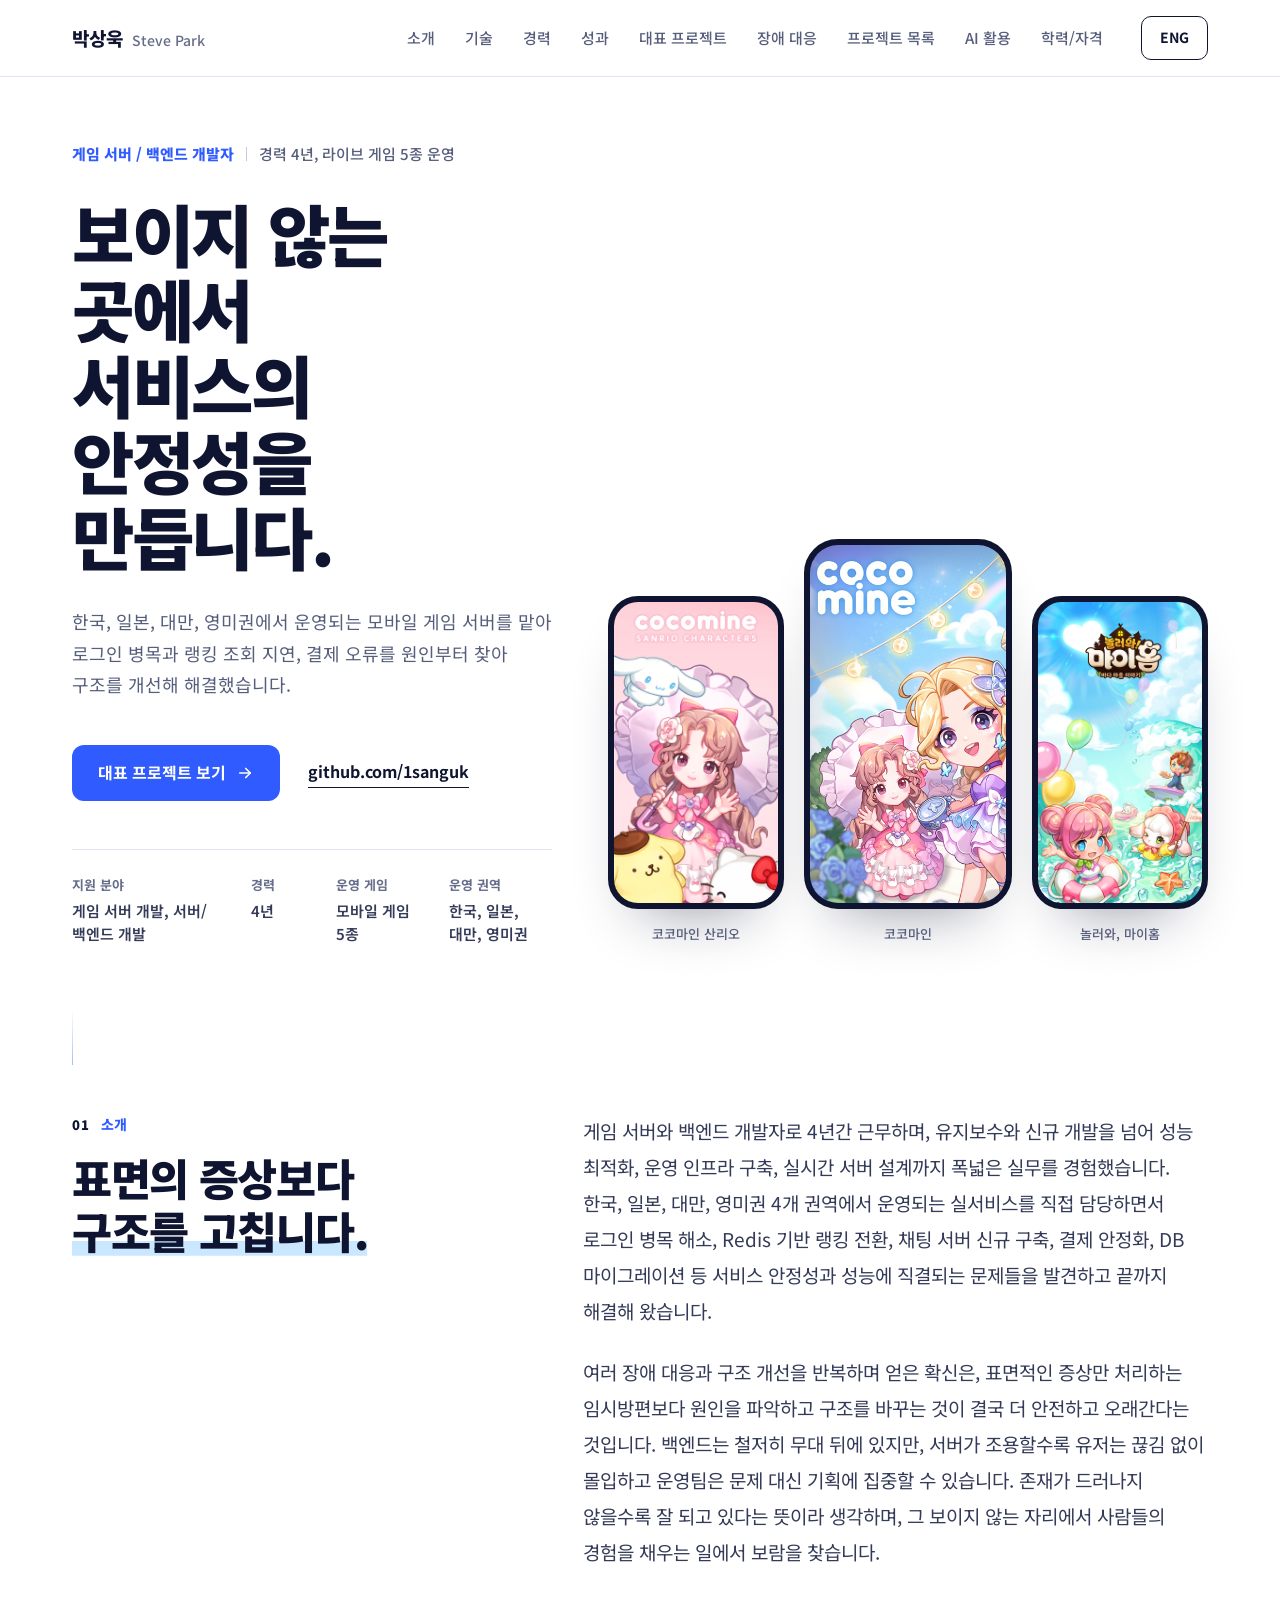
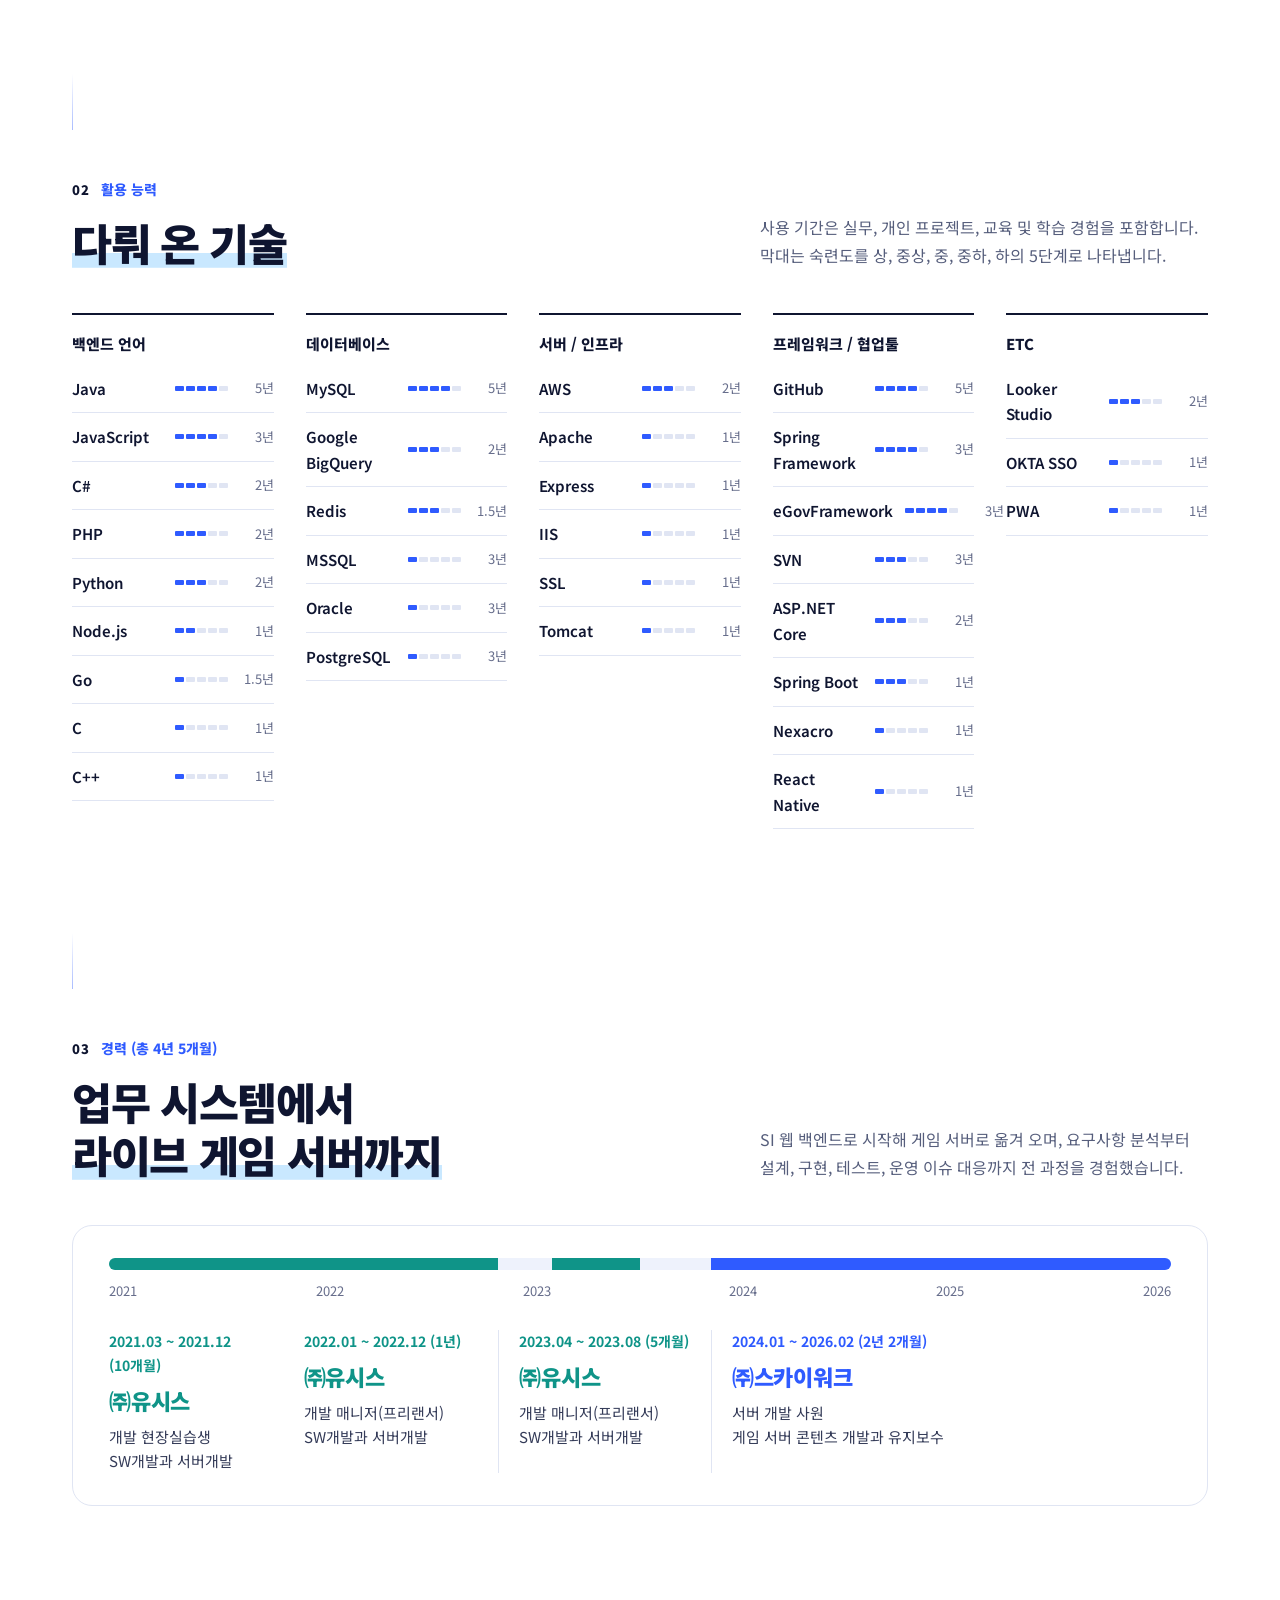
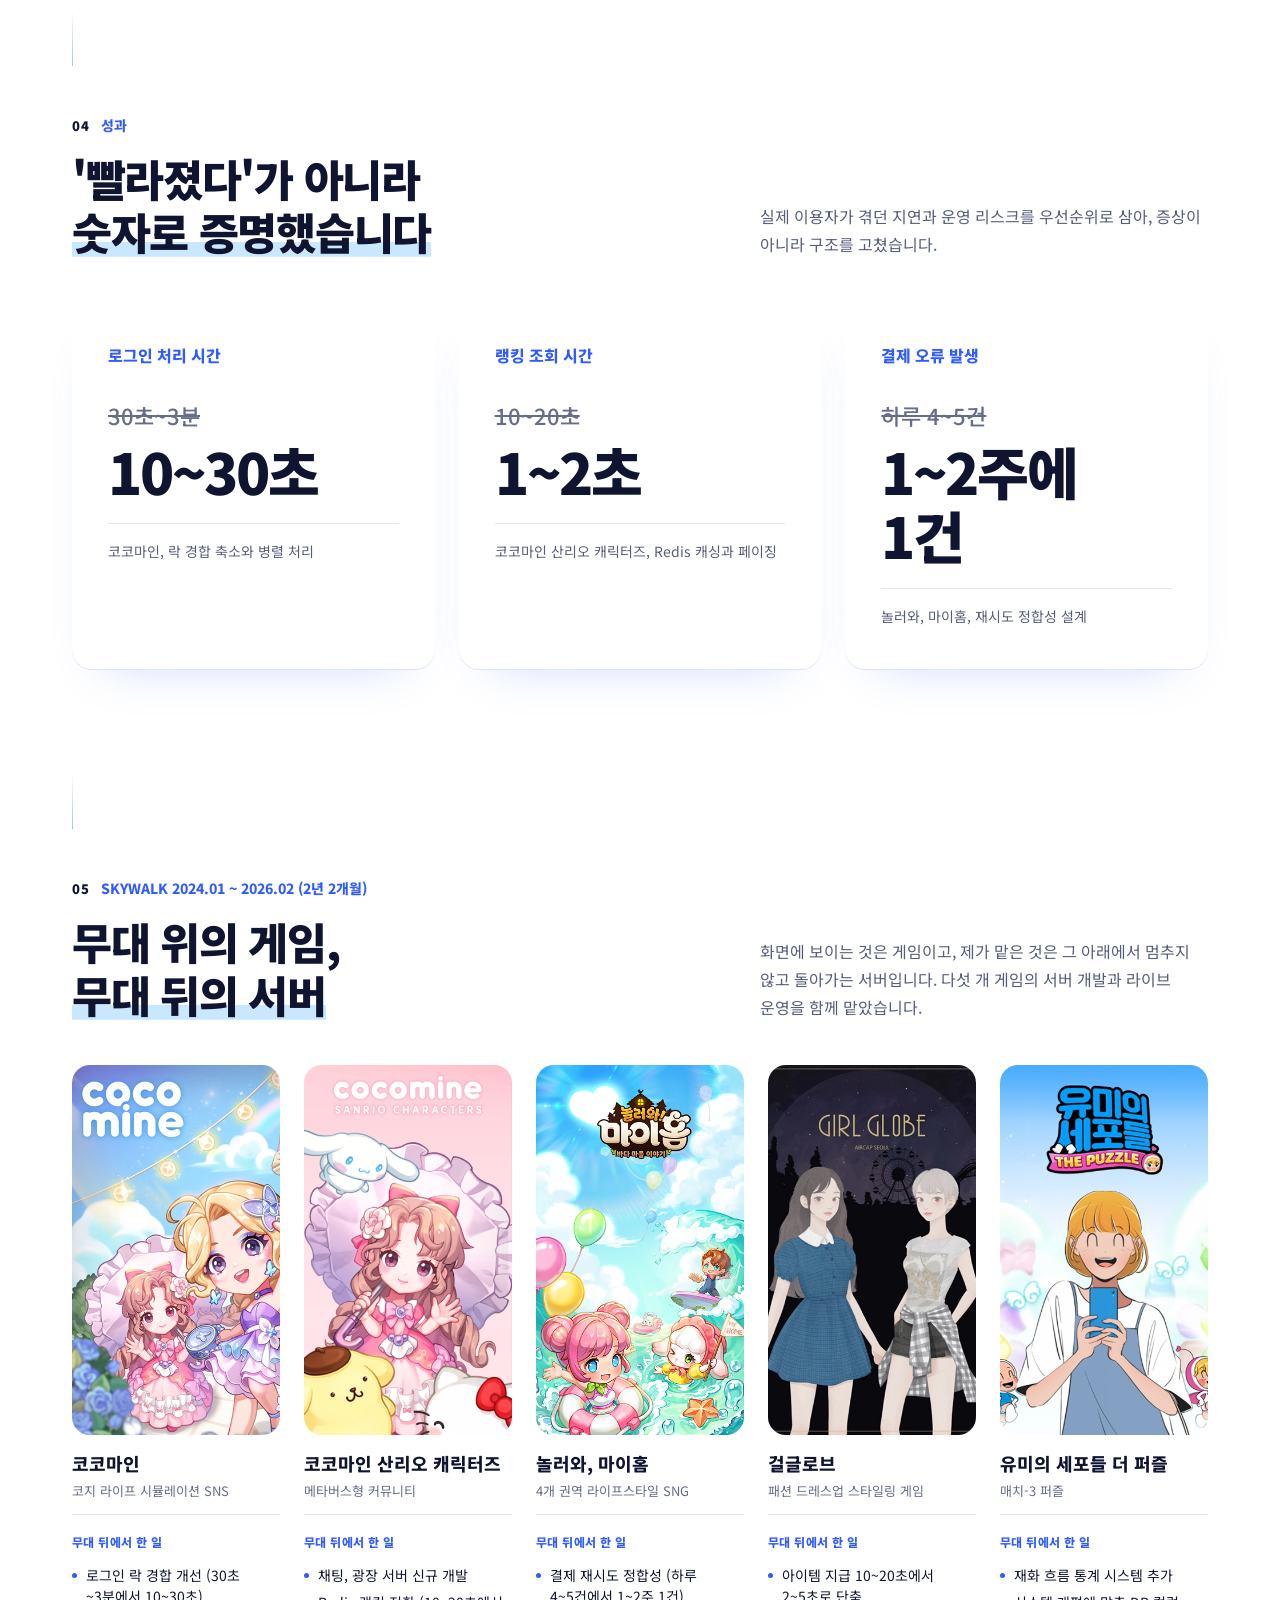
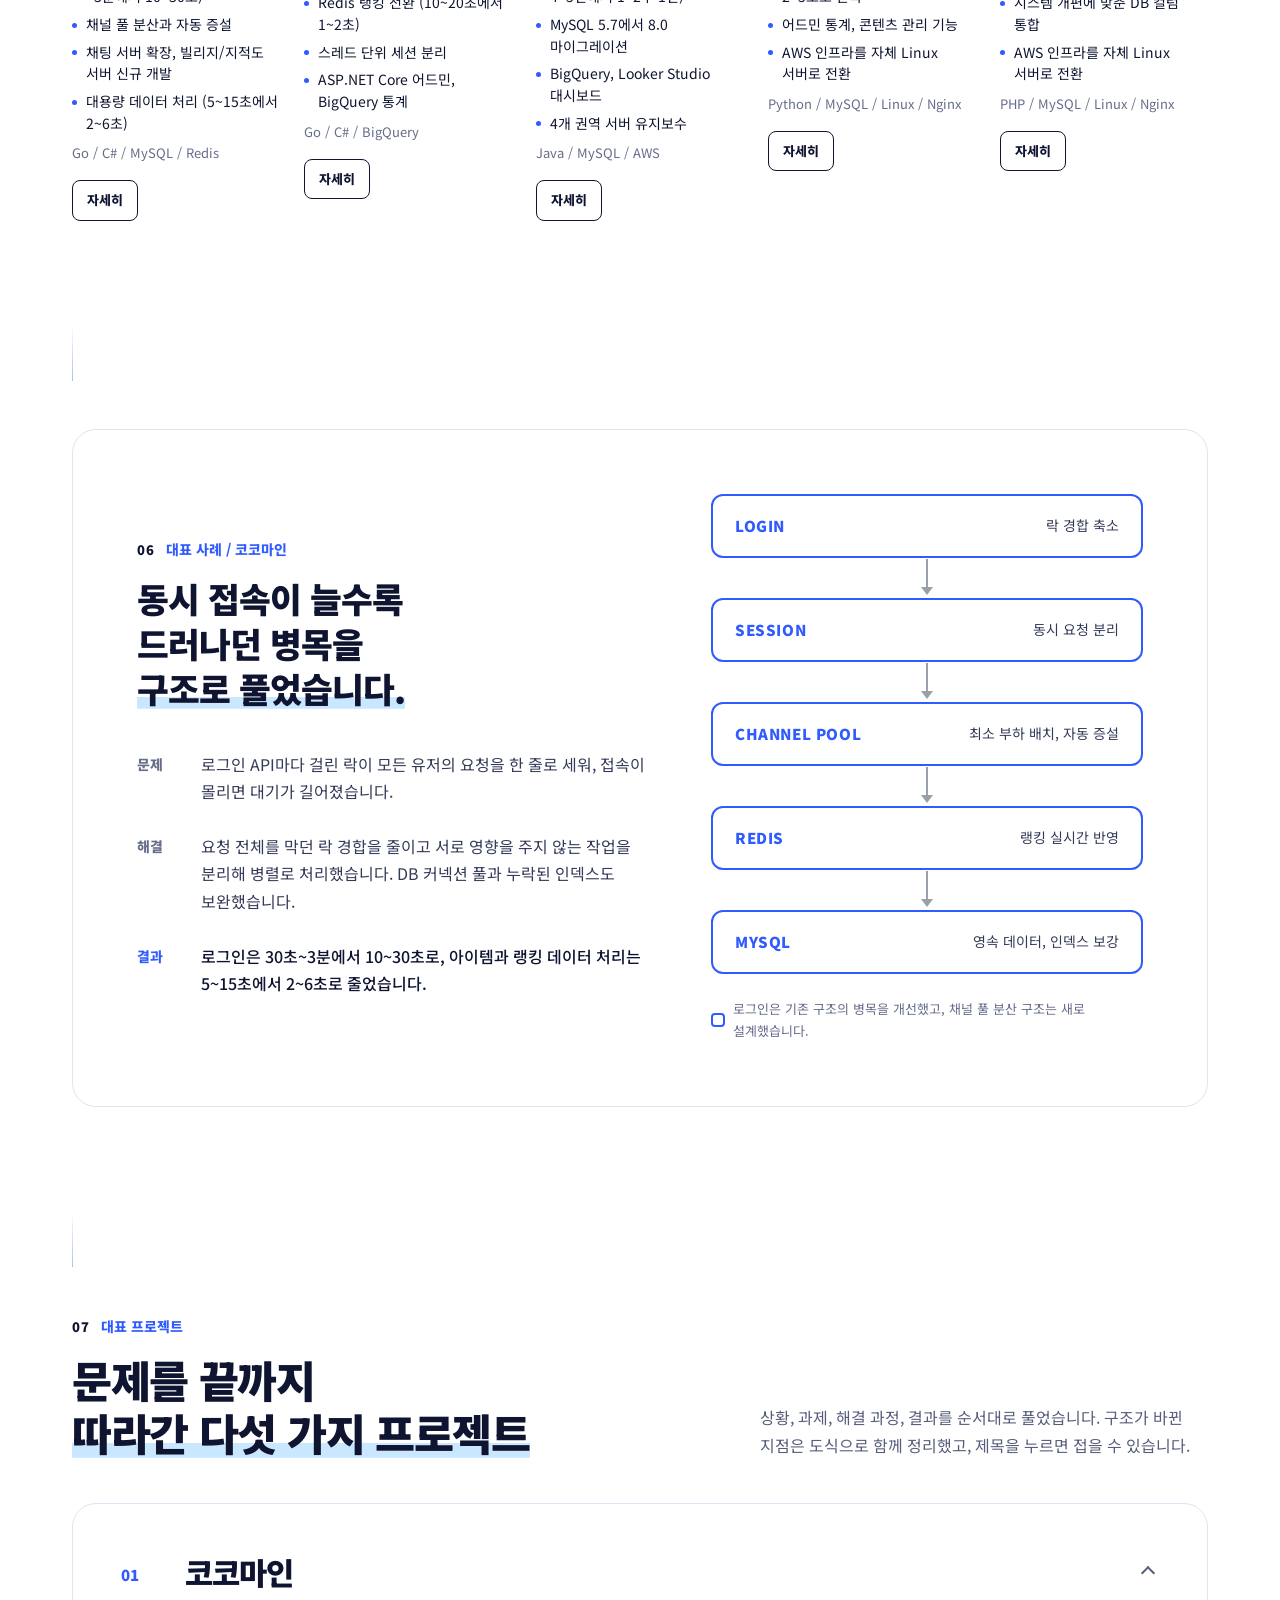
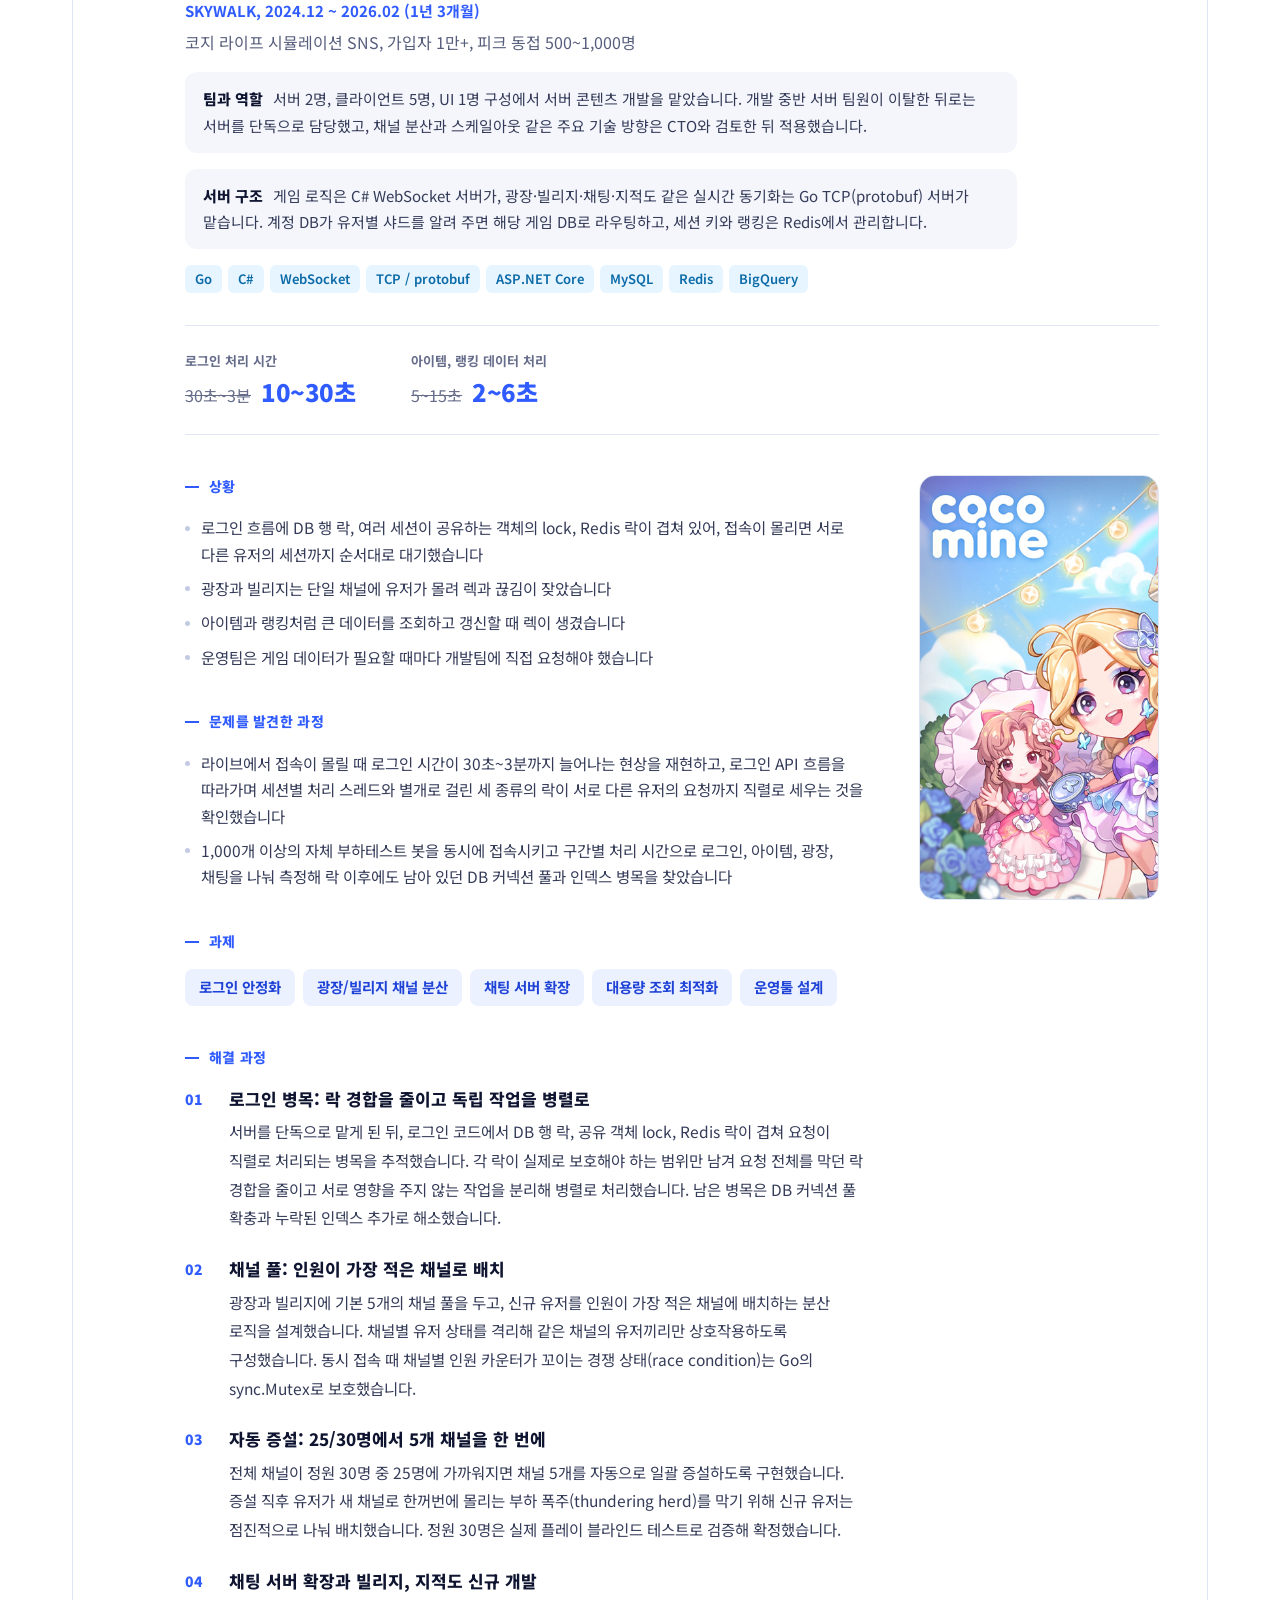
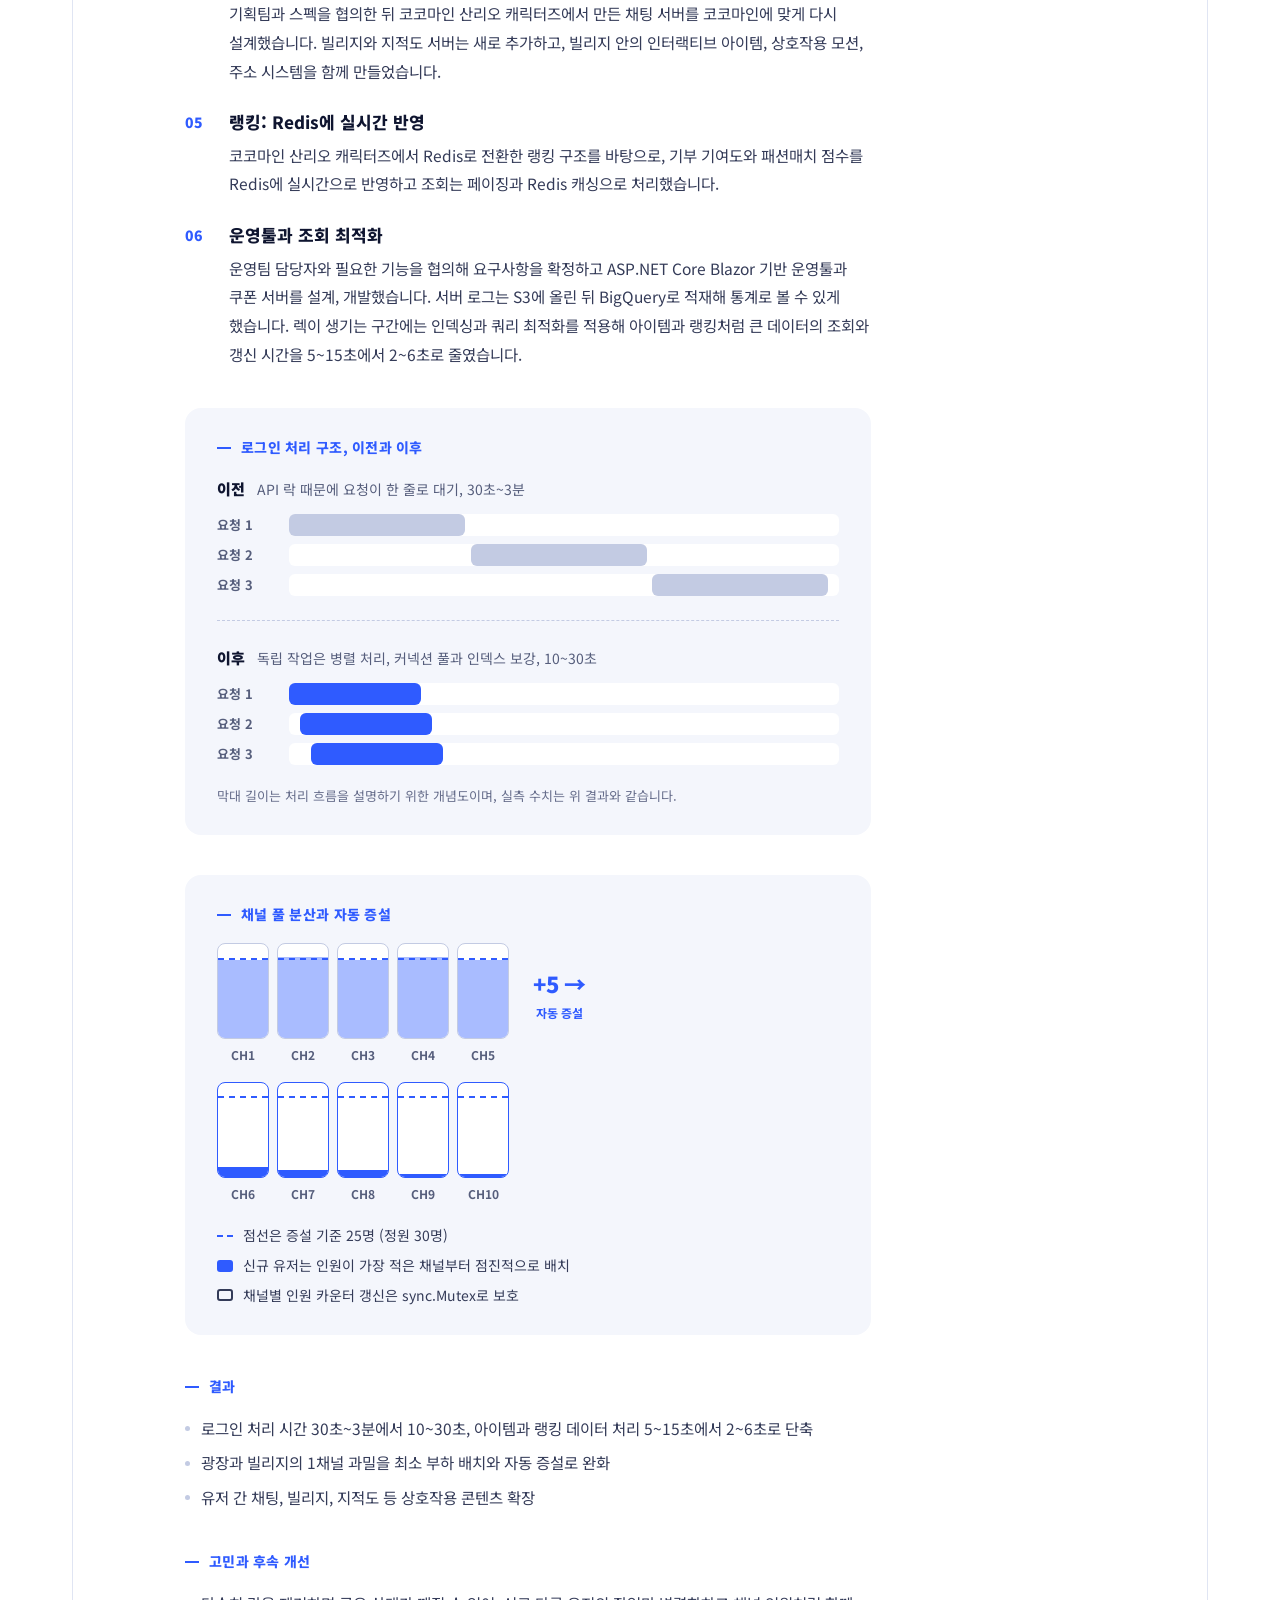
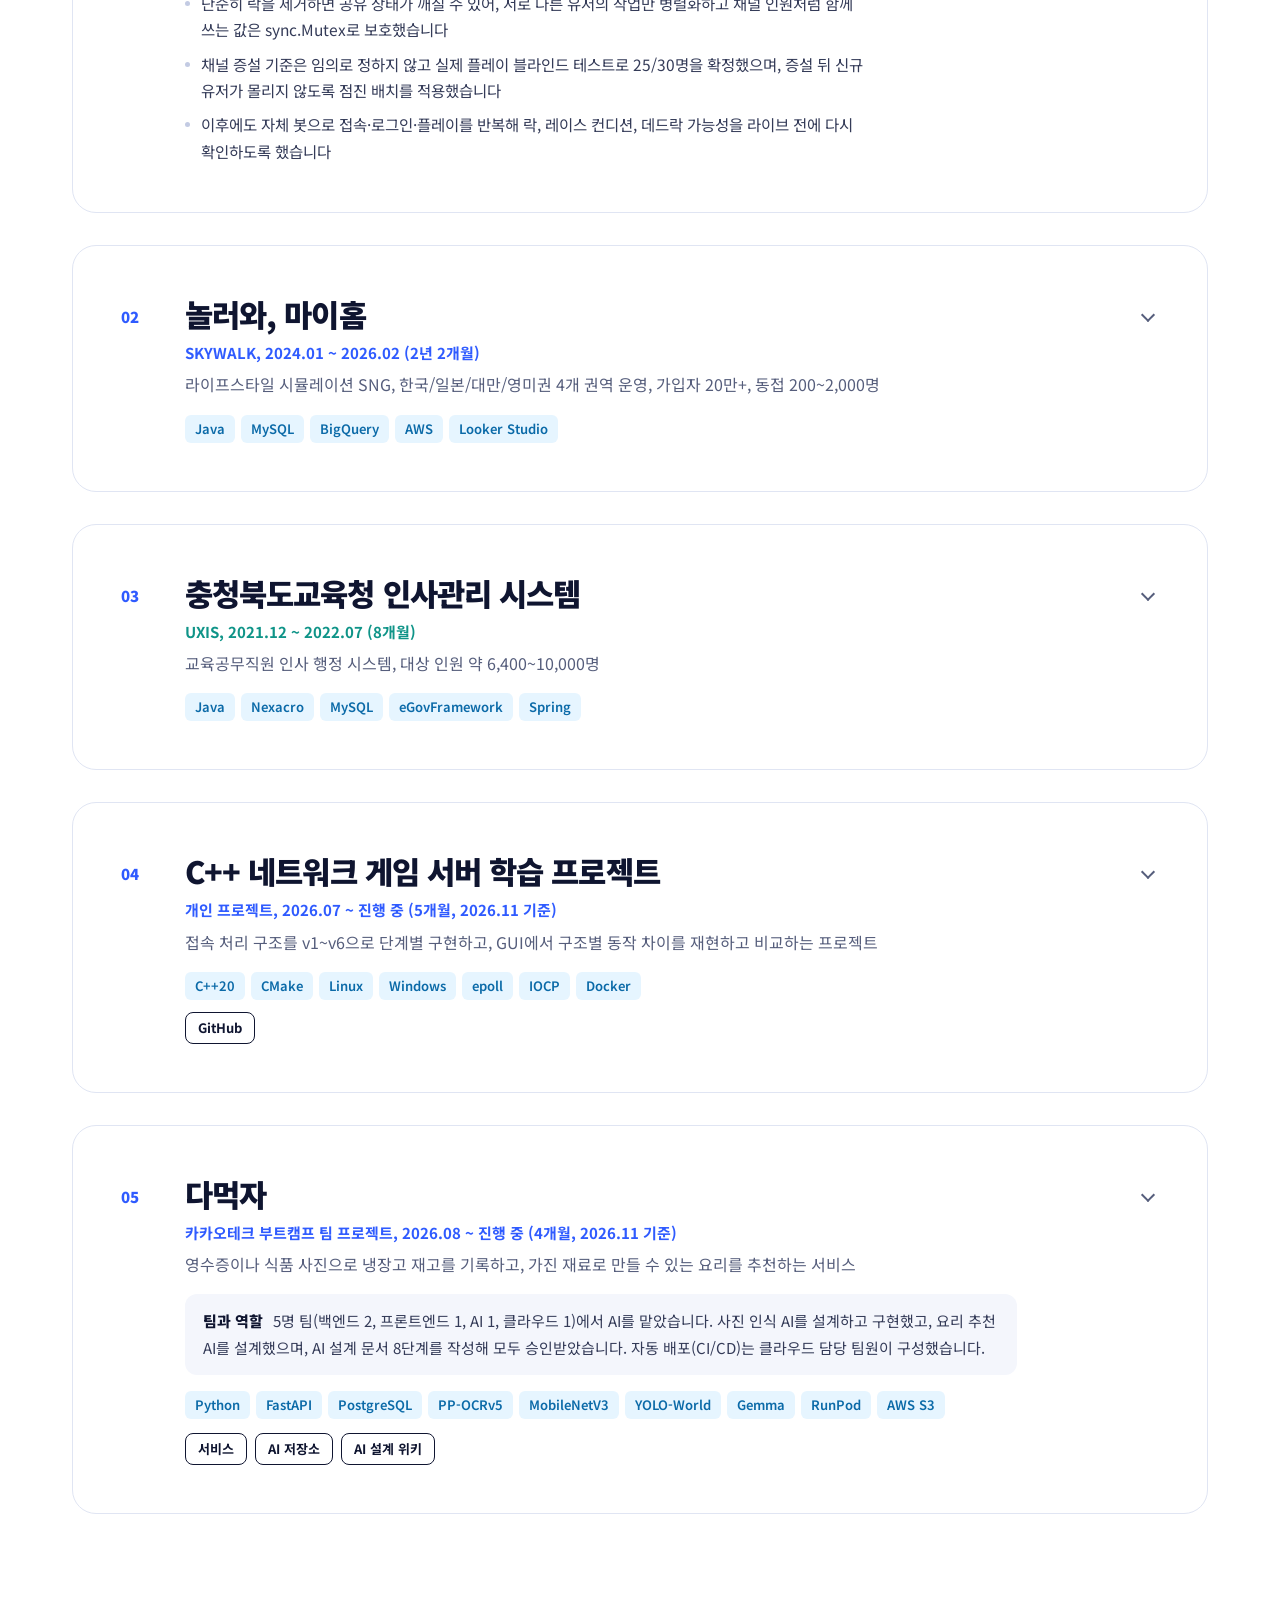
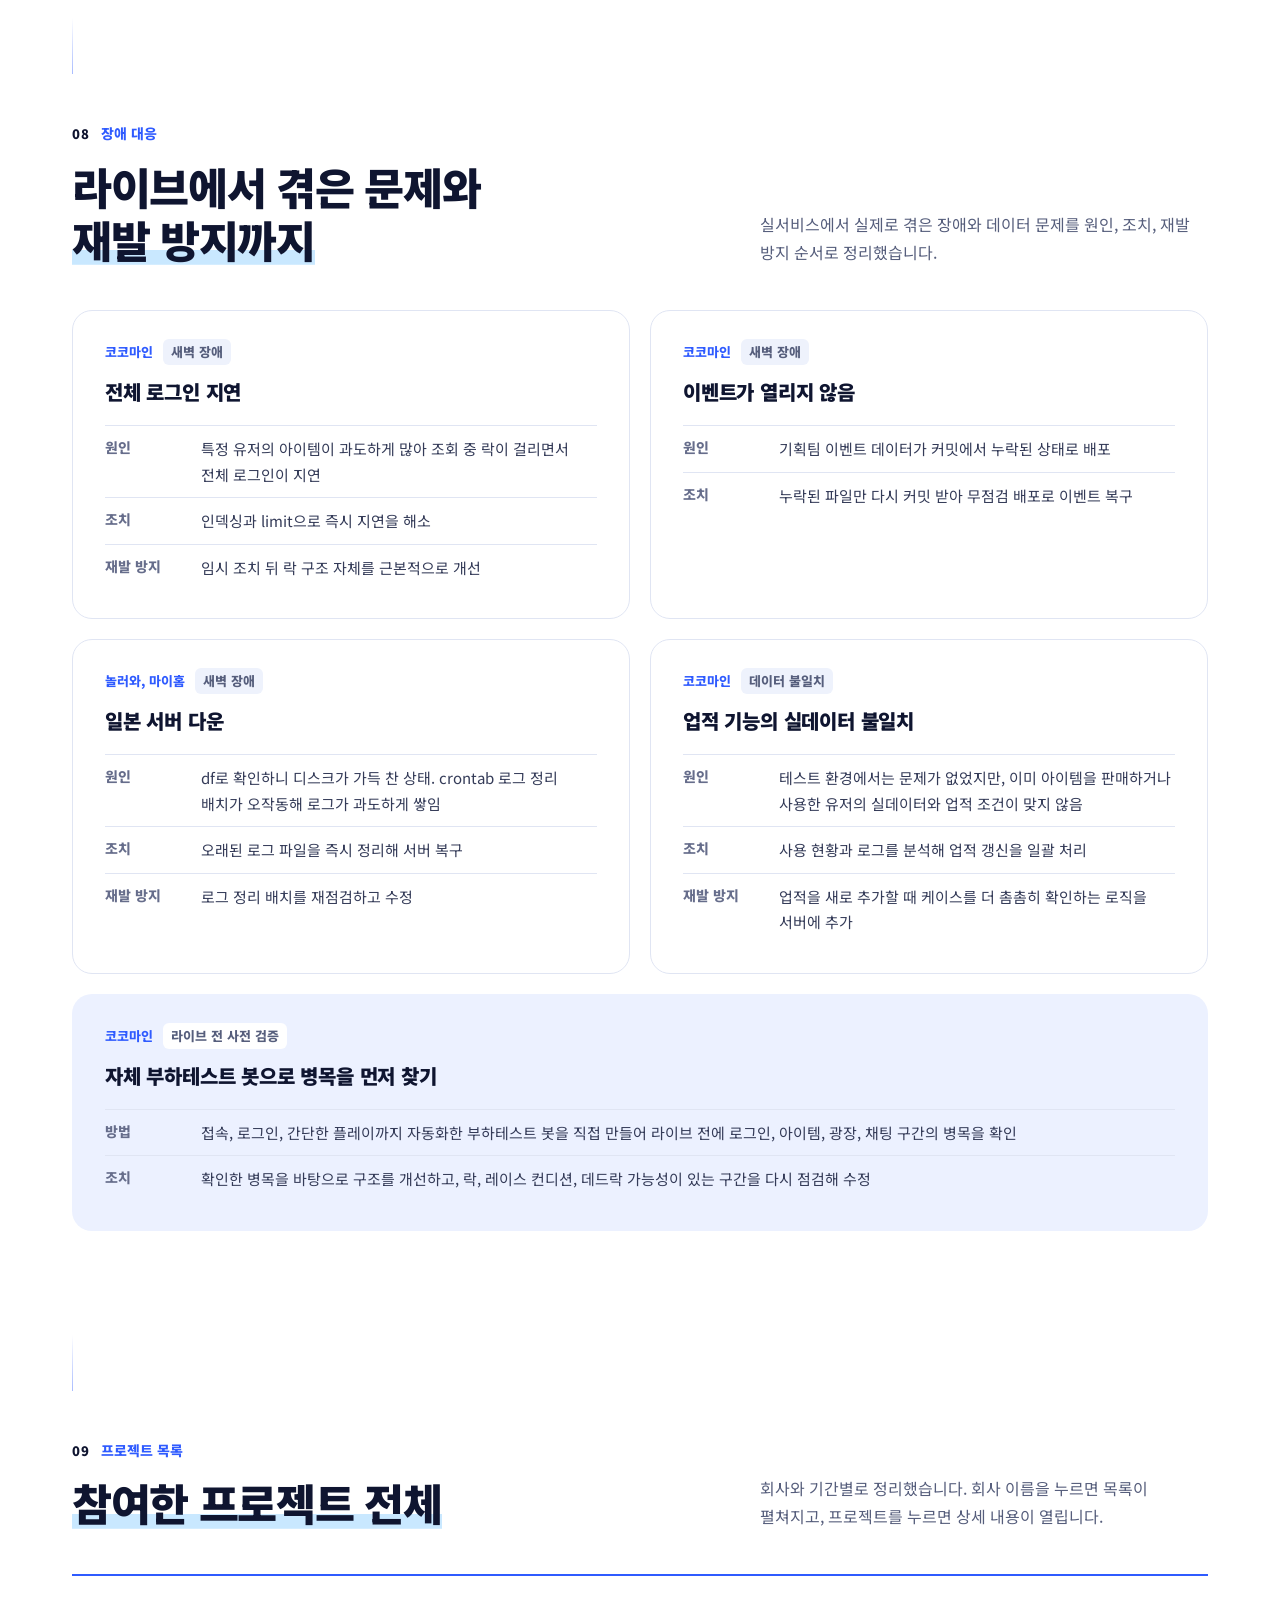
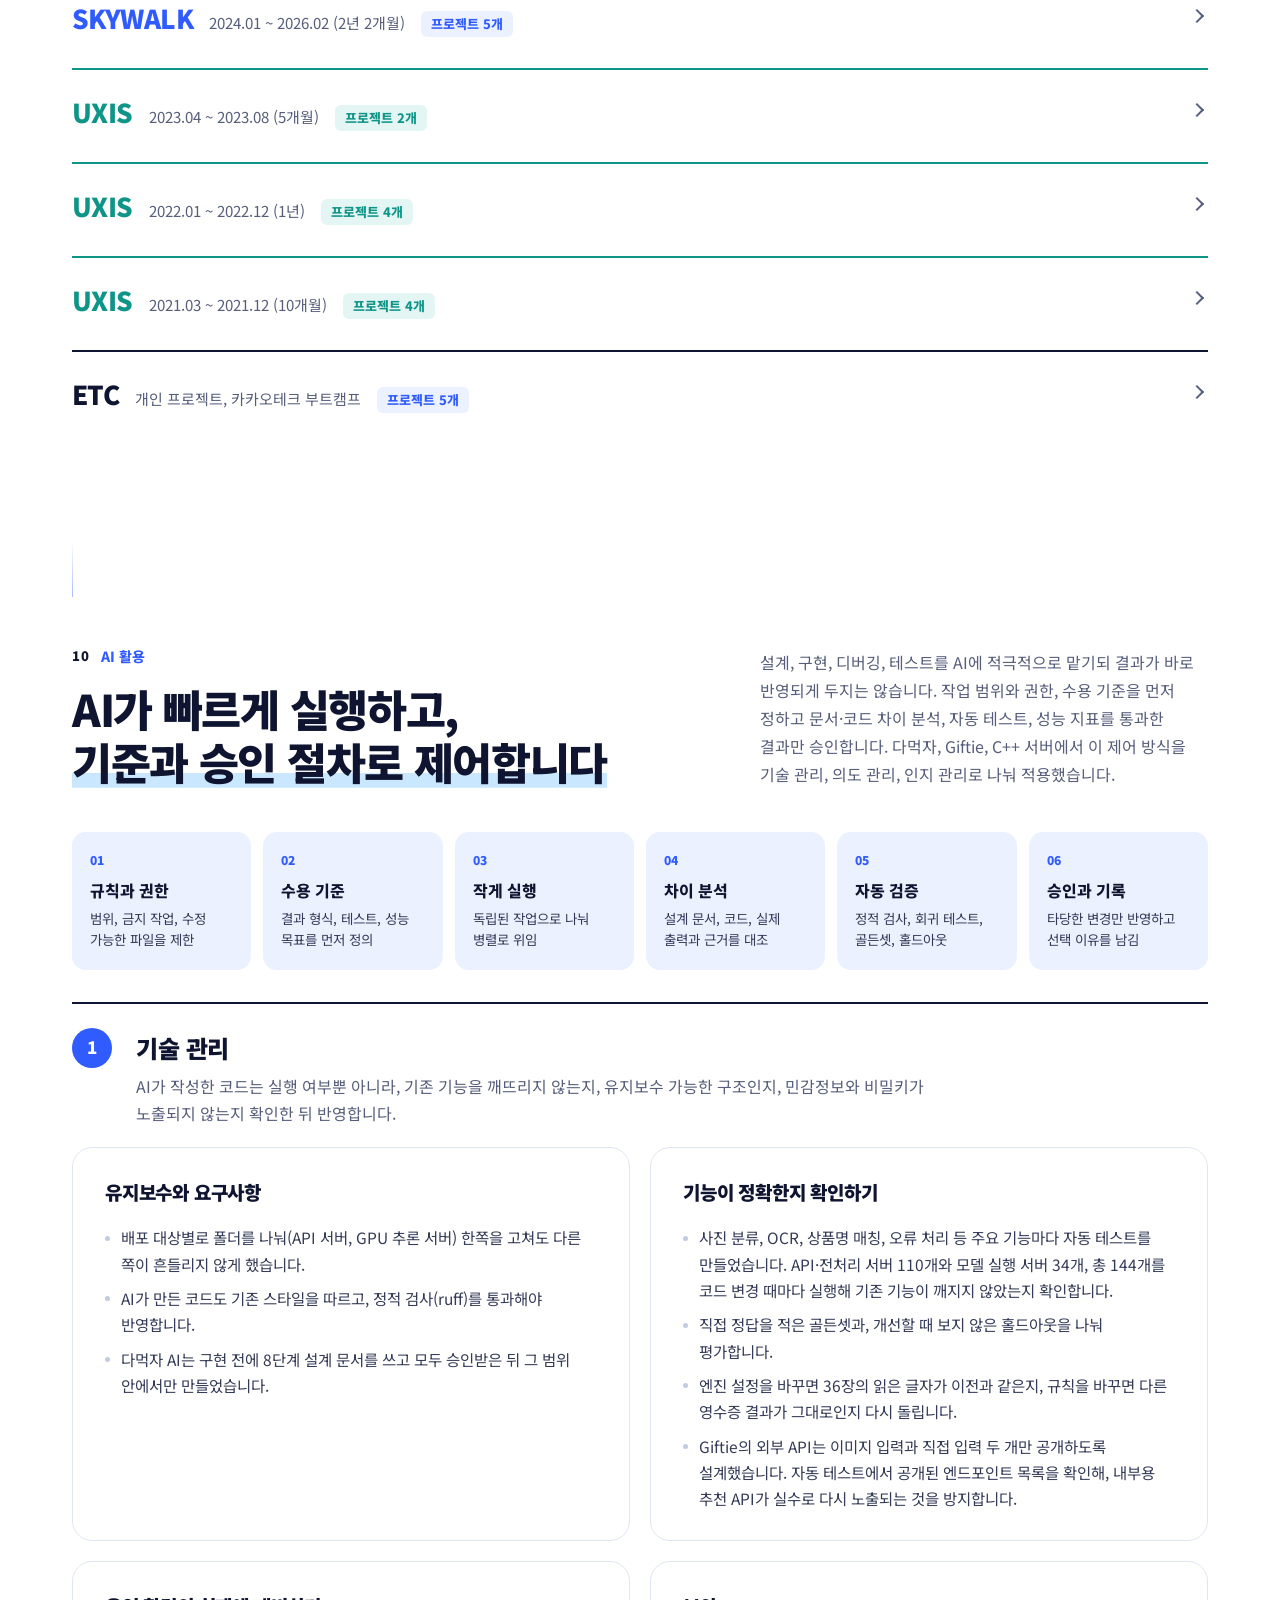
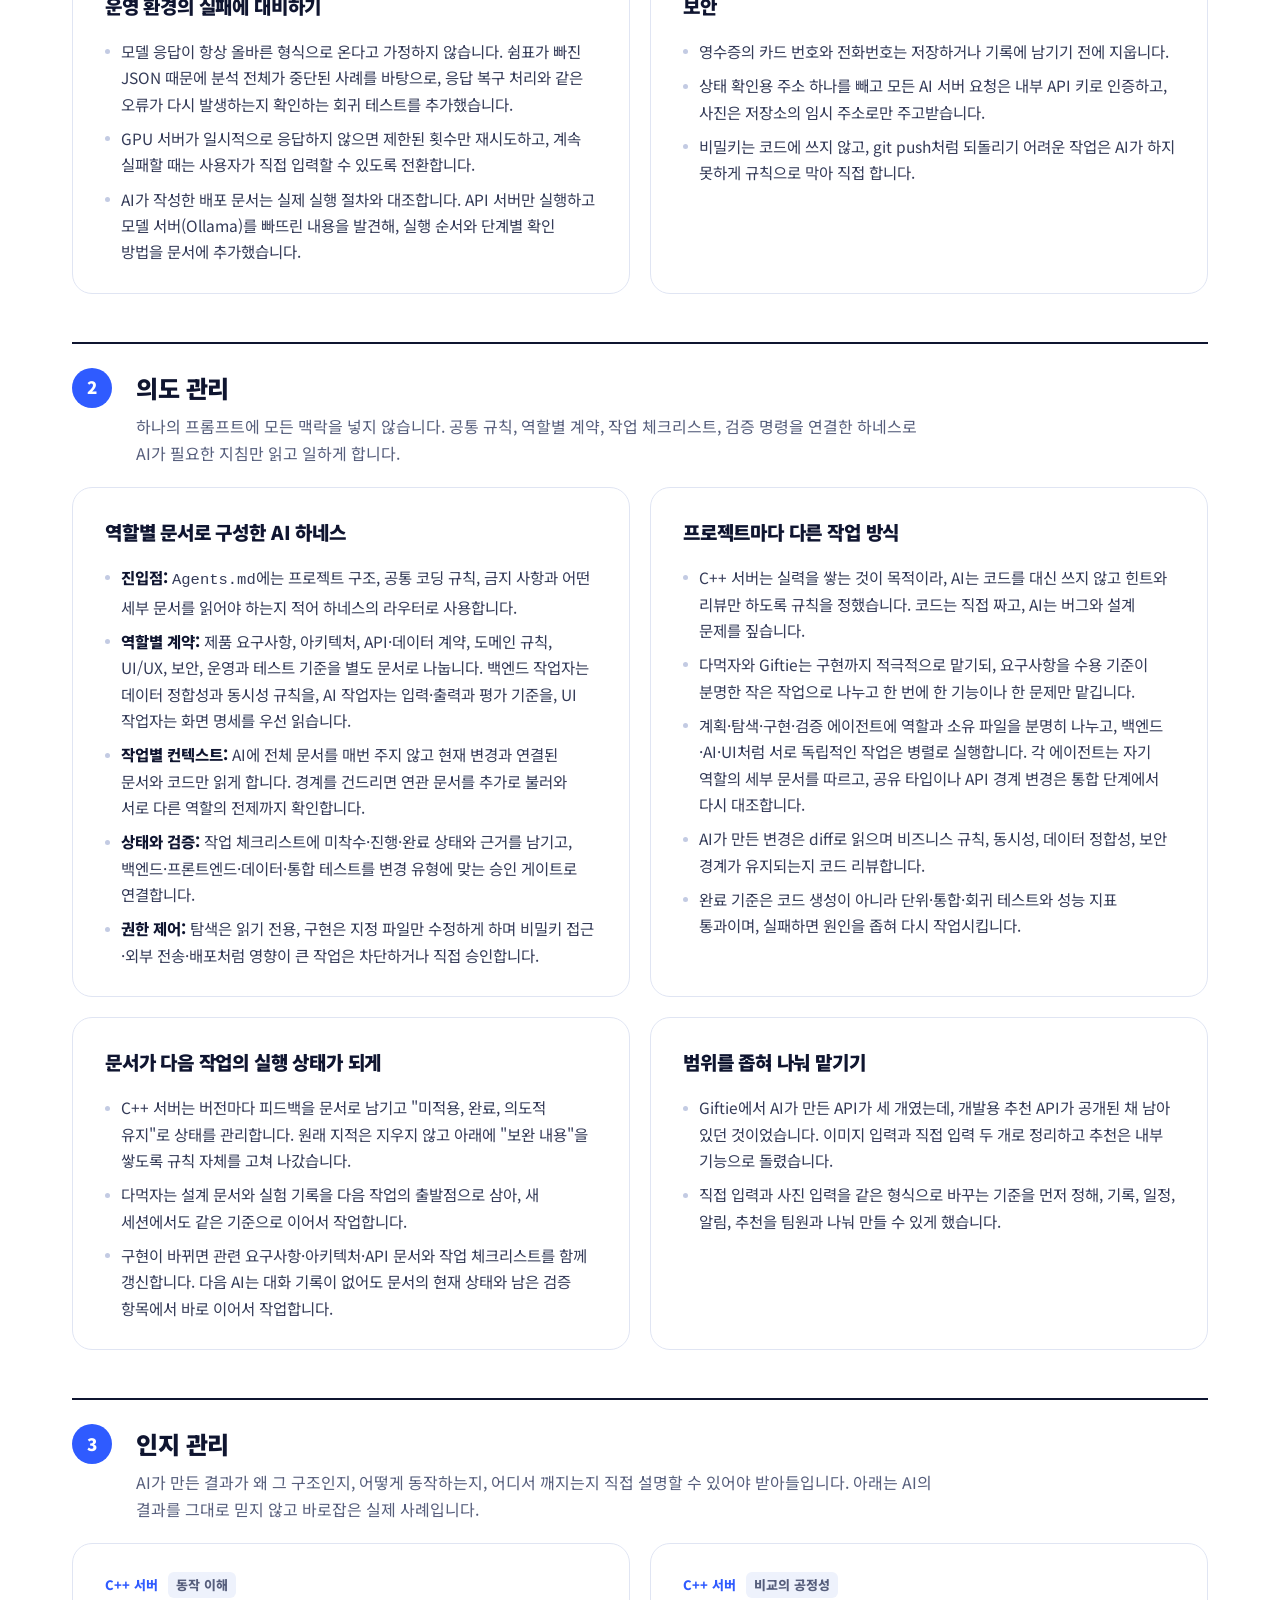
<file: index.html>
<!DOCTYPE html>
<html lang="ko">
<head>
<meta charset="UTF-8">
<meta name="viewport" content="width=device-width, initial-scale=1.0">
<title>박상욱 | 게임 서버 / 백엔드 개발자 포트폴리오</title>
<meta name="description" content="게임 서버와 백엔드 개발자 박상욱의 포트폴리오입니다. 라이브 모바일 게임 5종의 서버 개발과 운영, 성능 개선 사례를 정리했습니다.">
<link rel="preconnect" href="https://fonts.googleapis.com">
<link rel="stylesheet" href="style.css?v=20261015c">
<script>
  (() => {
    const storageKey = 'portfolio_analytics_opt_out';
    const url = new URL(window.location.href);
    const analyticsMode = url.searchParams.get('analytics');
    let analyticsDisabled = analyticsMode === 'off';

    try {
      if (analyticsMode === 'off') {
        localStorage.setItem(storageKey, '1');
      } else if (analyticsMode === 'on') {
        localStorage.removeItem(storageKey);
      }
      analyticsDisabled = analyticsMode !== 'on' && localStorage.getItem(storageKey) === '1';
    } catch (_) {
      // 저장소 접근이 제한된 브라우저에서도 현재 페이지의 off 설정은 적용합니다.
    }

    if (analyticsMode) {
      url.searchParams.delete('analytics');
      history.replaceState(null, '', url.pathname + url.search + url.hash);
    }

    if (analyticsDisabled) return;

    window.dataLayer = window.dataLayer || [];
    window.gtag = function () { window.dataLayer.push(arguments); };
    window.gtag('js', new Date());
    window.gtag('config', 'G-EWLT1RGETE');

    const analyticsScript = document.createElement('script');
    analyticsScript.async = true;
    analyticsScript.src = 'https://www.googletagmanager.com/gtag/js?id=G-EWLT1RGETE';
    document.head.appendChild(analyticsScript);
  })();
</script>
</head>
<body>

<nav class="topnav" aria-label="주요 메뉴">
  <div class="wrap">
    <a href="#top" class="brand"><b>박상욱</b><span>Steve Park</span></a>
    <ul class="mini-toc">
      <li><a href="#introduce">소개</a></li>
      <li><a href="#skills">기술</a></li>
      <li><a href="#career">경력</a></li>
      <li><a href="#impact">성과</a></li>
      <li><a href="#highlights">대표 프로젝트</a></li>
      <li><a href="#incidents">장애 대응</a></li>
      <li><a href="#career-detail">프로젝트 목록</a></li>
      <li><a href="#ai-workflow">AI 활용</a></li>
      <li><a href="#edu">학력/자격</a></li>
    </ul>
    <a href="index_eng.html" class="lang-switch" lang="en">ENG</a>
  </div>
  <div class="scroll-progress" aria-hidden="true"><i></i></div>
</nav>

<header class="hero" id="top">
  <div class="wrap">
    <div class="hero-text">
      <div class="hero-kicker">
        <b>게임 서버 / 백엔드 개발자</b>
        <span class="sep" aria-hidden="true"></span>
        <span>경력 4년, 라이브 게임 5종 운영</span>
      </div>
      <h1>보이지 않는 곳에서<br>서비스의 안정성을<br>만듭니다.</h1>
      <p class="hero-intro">한국, 일본, 대만, 영미권에서 운영되는 모바일 게임 서버를 맡아 로그인 병목과 랭킹 조회 지연, 결제 오류를 원인부터 찾아 구조를 개선해 해결했습니다.</p>
      <div class="hero-actions">
        <a href="#highlights" class="btn-primary">대표 프로젝트 보기<svg viewBox="0 0 24 24" fill="none" stroke="currentColor" stroke-width="2.2" stroke-linecap="round" stroke-linejoin="round" aria-hidden="true"><path d="M5 12h14"/><path d="M13 6l6 6-6 6"/></svg></a>
        <a href="https://github.com/1sanguk" target="_blank" rel="noopener" class="text-link">github.com/1sanguk</a>
      </div>
      <dl class="hero-facts">
        <div><dt>지원 분야</dt><dd>게임 서버 개발, 서버/백엔드 개발</dd></div>
        <div><dt>경력</dt><dd>4년</dd></div>
        <div><dt>운영 게임</dt><dd>모바일 게임 5종</dd></div>
        <div><dt>운영 권역</dt><dd>한국, 일본, 대만, 영미권</dd></div>
      </dl>
    </div>

    <div class="hero-phones">
      <figure class="phone">
        <div class="phone-frame"><img src="images/코코마인산리오캐릭터즈.png" alt="코코마인 산리오 캐릭터즈 대표 이미지"></div>
        <figcaption>코코마인 산리오</figcaption>
      </figure>
      <figure class="phone is-main">
        <div class="phone-frame"><img src="images/코코마인.png" alt="코코마인 대표 이미지"></div>
        <figcaption>코코마인</figcaption>
      </figure>
      <figure class="phone">
        <div class="phone-frame"><img src="images/놀러와마이홈.png" alt="놀러와, 마이홈 대표 이미지"></div>
        <figcaption>놀러와, 마이홈</figcaption>
      </figure>
    </div>
  </div>
</header>

<section class="section reveal" id="introduce">
  <div class="wrap intro-grid">
    <div>
      <div class="section-label">소개</div>
      <h2 class="section-title">표면의 증상보다<br>구조를 고칩니다.</h2>
    </div>
    <div class="intro-body">
      <p>게임 서버와 백엔드 개발자로 4년간 근무하며, 유지보수와 신규 개발을 넘어 성능 최적화, 운영 인프라 구축, 실시간 서버 설계까지 폭넓은 실무를 경험했습니다. 한국, 일본, 대만, 영미권 4개 권역에서 운영되는 실서비스를 직접 담당하면서 로그인 병목 해소, Redis 기반 랭킹 전환, 채팅 서버 신규 구축, 결제 안정화, DB 마이그레이션 등 서비스 안정성과 성능에 직결되는 문제들을 발견하고 끝까지 해결해 왔습니다.</p>
      <p>여러 장애 대응과 구조 개선을 반복하며 얻은 확신은, 표면적인 증상만 처리하는 임시방편보다 원인을 파악하고 구조를 바꾸는 것이 결국 더 안전하고 오래간다는 것입니다. 백엔드는 철저히 무대 뒤에 있지만, 서버가 조용할수록 유저는 끊김 없이 몰입하고 운영팀은 문제 대신 기획에 집중할 수 있습니다. 존재가 드러나지 않을수록 잘 되고 있다는 뜻이라 생각하며, 그 보이지 않는 자리에서 사람들의 경험을 채우는 일에서 보람을 찾습니다.</p>
    </div>
  </div>
</section>

<section class="section reveal" id="skills">
  <div class="wrap">
    <div class="section-head">
      <div>
        <div class="section-label">활용 능력</div>
        <h2 class="section-title">다뤄 온 기술</h2>
      </div>
      <p class="section-desc">사용 기간은 실무, 개인 프로젝트, 교육 및 학습 경험을 포함합니다. 막대는 숙련도를 상, 중상, 중, 중하, 하의 5단계로 나타냅니다.</p>
    </div>
    <div class="skills-grid">
      <div class="skill-col">
        <h3>백엔드 언어</h3>
        <div class="skill-row"><span class="skill-name">Java</span><span class="skill-meta"><span class="meter" data-level="4" role="img" aria-label="숙련도 중상"><i></i><i></i><i></i><i></i><i></i></span><span class="skill-years">5년</span></span></div>
        <div class="skill-row"><span class="skill-name">JavaScript</span><span class="skill-meta"><span class="meter" data-level="4" role="img" aria-label="숙련도 중상"><i></i><i></i><i></i><i></i><i></i></span><span class="skill-years">3년</span></span></div>
        <div class="skill-row"><span class="skill-name">C#</span><span class="skill-meta"><span class="meter" data-level="3" role="img" aria-label="숙련도 중"><i></i><i></i><i></i><i></i><i></i></span><span class="skill-years">2년</span></span></div>
        <div class="skill-row"><span class="skill-name">PHP</span><span class="skill-meta"><span class="meter" data-level="3" role="img" aria-label="숙련도 중"><i></i><i></i><i></i><i></i><i></i></span><span class="skill-years">2년</span></span></div>
        <div class="skill-row"><span class="skill-name">Python</span><span class="skill-meta"><span class="meter" data-level="3" role="img" aria-label="숙련도 중"><i></i><i></i><i></i><i></i><i></i></span><span class="skill-years">2년</span></span></div>
        <div class="skill-row"><span class="skill-name">Node.js</span><span class="skill-meta"><span class="meter" data-level="2" role="img" aria-label="숙련도 중하"><i></i><i></i><i></i><i></i><i></i></span><span class="skill-years">1년</span></span></div>
        <div class="skill-row"><span class="skill-name">Go</span><span class="skill-meta"><span class="meter" data-level="1" role="img" aria-label="숙련도 하"><i></i><i></i><i></i><i></i><i></i></span><span class="skill-years">1.5년</span></span></div>
        <div class="skill-row"><span class="skill-name">C</span><span class="skill-meta"><span class="meter" data-level="1" role="img" aria-label="숙련도 하"><i></i><i></i><i></i><i></i><i></i></span><span class="skill-years">1년</span></span></div>
        <div class="skill-row"><span class="skill-name">C++</span><span class="skill-meta"><span class="meter" data-level="1" role="img" aria-label="숙련도 하"><i></i><i></i><i></i><i></i><i></i></span><span class="skill-years">1년</span></span></div>
      </div>
      <div class="skill-col">
        <h3>데이터베이스</h3>
        <div class="skill-row"><span class="skill-name">MySQL</span><span class="skill-meta"><span class="meter" data-level="4" role="img" aria-label="숙련도 중상"><i></i><i></i><i></i><i></i><i></i></span><span class="skill-years">5년</span></span></div>
        <div class="skill-row"><span class="skill-name">Google BigQuery</span><span class="skill-meta"><span class="meter" data-level="3" role="img" aria-label="숙련도 중"><i></i><i></i><i></i><i></i><i></i></span><span class="skill-years">2년</span></span></div>
        <div class="skill-row"><span class="skill-name">Redis</span><span class="skill-meta"><span class="meter" data-level="3" role="img" aria-label="숙련도 중"><i></i><i></i><i></i><i></i><i></i></span><span class="skill-years">1.5년</span></span></div>
        <div class="skill-row"><span class="skill-name">MSSQL</span><span class="skill-meta"><span class="meter" data-level="1" role="img" aria-label="숙련도 하"><i></i><i></i><i></i><i></i><i></i></span><span class="skill-years">3년</span></span></div>
        <div class="skill-row"><span class="skill-name">Oracle</span><span class="skill-meta"><span class="meter" data-level="1" role="img" aria-label="숙련도 하"><i></i><i></i><i></i><i></i><i></i></span><span class="skill-years">3년</span></span></div>
        <div class="skill-row"><span class="skill-name">PostgreSQL</span><span class="skill-meta"><span class="meter" data-level="1" role="img" aria-label="숙련도 하"><i></i><i></i><i></i><i></i><i></i></span><span class="skill-years">3년</span></span></div>
      </div>
      <div class="skill-col">
        <h3>서버 / 인프라</h3>
        <div class="skill-row"><span class="skill-name">AWS</span><span class="skill-meta"><span class="meter" data-level="3" role="img" aria-label="숙련도 중"><i></i><i></i><i></i><i></i><i></i></span><span class="skill-years">2년</span></span></div>
        <div class="skill-row"><span class="skill-name">Apache</span><span class="skill-meta"><span class="meter" data-level="1" role="img" aria-label="숙련도 하"><i></i><i></i><i></i><i></i><i></i></span><span class="skill-years">1년</span></span></div>
        <div class="skill-row"><span class="skill-name">Express</span><span class="skill-meta"><span class="meter" data-level="1" role="img" aria-label="숙련도 하"><i></i><i></i><i></i><i></i><i></i></span><span class="skill-years">1년</span></span></div>
        <div class="skill-row"><span class="skill-name">IIS</span><span class="skill-meta"><span class="meter" data-level="1" role="img" aria-label="숙련도 하"><i></i><i></i><i></i><i></i><i></i></span><span class="skill-years">1년</span></span></div>
        <div class="skill-row"><span class="skill-name">SSL</span><span class="skill-meta"><span class="meter" data-level="1" role="img" aria-label="숙련도 하"><i></i><i></i><i></i><i></i><i></i></span><span class="skill-years">1년</span></span></div>
        <div class="skill-row"><span class="skill-name">Tomcat</span><span class="skill-meta"><span class="meter" data-level="1" role="img" aria-label="숙련도 하"><i></i><i></i><i></i><i></i><i></i></span><span class="skill-years">1년</span></span></div>
      </div>
      <div class="skill-col">
        <h3>프레임워크 / 협업툴</h3>
        <div class="skill-row"><span class="skill-name">GitHub</span><span class="skill-meta"><span class="meter" data-level="4" role="img" aria-label="숙련도 중상"><i></i><i></i><i></i><i></i><i></i></span><span class="skill-years">5년</span></span></div>
        <div class="skill-row"><span class="skill-name">Spring Framework</span><span class="skill-meta"><span class="meter" data-level="4" role="img" aria-label="숙련도 중상"><i></i><i></i><i></i><i></i><i></i></span><span class="skill-years">3년</span></span></div>
        <div class="skill-row"><span class="skill-name">eGovFramework</span><span class="skill-meta"><span class="meter" data-level="4" role="img" aria-label="숙련도 중상"><i></i><i></i><i></i><i></i><i></i></span><span class="skill-years">3년</span></span></div>
        <div class="skill-row"><span class="skill-name">SVN</span><span class="skill-meta"><span class="meter" data-level="3" role="img" aria-label="숙련도 중"><i></i><i></i><i></i><i></i><i></i></span><span class="skill-years">3년</span></span></div>
        <div class="skill-row"><span class="skill-name">ASP.NET Core</span><span class="skill-meta"><span class="meter" data-level="3" role="img" aria-label="숙련도 중"><i></i><i></i><i></i><i></i><i></i></span><span class="skill-years">2년</span></span></div>
        <div class="skill-row"><span class="skill-name">Spring Boot</span><span class="skill-meta"><span class="meter" data-level="3" role="img" aria-label="숙련도 중"><i></i><i></i><i></i><i></i><i></i></span><span class="skill-years">1년</span></span></div>
        <div class="skill-row"><span class="skill-name">Nexacro</span><span class="skill-meta"><span class="meter" data-level="1" role="img" aria-label="숙련도 하"><i></i><i></i><i></i><i></i><i></i></span><span class="skill-years">1년</span></span></div>
        <div class="skill-row"><span class="skill-name">React Native</span><span class="skill-meta"><span class="meter" data-level="1" role="img" aria-label="숙련도 하"><i></i><i></i><i></i><i></i><i></i></span><span class="skill-years">1년</span></span></div>
      </div>
      <div class="skill-col">
        <h3>ETC</h3>
        <div class="skill-row"><span class="skill-name">Looker Studio</span><span class="skill-meta"><span class="meter" data-level="3" role="img" aria-label="숙련도 중"><i></i><i></i><i></i><i></i><i></i></span><span class="skill-years">2년</span></span></div>
        <div class="skill-row"><span class="skill-name">OKTA SSO</span><span class="skill-meta"><span class="meter" data-level="1" role="img" aria-label="숙련도 하"><i></i><i></i><i></i><i></i><i></i></span><span class="skill-years">1년</span></span></div>
        <div class="skill-row"><span class="skill-name">PWA</span><span class="skill-meta"><span class="meter" data-level="1" role="img" aria-label="숙련도 하"><i></i><i></i><i></i><i></i><i></i></span><span class="skill-years">1년</span></span></div>
      </div>
    </div>
  </div>
</section>

<section class="section reveal" id="career">
  <div class="wrap">
    <div class="section-head">
      <div>
        <div class="section-label">경력 (총 4년 5개월)</div>
        <h2 class="section-title">업무 시스템에서<br>라이브 게임 서버까지</h2>
      </div>
      <p class="section-desc">SI 웹 백엔드로 시작해 게임 서버로 옮겨 오며, 요구사항 분석부터 설계, 구현, 테스트, 운영 이슈 대응까지 전 과정을 경험했습니다.</p>
    </div>

    <div class="career-timeline">
      <div class="career-timeline-bar">
        <div class="tl-seg uxis" style="width:16.67%" title="㈜유시스 현장실습생 (2021.03~2021.12)"></div>
        <div class="tl-seg uxis" style="width:20%" title="㈜유시스 매니저 (2022.01~2022.12)"></div>
        <div class="tl-seg gap" style="width:5%" title="공백기 (2023.01~2023.03)"></div>
        <div class="tl-seg uxis" style="width:8.33%" title="㈜유시스 매니저 (2023.04~2023.08)"></div>
        <div class="tl-seg gap" style="width:6.67%" title="공백기 (2023.09~2023.12)"></div>
        <div class="tl-seg skywalk" style="width:43.33%" title="㈜스카이워크 사원 (2024.01~2026.02)"></div>
      </div>
      <div class="career-timeline-years">
        <span>2021</span><span>2022</span><span>2023</span><span>2024</span><span>2025</span><span>2026</span>
      </div>
      <div class="career-cols">
        <div class="career-col is-uxis is-split" style="--w:36.67%">
          <div class="cc-entry"><span class="period">2021.03 ~ 2021.12 (10개월)</span><b>㈜유시스</b><span class="sub">개발 현장실습생<br>SW개발과 서버개발</span></div>
          <div class="cc-entry"><span class="period">2022.01 ~ 2022.12 (1년)</span><b>㈜유시스</b><span class="sub">개발 매니저(프리랜서)<br>SW개발과 서버개발</span></div>
        </div>
        <div class="career-col is-uxis" style="--w:20%">
          <div class="cc-entry"><span class="period">2023.04 ~ 2023.08 (5개월)</span><b>㈜유시스</b><span class="sub">개발 매니저(프리랜서)<br>SW개발과 서버개발</span></div>
        </div>
        <div class="career-col is-skywalk" style="--w:43.33%">
          <div class="cc-entry"><span class="period">2024.01 ~ 2026.02 (2년 2개월)</span><b>㈜스카이워크</b><span class="sub">서버 개발 사원<br>게임 서버 콘텐츠 개발과 유지보수</span></div>
        </div>
      </div>
    </div>
  </div>
</section>

<section class="section impact reveal" id="impact">
  <div class="wrap">
    <div class="section-head">
      <div>
        <div class="section-label">성과</div>
        <h2 class="section-title">'빨라졌다'가 아니라<br>숫자로 증명했습니다</h2>
      </div>
      <p class="section-desc">실제 이용자가 겪던 지연과 운영 리스크를 우선순위로 삼아, 증상이 아니라 구조를 고쳤습니다.</p>
    </div>
    <div class="metrics">
      <div class="metric">
        <span class="metric-label">로그인 처리 시간</span>
        <span class="metric-before"><span class="sr-only">기존 </span>30초~3분</span>
        <span class="metric-after"><span class="sr-only">개선 후 </span>10~30초</span>
        <span class="metric-note">코코마인, 락 경합 축소와 병렬 처리</span>
      </div>
      <div class="metric">
        <span class="metric-label">랭킹 조회 시간</span>
        <span class="metric-before"><span class="sr-only">기존 </span>10~20초</span>
        <span class="metric-after"><span class="sr-only">개선 후 </span>1~2초</span>
        <span class="metric-note">코코마인 산리오 캐릭터즈, Redis 캐싱과 페이징</span>
      </div>
      <div class="metric">
        <span class="metric-label">결제 오류 발생</span>
        <span class="metric-before"><span class="sr-only">기존 </span>하루 4~5건</span>
        <span class="metric-after"><span class="sr-only">개선 후 </span>1~2주에 1건</span>
        <span class="metric-note">놀러와, 마이홈, 재시도 정합성 설계</span>
      </div>
    </div>
  </div>
</section>

<section class="section reveal" id="games">
  <div class="wrap">
    <div class="section-head">
      <div>
        <div class="section-label">SKYWALK 2024.01 ~ 2026.02 (2년 2개월)</div>
        <h2 class="section-title">무대 위의 게임,<br>무대 뒤의 서버</h2>
      </div>
      <p class="section-desc">화면에 보이는 것은 게임이고, 제가 맡은 것은 그 아래에서 멈추지 않고 돌아가는 서버입니다. 다섯 개 게임의 서버 개발과 라이브 운영을 함께 맡았습니다.</p>
    </div>
    <div class="games-grid">
      <article class="game">
        <img class="game-shot" src="images/코코마인.png" alt="코코마인 게임 화면" loading="lazy">
        <h3 class="game-name">코코마인</h3>
        <p class="game-genre">코지 라이프 시뮬레이션 SNS</p>
        <div class="game-work">
          <span class="game-work-label">무대 뒤에서 한 일</span>
          <ul class="game-points"><li>로그인 락 경합 개선 (30초~3분에서 10~30초)</li><li>채널 풀 분산과 자동 증설</li><li>채팅 서버 확장, 빌리지/지적도 서버 신규 개발</li><li>대용량 데이터 처리 (5~15초에서 2~6초)</li></ul>
        </div>
        <p class="game-stack">Go / C# / MySQL / Redis</p>
        <a class="game-detail-link" href="#deep-cocomine">자세히</a>
      </article>
      <article class="game">
        <img class="game-shot" src="images/코코마인산리오캐릭터즈.png" alt="코코마인 산리오 캐릭터즈 게임 화면" loading="lazy">
        <h3 class="game-name">코코마인 산리오 캐릭터즈</h3>
        <p class="game-genre">메타버스형 커뮤니티</p>
        <div class="game-work">
          <span class="game-work-label">무대 뒤에서 한 일</span>
          <ul class="game-points"><li>채팅, 광장 서버 신규 개발</li><li>Redis 랭킹 전환 (10~20초에서 1~2초)</li><li>스레드 단위 세션 분리</li><li>ASP.NET Core 어드민, BigQuery 통계</li></ul>
        </div>
        <p class="game-stack">Go / C# / BigQuery</p>
        <a class="game-detail-link" href="#project-sanrio">자세히</a>
      </article>
      <article class="game">
        <img class="game-shot" src="images/놀러와마이홈.png" alt="놀러와, 마이홈 게임 화면" loading="lazy">
        <h3 class="game-name">놀러와, 마이홈</h3>
        <p class="game-genre">4개 권역 라이프스타일 SNG</p>
        <div class="game-work">
          <span class="game-work-label">무대 뒤에서 한 일</span>
          <ul class="game-points"><li>결제 재시도 정합성 (하루 4~5건에서 1~2주 1건)</li><li>MySQL 5.7에서 8.0 마이그레이션</li><li>BigQuery, Looker Studio 대시보드</li><li>4개 권역 서버 유지보수</li></ul>
        </div>
        <p class="game-stack">Java / MySQL / AWS</p>
        <a class="game-detail-link" href="#deep-myhome">자세히</a>
      </article>
      <article class="game">
        <img class="game-shot" src="images/걸글로브.png" alt="걸글로브 게임 화면" loading="lazy">
        <h3 class="game-name">걸글로브</h3>
        <p class="game-genre">패션 드레스업 스타일링 게임</p>
        <div class="game-work">
          <span class="game-work-label">무대 뒤에서 한 일</span>
          <ul class="game-points"><li>아이템 지급 10~20초에서 2~5초로 단축</li><li>어드민 통계, 콘텐츠 관리 기능</li><li>AWS 인프라를 자체 Linux 서버로 전환</li></ul>
        </div>
        <p class="game-stack">Python / MySQL / Linux / Nginx</p>
        <a class="game-detail-link" href="#project-girlglobe">자세히</a>
      </article>
      <article class="game">
        <img class="game-shot" src="images/유미의세포들.png" alt="유미의 세포들 더 퍼즐 게임 화면" loading="lazy">
        <h3 class="game-name">유미의 세포들 더 퍼즐</h3>
        <p class="game-genre">매치-3 퍼즐</p>
        <div class="game-work">
          <span class="game-work-label">무대 뒤에서 한 일</span>
          <ul class="game-points"><li>재화 흐름 통계 시스템 추가</li><li>시스템 개편에 맞춘 DB 컬럼 통합</li><li>AWS 인프라를 자체 Linux 서버로 전환</li></ul>
        </div>
        <p class="game-stack">PHP / MySQL / Linux / Nginx</p>
        <a class="game-detail-link" href="#project-yumi">자세히</a>
      </article>
    </div>
  </div>
</section>

<section class="section reveal" id="case">
  <div class="wrap">
    <div class="case">
      <div>
        <div class="section-label">대표 사례 / 코코마인</div>
        <h2 class="case-title">동시 접속이 늘수록<br>드러나던 병목을<br>구조로 풀었습니다.</h2>
        <dl class="case-steps">
          <div class="case-step"><dt>문제</dt><dd>로그인 API마다 걸린 락이 모든 유저의 요청을 한 줄로 세워, 접속이 몰리면 대기가 길어졌습니다.</dd></div>
          <div class="case-step"><dt>해결</dt><dd>요청 전체를 막던 락 경합을 줄이고 서로 영향을 주지 않는 작업을 분리해 병렬로 처리했습니다. DB 커넥션 풀과 누락된 인덱스도 보완했습니다.</dd></div>
          <div class="case-step is-result"><dt>결과</dt><dd>로그인은 30초~3분에서 10~30초로, 아이템과 랭킹 데이터 처리는 5~15초에서 2~6초로 줄었습니다.</dd></div>
        </dl>
      </div>
      <div>
        <ol class="flow" aria-label="코코마인 요청 처리 구조">
          <li class="is-changed"><b>LOGIN</b><span>락 경합 축소</span></li>
          <li class="is-changed"><b>SESSION</b><span>동시 요청 분리</span></li>
          <li class="is-changed"><b>CHANNEL POOL</b><span>최소 부하 배치, 자동 증설</span></li>
          <li class="is-changed"><b>REDIS</b><span>랭킹 실시간 반영</span></li>
          <li class="is-changed"><b>MYSQL</b><span>영속 데이터, 인덱스 보강</span></li>
        </ol>
        <p class="flow-legend"><i aria-hidden="true"></i>로그인은 기존 구조의 병목을 개선했고, 채널 풀 분산 구조는 새로 설계했습니다.</p>
      </div>
    </div>
  </div>
</section>

<section class="section reveal" id="highlights">
  <div class="wrap">
    <div class="section-head">
      <div>
        <div class="section-label">대표 프로젝트</div>
        <h2 class="section-title">문제를 끝까지<br>따라간 다섯 가지 프로젝트</h2>
      </div>
      <p class="section-desc">상황, 과제, 해결 과정, 결과를 순서대로 풀었습니다. 구조가 바뀐 지점은 도식으로 함께 정리했고, 제목을 누르면 접을 수 있습니다.</p>
    </div>

    <article class="deep" id="deep-cocomine">
      <header class="deep-head" tabindex="0" data-toggle>
        <span class="deep-num">01</span>
        <div>
          <h3 class="deep-title">코코마인</h3>
          <p class="deep-meta">SKYWALK, 2024.12 ~ 2026.02 (1년 3개월)</p>
          <p class="deep-context">코지 라이프 시뮬레이션 SNS, 가입자 1만+, 피크 동접 500~1,000명</p>
          <p class="deep-team"><b>팀과 역할</b>서버 2명, 클라이언트 5명, UI 1명 구성에서 서버 콘텐츠 개발을 맡았습니다. 개발 중반 서버 팀원이 이탈한 뒤로는 서버를 단독으로 담당했고, 채널 분산과 스케일아웃 같은 주요 기술 방향은 CTO와 검토한 뒤 적용했습니다.</p>
          <p class="deep-team"><b>서버 구조</b>게임 로직은 C# WebSocket 서버가, 광장·빌리지·채팅·지적도 같은 실시간 동기화는 Go TCP(protobuf) 서버가 맡습니다. 계정 DB가 유저별 샤드를 알려 주면 해당 게임 DB로 라우팅하고, 세션 키와 랭킹은 Redis에서 관리합니다.</p>
          <div class="tags"><span>Go</span><span>C#</span><span>WebSocket</span><span>TCP / protobuf</span><span>ASP.NET Core</span><span>MySQL</span><span>Redis</span><span>BigQuery</span></div>
        </div>
        <span class="deep-chevron chev" aria-hidden="true"></span>
      </header>
      <div class="deep-kpis">
        <div class="stat-pair"><span class="stat-name">로그인 처리 시간</span><span class="stat-value"><s>30초~3분</s><strong>10~30초</strong></span></div>
        <div class="stat-pair"><span class="stat-name">아이템, 랭킹 데이터 처리</span><span class="stat-value"><s>5~15초</s><strong>2~6초</strong></span></div>
      </div>
      <div class="deep-grid">
        <div class="deep-main">
          <section class="deep-block">
            <h4>상황</h4>
            <ul class="duty">
              <li>로그인 흐름에 DB 행 락, 여러 세션이 공유하는 객체의 lock, Redis 락이 겹쳐 있어, 접속이 몰리면 서로 다른 유저의 세션까지 순서대로 대기했습니다</li>
              <li>광장과 빌리지는 단일 채널에 유저가 몰려 렉과 끊김이 잦았습니다</li>
              <li>아이템과 랭킹처럼 큰 데이터를 조회하고 갱신할 때 렉이 생겼습니다</li>
              <li>운영팀은 게임 데이터가 필요할 때마다 개발팀에 직접 요청해야 했습니다</li>
            </ul>
          </section>
          <section class="deep-block">
            <h4>문제를 발견한 과정</h4>
            <ul class="duty">
              <li>라이브에서 접속이 몰릴 때 로그인 시간이 30초~3분까지 늘어나는 현상을 재현하고, 로그인 API 흐름을 따라가며 세션별 처리 스레드와 별개로 걸린 세 종류의 락이 서로 다른 유저의 요청까지 직렬로 세우는 것을 확인했습니다</li>
              <li>1,000개 이상의 자체 부하테스트 봇을 동시에 접속시키고 구간별 처리 시간으로 로그인, 아이템, 광장, 채팅을 나눠 측정해 락 이후에도 남아 있던 DB 커넥션 풀과 인덱스 병목을 찾았습니다</li>
            </ul>
          </section>
          <section class="deep-block">
            <h4>과제</h4>
            <ul class="chips"><li>로그인 안정화</li><li>광장/빌리지 채널 분산</li><li>채팅 서버 확장</li><li>대용량 조회 최적화</li><li>운영툴 설계</li></ul>
          </section>
          <section class="deep-block">
            <h4>해결 과정</h4>
            <ol class="steps">
              <li><b>로그인 병목: 락 경합을 줄이고 독립 작업을 병렬로</b><p>서버를 단독으로 맡게 된 뒤, 로그인 코드에서 DB 행 락, 공유 객체 lock, Redis 락이 겹쳐 요청이 직렬로 처리되는 병목을 추적했습니다. 각 락이 실제로 보호해야 하는 범위만 남겨 요청 전체를 막던 락 경합을 줄이고 서로 영향을 주지 않는 작업을 분리해 병렬로 처리했습니다. 남은 병목은 DB 커넥션 풀 확충과 누락된 인덱스 추가로 해소했습니다.</p></li>
              <li><b>채널 풀: 인원이 가장 적은 채널로 배치</b><p>광장과 빌리지에 기본 5개의 채널 풀을 두고, 신규 유저를 인원이 가장 적은 채널에 배치하는 분산 로직을 설계했습니다. 채널별 유저 상태를 격리해 같은 채널의 유저끼리만 상호작용하도록 구성했습니다. 동시 접속 때 채널별 인원 카운터가 꼬이는 경쟁 상태(race condition)는 Go의 sync.Mutex로 보호했습니다.</p></li>
              <li><b>자동 증설: 25/30명에서 5개 채널을 한 번에</b><p>전체 채널이 정원 30명 중 25명에 가까워지면 채널 5개를 자동으로 일괄 증설하도록 구현했습니다. 증설 직후 유저가 새 채널로 한꺼번에 몰리는 부하 폭주(thundering herd)를 막기 위해 신규 유저는 점진적으로 나눠 배치했습니다. 정원 30명은 실제 플레이 블라인드 테스트로 검증해 확정했습니다.</p></li>
              <li><b>채팅 서버 확장과 빌리지, 지적도 신규 개발</b><p>기획팀과 스펙을 협의한 뒤 코코마인 산리오 캐릭터즈에서 만든 채팅 서버를 코코마인에 맞게 다시 설계했습니다. 빌리지와 지적도 서버는 새로 추가하고, 빌리지 안의 인터랙티브 아이템, 상호작용 모션, 주소 시스템을 함께 만들었습니다.</p></li>
              <li><b>랭킹: Redis에 실시간 반영</b><p>코코마인 산리오 캐릭터즈에서 Redis로 전환한 랭킹 구조를 바탕으로, 기부 기여도와 패션매치 점수를 Redis에 실시간으로 반영하고 조회는 페이징과 Redis 캐싱으로 처리했습니다.</p></li>
              <li><b>운영툴과 조회 최적화</b><p>운영팀 담당자와 필요한 기능을 협의해 요구사항을 확정하고 ASP.NET Core Blazor 기반 운영툴과 쿠폰 서버를 설계, 개발했습니다. 서버 로그는 S3에 올린 뒤 BigQuery로 적재해 통계로 볼 수 있게 했습니다. 렉이 생기는 구간에는 인덱싱과 쿼리 최적화를 적용해 아이템과 랭킹처럼 큰 데이터의 조회와 갱신 시간을 5~15초에서 2~6초로 줄였습니다.</p></li>
            </ol>
          </section>

          <figure class="diagram">
            <figcaption>로그인 처리 구조, 이전과 이후</figcaption>
            <div class="gantt-group">
              <div class="gantt-head"><b>이전</b><span>API 락 때문에 요청이 한 줄로 대기, 30초~3분</span></div>
              <div class="gantt">
                <span class="lbl">요청 1</span><div class="track"><i class="bar" style="left:0;width:32%"></i></div>
                <span class="lbl">요청 2</span><div class="track"><i class="bar" style="left:33%;width:32%"></i></div>
                <span class="lbl">요청 3</span><div class="track"><i class="bar" style="left:66%;width:32%"></i></div>
              </div>
            </div>
            <div class="gantt-group after">
              <div class="gantt-head"><b>이후</b><span>독립 작업은 병렬 처리, 커넥션 풀과 인덱스 보강, 10~30초</span></div>
              <div class="gantt">
                <span class="lbl">요청 1</span><div class="track"><i class="bar" style="left:0;width:24%"></i></div>
                <span class="lbl">요청 2</span><div class="track"><i class="bar" style="left:2%;width:24%"></i></div>
                <span class="lbl">요청 3</span><div class="track"><i class="bar" style="left:4%;width:24%"></i></div>
              </div>
            </div>
            <p class="note">막대 길이는 처리 흐름을 설명하기 위한 개념도이며, 실측 수치는 위 결과와 같습니다.</p>
          </figure>

          <figure class="diagram">
            <figcaption>채널 풀 분산과 자동 증설</figcaption>
            <div class="channels">
              <div class="ch-group">
                <div class="ch"><div class="tank"><i class="fill" style="height:83%"></i></div><span>CH1</span></div>
                <div class="ch"><div class="tank"><i class="fill" style="height:86%"></i></div><span>CH2</span></div>
                <div class="ch"><div class="tank"><i class="fill" style="height:83%"></i></div><span>CH3</span></div>
                <div class="ch"><div class="tank"><i class="fill" style="height:86%"></i></div><span>CH4</span></div>
                <div class="ch"><div class="tank"><i class="fill" style="height:83%"></i></div><span>CH5</span></div>
              </div>
              <div class="ch-arrow"><b>+5</b><span>자동 증설</span></div>
              <div class="ch-group">
                <div class="ch new"><div class="tank"><i class="fill" style="height:10%"></i></div><span>CH6</span></div>
                <div class="ch new"><div class="tank"><i class="fill" style="height:7%"></i></div><span>CH7</span></div>
                <div class="ch new"><div class="tank"><i class="fill" style="height:7%"></i></div><span>CH8</span></div>
                <div class="ch new"><div class="tank"><i class="fill" style="height:3%"></i></div><span>CH9</span></div>
                <div class="ch new"><div class="tank"><i class="fill" style="height:3%"></i></div><span>CH10</span></div>
              </div>
            </div>
            <ul class="legend-list">
              <li><i class="lg-line"></i>점선은 증설 기준 25명 (정원 30명)</li>
              <li><i class="lg-box"></i>신규 유저는 인원이 가장 적은 채널부터 점진적으로 배치</li>
              <li><i class="lg-lock"></i>채널별 인원 카운터 갱신은 sync.Mutex로 보호</li>
            </ul>
          </figure>

          <section class="deep-block">
            <h4>결과</h4>
            <ul class="duty">
              <li>로그인 처리 시간 30초~3분에서 10~30초, 아이템과 랭킹 데이터 처리 5~15초에서 2~6초로 단축</li>
              <li>광장과 빌리지의 1채널 과밀을 최소 부하 배치와 자동 증설로 완화</li>
              <li>유저 간 채팅, 빌리지, 지적도 등 상호작용 콘텐츠 확장</li>
            </ul>
          </section>
          <section class="deep-block">
            <h4>고민과 후속 개선</h4>
            <ul class="duty">
              <li>단순히 락을 제거하면 공유 상태가 깨질 수 있어, 서로 다른 유저의 작업만 병렬화하고 채널 인원처럼 함께 쓰는 값은 sync.Mutex로 보호했습니다</li>
              <li>채널 증설 기준은 임의로 정하지 않고 실제 플레이 블라인드 테스트로 25/30명을 확정했으며, 증설 뒤 신규 유저가 몰리지 않도록 점진 배치를 적용했습니다</li>
              <li>이후에도 자체 봇으로 접속·로그인·플레이를 반복해 락, 레이스 컨디션, 데드락 가능성을 라이브 전에 다시 확인하도록 했습니다</li>
            </ul>
          </section>
        </div>
        <aside class="deep-side"><img src="images/코코마인.png" alt="코코마인 게임 화면" loading="lazy"></aside>
      </div>
    </article>

    <article class="deep collapsed" id="deep-myhome">
      <header class="deep-head" tabindex="0" data-toggle>
        <span class="deep-num">02</span>
        <div>
          <h3 class="deep-title">놀러와, 마이홈</h3>
          <p class="deep-meta">SKYWALK, 2024.01 ~ 2026.02 (2년 2개월)</p>
          <p class="deep-context">라이프스타일 시뮬레이션 SNG, 한국/일본/대만/영미권 4개 권역 운영, 가입자 20만+, 동접 200~2,000명</p>
          <div class="tags"><span>Java</span><span>MySQL</span><span>BigQuery</span><span>AWS</span><span>Looker Studio</span></div>
        </div>
        <span class="deep-chevron chev" aria-hidden="true"></span>
      </header>
      <div class="deep-kpis">
        <div class="stat-pair"><span class="stat-name">결제 오류 빈도</span><span class="stat-value"><s>하루 4~5건</s><strong>1~2주에 1건</strong></span></div>
        <div class="stat-pair"><span class="stat-name">아이템 조회 시간</span><span class="stat-value"><strong>3~10초 단축</strong></span></div>
      </div>
      <div class="deep-grid">
        <div class="deep-main">
          <section class="deep-block">
            <h4>상황</h4>
            <ul class="duty">
              <li>MySQL 5.7이 2023년 10월 EOL을 맞아 보안 패치가 끝나 8.0 마이그레이션이 불가피했습니다</li>
              <li>네트워크 지연 시 결제가 하루 4~5건씩 실패하거나, 결제는 완료됐는데 아이템이 지급되지 않는 일이 반복됐습니다</li>
              <li>운영팀이 게임 데이터가 필요할 때마다 개발팀에 요청해야 해 의사결정이 느렸습니다</li>
              <li>권역마다 콘텐츠가 달라, 한 권역에서만 발생하는 오류가 있었습니다</li>
            </ul>
          </section>
          <section class="deep-block">
            <h4>문제를 발견한 과정</h4>
            <ul class="duty">
              <li>운영 중 반복된 실패 건에서 외부 결제 결과와 내부 아이템 지급 내역을 함께 대조해, 결제 실패와 결제 완료 후 미지급이 서로 다른 상태라는 점을 확인했습니다</li>
              <li>MySQL 8.0 전환 전 인증 방식, GROUP BY 처리와 주요 쿼리를 점검해 버전 호환 문제와 인덱스가 필요한 조회 구간을 배포 전에 찾았습니다</li>
            </ul>
          </section>
          <section class="deep-block">
            <h4>과제</h4>
            <ul class="chips"><li>MySQL 8.0 마이그레이션</li><li>결제 안정화</li><li>운영팀용 대시보드</li><li>4개 권역 유지보수</li></ul>
          </section>
          <section class="deep-block">
            <h4>해결 과정</h4>
            <ol class="steps">
              <li><b>결제: 재시도해도 두 번 지급되지 않게</b><p>기존 결제 확인과 미지급 재요청 API 위에, 네트워크 지연으로 결제가 실패하면 자동으로 재시도하는 로직을 추가했습니다. 재시도 전에는 이전 결제 내역과 지급 내역을 대조해 이미 지급된 건을 다시 지급하지 않도록 했고, 결제는 완료됐지만 아이템이 지급되지 않은 건은 안전하게 복구하도록 구현했습니다.</p></li>
              <li><b>MySQL 5.7에서 8.0으로, 권역별 순차 적용</b><p>8.0에서 호환성이 깨지는 세 가지를 찾아 고쳤습니다. 기본 인증 방식이 caching_sha2_password로 바뀌어 실패하던 접속은 드라이버와 접속 설정을 바꿔 해결했고, 암묵적 정렬이 사라지고 ONLY_FULL_GROUP_BY가 적용돼 깨지던 GROUP BY 쿼리는 정렬을 명시하도록 수정했습니다. rank, groups 같은 새 예약어와 겹치는 컬럼명도 처리했습니다. 일본, 글로벌, 대만에 먼저 적용하고(2024.07) 한국은 나중에 적용했으며(2024.11), 주요 쿼리에는 인덱싱과 최적화를 함께 적용했습니다.</p></li>
              <li><b>운영팀이 직접 보는 대시보드</b><p>운영팀과 필요한 지표를 정한 뒤 BigQuery와 Looker Studio로 재화, 토큰, 로그 대시보드를 구축했습니다. 개발팀에 요청하지 않아도 데이터를 바로 확인할 수 있게 됐습니다. 이후 같은 방식을 4개 권역과 걸글로브, 유미의 세포들까지 넓혀 Adjust 지표, 리텐션, 매출, 활성 유저 대시보드를 직접 구축했습니다.</p></li>
              <li><b>4개 권역 운영과 문서화</b><p>권역마다 다른 콘텐츠에서 생기는 오류를 찾아 수정하고 신규 콘텐츠를 개발했습니다. 다른 개발자도 운영 이력을 빠르게 파악하도록 콘텐츠와 버그 목록을 문서로 정리하고 계속 갱신했습니다. Java 기반 운영툴의 유지보수와 기능 추가도 맡았습니다.</p></li>
            </ol>
          </section>

          <figure class="diagram">
            <figcaption>결제 재시도와 지급 정합성 처리 흐름</figcaption>
            <div class="pf-row">
              <div class="pf-node">결제 요청</div><span class="pf-arrow" aria-hidden="true">&#8594;</span>
              <div class="pf-node">네트워크 지연, 실패</div><span class="pf-arrow" aria-hidden="true">&#8594;</span>
              <div class="pf-node key">재시도 전<br>결제 내역과 지급 내역 대조</div>
            </div>
            <div class="pf-branches">
              <div class="pf-branch"><b>이미 지급된 건</b><span>다시 지급하지 않음, 중복 지급 방지</span></div>
              <div class="pf-branch"><b>결제 완료, 아이템 미지급</b><span>미지급 아이템을 안전하게 복구</span></div>
              <div class="pf-branch"><b>결제 미완료</b><span>자동 재시도 진행</span></div>
            </div>
          </figure>

          <section class="deep-block">
            <h4>결과</h4>
            <ul class="duty">
              <li>결제 오류가 하루 4~5건에서 1~2주에 1건으로 감소</li>
              <li>대시보드 도입 뒤 운영팀의 단건 데이터 요청이 "이런 통계도 보고 싶다"는 기획성 요청으로 바뀜</li>
              <li>오류가 잦은 구간을 운영팀이 직접 파악할 수 있게 됨</li>
            </ul>
          </section>
          <section class="deep-block">
            <h4>고민과 후속 개선</h4>
            <ul class="duty">
              <li>재시도 횟수를 늘리는 것보다 결제와 지급 상태를 먼저 확인하는 것이 중요하다고 판단해, 이미 지급된 건·미지급 건·미완료 건을 나눈 뒤 각 상태에 맞게 처리했습니다</li>
              <li>장애를 개발팀만 확인하지 않도록 재화·토큰·로그를 대시보드로 공개했고, 권역별 콘텐츠와 버그 이력을 문서화해 다음 담당자도 같은 판단 근거를 볼 수 있게 했습니다</li>
            </ul>
          </section>
        </div>
        <aside class="deep-side"><img src="images/놀러와마이홈.png" alt="놀러와, 마이홈 게임 화면" loading="lazy"></aside>
      </div>
    </article>

    <article class="deep collapsed" id="deep-chungbuk">
      <header class="deep-head" tabindex="0" data-toggle>
        <span class="deep-num">03</span>
        <div>
          <h3 class="deep-title">충청북도교육청 인사관리 시스템</h3>
          <p class="deep-meta">UXIS, 2021.12 ~ 2022.07 (8개월)</p>
          <p class="deep-context">교육공무직원 인사 행정 시스템, 대상 인원 약 6,400~10,000명</p>
          <div class="tags"><span>Java</span><span>Nexacro</span><span>MySQL</span><span>eGovFramework</span><span>Spring</span></div>
        </div>
        <span class="deep-chevron chev" aria-hidden="true"></span>
      </header>
      <div class="deep-grid">
        <div class="deep-main">
          <section class="deep-block">
            <h4>상황</h4>
            <ul class="duty">
              <li>6,400~10,000명 규모의 교육공무직원 전보(인사이동)를 담당 공무원이 제출 서류를 직접 받아 수기와 엑셀로 점수를 계산해 판별했습니다</li>
              <li>인사기록은 문서로 보관돼 필요할 때마다 찾아봐야 했습니다</li>
            </ul>
          </section>
          <section class="deep-block">
            <h4>문제를 발견한 과정</h4>
            <ul class="duty">
              <li>기존 수기·엑셀 판별 흐름을 항목별로 나누면서 점수 합산만 자동화해서는 동점자와 중복 점수를 정확히 처리할 수 없다는 예외를 확인했습니다</li>
              <li>인사기록과 통계가 문서마다 흩어져 있어 전보 결과를 다시 확인하거나 부서별 이동 현황을 파악하기 어렵다는 점도 함께 정리했습니다</li>
            </ul>
          </section>
          <section class="deep-block">
            <h4>과제</h4>
            <ul class="chips"><li>전보 점수제 기반 자동 판별 알고리즘</li><li>인사기록 통합</li><li>근무성적평정, 설문, 통계</li></ul>
          </section>
          <section class="deep-block">
            <h4>해결 과정</h4>
            <ol class="steps">
              <li><b>서류 데이터를 점수로 바꾸고 자동 집계</b><p>수기와 엑셀로 취합하던 서류 데이터를 항목별로 점수화해 자동으로 집계하고, top-down 정렬로 우선순위를 판별하는 전보 알고리즘을 설계했습니다.</p></li>
              <li><b>동점자와 중복 점수를 따로 판별</b><p>엑셀로는 잡아내기 까다로웠던 동점자와 중복 점수 케이스를 프로그램이 자동으로 구분하는 판별 로직을 별도로 구현했습니다.</p></li>
              <li><b>인사기록 통합과 통계</b><p>문서로 흩어져 있던 인사기록을 하나로 통합해 한 번에 조회할 수 있게 했고, 근무성적평정, 설문조사, 통계 기능을 개발했습니다.</p></li>
            </ol>
          </section>

          <figure class="diagram">
            <figcaption>전보 판별 알고리즘 흐름</figcaption>
            <ol class="pipe">
              <li><b>서류 데이터 구조화</b><span>항목별 점수 기준 정리</span></li>
              <li><b>점수 자동 집계</b><span>항목 점수를 합산</span></li>
              <li><b>우선순위 판별</b><span>top-down 정렬</span></li>
              <li><b>예외 판별</b><span>동점자와 중복 점수 분리</span></li>
            </ol>
          </figure>

          <section class="deep-block">
            <h4>결과</h4>
            <ul class="duty">
              <li>6,400~10,000명 규모의 인사이동 판별을 수기와 엑셀에서 점수 기반 자동 처리로 전환</li>
              <li>점수를 매길 때마다 과정을 일일이 확인할 필요가 없어져 인사이동 판단이 빨라짐</li>
              <li>통계로 이동이 많은 부서와 선호 부서를 파악할 수 있게 됨</li>
            </ul>
          </section>
          <section class="deep-block">
            <h4>고민과 후속 개선</h4>
            <ul class="duty">
              <li>인사 판별은 속도만큼 결과의 근거와 예외 처리가 중요해, 일반 점수 순위와 동점·중복 판별을 분리해 담당자가 결과를 다시 확인할 수 있게 구성했습니다</li>
              <li>판별 결과를 일회성으로 끝내지 않고 근무성적평정·설문·통계와 연결해 이동이 많은 부서와 선호 부서를 이후 인사 판단에 활용할 수 있게 했습니다</li>
            </ul>
          </section>
        </div>
        <aside class="deep-side"><img src="images/충청북도.png" alt="충청북도교육청 교육공무직원 인사관리시스템" loading="lazy"></aside>
      </div>
    </article>

    <article class="deep collapsed" id="deep-cpp">
      <header class="deep-head" tabindex="0" data-toggle>
        <span class="deep-num">04</span>
        <div>
          <h3 class="deep-title">C++ 네트워크 게임 서버 학습 프로젝트</h3>
          <p class="deep-meta">개인 프로젝트, 2026.07 ~ 진행 중 (5개월, 2026.11 기준)</p>
          <p class="deep-context">접속 처리 구조를 v1~v6으로 단계별 구현하고, GUI에서 구조별 동작 차이를 재현하고 비교하는 프로젝트</p>
          <div class="tags"><span>C++20</span><span>CMake</span><span>Linux</span><span>Windows</span><span>epoll</span><span>IOCP</span><span>Docker</span></div>
          <a href="https://github.com/1sanguk/CPP_Server" target="_blank" rel="noopener" class="proj-github">GitHub</a>
        </div>
        <span class="deep-chevron chev" aria-hidden="true"></span>
      </header>
      <div class="deep-kpis">
        <div class="stat-pair"><span class="stat-name">Linux 서버</span><span class="stat-value"><strong>동시 접속 28,000개</strong></span></div>
        <div class="stat-pair"><span class="stat-name">처리 메시지</span><span class="stat-value"><strong>560,000건</strong></span></div>
        <div class="stat-pair"><span class="stat-name">Windows IOCP 점진 유지</span><span class="stat-value"><strong>12,000개, 120,000건</strong></span></div>
      </div>
      <div class="deep-grid">
        <div class="deep-main">
          <section class="deep-block">
            <h4>목표</h4>
            <ul class="duty">
              <li>C++ 기반 게임 서버의 접속, 통신, 멀티스레드 처리 방식을 직접 구현하며 서버 구조의 기본기를 다지기</li>
              <li>같은 기능을 여러 구조로 만들고 같은 조건에서 테스트해, 구조마다 한계가 어디서 오는지 확인하기</li>
            </ul>
          </section>
          <section class="deep-block">
            <h4>한계를 발견한 과정</h4>
            <ul class="duty">
              <li>같은 Echo 기능을 v1~v6 구조로 단계적으로 구현하고 반복 접속, 대용량 전송, 종료 테스트를 같은 도구에서 실행해 각 구조가 막히는 지점을 비교했습니다</li>
              <li>Linux와 Windows의 숫자가 달라 보일 때는 곧바로 성능 우열로 해석하지 않고 빌드 유형, 접속 방식, backlog, pending AcceptEx, 클라이언트 임시 포트 범위를 함께 확인했습니다</li>
            </ul>
          </section>

          <figure class="diagram">
            <figcaption>버전별 서버 구조</figcaption>
            <table class="vtable">
              <thead><tr><th>버전</th><th>구조</th><th>핵심</th></tr></thead>
              <tbody>
                <tr><td>v1</td><td>단일 스레드 블로킹</td><td>한 번에 한 접속만 처리, 다른 클라이언트는 연결 대기</td></tr>
                <tr><td>v2</td><td>접속별 스레드</td><td>접속마다 스레드를 새로 생성</td></tr>
                <tr><td>v3</td><td>고정 스레드 풀</td><td>정해진 수의 스레드를 재사용</td></tr>
                <tr><td>v4</td><td>Linux epoll Reactor</td><td>이벤트 기반으로 다수 접속 처리</td></tr>
                <tr><td>v5</td><td>epoll + worker pool</td><td>네트워크 처리와 작업 처리를 분리</td></tr>
                <tr><td>v6</td><td>Windows IOCP 비동기 서버</td><td>AcceptEx와 완료 통지 기반 비동기 처리</td></tr>
              </tbody>
            </table>
          </figure>

          <section class="deep-block">
            <h4>해결 과정</h4>
            <ol class="steps">
              <li><b>이전 버전의 한계를 다음 버전에서 개선</b><p>한 번에 한 명만 처리하는 서버에서 시작해 접속마다 스레드를 만드는 방식, 스레드를 재사용하는 방식, Linux epoll과 Windows IOCP까지 구현했습니다. 접속 수가 늘 때 스레드를 효율적으로 쓰고 네트워크 처리와 작업 처리를 나누는 구조를 익혔습니다.</p></li>
              <li><b>데이터 전송과 종료를 안정적으로</b><p>큰 데이터가 한 번에 전송되지 않는 상황을 고려해 남은 데이터를 이어 보내고, 같은 사용자의 메시지 순서가 바뀌지 않도록 송신 큐를 구성했습니다. 접속이 남아 있어도 서버가 안전하게 종료되도록 작업과 스레드의 종료 순서를 구현하고, pending I/O drain을 확인했습니다.</p></li>
              <li><b>자동 검사</b><p>반복 접속과 해제, 서버 종료 상황을 자동으로 테스트하고 메모리 오류가 없는지 검사했습니다.</p></li>
              <li><b>구조 비교용 크로스플랫폼 GUI</b><p>서버 버전 선택과 실행, 최대 200개 클라이언트 연결, 개별/지연/반복 전송, Echo 응답 집계를 한 화면에서 제어하도록 만들었습니다. 호스트 OS에 맞춰 실행 가능한 버전과 Native/Docker 방식을 판별하고, 실행 파일이 없으면 CMake로 자동 빌드합니다.</p></li>
            </ol>
          </section>

          <figure class="diagram">
            <figcaption>부하 테스트 결과</figcaption>
            <table class="vtable">
              <thead><tr><th>환경</th><th>조건</th><th>결과</th></tr></thead>
              <tbody>
                <tr><td>Linux (Docker 내부 네트워크)</td><td>동시 접속 28,000개</td><td><b>메시지 560,000건 모두 처리</b></td></tr>
                <tr><td>Linux (Docker 내부 네트워크)</td><td>30,000개 접속 시도</td><td>클라이언트의 임시 포트 범위가 먼저 소진, 연결된 28,231개의 메시지는 전부 정상 처리</td></tr>
                <tr><td>Windows IOCP (Debug)</td><td>순간 접속 2,000개</td><td><b>Echo 20,000 / 20,000</b></td></tr>
                <tr><td>Windows IOCP (Debug)</td><td>점진 접속, 동시성 64 제한</td><td><b>12,000개 연결 유지, Echo 120,000 / 120,000</b></td></tr>
                <tr><td>Windows IOCP (Debug)</td><td>순간 접속 2,500개 이상</td><td>backlog 128과 pending AcceptEx 16개가 접속 폭주를 다 흡수하지 못해 일부 연결 거부</td></tr>
                <tr><td>공통</td><td>4 MiB 분할 전송</td><td>여러 조각으로 나눠 보내도 전체 내용이 정확히 전달됨</td></tr>
              </tbody>
            </table>
            <p class="note">모든 테스트에서 pending I/O drain과 종료 코드 0을 확인했습니다. 12,000개는 Windows 동적 포트 범위의 영향을 받으므로 서버의 절대 한계로 해석하지 않았고, 대량 로그가 stdout pipe를 막지 않도록 측정 시 출력은 NUL로 보냈습니다.</p>
          </figure>

          <section class="deep-block">
            <h4>결과</h4>
            <ul class="duty">
              <li>부하 테스트로 네트워크 처리 스레드에 작업이 몰리는 병목을 발견하고 다음 개선 지점을 도출</li>
              <li>macOS, Linux, Windows에서 실행 가능한 범위를 판별하고, 같은 UI에서 구조별 차이를 재현하는 실험 환경 구축</li>
            </ul>
          </section>
          <section class="deep-block">
            <h4>고민과 후속 개선</h4>
            <ul class="duty">
              <li>12,000개와 28,000개를 서버의 절대 한계로 과장하지 않고 테스트 환경과 클라이언트 포트 한계를 함께 기록했습니다</li>
              <li>부하 테스트에서 네트워크 처리 스레드에 작업이 몰리는 병목을 확인했으며, 다음 단계에서는 네트워크 I/O와 실제 작업 큐의 부하를 더 분리해 측정할 계획입니다</li>
            </ul>
          </section>
        </div>
        <aside class="deep-side"><img src="images/server-architecture-lab.png" alt="서버 구조 비교 GUI" loading="lazy"></aside>
      </div>
    </article>
    <article class="deep collapsed" id="deep-dameokja">
      <header class="deep-head" tabindex="0" data-toggle>
        <span class="deep-num">05</span>
        <div>
          <h3 class="deep-title">다먹자</h3>
          <p class="deep-meta">카카오테크 부트캠프 팀 프로젝트, 2026.08 ~ 진행 중 (4개월, 2026.11 기준)</p>
          <p class="deep-context">영수증이나 식품 사진으로 냉장고 재고를 기록하고, 가진 재료로 만들 수 있는 요리를 추천하는 서비스</p>
          <p class="deep-team"><b>팀과 역할</b>5명 팀(백엔드 2, 프론트엔드 1, AI 1, 클라우드 1)에서 AI를 맡았습니다. 사진 인식 AI를 설계하고 구현했고, 요리 추천 AI를 설계했으며, AI 설계 문서 8단계를 작성해 모두 승인받았습니다. 자동 배포(CI/CD)는 클라우드 담당 팀원이 구성했습니다.</p>
          <div class="tags"><span>Python</span><span>FastAPI</span><span>PostgreSQL</span><span>PP-OCRv5</span><span>MobileNetV3</span><span>YOLO-World</span><span>Gemma</span><span>RunPod</span><span>AWS S3</span></div>
          <div class="deep-links"><a href="https://dameokja.com" target="_blank" rel="noopener" class="proj-github">서비스</a><a href="https://github.com/100-hours-a-week/KTB4-5th-AI" target="_blank" rel="noopener" class="proj-github">AI 저장소</a><a href="https://github.com/100-hours-a-week/KTB4-5th-wiki/wiki/AI-Wiki" target="_blank" rel="noopener" class="proj-github">AI 설계 위키</a></div>
        </div>
        <span class="deep-chevron chev" aria-hidden="true"></span>
      </header>
      <div class="deep-kpis">
        <div class="stat-pair"><span class="stat-name">사진 한 장 평균 처리 (CPU 초기 → GPU)</span><span class="stat-value"><s>30.2초</s><strong>5~6초대</strong></span></div>
        <div class="stat-pair"><span class="stat-name">상품 사전 검색 한 번</span><span class="stat-value"><s>0.5초</s><strong>0.0002초</strong></span></div>
        <div class="stat-pair"><span class="stat-name">사진 종류 구분 (처음 보는 345장)</span><span class="stat-value"><strong>97.4%</strong></span></div>
      </div>
      <div class="deep-grid no-side">
        <div class="deep-main">
          <section class="deep-block">
            <h4>상황</h4>
            <ul class="duty">
              <li>장 본 재료를 일일이 적고 소비기한을 기억하기 어려워, 먹지 못하고 버리는 식재료가 생깁니다</li>
              <li>최대한 적은 예산으로 서비스할 수 있는지 확인하고 싶어서, 처음에는 GPU 없이 CPU 서버 한 대(4코어, 16GB)에서 모든 모델을 시험했습니다</li>
              <li>잘못 읽은 소비기한은 건강에 영향을 줄 수 있어서, AI가 틀려도 사용자에게 피해가 가지 않아야 했습니다</li>
            </ul>
          </section>
          <section class="deep-block">
            <h4>문제를 발견한 과정</h4>
            <ul class="duty">
              <li>요청 전체 시간만 보지 않고 대기 시간과 실제 처리 시간을 로그 시각으로 분리해, 127초 대기 뒤 실제 처리는 13.6초였다는 점을 확인했습니다</li>
              <li>약 67장 처리 후 메모리가 12.3GB까지 늘어나는 현상은 코드, 방향 보정, OCR 엔진 설정을 하나씩 바꿔 비교해 메모리 미리 잡기 기능으로 원인을 좁혔습니다</li>
              <li>인식률은 개선에 사용한 자료와 처음 보는 홀드아웃을 분리해 측정해, 학습한 샘플의 100% 결과가 실제 일반화 성능은 아니라는 점을 확인했습니다</li>
            </ul>
          </section>
          <section class="deep-block">
            <h4>과제</h4>
            <ul class="chips"><li>사진 종류 구분</li><li>영수증 글자 읽기와 상품 줄 찾기</li><li>상품 이름과 분류 확정</li><li>소비기한 후보</li><li>속도와 안정성</li></ul>
          </section>

          <figure class="diagram">
            <figcaption>사진 한 장이 재고 후보가 되기까지</figcaption>
            <ol class="pipe">
              <li><b>사진 종류 구분</b><span>영수증, 식품, 그 외를 0.01초에 나눔</span></li>
              <li><b>글자 읽기</b><span>글자와 위치를 읽고 카드 번호 같은 개인정보는 지움</span></li>
              <li><b>상품 줄 찾기</b><span>위치를 보고 이름, 개수, 금액을 한 줄로 묶음</span></li>
              <li><b>이름과 분류 확정</b><span>단어 규칙, 상품 사전 순으로 정하고 모르는 줄만 AI 모델</span></li>
            </ol>
            <p class="note">AI가 돌려준 값은 후보입니다. 근거가 약한 값에는 "확인 필요"를 붙이고, 사용자가 확인한 뒤에만 재고로 저장됩니다.</p>
          </figure>

          <section class="deep-block">
            <h4>해결 과정</h4>
            <ol class="steps">
              <li><b>규칙과 검색으로 먼저 확정하고, AI 모델은 마지막에만</b><p>사진 종류를 나누고 OCR 위치로 상품 줄을 묶은 뒤, 명확한 단어는 규칙으로 처리하고 식품안전나라 데이터 약 23.8만 건으로 만든 상품 사전에서 이름과 분류를 찾았습니다. 둘 다 모르는 줄만 Gemma가 판단하고 결과를 다시 사전과 대조합니다. 입력 자체가 잘못된 영수증은 개수와 금액이 함께 있는 줄만 상품으로 인정하도록 고쳐 0/3이던 인식 결과를 3/3으로 만들었고, 상품 6개짜리 영수증은 AI 호출 없이 처리했습니다.</p></li>
              <li><b>메모리·대기줄·검색 색인을 분리해 병목을 제거</b><p>약 67장을 처리하면 메모리가 12.3GB까지 쌓여 서버가 종료되는 문제를 설정별 비교로 추적해 OCR 엔진의 메모리 미리 잡기 기능이 원인임을 확인했습니다. 해당 기능만 꺼서 36장을 안정적으로 처리했고, 작업자 수와 PostgreSQL 실행 계획도 측정해 CPU 평균 처리 시간을 30.2초에서 12.7초로 줄였습니다. 이후 모델 실행만 저예산 GPU 서버로 분리해 현재는 사진 한 장을 평균 5~6초대에 처리합니다.</p></li>
              <li><b>데이터 한계와 평가 결과를 숨기지 않고 안전장치로 연결</b><p>가공식품 데이터가 과일·채소를 잘못 분류하는 문제는 충돌 항목 763건을 비활성화하고 원물 데이터를 보강해 바로잡았습니다. 개선에 사용한 자료와 처음 보는 자료를 나눠 평가했고, 영수증 8장·상품 28개의 홀드아웃에서 F1 82.3%를 기록했습니다. 출시 기준 0.90에는 못 미치므로 AI 결과는 후보로만 제공하고 사용자가 확인한 뒤 저장하도록 설계했습니다.</p></li>
            </ol>
          </section>

          <figure class="diagram">
            <figcaption>평가: 개선에 쓴 자료와 처음 보는 자료를 나눴습니다</figcaption>
            <table class="vtable">
              <thead><tr><th>평가 자료</th><th>정밀도 / 재현율 / F1</th><th>읽을 때 주의</th></tr></thead>
              <tbody>
                <tr><td>영수증 3장, 상품 7개 (첫 측정)</td><td>83.3% / 71.4% / 76.9%</td><td>이 3장을 보며 규칙을 고침</td></tr>
                <tr><td>같은 3장 (개선 후)</td><td>100% / 100% / 100%</td><td>본 자료라 실력으로 보면 안 됨</td></tr>
                <tr><td>영수증 8장, 상품 28개</td><td><b>91.3% / 75.0% / 82.3%</b></td><td>새로 더한 5장은 결과를 보고 고치지 않음</td></tr>
              </tbody>
            </table>
            <p class="note">정밀도는 AI가 찾은 것 중 맞은 비율, 재현율은 실제 상품 중 찾아낸 비율입니다. 영수증 상품 찾기는 출시 기준(0.90)에 아직 못 미쳐(0.82), 모든 결과를 사용자 확인 대상으로 둡니다.</p>
          </figure>

          <section class="deep-block">
            <h4>결과</h4>
            <ul class="duty">
              <li>사진 인식 기능을 담당하는 API·전처리 서버와 모델 실행 서버를 구현하고, 주요 기능을 검증하는 자동 테스트 144개를 모두 통과</li>
              <li>소비기한은 포장에서 읽은 날짜만 확정으로 쓰고, 날짜가 없으면 공식 자료 기반 범위나 "확인 필요"로 표시</li>
              <li>요리 추천은 설계를 마쳤고 다음 버전(v3)에서 구현 예정</li>
            </ul>
          </section>
          <section class="deep-block">
            <h4>고민과 후속 개선</h4>
            <ul class="duty">
              <li>비용을 아끼기 위해 CPU 최적화를 먼저 끝까지 진행했지만 동시 요청에서 한계가 명확해진 뒤, 전체 서버가 아니라 모델 실행만 저예산 GPU로 분리했습니다</li>
              <li>영수증 상품 탐지 F1이 출시 기준 0.90에 아직 못 미쳐 결과를 자동 확정하지 않고 사용자 확인 뒤 저장하도록 유지합니다</li>
              <li>다음 버전에서는 홀드아웃을 늘려 인식 기준을 다시 검증하고, 설계를 마친 요리 추천 기능을 구현할 예정입니다</li>
            </ul>
          </section>
        </div>
      </div>
    </article>
  </div>
</section>

<section class="section reveal" id="incidents">
  <div class="wrap">
    <div class="section-head">
      <div>
        <div class="section-label">장애 대응</div>
        <h2 class="section-title">라이브에서 겪은 문제와<br>재발 방지까지</h2>
      </div>
      <p class="section-desc">실서비스에서 실제로 겪은 장애와 데이터 문제를 원인, 조치, 재발 방지 순서로 정리했습니다.</p>
    </div>
    <div class="incidents">
      <article class="incident">
        <div class="incident-top"><span class="incident-game">코코마인</span><span class="incident-when">새벽 장애</span></div>
        <h3>전체 로그인 지연</h3>
        <dl>
          <div><dt>원인</dt><dd>특정 유저의 아이템이 과도하게 많아 조회 중 락이 걸리면서 전체 로그인이 지연</dd></div>
          <div><dt>조치</dt><dd>인덱싱과 limit으로 즉시 지연을 해소</dd></div>
          <div><dt>재발 방지</dt><dd>임시 조치 뒤 락 구조 자체를 근본적으로 개선</dd></div>
        </dl>
      </article>
      <article class="incident">
        <div class="incident-top"><span class="incident-game">코코마인</span><span class="incident-when">새벽 장애</span></div>
        <h3>이벤트가 열리지 않음</h3>
        <dl>
          <div><dt>원인</dt><dd>기획팀 이벤트 데이터가 커밋에서 누락된 상태로 배포</dd></div>
          <div><dt>조치</dt><dd>누락된 파일만 다시 커밋 받아 무점검 배포로 이벤트 복구</dd></div>
        </dl>
      </article>
      <article class="incident">
        <div class="incident-top"><span class="incident-game">놀러와, 마이홈</span><span class="incident-when">새벽 장애</span></div>
        <h3>일본 서버 다운</h3>
        <dl>
          <div><dt>원인</dt><dd>df로 확인하니 디스크가 가득 찬 상태. crontab 로그 정리 배치가 오작동해 로그가 과도하게 쌓임</dd></div>
          <div><dt>조치</dt><dd>오래된 로그 파일을 즉시 정리해 서버 복구</dd></div>
          <div><dt>재발 방지</dt><dd>로그 정리 배치를 재점검하고 수정</dd></div>
        </dl>
      </article>
      <article class="incident">
        <div class="incident-top"><span class="incident-game">코코마인</span><span class="incident-when">데이터 불일치</span></div>
        <h3>업적 기능의 실데이터 불일치</h3>
        <dl>
          <div><dt>원인</dt><dd>테스트 환경에서는 문제가 없었지만, 이미 아이템을 판매하거나 사용한 유저의 실데이터와 업적 조건이 맞지 않음</dd></div>
          <div><dt>조치</dt><dd>사용 현황과 로그를 분석해 업적 갱신을 일괄 처리</dd></div>
          <div><dt>재발 방지</dt><dd>업적을 새로 추가할 때 케이스를 더 촘촘히 확인하는 로직을 서버에 추가</dd></div>
        </dl>
      </article>
      <article class="incident is-prevent">
        <div class="incident-top"><span class="incident-game">코코마인</span><span class="incident-when">라이브 전 사전 검증</span></div>
        <h3>자체 부하테스트 봇으로 병목을 먼저 찾기</h3>
        <dl>
          <div><dt>방법</dt><dd>접속, 로그인, 간단한 플레이까지 자동화한 부하테스트 봇을 직접 만들어 라이브 전에 로그인, 아이템, 광장, 채팅 구간의 병목을 확인</dd></div>
          <div><dt>조치</dt><dd>확인한 병목을 바탕으로 구조를 개선하고, 락, 레이스 컨디션, 데드락 가능성이 있는 구간을 다시 점검해 수정</dd></div>
        </dl>
      </article>
    </div>
  </div>
</section>

<section class="section reveal" id="career-detail">
  <div class="wrap">
    <div class="section-head">
      <div>
        <div class="section-label">프로젝트 목록</div>
        <h2 class="section-title">참여한 프로젝트 전체</h2>
      </div>
      <p class="section-desc">회사와 기간별로 정리했습니다. 회사 이름을 누르면 목록이 펼쳐지고, 프로젝트를 누르면 상세 내용이 열립니다.</p>
    </div>


    <div class="career-job collapsed is-skywalk" id="job-skywalk">
      <div class="job-head" tabindex="0" data-toggle>
        <div class="job-head-main">
          <h3 class="company">SKYWALK</h3>
          <span class="period">2024.01 ~ 2026.02 (2년 2개월)</span>
          <span class="proj-count">프로젝트 5개</span>
        </div>
        <span class="job-chevron chev" aria-hidden="true"></span>
      </div>
      <div class="job-collapsible"><div class="job-collapsible-inner">
      <div class="tags job-meta"><span>부서: 서버개발</span><span>직책: 사원</span></div>

      <div class="proj-item" id="project-cocomine">
        <div class="proj-title" role="button" tabindex="0" data-toggle>코코마인 <span class="pdate">2024.12 ~ 2026.02 (1년 3개월)</span></div>
        <span class="proj-chevron chev" aria-hidden="true"></span>
        <p class="proj-genre">장르: 소셜 네트워킹 서비스(SNS), 코지 라이프 시뮬레이션</p>
        <ul class="duty">
          <li>로그인 병목 해소 (30초~3분에서 10~30초), 채널 분산 로직 설계, 채팅 서버 확장, 빌리지/지적도 서버 신규 개발</li>
        </ul>
        <div class="tags"><span>Go</span><span>C#</span><span>WebSocket</span><span>TCP / protobuf</span><span>ASP.NET Core</span><span>MySQL</span><span>Redis</span><span>BigQuery</span></div>
        <div class="proj-detail"><div class="proj-detail-inner">
          <div class="proj-detail-text">
            <ul class="duty-detail">
              <li><b>조회 지연과 로그인 병목 개선</b><span class="detail-sub">코코마인 산리오 캐릭터즈 코드베이스를 토대로 개발하던 중 렉이 발생하는 구간을 찾아 인덱싱과 쿼리 최적화를 적용했습니다. 그 결과 아이템과 랭킹 등 대규모 데이터 조회/업데이트 처리 시간이 5~15초에서 2~6초로 줄었습니다. 로그인 과정에서는 코드에 겹쳐 있던 DB 행 락, 공유 객체 lock, Redis 락을 추적해 요청 전체를 막던 락 경합을 줄이고, 서로 영향을 주지 않는 작업을 분리해 병렬로 처리했습니다. DB 커넥션 풀과 인덱스도 보완해 로그인 시간을 30초~3분에서 10~30초로 단축했습니다.</span></li>
              <li><b>채팅/광장/빌리지/지적도 서버 개발로 다양한 유저 상호작용 지원</b><span class="detail-sub">코코마인 산리오 캐릭터즈에서 만든 채팅 서버를 코코마인에 맞게 다시 설계했습니다. 빌리지와 지적도 서버를 새로 추가해 콘텐츠를 다양화했고, 빌리지 안에서 사용할 수 있는 인터랙티브 아이템과 상호작용 모션, 주소 시스템을 새롭게 추가했습니다.</span></li>
              <li><b>Redis 기반 랭킹 관리 및 게임 서버 콘텐츠 개발</b><span class="detail-sub">코코마인 산리오 캐릭터즈에서 Redis 기반으로 개편한 랭킹 구조를 이어받아, 기부 기여도와 패션매치 점수를 실시간으로 반영하고 페이징과 캐싱으로 조회하도록 구현했습니다.</span></li>
              <li><b>팀 협업 및 기술 방향 검토</b><span class="detail-sub">서버 2명, 클라이언트 5명, UI 1명 구성의 팀에서 서버 콘텐츠 개발을 담당했습니다. 개발회의에서 구현 일정과 테스트 계획을 팀 단위로 조율했고, 채널 분산과 스케일아웃 등 주요 기술 방향은 CTO와 검토 후 적용했습니다. 개발 중반 서버 팀원 이탈로 단독 체제가 된 이후, 런칭 후 기존 구조의 문제점을 직접 발견하고 분석해 수정했습니다.</span></li>
              <li><b>라이브 전 자체 봇으로 부하테스트, 병목 사전 검증</b><span class="detail-sub">접속, 로그인, 간단한 플레이까지 자동화한 자체 부하테스트 봇을 제작하고 1,000개 이상 동시에 접속시켜 라이브 전 로그인, 아이템, 광장, 채팅 구간의 병목을 사전에 확인했습니다. 이를 바탕으로 구조를 개선하고 락, 레이스 컨디션, 데드락 가능성이 있는 구간을 재점검해 수정했습니다.</span></li>
              <li><b>새벽 장애 대응: 이벤트 미오픈과 로그인 지연</b><span class="detail-sub">새벽에 기획팀 이벤트가 오픈되지 않는 장애가 발생해 확인하니 해당 데이터가 커밋에 누락된 상태였습니다. 해당 파일만 재커밋 받아 무점검 배포로 이벤트를 복구했습니다. 또 특정 유저의 아이템이 과다해 락이 발생하며 전체 로그인이 지연되는 장애를 인덱싱과 limit으로 임시 해소한 뒤 락 구조를 근본적으로 개선했습니다.</span></li>
              <li><b>실데이터 불일치 대응 및 재발 방지: 업적 기능</b><span class="detail-sub">업적 기능 추가 후 테스트 환경에서는 문제가 없었으나, 라이브 적용 후 이미 아이템을 판매하거나 사용한 유저의 실데이터와 맞지 않는 문제가 발생했습니다. 사용현황과 로그를 분석해 업적 갱신을 일괄 처리했고, 이후 업적 신규 추가 시 케이스를 더 촘촘히 체크하는 로직을 서버에 추가해 재발을 방지했습니다.</span></li>
            </ul>
          </div>
          <img src="images/코코마인.png" alt="코코마인" class="proj-image" loading="lazy">
        </div></div>
      </div>

      <div class="proj-item" id="project-sanrio">
        <div class="proj-title" role="button" tabindex="0" data-toggle>코코마인 산리오 캐릭터즈 <span class="pdate">2024.07 ~ 2026.02 (1년 8개월)</span></div>
        <span class="proj-chevron chev" aria-hidden="true"></span>
        <p class="proj-genre">장르: 소셜 네트워킹 서비스(SNS), 메타버스형 커뮤니티</p>
        <ul class="duty">
          <li>어드민 전체 기능 개발 주도, 데이터 관리 및 최적화로 서버 성능 개선</li>
          <li>채팅 서버와 광장 서버 개발로 유저 간 실시간 상호작용 지원</li>
          <li>Redis 기반 랭킹 전환 (10~20초에서 1~2초), 스레드 이용 세션 분리로 안정성과 확장성 확보</li>
        </ul>
        <div class="tags"><span>Go</span><span>C#</span><span>ASP.NET Core</span><span>MySQL</span><span>Redis</span><span>BigQuery</span></div>
        <div class="proj-detail"><div class="proj-detail-inner">
          <div class="proj-detail-text">
            <ul class="duty-detail">
              <li><b>어드민 설계, 개발과 서버 성능 개선</b><span class="detail-sub">운영팀이 게임 콘텐츠를 직접 관리하도록 ASP.NET Core 어드민 홈페이지를 설계하고 개발했습니다. BigQuery를 연동한 통계 사이트에서는 게임 재화와 아이템 로그를 바로 확인하게 했고, 서버에서는 인덱싱을 적용하고 불필요하거나 중복된 로직을 제거했습니다.</span></li>
              <li><b>채팅과 광장 서버 신규 개발</b><span class="detail-sub">혼자 파밍하고 집을 꾸미던 기존 공간에 채팅과 광장 서버를 추가했습니다. 유저들이 대화를 나누고 서로의 아바타를 볼 수 있는 실시간 상호작용 공간을 구현했습니다.</span></li>
              <li><b>Redis 기반 랭킹 관리, 스레드 이용 세션 분리로 안정성과 확장성 확보</b><span class="detail-sub">자주 조회되는 랭킹 시스템을 Redis 기반으로 개편해 조회 시간을 10~20초에서 1~2초로 단축했습니다. 또 유저 세션 처리를 스레드 단위로 분리해, 특정 유저의 요청이 지연되더라도 다른 유저의 세션이 함께 대기하지 않도록 개선해 동접이 늘어도 안정적으로 처리할 수 있는 구조를 만들었습니다.</span></li>
            </ul>
          </div>
          <img src="images/코코마인산리오캐릭터즈.png" alt="코코마인 산리오 캐릭터즈" class="proj-image" loading="lazy">
        </div></div>
      </div>

      <div class="proj-item" id="project-girlglobe">
        <div class="proj-title" role="button" tabindex="0" data-toggle>걸글로브 <span class="pdate">2024.04 ~ 2026.02 (1년 11개월)</span></div>
        <span class="proj-chevron chev" aria-hidden="true"></span>
        <p class="proj-genre">장르: 스타일링 게임 (패션 드레스업)</p>
        <ul class="duty">
          <li>서버 오류 추적과 수정, 어드민 통계와 콘텐츠 관리 기능 개발</li>
          <li>데이터 관리 및 최적화로 대규모 유저 데이터 안정적 처리</li>
          <li>AWS 운영 인프라를 자체 Linux 서버 환경으로 이전</li>
        </ul>
        <div class="tags"><span>Python</span><span>MySQL</span><span>Linux</span><span>Nginx</span></div>
        <div class="proj-detail"><div class="proj-detail-inner">
          <div class="proj-detail-text">
            <ul class="duty-detail">
              <li><b>서버 오류 수정과 어드민 기능 확장</b><span class="detail-sub">간헐적으로 발생하는 에러를 추적해 기존 코드와 신규 콘텐츠가 중복되거나 충돌하는 부분을 수정했습니다. 어드민에는 통계와 신규 콘텐츠 관리 기능을 추가해 운영팀이 필요한 작업을 직접 처리하게 했습니다.</span></li>
              <li><b>데이터 관리 및 최적화로 대규모 유저 데이터 안정적 처리</b><span class="detail-sub">최적화되지 않은 쿼리와 인덱스가 적용되어 있지 않아 시간이 오래 걸리던 부분을 개선해, 스테이지 클리어 후 아이템 지급 등 시스템 업데이트 처리 시간을 10~20초에서 2~5초로 단축했습니다.</span></li>
              <li><b>AWS 운영 인프라를 자체 Linux 서버로 전환</b><span class="detail-sub">비용을 절감하기 위해 AWS EC2·로드 밸런서·RDS에서 운영하던 애플리케이션과 데이터베이스를 자체 Linux 서버로 이전했습니다. Linux에 Nginx를 구성해 기존 로드 밸런서와 웹 요청 처리 역할을 대체하고, RDS의 대규모 데이터를 백업·이관해 자체 MySQL 환경에서 서비스가 동작하도록 전환했습니다.</span></li>
            </ul>
          </div>
          <img src="images/걸글로브.png" alt="걸글로브" class="proj-image proj-image-crop" loading="lazy">
        </div></div>
      </div>

      <div class="proj-item" id="project-yumi">
        <div class="proj-title" role="button" tabindex="0" data-toggle>유미의 세포들 더 퍼즐 <span class="pdate">2024.04 ~ 2026.02 (1년 11개월)</span></div>
        <span class="proj-chevron chev" aria-hidden="true"></span>
        <p class="proj-genre">장르: 매치-3 퍼즐 게임</p>
        <ul class="duty">
          <li>어드민 시스템 추가 기능 개발로 운영팀의 효율적인 게임 관리 지원</li>
          <li>데이터 관리 및 최적화로 게임 데이터 안정적 처리</li>
          <li>AWS 운영 인프라를 자체 Linux 서버 환경으로 이전</li>
        </ul>
        <div class="tags"><span>PHP</span><span>MySQL</span><span>Linux</span><span>Nginx</span></div>
        <div class="proj-detail"><div class="proj-detail-inner">
          <div class="proj-detail-text">
            <ul class="duty-detail">
              <li><b>어드민 시스템 추가 기능 개발로 운영팀의 효율적인 게임 관리 지원</b><span class="detail-sub">재화가 어디로 흘러가고 어떻게 사용되는지 파악할 수 있는 통계 시스템을 추가해 운영팀의 게임 관리를 지원했습니다.</span></li>
              <li><b>데이터 관리 및 최적화로 게임 데이터 안정적 처리</b><span class="detail-sub">게임 시스템 개편에 맞춰 DB의 다수 컬럼을 통합해 정리했고, 플레이에 차질이 없도록 충분히 테스트한 뒤 문제 없이 배포했습니다.</span></li>
              <li><b>AWS 운영 인프라를 자체 Linux 서버로 전환</b><span class="detail-sub">비용을 절감하기 위해 AWS EC2·로드 밸런서·RDS에서 운영하던 애플리케이션과 데이터베이스를 자체 Linux 서버로 이전했습니다. Linux에 Nginx를 구성해 기존 로드 밸런서와 웹 요청 처리 역할을 대체하고, RDS의 대규모 데이터를 백업·이관해 자체 MySQL 환경에서 서비스가 동작하도록 전환했습니다.</span></li>
            </ul>
          </div>
          <img src="images/유미의세포들.png" alt="유미의 세포들 더 퍼즐" class="proj-image" loading="lazy">
        </div></div>
      </div>

      <div class="proj-item" id="project-myhome">
        <div class="proj-title" role="button" tabindex="0" data-toggle>놀러와, 마이홈 <span class="pdate">2024.01 ~ 2026.02 (2년 2개월)</span></div>
        <span class="proj-chevron chev" aria-hidden="true"></span>
        <p class="proj-genre">장르: SNG(소셜 네트워크 게임), 라이프스타일 시뮬레이션</p>
        <ul class="duty">
          <li>결제 오류 빈도 개선 (하루 4~5건에서 1~2주 1건), MySQL 5.7에서 8.0 마이그레이션 대응, Looker Studio 대시보드 구축</li>
          <li>한국, 일본, 대만, 영미권 4개 권역 서버 유지보수</li>
        </ul>
        <div class="tags"><span>Java</span><span>MySQL</span><span>BigQuery</span><span>AWS</span><span>Looker Studio</span></div>
        <div class="proj-detail"><div class="proj-detail-inner">
          <div class="proj-detail-text">
            <ul class="duty-detail">
              <li><b>한국, 일본, 대만, 영미권 4개 권역 서버 운영</b><span class="detail-sub">권역마다 다른 콘텐츠에서 발생하는 오류를 찾아 수정하고, Java 기반 운영툴을 유지보수했습니다. 다른 개발자도 운영 이력을 빠르게 파악하도록 콘텐츠와 버그 목록을 문서화하고 계속 갱신했습니다.</span></li>
              <li><b>데이터 관리 및 최적화로 서버 성능 개선, 신규 콘텐츠 개발</b><span class="detail-sub">신규 콘텐츠 개발 시 인덱싱과 쿼리 최적화를 적용해 아이템 기능이 정확하게 동작하고 데이터 중복이 발생하지 않도록 개발했습니다.</span></li>
              <li><b>MySQL 5.7에서 8.0으로 마이그레이션</b><span class="detail-sub">MySQL 5.7의 지원 종료에 맞춰 8.0으로 업그레이드했습니다. 기본 인증 방식(caching_sha2_password), GROUP BY의 암묵적 정렬 제거와 ONLY_FULL_GROUP_BY, rank·groups 같은 새 예약어 충돌을 찾아 소스 코드를 수정했습니다. 일본·글로벌·대만에 먼저 적용하고(2024.07) 한국은 나중에 적용했습니다(2024.11).</span></li>
              <li><b>게임 재화와 로그 대시보드 구축</b><span class="detail-sub">BigQuery와 Looker Studio를 연동해 운영팀이 게임 재화와 로그를 대시보드에서 바로 확인하도록 했습니다.</span></li>
              <li><b>새벽 장애 대응: 일본 서버 디스크 풀 다운</b><span class="detail-sub">새벽에 일본 서버가 다운돼 df 명령으로 확인하니 디스크가 가득 찬 상태였습니다. crontab으로 설정해둔 로그 정리 배치가 오작동해 로그가 과다하게 쌓인 것이 원인이었습니다. 즉시 오래된 로그 파일을 정리해 서버를 복구하고, 배치를 재점검하고 수정해 재발을 방지했습니다.</span></li>
            </ul>
          </div>
          <img src="images/놀러와마이홈.png" alt="놀러와, 마이홈" class="proj-image" loading="lazy">
        </div></div>
      </div>

      <div class="proj-item" id="project-ops-tools">
        <div class="proj-title" role="button" tabindex="0" data-toggle>운영 도구와 데이터 대시보드 (전 타이틀 공통) <span class="pdate">2024.01 ~ 2026.02</span></div>
        <span class="proj-chevron chev" aria-hidden="true"></span>
        <p class="proj-genre">대상: 놀러와 마이홈 4개 권역, 코코마인, 코코마인 산리오, 걸글로브, 유미의 세포들</p>
        <ul class="duty">
          <li>참여한 5개 게임 전체의 Looker Studio KPI 대시보드 직접 구축, 쿠폰 서버와 운영툴 개발</li>
        </ul>
        <div class="tags"><span>BigQuery</span><span>Looker Studio</span><span>ASP.NET Core Blazor</span><span>Java</span></div>
        <div class="proj-detail"><div class="proj-detail-inner">
          <div class="proj-detail-text">
            <ul class="duty-detail">
              <li><b>5개 게임의 KPI 대시보드</b><span class="detail-sub">코코마인, 코코마인 산리오 캐릭터즈, 놀러와 마이홈(한국·일본·글로벌·대만 4개 권역), 걸글로브, 유미의 세포들의 Adjust 지표, 리텐션, 매출, 활성 유저를 BigQuery와 Looker Studio로 대시보드화했습니다.</span></li>
              <li><b>쿠폰 서버</b><span class="detail-sub">코코마인 쿠폰 서버를 ASP.NET Core Blazor로 개발했습니다.</span></li>
              <li><b>운영툴</b><span class="detail-sub">Blazor 기반 코코마인 운영툴로 유저 정보, 우편, 공지, 푸시, 프로모션, 결제 내역, 통계, 서버 관리를 제공하고 게임 서버와 Go 서버에 원격 명령을 보낼 수 있게 했습니다. 놀러와 마이홈의 Java 운영툴도 유지보수했습니다.</span></li>
              <li><b>서버 프로세스 감시 도구</b><span class="detail-sub">서버 프로세스 목록을 설정 파일로 관리하고 웹에서 상태 확인과 실행을 할 수 있는 Blazor 기반 관리 도구를 만들었습니다.</span></li>
            </ul>
          </div>
        </div></div>
      </div>
      </div></div>
    </div>

    <div class="career-job collapsed is-uxis" id="job-uxis">
      <div class="job-head" tabindex="0" data-toggle>
        <div class="job-head-main">
          <h3 class="company">UXIS</h3>
          <span class="period">2023.04 ~ 2023.08 (5개월)</span>
          <span class="proj-count">프로젝트 2개</span>
        </div>
        <span class="job-chevron chev" aria-hidden="true"></span>
      </div>
      <div class="job-collapsible"><div class="job-collapsible-inner">
      <div class="tags job-meta"><span>부서: 시스템 개발 SI</span><span>직책: 매니저 (프리랜서)</span></div>

      <div class="proj-item">
        <div class="proj-title" role="button" tabindex="0" data-toggle>부산교육청 인성교육 체인지 <span class="pdate">2023.05 ~ 2023.07 (3개월)</span></div>
        <span class="proj-chevron chev" aria-hidden="true"></span>
        <ul class="duty">
          <li>관리자/사용자 페이지 구현</li>
          <li>교육청, 통합시스템, 예약시스템 API 연동으로 데이터 흐름 연결</li>
          <li>DB 설계 및 푸시 기반 알림 시스템 개발</li>
        </ul>
        <div class="tags"><span>Java</span><span>JavaScript</span><span>MySQL</span><span>Apache</span><span>Tomcat</span></div>
        <div class="proj-detail"><div class="proj-detail-inner">
          <div class="proj-detail-text">
            <ul class="duty-detail">
              <li><b>관리자/사용자 페이지 구현</b><span class="detail-sub">기획 문서에 따라 관리자용/사용자용 페이지를 구분하여 페이지와 DB를 설계하고 개발했습니다.</span></li>
              <li><b>교육청, 통합시스템, 예약시스템 API 연동으로 데이터 흐름 연결</b><span class="detail-sub">기존에 있던 교육청의 통합예약시스템 API를 호출해 학부모가 쉽게 접근할 수 있도록 홈페이지와 연결했습니다.</span></li>
              <li><b>DB 설계 및 푸시 기반 알림 시스템 개발</b><span class="detail-sub">관리자/사용자 페이지 설계에 쓰인 DB를 기반으로, 새로운 공지나 알림을 휴대폰으로 푸시받을 수 있는 알림 시스템을 개발했습니다.</span></li>
            </ul>
          </div>
          <img src="images/부산인성교육.png" alt="부산광역시 교육청 인성 교육 체인지" class="proj-image" loading="lazy">
        </div></div>
      </div>

      <div class="proj-item">
        <div class="proj-title" role="button" tabindex="0" data-toggle>강원도 교육청 학교 진단 시스템 <span class="pdate">2023.04 ~ 2023.05 (2개월)</span></div>
        <span class="proj-chevron chev" aria-hidden="true"></span>
        <ul class="duty">
          <li>만족도 시스템 기능 개발, 학교 자체 설문 기능 구현</li>
          <li>운영 중 발생한 오류 추적 및 수정</li>
        </ul>
        <div class="tags"><span>PHP</span><span>MySQL</span></div>
        <div class="proj-detail"><div class="proj-detail-inner">
          <div class="proj-detail-text">
            <ul class="duty-detail">
              <li><b>만족도 시스템 기능 개발, 학교 자체 설문 기능 구현</b><span class="detail-sub">학부모와 교사들이 학교에 대한 만족도 설문 콘텐츠를 만들고, 결과를 수집해 통계를 내고 PDF로 문서화할 수 있는 페이지를 추가해 관리자들이 편리하게 운영할 수 있도록 했습니다.</span></li>
              <li><b>운영 오류 추적 및 수정</b><span class="detail-sub">기존 시스템에서 동작하지 않거나 에러가 발생하던 기능을 찾아 수정했습니다.</span></li>
            </ul>
          </div>
          <img src="images/강원도.png" alt="강원도 교육청 학교 조직 진단도구 온라인 시스템" class="proj-image" loading="lazy">
        </div></div>
      </div>
      </div></div>
    </div>

    <div class="career-job collapsed is-uxis">
      <div class="job-head" tabindex="0" data-toggle>
        <div class="job-head-main">
          <h3 class="company">UXIS</h3>
          <span class="period">2022.01 ~ 2022.12 (1년)</span>
          <span class="proj-count">프로젝트 4개</span>
        </div>
        <span class="job-chevron chev" aria-hidden="true"></span>
      </div>
      <div class="job-collapsible"><div class="job-collapsible-inner">
      <div class="tags job-meta"><span>부서: 시스템 개발 SI</span><span>직책: 매니저 (프리랜서)</span></div>

      <div class="proj-item">
        <div class="proj-title" role="button" tabindex="0" data-toggle>삼성바이오로직스 파트너 포털 <span class="pdate">2022.10 ~ 2022.12 (3개월)</span></div>
        <span class="proj-chevron chev" aria-hidden="true"></span>
        <ul class="duty">
          <li>단독 개발, DB 설계 및 전체 페이지 개발</li>
          <li>OKTA SSO와 KNOX MAIL API 적용으로 보안성과 편의성 강화</li>
        </ul>
        <div class="tags"><span>Java</span><span>JavaScript</span><span>Oracle</span><span>EgovFramework &amp; Spring</span></div>
        <div class="proj-detail"><div class="proj-detail-inner">
          <div class="proj-detail-text">
            <ul class="duty-detail">
              <li><b>단독 개발, DB 설계 및 전체 페이지 개발</b><span class="detail-sub">디자인과 프론트엔드를 제외한 백엔드를 단독으로 개발했고, 사용자와 관리자 페이지에 필요한 DB를 직접 설계했습니다.</span></li>
              <li><b>OKTA SSO와 KNOX MAIL API 적용으로 보안성과 편의성 강화</b><span class="detail-sub">삼성바이오로직스에서 요구하는 SSO와 KNOX MAIL을 적용했고, 내부에서만 접근 가능한 페이지와 외부에서도 접근 가능한 페이지를 구분해 설계한 뒤 네트워크 담당자와 조율해 L4의 내부/외부 라우팅 규칙을 수정했습니다.</span></li>
            </ul>
          </div>
          <img src="images/삼바파트너포탈.png" alt="SAMSUNG Biologics Partner Portal" class="proj-image" loading="lazy">
        </div></div>
      </div>

      <div class="proj-item">
        <div class="proj-title" role="button" tabindex="0" data-toggle>PK Valve &amp; Engineering PWA <span class="pdate">2022.07 ~ 2022.10 (4개월)</span></div>
        <span class="proj-chevron chev" aria-hidden="true"></span>
        <ul class="duty">
          <li>개발 PM으로 전체 개발 총괄</li>
          <li>자원 관리 시스템 및 QR 코드 인식 기능 구현</li>
          <li>PWA 기반 시스템으로 모바일 환경 자원 관리 지원</li>
        </ul>
        <div class="tags"><span>Java</span><span>JavaScript</span><span>MSSQL</span><span>EgovFramework &amp; Spring</span><span>IIS &amp; Tomcat</span></div>
        <div class="proj-detail"><div class="proj-detail-inner">
          <div class="proj-detail-text">
            <ul class="duty-detail">
              <li><b>개발 PM으로 전체 개발 총괄</b><span class="detail-sub">디자인과 프론트엔드를 제외한 기획부터 백엔드 개발까지 총괄했습니다. 디자인은 PK밸브 담당 과장님의 의견을 바탕으로 구성했고, 일정과 기능 구현, 검토는 PK밸브 직원들과 논의하며 정했습니다.</span></li>
              <li><b>자원 관리 시스템 및 QR 코드 인식 기능 구현</b><span class="detail-sub">모바일에서 QR 코드를 인식하면 해당 장비 정보를 바로 조회하도록 구현했습니다.</span></li>
              <li><b>모바일 자원 관리 PWA 개발</b><span class="detail-sub">앱 스토어를 거치지 않고 모바일에서 앱처럼 사용하거나 홈 화면에 설치할 수 있는 PWA로 개발했습니다.</span></li>
            </ul>
          </div>
          <img src="images/pkvalve.png" alt="PKValve & Engineering PWA" class="proj-image" loading="lazy">
        </div></div>
      </div>

      <div class="proj-item">
        <div class="proj-title" role="button" tabindex="0" data-toggle>충청북도교육청 인사관리 시스템 <span class="pdate">2021.12 ~ 2022.07 (8개월)</span></div>
        <span class="proj-chevron chev" aria-hidden="true"></span>
        <ul class="duty">
          <li>6,400~10,000명 인사이동 판별을 수기와 엑셀에서 점수 기반 자동 알고리즘으로 전환, 동점자 처리 로직 구현</li>
          <li>인사기록 관리, 근무성적평정, 설문조사 및 통계 기능 개발</li>
        </ul>
        <div class="tags"><span>Java</span><span>Nexacro</span><span>MySQL</span><span>EgovFramework &amp; Spring</span></div>
        <div class="proj-detail"><div class="proj-detail-inner">
          <div class="proj-detail-text">
            <ul class="duty-detail">
              <li><b>6,400~10,000명 인사이동 판별을 수기와 엑셀에서 점수 기반 자동 알고리즘으로 전환</b><span class="detail-sub">기존에는 개개인이 수기로 점수화하고 취합하는 절차가 매우 많았는데, 프로그램이 자동으로 처리하도록 만들어 인사 이동 판단을 빠르게 할 수 있게 됐습니다. 점수를 부여할 때마다 과정을 일일이 확인할 필요가 없어졌습니다.</span></li>
              <li><b>인사기록 관리, 근무성적평정, 설문조사 및 통계 기능 개발</b><span class="detail-sub">통계 기능을 바탕으로 어떤 부서에서 이동이 많은지, 어떤 부서를 가장 선호하는지 파악할 수 있게 됐습니다. 또 기존에 문서로 보관해 찾아봐야 했던 인사기록을 하나로 통합해 한 번에 조회할 수 있도록 만들었습니다.</span></li>
            </ul>
          </div>
          <img src="images/충청북도.png" alt="충청북도교육청 교육공무직원 인사관리시스템" class="proj-image" loading="lazy">
        </div></div>
      </div>

      <div class="proj-item">
        <div class="proj-title" role="button" tabindex="0" data-toggle>유디저브 <span class="pdate">2022.05 (1개월)</span></div>
        <span class="proj-chevron chev" aria-hidden="true"></span>
        <ul class="duty">
          <li>즐겨찾기 기능, 사용자 페이지 개발</li>
          <li>공지사항, 1:1 문의사항 기능 개발</li>
        </ul>
        <div class="tags"><span>Java</span><span>JavaScript</span><span>MySQL</span><span>EgovFramework &amp; Spring</span></div>
        <div class="proj-detail"><div class="proj-detail-inner">
          <div class="proj-detail-text">
            <ul class="duty-detail">
              <li><b>즐겨찾기 기능, 사용자 페이지 개발</b><span class="detail-sub">커뮤니티 페이지의 즐겨찾기 기능과 사용자용 페이지의 일부 콘텐츠를 개발했습니다.</span></li>
              <li><b>공지사항, 1:1 문의사항 기능 개발</b><span class="detail-sub">짧은 일정 안에 공지 페이지와 1:1 문의 기능을 구현했습니다.</span></li>
            </ul>
          </div>
          <img src="images/유디저브.png" alt="UDESERVE (유디저브)" class="proj-image" loading="lazy">
        </div></div>
      </div>
      </div></div>
    </div>

    <div class="career-job collapsed is-uxis">
      <div class="job-head" tabindex="0" data-toggle>
        <div class="job-head-main">
          <h3 class="company">UXIS</h3>
          <span class="period">2021.03 ~ 2021.12 (10개월)</span>
          <span class="proj-count">프로젝트 4개</span>
        </div>
        <span class="job-chevron chev" aria-hidden="true"></span>
      </div>
      <div class="job-collapsible"><div class="job-collapsible-inner">
      <div class="tags job-meta"><span>부서: 시스템 개발 SI</span><span>직책: 현장실습생</span></div>

      <div class="proj-item">
        <div class="proj-title" role="button" tabindex="0" data-toggle>배러온 <span class="pdate">2021.08 ~ 2021.12 (5개월)</span></div>
        <span class="proj-chevron chev" aria-hidden="true"></span>
        <ul class="duty">
          <li>단독 개발로 비대면 화상 시스템 솔루션 개발 및 DB 설계</li>
          <li>턴 서버 구축</li>
          <li>화상 회의 중 참여자 집중도 분석 알고리즘 개발</li>
        </ul>
        <div class="tags"><span>Node.js &amp; EJS</span><span>MSSQL</span><span>Express</span><span>WebRTC &amp; Mediapipe</span></div>
        <div class="proj-detail"><div class="proj-detail-inner">
          <div class="proj-detail-text">
            <ul class="duty-detail">
              <li><b>단독 개발로 비대면 화상 시스템 솔루션 개발 및 DB 설계</b><span class="detail-sub">ZOOM처럼 비대면으로 소통할 수 있는 시스템을 Node.js로 개발해, 교사와 학생이 교실처럼 채팅, 비디오, 오디오를 사용할 수 있도록 구성했습니다. 채팅 내역과 접속 기록을 확인하기 위한 DB도 직접 설계했습니다.</span></li>
              <li><b>턴 서버 구축</b><span class="detail-sub">WebRTC와 ICE 프레임워크로 연결을 시도하고, 실패하면 TURN 서버를 통해 우회 연결을 시도해 연결 실패를 방지했습니다. 여러 번 시도해도 실패하면 네트워크 지연으로 판단해 입장 실패 처리를 해두었습니다.</span></li>
              <li><b>화상 회의 중 참여자 집중도 분석 알고리즘 개발</b><span class="detail-sub">교실에서 사용할 프로그램이었기 때문에 Mediapipe로 눈동자 위치를 추적해, 화면 밖으로 벗어나거나 원래 보던 곳에서 벗어난 정도를 일정 구간의 median 값으로 측정했고, 그 상태가 일정 시간 이상 지속되면 집중도 점수를 낮추는 방식으로 구현했습니다.</span></li>
            </ul>
          </div>
          <img src="images/Better On.png" alt="Better On (배러온)" class="proj-image" loading="lazy">
        </div></div>
      </div>

      <div class="proj-item">
        <div class="proj-title" role="button" tabindex="0" data-toggle>부울경 온라인 일자리 박람회 <span class="pdate">2021.08 ~ 2021.12 (5개월)</span></div>
        <span class="proj-chevron chev" aria-hidden="true"></span>
        <ul class="duty">
          <li>취업생/면접관/상담관 대상 화상 상담과 인터뷰 시스템 운영</li>
          <li>기존 화상 시스템 솔루션을 박람회 환경에 맞게 최적화</li>
        </ul>
        <div class="tags"><span>Node.js &amp; EJS</span><span>Java</span><span>JavaScript</span><span>Express</span><span>WebRTC &amp; Mediapipe</span></div>
        <div class="proj-detail"><div class="proj-detail-inner">
          <div class="proj-detail-text">
            <ul class="duty-detail">
              <li><b>취업생/면접관/상담관 대상 화상 상담과 인터뷰 시스템 운영</b><span class="detail-sub">배러온에서 교실 환경에 맞춰져 있던 구조를 면접관/면접자, 취준생/상담관이 편하게 사용할 수 있도록 변경했고, 서로 문서를 공유할 수 있는 파일 첨부 기능을 추가했습니다.</span></li>
              <li><b>기존 화상 시스템 솔루션을 박람회 환경에 맞게 최적화</b><span class="detail-sub">박람회 특성상 채팅 기록과 취준생/상담관, 면접관/면접자 정보를 모두 기록해 추후 기관 요청 시 제공할 수 있도록 준비했습니다. 또 취준생과 면접자의 긴장을 풀어주기 위해 입장 전 자신의 모습을 확인할 수 있는 거울 시스템과 Mediapipe 기반 posing 기능을 추가해, 배러온의 모션 인식 기술이 실제로 어떻게 활용되는지 시연했습니다.</span></li>
            </ul>
          </div>
          <img src="images/부울경.png" alt="2022 부울경 일자리 박람회" class="proj-image" loading="lazy">
        </div></div>
      </div>

      <div class="proj-item">
        <div class="proj-title" role="button" tabindex="0" data-toggle>오늘의 라면 <span class="pdate">2021.05 ~ 2021.07 (3개월)</span></div>
        <span class="proj-chevron chev" aria-hidden="true"></span>
        <ul class="duty">
          <li>사용자 메인 페이지 개발, 구독 및 선물 기능 구현</li>
          <li>FAQ 기능 개발로 고객 문의 대응 효율화</li>
        </ul>
        <div class="tags"><span>Java</span><span>JavaScript</span><span>MySQL</span><span>EgovFramework &amp; Spring</span></div>
        <div class="proj-detail"><div class="proj-detail-inner">
          <div class="proj-detail-text">
            <ul class="duty-detail">
              <li><b>사용자 메인 페이지 개발, 구독 및 선물 기능 구현</b><span class="detail-sub">사용자 페이지에서 홈 기능, 구독 기능, 가입자 간 선물 기능을 구현했습니다.</span></li>
              <li><b>FAQ 기능 개발로 고객 문의 대응 효율화</b><span class="detail-sub">FAQ 기능과 문의 기능을 개발해 고객들이 민원이나 소통 창구로 활용할 수 있는 페이지를 만들었습니다.</span></li>
            </ul>
          </div>
          <img src="images/오늘의라면.png" alt="오늘의 라면" class="proj-image" loading="lazy">
        </div></div>
      </div>

      <div class="proj-item">
        <div class="proj-title" role="button" tabindex="0" data-toggle>드리지 <span class="pdate">2021.03 ~ 2021.07 (5개월)</span></div>
        <span class="proj-chevron chev" aria-hidden="true"></span>
        <ul class="duty">
          <li>전체 관리자 페이지 개발로 가게와 주문 관리 기능 구현</li>
          <li>사용자용 앱 개발로 직관적인 주문과 배달 경험 제공</li>
        </ul>
        <div class="tags"><span>Java</span><span>JavaScript</span><span>PostgreSQL</span><span>React Native</span><span>EgovFramework &amp; Spring</span></div>
        <div class="proj-detail"><div class="proj-detail-inner">
          <div class="proj-detail-text">
            <ul class="duty-detail">
              <li><b>전체 관리자 페이지 개발로 가게와 주문 관리 기능 구현</b><span class="detail-sub">처음 맡은 업무로, 배달 시스템에서 관리자가 어떤 기능을 써야 하는지 기획 문서를 토대로 페이지 개발을 시작했습니다. 배민처럼 관리자가 가게의 메뉴와 정보를 관리하고 주문 현황을 파악할 수 있는 기능을 구현했습니다.</span></li>
              <li><b>사용자용 앱 개발로 직관적인 주문과 배달 경험 제공</b><span class="detail-sub">React Native로 화면을 바로 확인하며 빠르게 개발을 진행했고, 사용자가 주문 내역과 배달 현황을 확인할 수 있는 기능을 개발했습니다.</span></li>
            </ul>
          </div>
          <img src="images/드리지.png" alt="DRIZ(드리지)" class="proj-image" loading="lazy">
        </div></div>
      </div>
      </div></div>
    </div>

    <div class="career-job collapsed" id="job-etc">
      <div class="job-head" tabindex="0" data-toggle>
        <div class="job-head-main">
          <h3 class="company">ETC</h3>
          <span class="period">개인 프로젝트, 카카오테크 부트캠프</span>
          <span class="proj-count">프로젝트 5개</span>
        </div>
        <span class="job-chevron chev" aria-hidden="true"></span>
      </div>
      <div class="job-collapsible"><div class="job-collapsible-inner">

      <div class="proj-item">
        <div class="proj-title" role="button" tabindex="0" data-toggle>다먹자 (카카오테크 부트캠프 팀 프로젝트) <span class="pdate">2026.08 ~ 진행 중 (4개월, 2026.11 기준)</span></div>
        <span class="proj-chevron chev" aria-hidden="true"></span>
        <p class="proj-genre">영수증이나 식품 사진으로 냉장고 재고를 기록하고, 가진 재료로 요리를 추천하는 서비스 (AI 담당)</p>
        <a href="https://github.com/100-hours-a-week/KTB4-5th-AI" target="_blank" rel="noopener" class="proj-github">GitHub</a>
        <ul class="duty">
          <li>사진 종류 구분, 글자 읽기, 상품 줄 찾기, 상품 사전과 AI 모델을 잇는 사진 인식 AI 설계와 구현</li>
          <li>메모리, 대기줄, 검색 색인 병목을 고쳐 CPU에서 사진 한 장 30.2초를 12.7초로 줄이고, 저예산 GPU로 옮겨 평균 5~6초대로 단축</li>
          <li>AI 설계 문서 8단계 작성과 승인, 자동 테스트 144개 통과</li>
        </ul>
        <div class="tags"><span>Python</span><span>FastAPI</span><span>PostgreSQL</span><span>PP-OCRv5</span><span>Gemma</span><span>RunPod</span></div>
        <div class="proj-detail"><div class="proj-detail-inner">
          <div class="proj-detail-text">
            <ul class="duty-detail">
              <li><b>검색으로 먼저 확정하고 AI 모델은 마지막에만 쓰는 사진 인식 흐름</b><span class="detail-sub">사진 종류를 MobileNetV3로 먼저 나누고, PP-OCRv5로 글자와 위치를 읽어 상품 줄을 묶습니다. 이름과 분류는 단어 규칙과 상품 사전(약 23.8만 건) 검색으로 먼저 정하고, 모르는 줄만 Gemma가 판단합니다. 결과는 후보로 돌려주고 사용자가 확인한 뒤에만 저장됩니다.</span></li>
              <li><b>측정으로 병목을 찾아 속도와 안정성 개선</b><span class="detail-sub">분석 후 메모리를 돌려주지 않던 엔진 기능만 꺼서 서버 종료를 막았고, 대기줄 작업자 수와 검색 색인을 고쳐 CPU에서 사진 한 장 평균을 30.2초에서 12.7초로 줄였습니다. 그래도 서비스할 속도에 닿지 않아 모델 실행만 저예산 GPU 서버(RunPod)로 옮겼고, 지금은 평균 5~6초대입니다.</span></li>
              <li><b>부풀리지 않는 평가</b><span class="detail-sub">골든셋과 홀드아웃을 나눠 영수증 8장, 상품 28개에서 F1 82.3%를 기록했고, 출시 기준(0.90)에 못 미친다는 점까지 남겨 모든 결과를 사용자 확인 대상으로 두었습니다.</span></li>
            </ul>
          </div>
        </div></div>
      </div>
      <div class="proj-item">
        <div class="proj-title" role="button" tabindex="0" data-toggle>C++ 네트워크 게임 서버 학습 프로젝트 <span class="pdate">2026.07 ~ 진행 중 (5개월, 2026.11 기준)</span></div>
        <span class="proj-chevron chev" aria-hidden="true"></span>
        <p class="proj-genre">접속 처리 방식을 v1~v6으로 발전시키고 GUI에서 구조별 차이를 재현하고 비교하는 프로젝트</p>
        <a href="https://github.com/1sanguk/CPP_Server" target="_blank" rel="noopener" class="proj-github">GitHub</a>
        <ul class="duty">
          <li>단일 접속 서버에서 시작해 다중 접속, 스레드 풀, Linux epoll, Windows IOCP 서버까지 단계별 구현</li>
          <li>데이터 분할 전송, 전송 순서 보장, 안전한 접속 종료와 서버 종료 처리 구현</li>
          <li>GUI에서 서버 버전 실행과 다중 클라이언트의 실시간, 지연, 반복 전송을 통합 제어</li>
          <li>Docker 내부 네트워크의 Linux 서버에서 동시 접속 28,000개, 메시지 560,000건, Windows IOCP 서버에서 순간 접속 2,000개와 점진 유지 12,000개, 메시지 120,000건 처리 성공</li>
        </ul>
        <div class="tags"><span>C++20</span></div>
        <div class="proj-detail"><div class="proj-detail-inner">
          <div class="proj-detail-text">
            <ul class="duty-detail">
              <li><b>접속 처리 방식을 단계적으로 확장</b><span class="detail-sub">한 번에 한 명만 처리하는 서버에서 시작해 접속마다 스레드를 만드는 방식, 정해진 수의 스레드를 재사용하는 방식, Linux epoll과 Windows IOCP 방식까지 구현했습니다. 이전 버전에서 확인한 한계를 다음 버전에서 개선하며 각 구조의 차이를 익혔습니다.</span></li>
              <li><b>데이터 전송과 서버 종료를 안정적으로 처리</b><span class="detail-sub">큰 데이터가 한 번에 전송되지 않는 상황을 고려해 남은 데이터를 이어 보내고, 같은 사용자의 메시지 순서가 바뀌지 않도록 송신 큐를 구성했습니다. 접속이 남아 있는 상태에서도 서버가 안전하게 종료되도록 작업과 스레드의 종료 순서도 구현했습니다.</span></li>
              <li><b>부하 테스트와 자동 검사로 결과 검증</b><span class="detail-sub">Docker 내부 네트워크의 Linux 서버는 동시 접속 28,000개에서 메시지 560,000건을 모두 처리했습니다. 30,000개 시도에서는 클라이언트의 임시 포트 범위가 먼저 소진됐고, 연결된 28,231개 클라이언트가 보낸 메시지는 전부 정상 처리했습니다. Windows IOCP 서버의 Debug 빌드는 순간 접속 2,000개에서 20,000/20,000 Echo를 처리했고, 접속 동시성을 64개로 제한한 점진 접속에서는 12,000개 연결을 유지하며 120,000/120,000 Echo를 처리했습니다. 순간 접속 2,500개부터는 backlog 128과 pending AcceptEx 16개가 접속 폭주를 모두 흡수하지 못해 일부 연결이 거부됐습니다. 모든 테스트에서 pending I/O drain과 종료 코드 0을 확인했으며, Windows 동적 포트 범위 때문에 12,000개를 서버의 절대 한계로 해석하지 않았습니다. 대량 로그가 stdout pipe를 막지 않도록 측정 시 출력은 NUL로 보냈습니다.</span></li>
              <li><b>서버 구조 비교를 위한 크로스플랫폼 GUI 개발</b><span class="detail-sub">서버 버전 선택과 실행, 최대 200개 클라이언트 연결, 개별 메시지와 지연, 반복 전송, Echo 응답 집계를 한 화면에서 제어하도록 구현했습니다. 호스트 OS에 따라 실행 가능한 버전과 Native, Docker 방식을 판별하고, 실행 파일이 없으면 CMake로 자동 빌드합니다. 이를 통해 v1의 연결 대기부터 스레드 풀, epoll, IOCP의 처리 차이를 같은 UI에서 직접 재현할 수 있습니다.</span></li>
            </ul>
          </div>
          <img src="images/server-architecture-lab.png" alt="MMO Server Architecture Lab GUI" class="proj-image" loading="lazy">
        </div></div>
      </div>

      <div class="proj-item">
        <div class="proj-title" role="button" tabindex="0" data-toggle>카카오 약관 RAG 성능 개선 대회 <span class="pdate">2026.08.11 ~ 2026.08.13 (3일)</span></div>
        <span class="proj-chevron chev" aria-hidden="true"></span>
        <p class="proj-genre">카카오 약관 질문에 답변과 근거 조항을 제공하는 RAG 시스템과 답변 평가 도구 개발</p>
        <a href="https://github.com/1sanguk/AI_Performance_Contest" target="_blank" rel="noopener" class="proj-github">GitHub</a>
        <ul class="duty">
          <li>키워드 검색과 의미 검색을 결합해 질문에 맞는 약관 조항을 더 정확하게 탐색</li>
          <li>Colab T4 환경에서 약관 준비부터 검색, 답변 생성까지 한 번에 실행되는 RAG 시스템 구축</li>
          <li>공식 연습평가 93.915점 달성, 초기 기준선 대비 5.724점 개선 및 17팀 중 TOP 5 진출</li>
        </ul>
        <div class="tags"><span>Python</span><span>RAG</span><span>BM25</span><span>BGE-M3</span><span>RRF</span><span>Qwen2.5</span><span>FastAPI</span><span>Gemini</span></div>
        <div class="proj-detail"><div class="proj-detail-inner">
          <div class="proj-detail-text">
            <ul class="duty-detail">
              <li><b>키워드 검색과 의미 검색을 결합해 근거 정확도 개선</b><span class="detail-sub">정확한 용어와 수치를 찾는 BM25와 문장의 의미를 비교하는 BGE-M3 검색 결과를 RRF로 결합했습니다. 중복된 검색 결과를 정리하고 질문과 관련된 핵심 원문을 답변 모델에 제공해 수치, 조건, 예외가 빠지지 않도록 구성했습니다.</span></li>
              <li><b>제한된 GPU 환경에서 실행되는 답변과 평가 파이프라인 구현</b><span class="detail-sub">Qwen2.5-7B-Instruct를 4-bit로 경량화하고 약관 데이터, 검색 인덱스와 FastAPI를 한 번에 준비하는 Colab 노트북을 구성했습니다. 별도의 평가 도구는 Gemini를 활용해 후보 답변을 검증하고 정해진 JSON 형식으로 점수를 생성하도록 개발했습니다.</span></li>
              <li><b>실험 기록을 기반으로 93.915점까지 성능 개선</b><span class="detail-sub">검색 근거 강조, 누락된 핵심 원문 보완, 중복 제거를 한 번에 하나씩 변경하며 결과와 선택 이유를 기록했습니다. 공식 연습평가에서 MRR 1.0000, 키팩트 F1 0.8080, LLM 판정 99.350, 총점 93.915를 달성해 초기 기준선보다 5.724점 향상했고 17팀 중 TOP 5에 진출했습니다.</span></li>
            </ul>
          </div>
        </div></div>
      </div>

      <div class="proj-item">
        <div class="proj-title" role="button" tabindex="0" data-toggle>RPG/게임 특화 한국어 Mini-GPT 챗봇 <span class="pdate">2026.05 ~ 잠정 보류</span></div>
        <span class="proj-chevron chev" aria-hidden="true"></span>
        <p class="proj-genre">카카오테크 부트캠프 딥다이브, GPT 아키텍처 직접 구현과 Qwen3 로컬 LLM, RAG/LangChain/LangGraph/Claude API 활용</p>
        <a href="https://github.com/1sanguk/KTB-Deepdive/tree/main/LLM_Project/chatbot" target="_blank" rel="noopener" class="proj-github">GitHub</a>
        <ul class="duty">
          <li>GPT 아키텍처(~97M params)와 자모 BPE 토크나이저 직접 구현, 다단계 학습(이어쓰기, QA, 스팬, DPO) 완료</li>
          <li>BM25+FAISS 하이브리드 RAG와 LangGraph 4그래프 구성, Qwen3-1.7B 로컬 LLM을 BF16/GGUF Q4_K_M 두 모드로 서빙</li>
          <li>Claude Haiku 질문 자동 분류 라우팅과 4분할 실시간 비교 UI, FastAPI + SSE 스트리밍</li>
        </ul>
        <div class="tags"><span>Python</span><span>PyTorch</span><span>FastAPI</span><span>LangChain</span><span>LangGraph</span><span>Claude API</span><span>Qwen3</span><span>GGUF</span><span>llama.cpp</span></div>
        <div class="proj-detail"><div class="proj-detail-inner">
          <div class="proj-detail-text">
            <ul class="duty-detail">
              <li><b>GPT 아키텍처(~97M params)와 자모 BPE 토크나이저 직접 구현, 다단계 학습</b><span class="detail-sub">한글을 NFD로 분해해 자모 단위 BPE를 적용하는 토크나이저를 직접 구현했습니다. CausalSelfAttention + MLP(GELU) + Pre-norm 구조의 GPT 디코더를 처음부터 설계하고, kowikitext와 AI Hub 데이터로 이어쓰기, QA 파인튜닝, 스팬 추출, DPO 선호 학습 순으로 단계적 학습 파이프라인을 구축했습니다.</span></li>
              <li><b>BM25+FAISS 하이브리드 RAG와 LangGraph 4그래프, Qwen3-1.7B 로컬 LLM 두 모드 서빙</b><span class="detail-sub">BM25+FAISS 하이브리드 검색기로 라우팅 정확도를 73.3%에서 82.7%로 높였습니다. LangGraph StateGraph로 검색, 평가, 재시도, 생성 흐름을 4가지 그래프(SOP_GPT, Claude, Qwen BF16, Qwen Q4)로 조립했고, Qwen3-1.7B를 Transformers+MPS(BF16)와 llama.cpp(GGUF Q4_K_M) 두 모드로 서빙해 KorQuAD 100문항 기준 Q4_K_M이 3.3배 빠름을 확인했습니다.</span></li>
              <li><b>Claude Haiku 자동 분류 라우팅과 4분할 비교 UI, FastAPI SSE 스트리밍</b><span class="detail-sub">Claude Haiku가 질문을 잡담, 사실형, 일반으로 자동 분류해 적합한 체인으로 라우팅합니다. 4분할 화면(SOP_GPT, Claude, Qwen BF16, Qwen Q4)에서 동일 질문에 대한 4개 모델 응답을 SSE 스트리밍으로 동시 비교하며, PBKDF2-HMAC-SHA256 로그인과 MemorySaver, JSON 이중 메모리로 세션 간 대화 맥락을 유지합니다.</span></li>
            </ul>
          </div>
          <img src="images/chatbot.png" alt="RPG/게임 특화 한국어 Mini-GPT 챗봇" class="proj-image" loading="lazy">
        </div></div>
      </div>

      <div class="proj-item">
        <div class="proj-title" role="button" tabindex="0" data-toggle>Giftie (AI 해커톤) <span class="pdate">2026.08.18 ~ 2026.08.21 (4일)</span></div>
        <span class="proj-chevron chev" aria-hidden="true"></span>
        <p class="proj-genre">받은 선물과 부조금을 기록하고 답례 시점, 상품, 메시지를 추천하는 AI 관계 관리 서비스</p>
        <a href="https://github.com/KTB-AI-Hackerton-19/Giftie" target="_blank" rel="noopener" class="proj-github">GitHub</a>
        <ul class="duty">
          <li>PM으로 서비스 범위와 FE, BE, AI, 클라우드 역할을 정하고 팀 간 일정과 API 연동 조율</li>
          <li>직접 입력과 이미지 입력을 공통 선물 데이터로 변환하는 AI 서비스의 초기 구조 설계</li>
          <li>4일 동안 MVP를 개발해 20개 팀 중 TOP 8 진출</li>
        </ul>
        <div class="tags"><span>PM</span><span>Python</span><span>FastAPI</span><span>Spring Boot</span><span>Next.js</span><span>AWS</span><span>Bedrock</span></div>
        <div class="proj-detail"><div class="proj-detail-inner">
          <div class="proj-detail-text">
            <ul class="duty-detail">
              <li><b>AI 서비스의 초기 구조와 데이터 흐름 설계</b><span class="detail-sub">직접 입력한 선물 정보와 이미지에서 추출한 정보를 공통 데이터로 변환하고, 기록, 캘린더, 알림, 답례 추천 작업으로 나누는 기본 구조를 설계했습니다. 각 작업이 같은 입력 형식을 쓰도록 기준을 잡아 팀원이 기능을 나눠 개발할 수 있게 했습니다.</span></li>
              <li><b>PM으로 FE, BE, AI 개발 기준 조율</b><span class="detail-sub">프론트엔드, 백엔드와 AI 서비스가 맡을 기능을 나누고 데이터가 이동하는 순서를 정리했습니다. 팀별 구현 상황과 API 요청과 응답 형식을 확인했고, 서로 다르게 이해한 부분은 기준을 다시 정리해 담당자 사이에 공유했습니다.</span></li>
              <li><b>배포 구조와 클라우드 구성 방향 정리</b><span class="detail-sub">프론트엔드는 Vercel, 백엔드와 AI 서비스는 AWS EC2, 데이터는 MySQL과 S3를 사용하는 구조로 정리했습니다. 프론트엔드는 백엔드만 호출하고 백엔드가 AI 서비스를 연결하도록 경계를 정해 서비스 간 역할이 섞이지 않게 했습니다.</span></li>
              <li><b>4일간 MVP 개발 및 TOP 8 진출</b><span class="detail-sub">팀은 짧은 일정 안에 로그인, 선물 기록, 사람별 이력, 캘린더, 알림과 AI 답례 추천 흐름을 시연 가능한 형태로 완성했습니다. 해커톤에 참가한 20개 팀 가운데 TOP 8에 진출했습니다.</span></li>
            </ul>
          </div>
        </div></div>
      </div>
      </div></div>
    </div>
  </div>
</section>

<section class="section reveal" id="ai-workflow">
  <div class="wrap">
    <div class="section-head">
      <div>
        <div class="section-label">AI 활용</div>
        <h2 class="section-title">AI가 빠르게 실행하고,<br>기준과 승인 절차로 제어합니다</h2>
      </div>
      <p class="section-desc">설계, 구현, 디버깅, 테스트를 AI에 적극적으로 맡기되 결과가 바로 반영되게 두지는 않습니다. 작업 범위와 권한, 수용 기준을 먼저 정하고 문서·코드 차이 분석, 자동 테스트, 성능 지표를 통과한 결과만 승인합니다. 다먹자, Giftie, C++ 서버에서 이 제어 방식을 기술 관리, 의도 관리, 인지 관리로 나눠 적용했습니다.</p>
    </div>

    <ol class="ai-flow">
      <li><b>규칙과 권한</b><span>범위, 금지 작업, 수정 가능한 파일을 제한</span></li>
      <li><b>수용 기준</b><span>결과 형식, 테스트, 성능 목표를 먼저 정의</span></li>
      <li><b>작게 실행</b><span>독립된 작업으로 나눠 병렬로 위임</span></li>
      <li><b>차이 분석</b><span>설계 문서, 코드, 실제 출력과 근거를 대조</span></li>
      <li><b>자동 검증</b><span>정적 검사, 회귀 테스트, 골든셋, 홀드아웃</span></li>
      <li><b>승인과 기록</b><span>타당한 변경만 반영하고 선택 이유를 남김</span></li>
    </ol>

    <div class="ai-axis">
      <div class="ai-axis-head"><span class="ai-axis-num">1</span><div><h3>기술 관리</h3><p>AI가 작성한 코드는 실행 여부뿐 아니라, 기존 기능을 깨뜨리지 않는지, 유지보수 가능한 구조인지, 민감정보와 비밀키가 노출되지 않는지 확인한 뒤 반영합니다.</p></div></div>
      <div class="ai-cards">
        <article class="ai-card">
          <h4>유지보수와 요구사항</h4>
          <ul class="duty">
            <li>배포 대상별로 폴더를 나눠(API 서버, GPU 추론 서버) 한쪽을 고쳐도 다른 쪽이 흔들리지 않게 했습니다.</li>
            <li>AI가 만든 코드도 기존 스타일을 따르고, 정적 검사(ruff)를 통과해야 반영합니다.</li>
            <li>다먹자 AI는 구현 전에 8단계 설계 문서를 쓰고 모두 승인받은 뒤 그 범위 안에서만 만들었습니다.</li>
          </ul>
        </article>
        <article class="ai-card">
          <h4>기능이 정확한지 확인하기</h4>
          <ul class="duty">
            <li>사진 분류, OCR, 상품명 매칭, 오류 처리 등 주요 기능마다 자동 테스트를 만들었습니다. API·전처리 서버 110개와 모델 실행 서버 34개, 총 144개를 코드 변경 때마다 실행해 기존 기능이 깨지지 않았는지 확인합니다.</li>
            <li>직접 정답을 적은 골든셋과, 개선할 때 보지 않은 홀드아웃을 나눠 평가합니다.</li>
            <li>엔진 설정을 바꾸면 36장의 읽은 글자가 이전과 같은지, 규칙을 바꾸면 다른 영수증 결과가 그대로인지 다시 돌립니다.</li>
            <li>Giftie의 외부 API는 이미지 입력과 직접 입력 두 개만 공개하도록 설계했습니다. 자동 테스트에서 공개된 엔드포인트 목록을 확인해, 내부용 추천 API가 실수로 다시 노출되는 것을 방지합니다.</li>
          </ul>
        </article>
        <article class="ai-card">
          <h4>운영 환경의 실패에 대비하기</h4>
          <ul class="duty">
            <li>모델 응답이 항상 올바른 형식으로 온다고 가정하지 않습니다. 쉼표가 빠진 JSON 때문에 분석 전체가 중단된 사례를 바탕으로, 응답 복구 처리와 같은 오류가 다시 발생하는지 확인하는 회귀 테스트를 추가했습니다.</li>
            <li>GPU 서버가 일시적으로 응답하지 않으면 제한된 횟수만 재시도하고, 계속 실패할 때는 사용자가 직접 입력할 수 있도록 전환합니다.</li>
            <li>AI가 작성한 배포 문서는 실제 실행 절차와 대조합니다. API 서버만 실행하고 모델 서버(Ollama)를 빠뜨린 내용을 발견해, 실행 순서와 단계별 확인 방법을 문서에 추가했습니다.</li>
          </ul>
        </article>
        <article class="ai-card">
          <h4>보안</h4>
          <ul class="duty">
            <li>영수증의 카드 번호와 전화번호는 저장하거나 기록에 남기기 전에 지웁니다.</li>
            <li>상태 확인용 주소 하나를 빼고 모든 AI 서버 요청은 내부 API 키로 인증하고, 사진은 저장소의 임시 주소로만 주고받습니다.</li>
            <li>비밀키는 코드에 쓰지 않고, git push처럼 되돌리기 어려운 작업은 AI가 하지 못하게 규칙으로 막아 직접 합니다.</li>
          </ul>
        </article>
      </div>
    </div>

    <div class="ai-axis">
      <div class="ai-axis-head"><span class="ai-axis-num">2</span><div><h3>의도 관리</h3><p>하나의 프롬프트에 모든 맥락을 넣지 않습니다. 공통 규칙, 역할별 계약, 작업 체크리스트, 검증 명령을 연결한 하네스로 AI가 필요한 지침만 읽고 일하게 합니다.</p></div></div>
      <div class="ai-cards">
        <article class="ai-card">
          <h4>역할별 문서로 구성한 AI 하네스</h4>
          <ul class="duty">
            <li><b>진입점:</b> <code>Agents.md</code>에는 프로젝트 구조, 공통 코딩 규칙, 금지 사항과 어떤 세부 문서를 읽어야 하는지 적어 하네스의 라우터로 사용합니다.</li>
            <li><b>역할별 계약:</b> 제품 요구사항, 아키텍처, API·데이터 계약, 도메인 규칙, UI/UX, 보안, 운영과 테스트 기준을 별도 문서로 나눕니다. 백엔드 작업자는 데이터 정합성과 동시성 규칙을, AI 작업자는 입력·출력과 평가 기준을, UI 작업자는 화면 명세를 우선 읽습니다.</li>
            <li><b>작업별 컨텍스트:</b> AI에 전체 문서를 매번 주지 않고 현재 변경과 연결된 문서와 코드만 읽게 합니다. 경계를 건드리면 연관 문서를 추가로 불러와 서로 다른 역할의 전제까지 확인합니다.</li>
            <li><b>상태와 검증:</b> 작업 체크리스트에 미착수·진행·완료 상태와 근거를 남기고, 백엔드·프론트엔드·데이터·통합 테스트를 변경 유형에 맞는 승인 게이트로 연결합니다.</li>
            <li><b>권한 제어:</b> 탐색은 읽기 전용, 구현은 지정 파일만 수정하게 하며 비밀키 접근·외부 전송·배포처럼 영향이 큰 작업은 차단하거나 직접 승인합니다.</li>
          </ul>
        </article>
        <article class="ai-card">
          <h4>프로젝트마다 다른 작업 방식</h4>
          <ul class="duty">
            <li>C++ 서버는 실력을 쌓는 것이 목적이라, AI는 코드를 대신 쓰지 않고 힌트와 리뷰만 하도록 규칙을 정했습니다. 코드는 직접 짜고, AI는 버그와 설계 문제를 짚습니다.</li>
            <li>다먹자와 Giftie는 구현까지 적극적으로 맡기되, 요구사항을 수용 기준이 분명한 작은 작업으로 나누고 한 번에 한 기능이나 한 문제만 맡깁니다.</li>
            <li>계획·탐색·구현·검증 에이전트에 역할과 소유 파일을 분명히 나누고, 백엔드·AI·UI처럼 서로 독립적인 작업은 병렬로 실행합니다. 각 에이전트는 자기 역할의 세부 문서를 따르고, 공유 타입이나 API 경계 변경은 통합 단계에서 다시 대조합니다.</li>
            <li>AI가 만든 변경은 diff로 읽으며 비즈니스 규칙, 동시성, 데이터 정합성, 보안 경계가 유지되는지 코드 리뷰합니다.</li>
            <li>완료 기준은 코드 생성이 아니라 단위·통합·회귀 테스트와 성능 지표 통과이며, 실패하면 원인을 좁혀 다시 작업시킵니다.</li>
          </ul>
        </article>
        <article class="ai-card">
          <h4>문서가 다음 작업의 실행 상태가 되게</h4>
          <ul class="duty">
            <li>C++ 서버는 버전마다 피드백을 문서로 남기고 "미적용, 완료, 의도적 유지"로 상태를 관리합니다. 원래 지적은 지우지 않고 아래에 "보완 내용"을 쌓도록 규칙 자체를 고쳐 나갔습니다.</li>
            <li>다먹자는 설계 문서와 실험 기록을 다음 작업의 출발점으로 삼아, 새 세션에서도 같은 기준으로 이어서 작업합니다.</li>
            <li>구현이 바뀌면 관련 요구사항·아키텍처·API 문서와 작업 체크리스트를 함께 갱신합니다. 다음 AI는 대화 기록이 없어도 문서의 현재 상태와 남은 검증 항목에서 바로 이어서 작업합니다.</li>
          </ul>
        </article>
        <article class="ai-card">
          <h4>범위를 좁혀 나눠 맡기기</h4>
          <ul class="duty">
            <li>Giftie에서 AI가 만든 API가 세 개였는데, 개발용 추천 API가 공개된 채 남아 있던 것이었습니다. 이미지 입력과 직접 입력 두 개로 정리하고 추천은 내부 기능으로 돌렸습니다.</li>
            <li>직접 입력과 사진 입력을 같은 형식으로 바꾸는 기준을 먼저 정해, 기록, 일정, 알림, 추천을 팀원과 나눠 만들 수 있게 했습니다.</li>
          </ul>
        </article>
      </div>
    </div>

    <div class="ai-axis">
      <div class="ai-axis-head"><span class="ai-axis-num">3</span><div><h3>인지 관리</h3><p>AI가 만든 결과가 왜 그 구조인지, 어떻게 동작하는지, 어디서 깨지는지 직접 설명할 수 있어야 받아들입니다. 아래는 AI의 결과를 그대로 믿지 않고 바로잡은 실제 사례입니다.</p></div></div>
      <div class="ai-cases">
        <article class="incident">
          <div class="incident-top"><span class="incident-game">C++ 서버</span><span class="incident-when">동작 이해</span></div>
          <h3>v1이 두 명을 동시에 처리하는 것처럼 보였을 때</h3>
          <dl>
            <div><dt>AI가 한 것</dt><dd>서버 구조 비교 화면을 만들면서, 메시지를 보내는 순간 공통 채팅에 표시했습니다.</dd></div>
            <div><dt>잡아낸 점</dt><dd>v1은 한 번에 한 명만 처리하므로, 첫 번째 사용자가 연결된 동안 두 번째 사용자의 메시지는 처리되면 안 됩니다. 화면은 서버가 실제로 처리한 것이 아니라 운영체제 버퍼에 들어간 것까지 보여 주고 있었습니다.</dd></div>
            <div><dt>결과</dt><dd>표시 시점을 "서버가 돌려준 응답을 받았을 때"로 바꿔 v1의 대기 현상이 그대로 보이게 했습니다. 개별 화면의 [CHAT] 표시도 브로드캐스트처럼 오해를 줘서 지우고, 설명을 "응답을 모아 보여 줄 뿐"으로 고쳤습니다.</dd></div>
          </dl>
        </article>
        <article class="incident">
          <div class="incident-top"><span class="incident-game">C++ 서버</span><span class="incident-when">비교의 공정성</span></div>
          <h3>Windows는 200명, Linux는 2,000명으로 비교하던 테스트</h3>
          <dl>
            <div><dt>AI가 한 것</dt><dd>Linux epoll 서버는 2,000명, Windows IOCP 서버는 200명으로 시험한 결과를 나란히 두었습니다.</dd></div>
            <div><dt>잡아낸 점</dt><dd>조건이 다르면 "epoll이 10배 더 버틴다"로 잘못 읽힙니다. 확인해 보니 한쪽은 부하 실험, 한쪽은 기능 확인용이었습니다.</dd></div>
            <div><dt>결과</dt><dd>두 숫자를 성능 비교로 쓰지 않았고, Windows도 순간 접속 500명부터 단계적으로 늘려 다시 측정했습니다. 숫자를 실을 때는 측정 환경과 한계(임시 포트 범위 등)를 함께 적습니다.</dd></div>
          </dl>
        </article>
        <article class="incident">
          <div class="incident-top"><span class="incident-game">다먹자</span><span class="incident-when">리스크 예측</span></div>
          <h3>"짧은 이름을 빼면 수박도 안 되는 거 아냐?"</h3>
          <dl>
            <div><dt>AI가 한 것</dt><dd>짧은 이름이 우연히 비슷하게 걸리는 오탐("키스-제크"가 과자 "제크"로)을 막으려고, 짧은 이름을 비슷한 이름 검색에서 뺐습니다.</dd></div>
            <div><dt>잡아낸 점</dt><dd>그러면 "수박"처럼 진짜로 짧은 식재료도 함께 못 찾게 된다는 부작용을 미리 짚었고, 실제로 수박이 결과에서 사라졌습니다.</dd></div>
            <div><dt>결과</dt><dd>과일 30개, 채소 14개, 쌀과 콩을 직접 등록해 오탐은 막고 흔한 식재료는 다시 찾게 했습니다.</dd></div>
          </dl>
        </article>
        <article class="incident">
          <div class="incident-top"><span class="incident-game">다먹자</span><span class="incident-when">설명과 실제 대조</span></div>
          <h3>AI의 결과 설명을 실제 출력과 맞춰 보기</h3>
          <dl>
            <div><dt>AI가 한 것</dt><dd>영수증 분석 결과를 설명하면서 "수량이 없다"고 정리했습니다.</dd></div>
            <div><dt>잡아낸 점</dt><dd>실제 출력에는 수량이 1개, 2개로 들어 있었고, 오히려 "바리스타 쇼콜라" 상품이 통째로 빠져 있었습니다.</dd></div>
            <div><dt>결과</dt><dd>상품 누락을 따로 떼어, 글자 읽기에서 못 읽은 것인지 AI 모델이 고르지 않은 것인지 단계별 기록으로 나눠 추적했습니다.</dd></div>
          </dl>
        </article>
        <article class="incident">
          <div class="incident-top"><span class="incident-game">다먹자</span><span class="incident-when">구조 이해</span></div>
          <h3>"누적 처리 때문"에서 멈추지 않고 메모리 구조까지</h3>
          <dl>
            <div><dt>AI가 한 것</dt><dd>서버가 꺼지는 이유를 "처리한 건수가 쌓여서"라고 설명했습니다.</dd></div>
            <div><dt>잡아낸 점</dt><dd>쌓인다는 것만으로는 왜 그렇게 커지는지 설명되지 않아 계속 물었고, 글자 읽기 엔진이 사진 크기마다 새 메모리를 잡고 돌려주지 않는 구조라는 것까지 확인했습니다.</dd></div>
            <div><dt>결과</dt><dd>원인 기능만 꺼서 36장을 모두 통과시켰고(평소 1.5GB, 최대 3.2GB), 엔진을 다시 만드는 방법은 안전장치로만 남겼습니다.</dd></div>
          </dl>
        </article>
        <article class="incident">
          <div class="incident-top"><span class="incident-game">다먹자</span><span class="incident-when">문서와 코드</span></div>
          <h3>문서와 코드가 다를 때, 이유까지 검증하는 자동화</h3>
          <dl>
            <div><dt>AI가 한 것</dt><dd>구조 문서에 "작업자 하나가 모든 일을 담당한다"고 적었습니다.</dd></div>
            <div><dt>자동 검증</dt><dd>문서와 구현의 차이를 찾으면 AI가 변경 지점, 문서와 다르게 구현한 이유, 요구사항·테스트·측정 결과에 미치는 영향을 근거와 함께 정리하도록 만들었습니다.</dd></div>
            <div><dt>승인 기준</dt><dd>이유가 타당하고 요구사항과 테스트를 만족하면 구현을 유지한 채 문서를 갱신합니다. 근거가 부족하거나 의도와 어긋나면 코드 또는 문서를 수정하고 검증을 다시 실행합니다.</dd></div>
            <div><dt>결과</dt><dd>이 사례에서는 프로세스 하나 안에서 작업자 두 개가 나눠 처리하는 구현이 의도와 성능 기준에 맞아 그대로 적용하고, 구조 문서를 실제 코드에 맞게 자동 갱신했습니다.</dd></div>
          </dl>
        </article>
      </div>
    </div>
  </div>
</section>

<section class="section reveal" id="edu">
  <div class="wrap">
    <div class="section-head">
      <div>
        <div class="section-label">학력 / 교육 / 자격</div>
        <h2 class="section-title">학력, 교육, 자격</h2>
      </div>
    </div>
    <div class="edu-grid">
      <div class="edu-col">
        <h3>학력</h3>
        <div class="edu-item"><span class="period">2017.03 ~ 2022.08</span><b>부산대학교 (장전)</b><span class="sub">정보컴퓨터공학과, 부산, 졸업</span></div>
        <div class="edu-item"><span class="period">2013.09 ~ 2014.06</span><b>Hong Kong Polytechnic University</b><span class="sub">Computer Science, 홍콩, 중퇴</span></div>
        <div class="edu-item"><span class="period">2009.09 ~ 2013.06</span><b>International School of Qingdao</b><span class="sub">중고등학교, 중국 청도, 졸업</span></div>
      </div>
      <div class="edu-col">
        <h3>교육 이수</h3>
        <div class="edu-item"><span class="period">2026.05.12 ~ 2026.11.12</span><b>카카오테크 부트캠프, 생성형 인공지능(AI) 과정</b><span class="sub">한국전파진흥협회, 진행 중</span></div>
        <div class="edu-item"><span class="period">2023.11.29 ~ 2024.01.17</span><b>(게임콘텐츠제작) 게임 응용 프로그래밍 제작자 과정</b><span class="sub">서울게임아카데미 부산학원, 중도 포기(취업)</span></div>
      </div>
      <div class="edu-col" id="lang-cert">
        <h3>어학 / 자격증</h3>
        <div class="edu-item"><span class="period">2026.03.25</span><b>OPIc IH</b><span class="sub">ACTFL</span></div>
        <div class="edu-item"><span class="period">2024.06</span><b>정보처리기사</b><span class="sub">한국산업인력공단, 24201210507Z</span></div>
      </div>
    </div>
  </div>
</section>

<footer class="contact">
  <div class="wrap contact-main">
    <p class="contact-title">문제를 발견하면<br>끝까지 구조를 확인합니다.</p>
    <div class="contact-list">
      <a href="https://github.com/1sanguk" target="_blank" rel="noopener" class="contact-mail">github.com/1sanguk</a>
      <a href="mailto:1sanguk@naver.com" class="contact-mail">1sanguk@naver.com</a>
      <p class="contact-cred">부산대학교 정보컴퓨터공학과 졸업<br>정보처리기사, OPIc IH</p>
    </div>
  </div>
  <div class="wrap">
    <p class="copyright">© 2026 Park Sang Ouk (Steve Park)</p>
  </div>
</footer>

<button class="top-btn" id="topBtn" type="button" aria-label="맨 위로" onclick="window.scrollTo({top:0,behavior:'smooth'})">Top</button>

<script src="script.js?v=20261015b"></script>
</body>
</html>
</file>
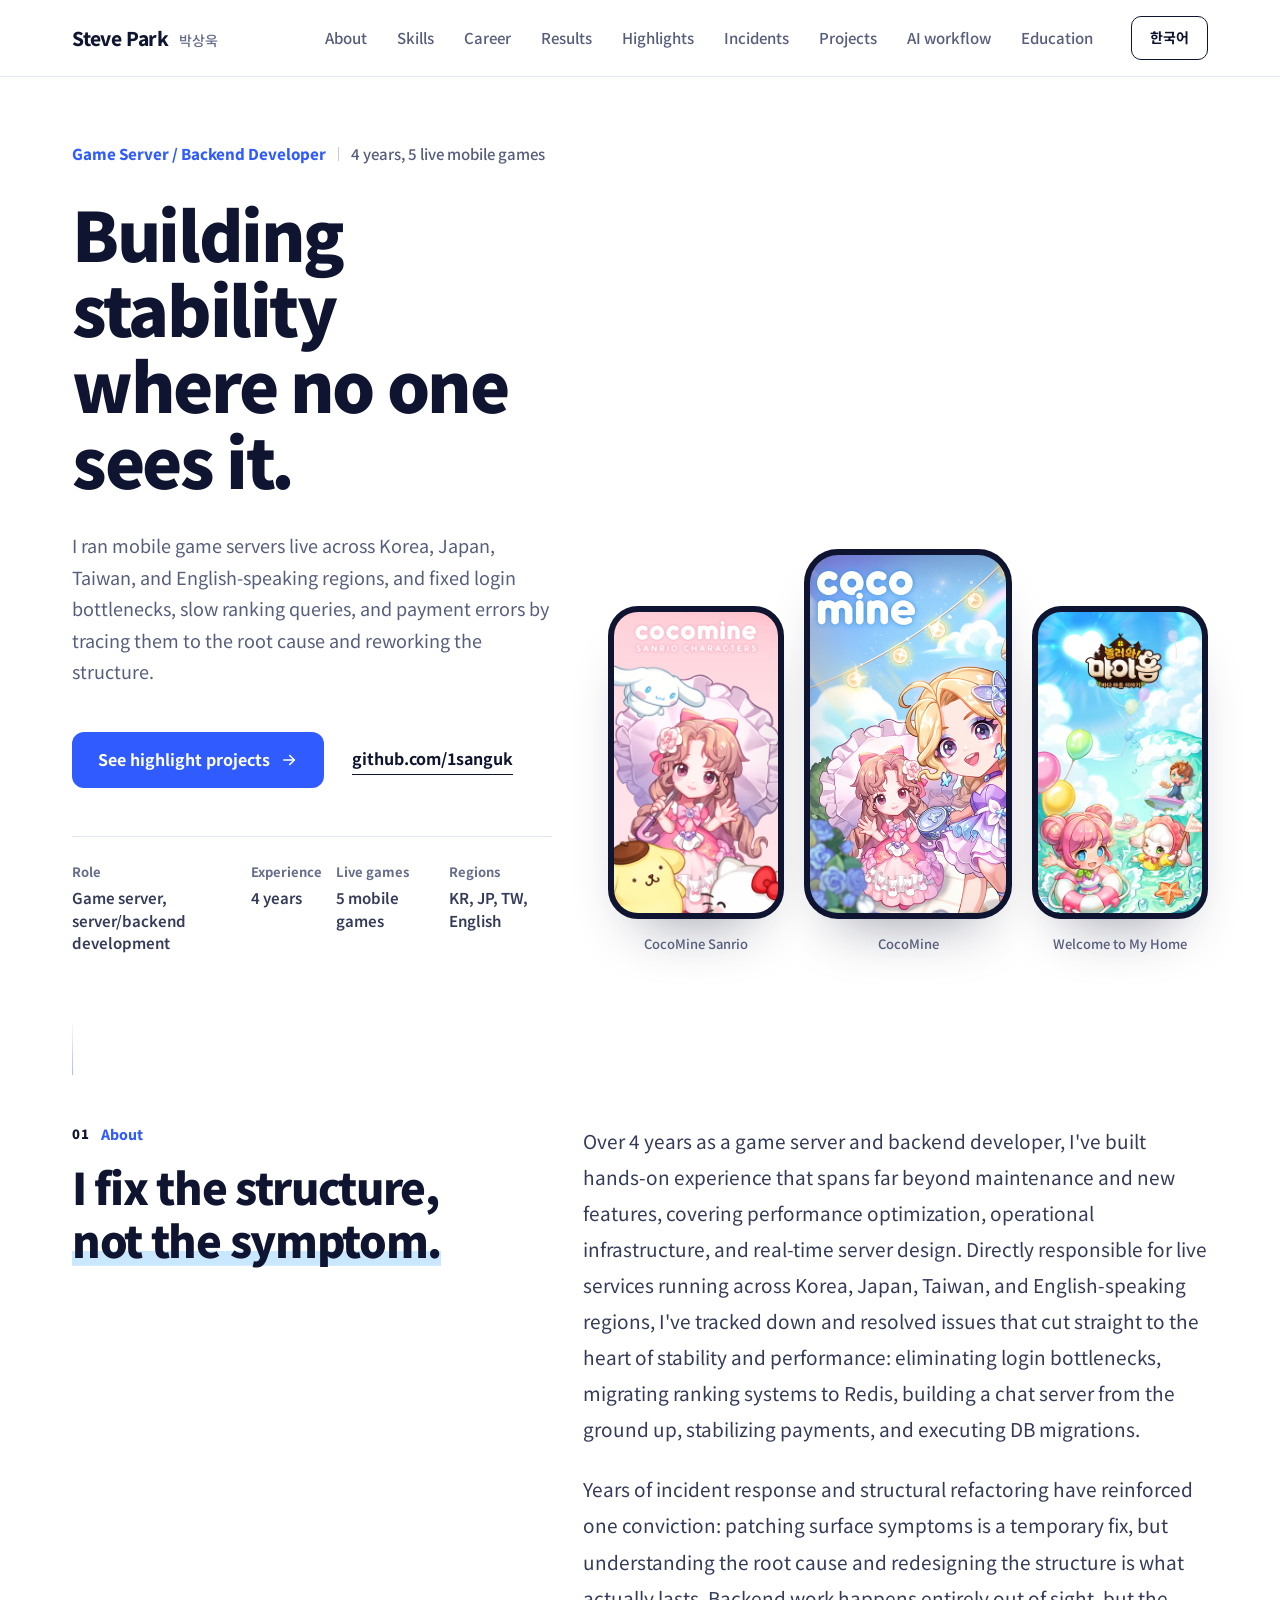
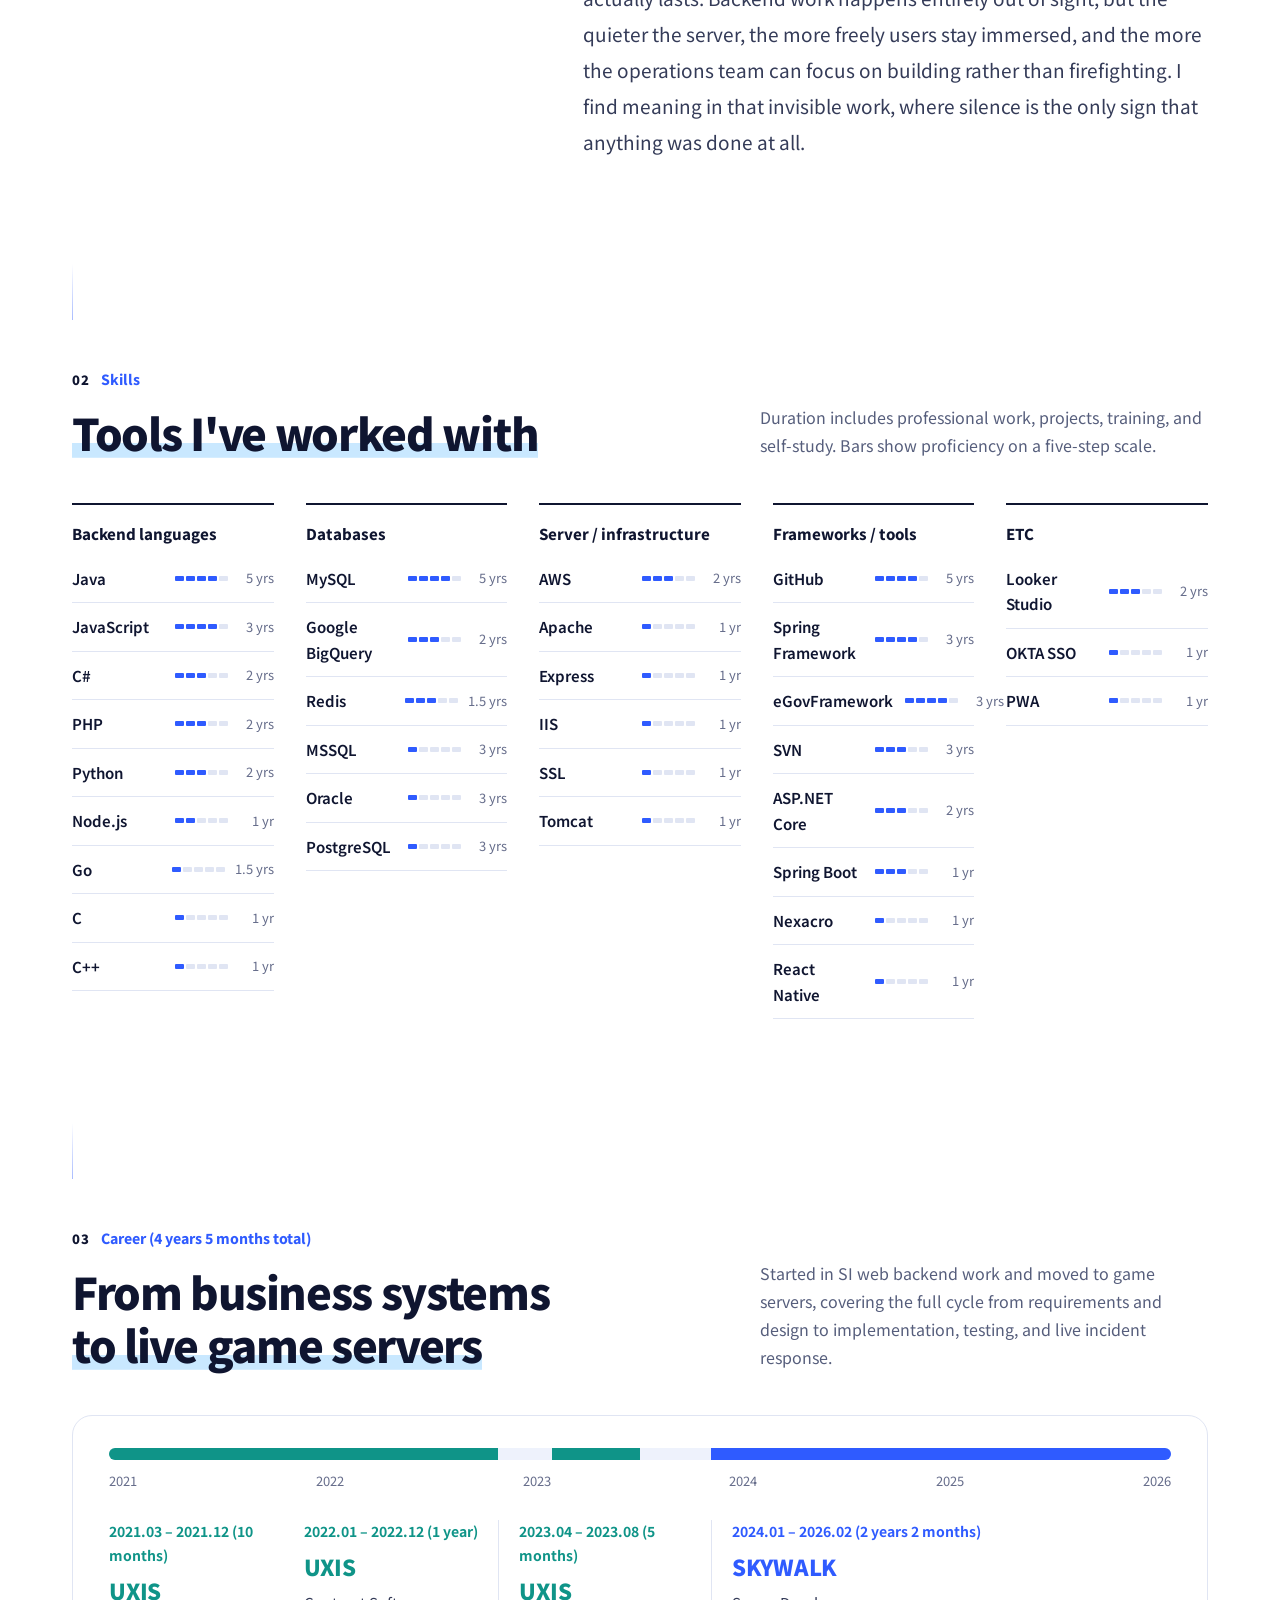
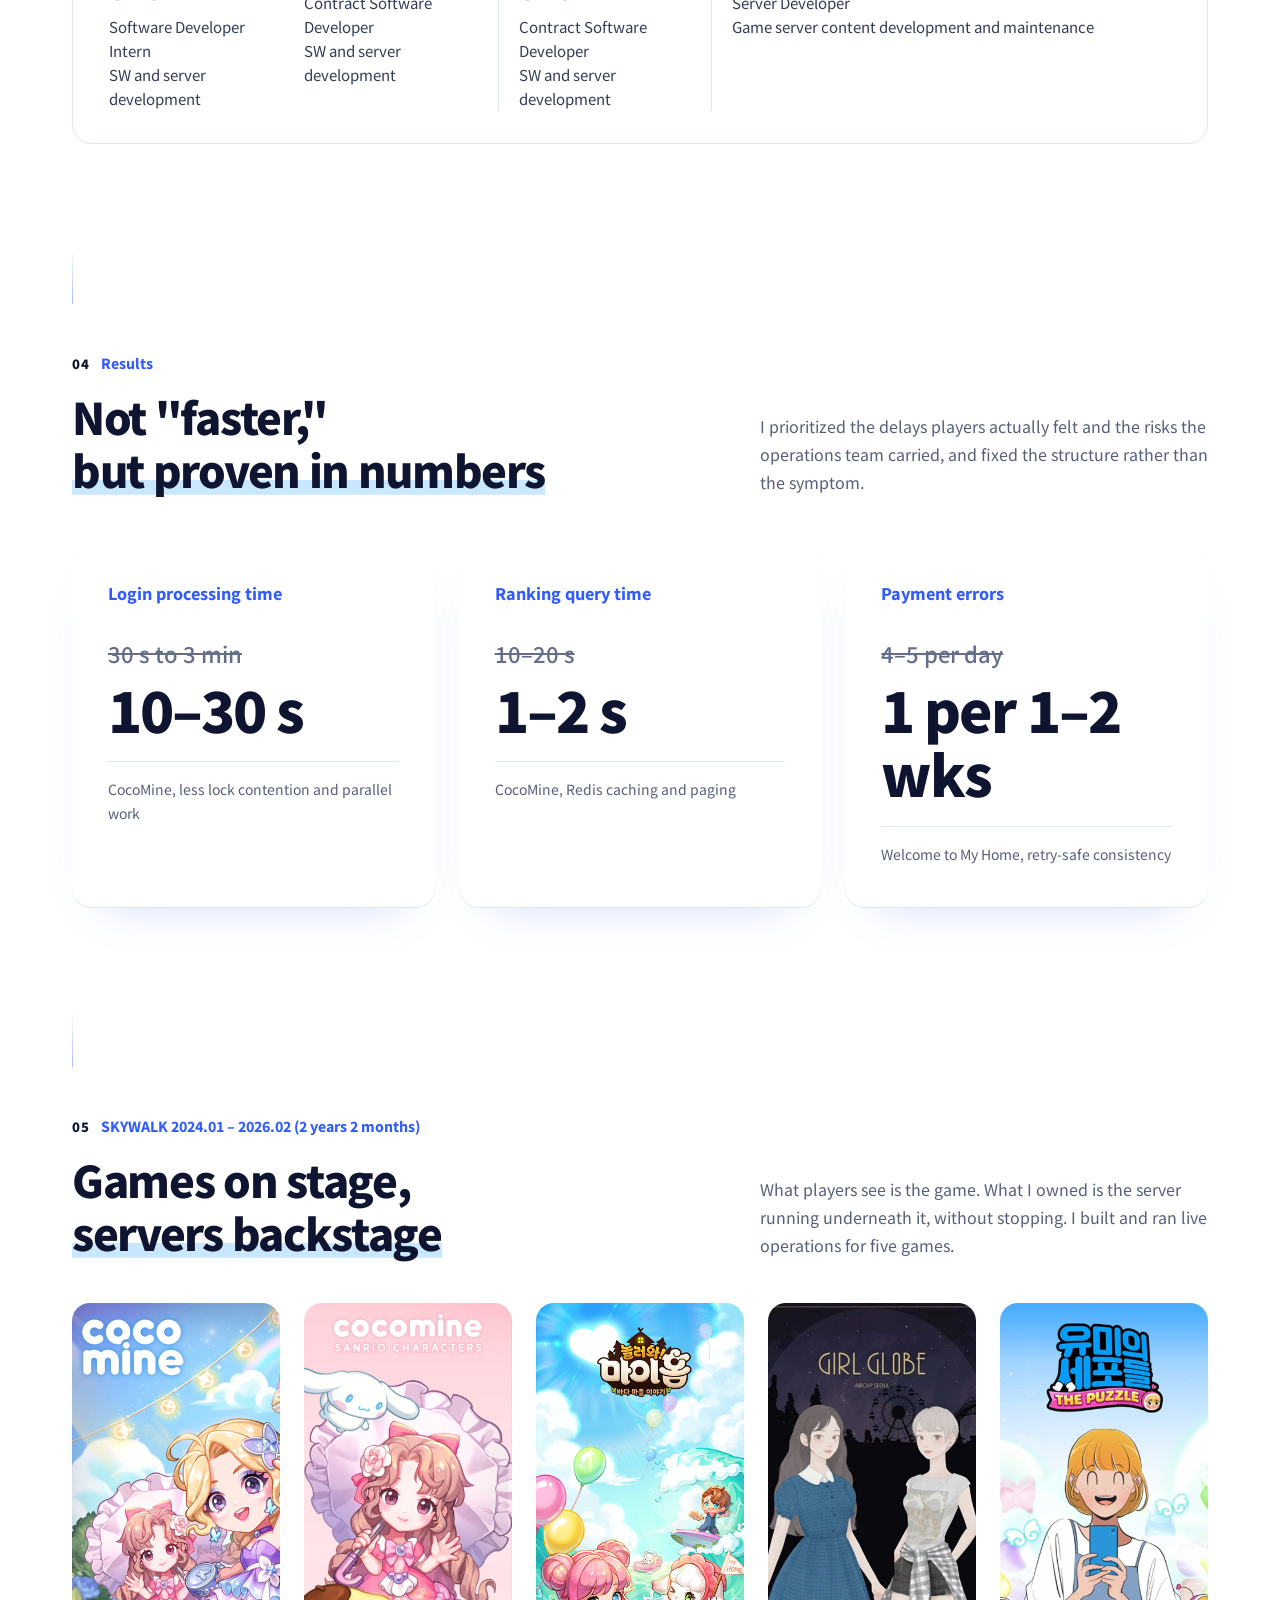
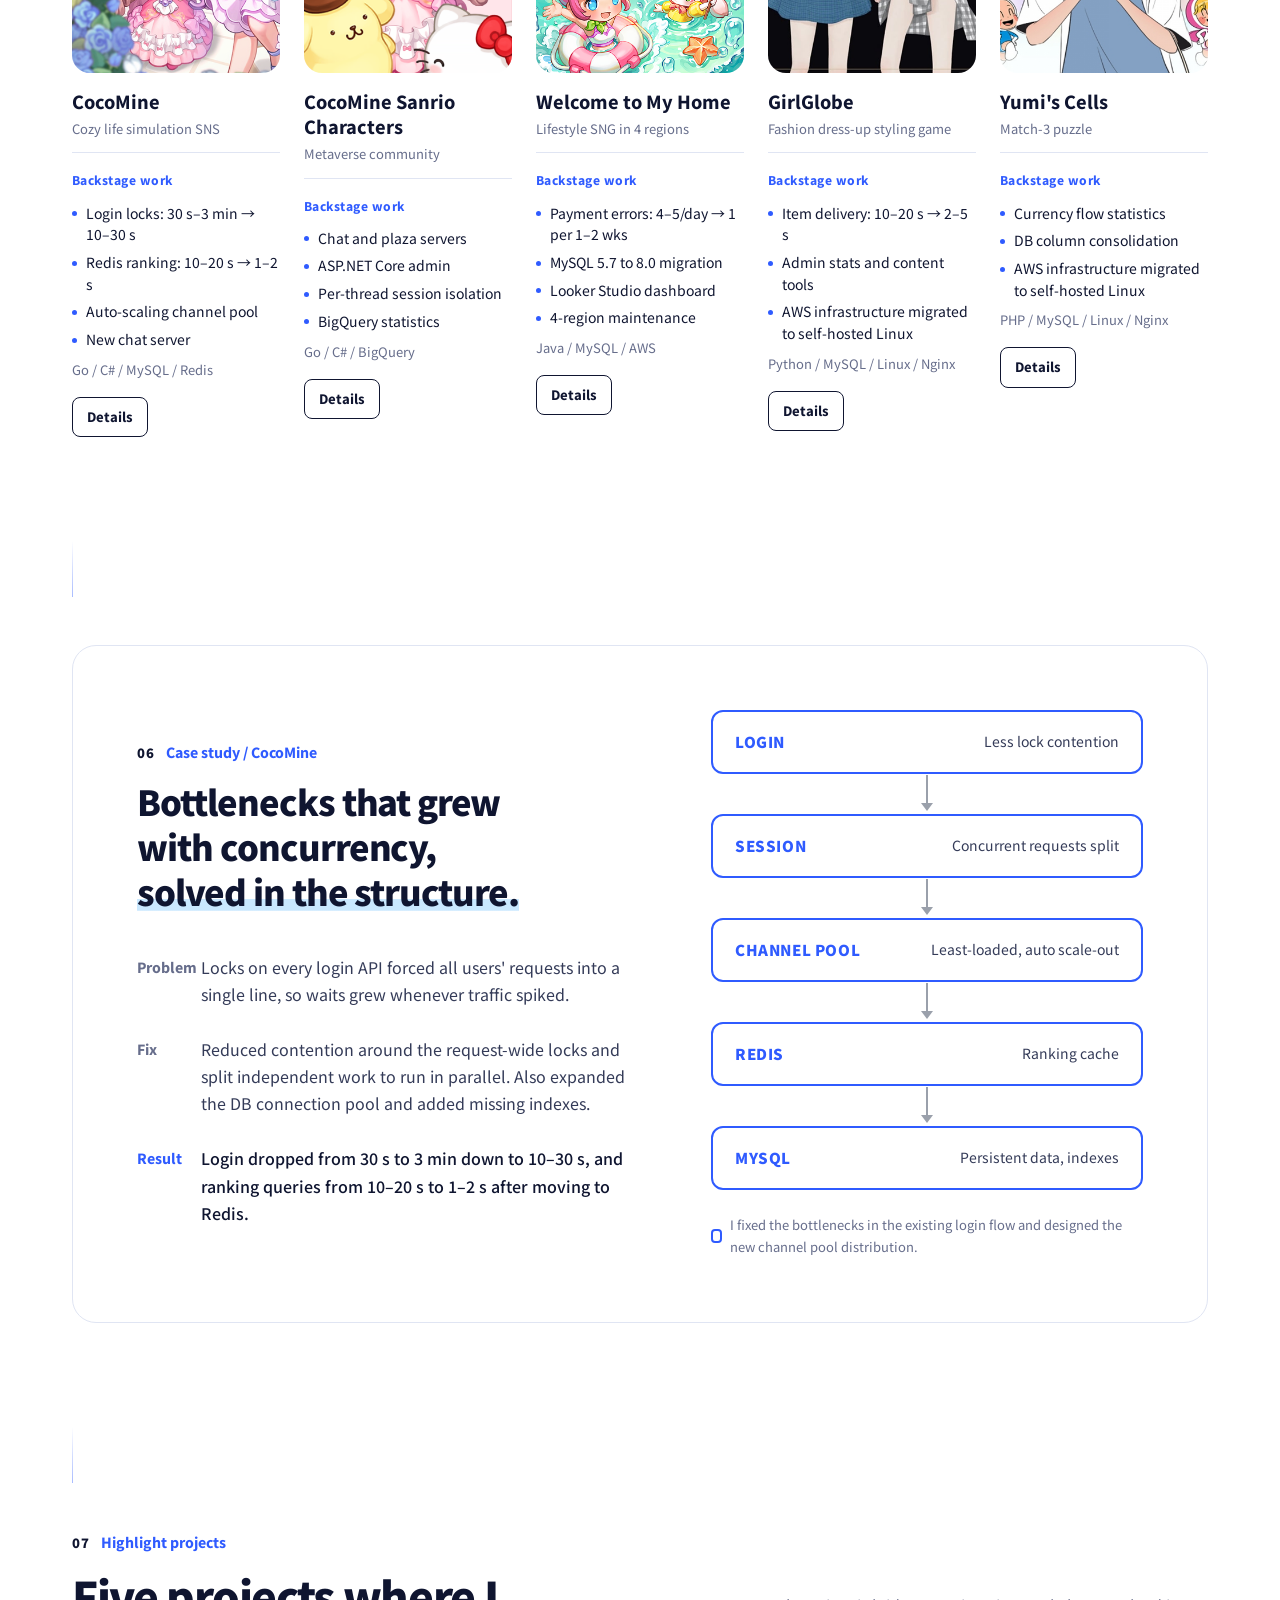
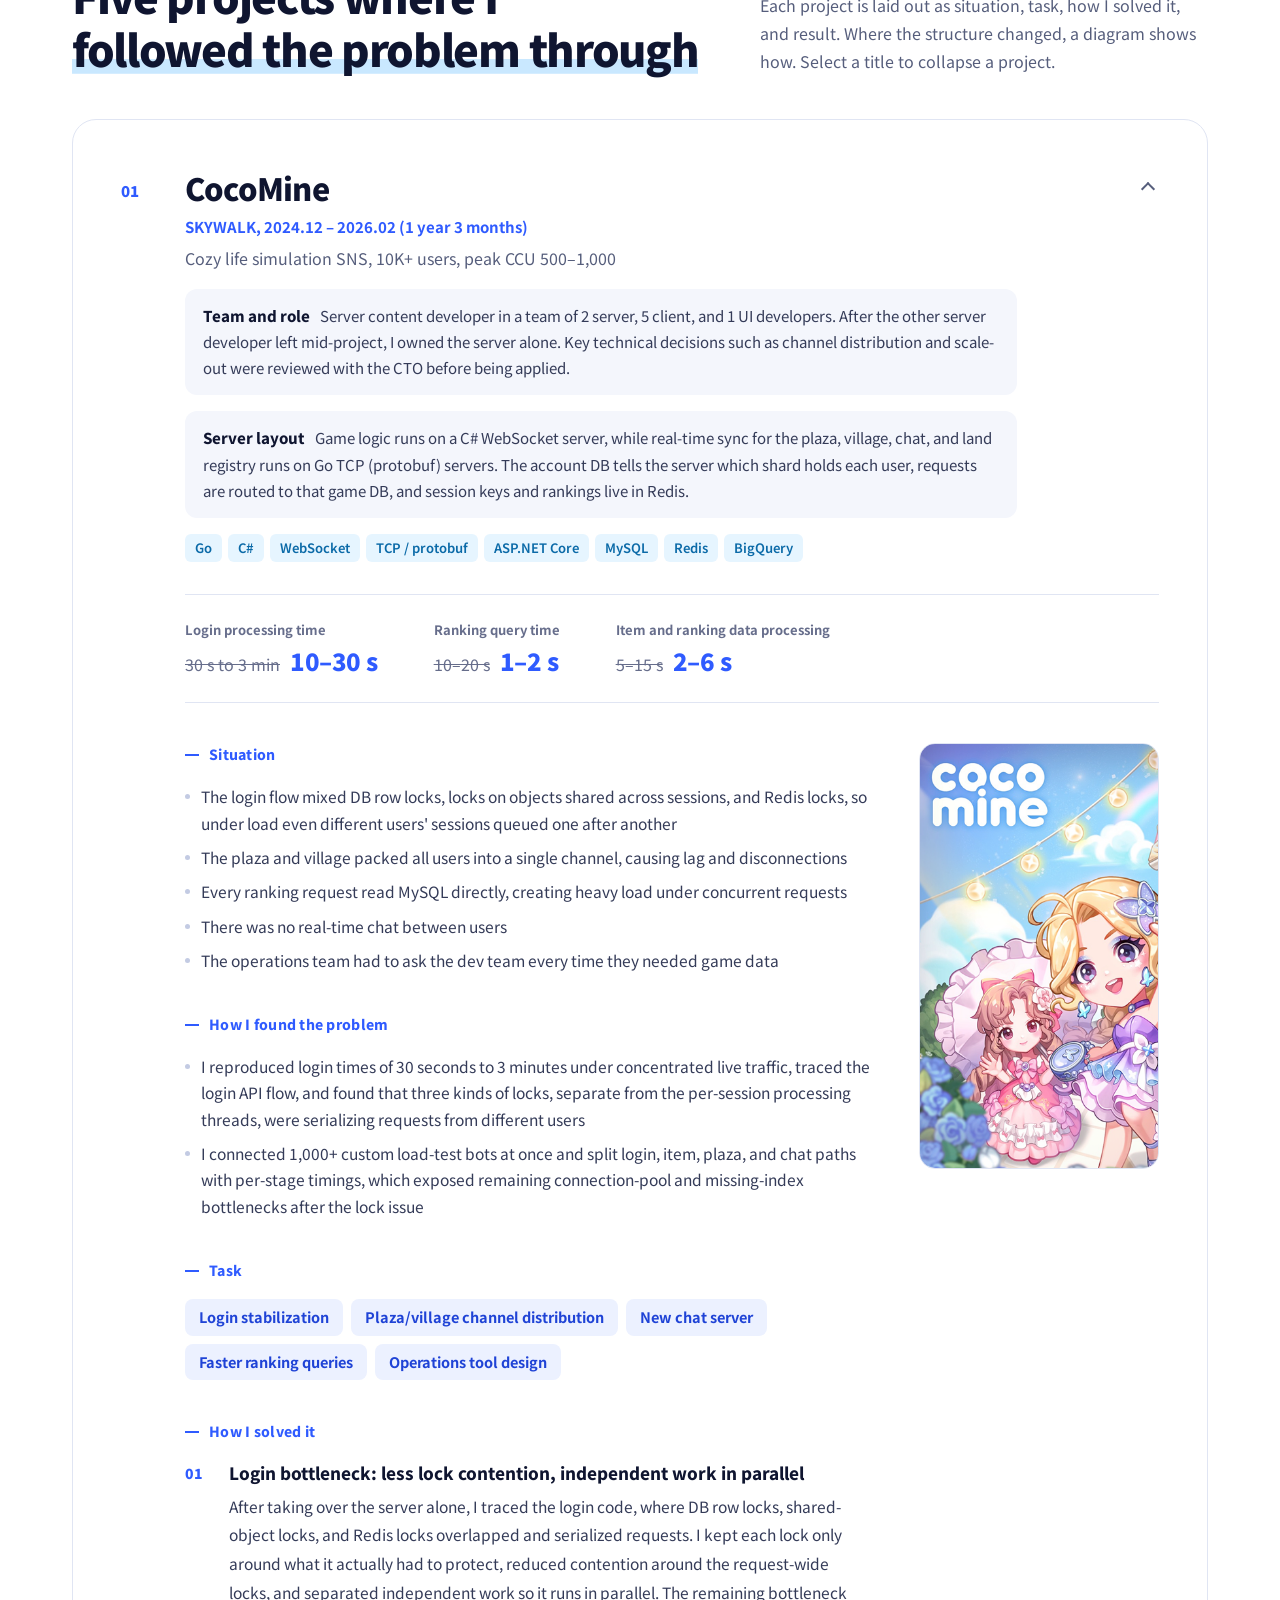
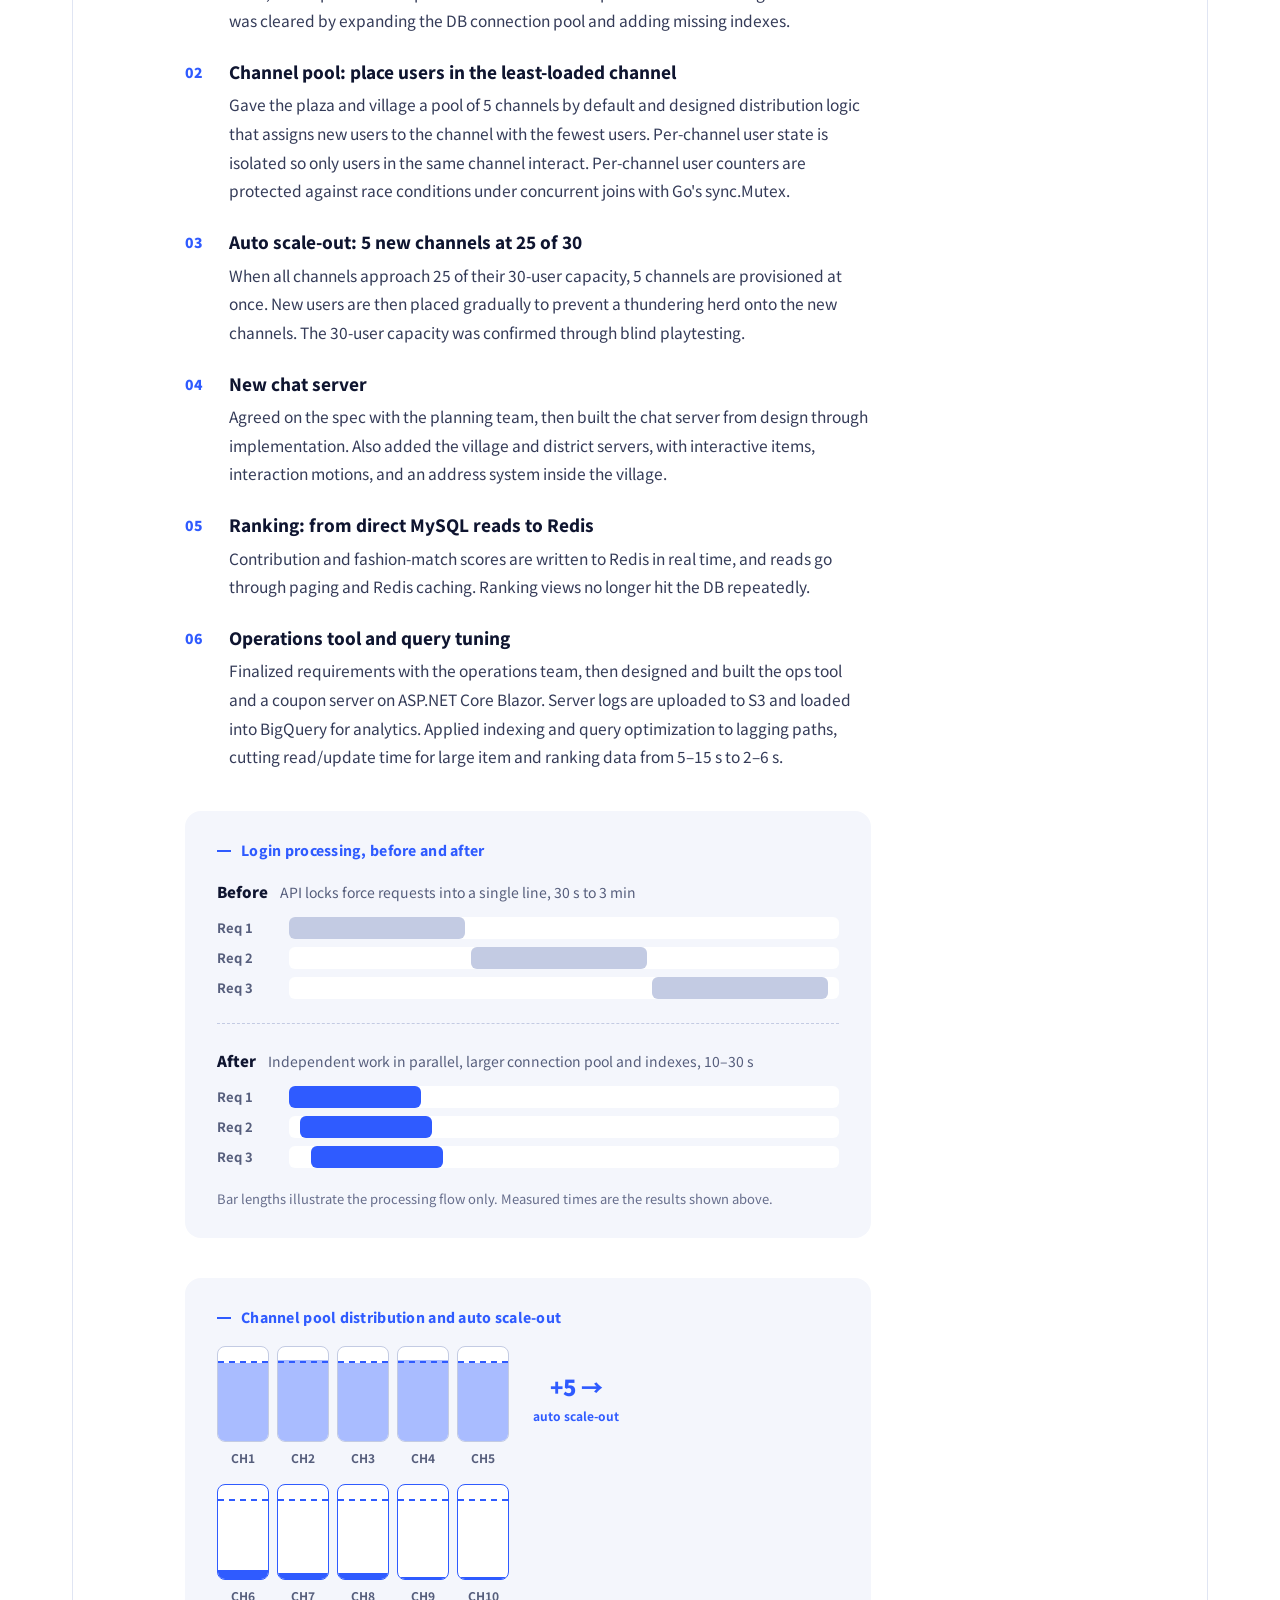
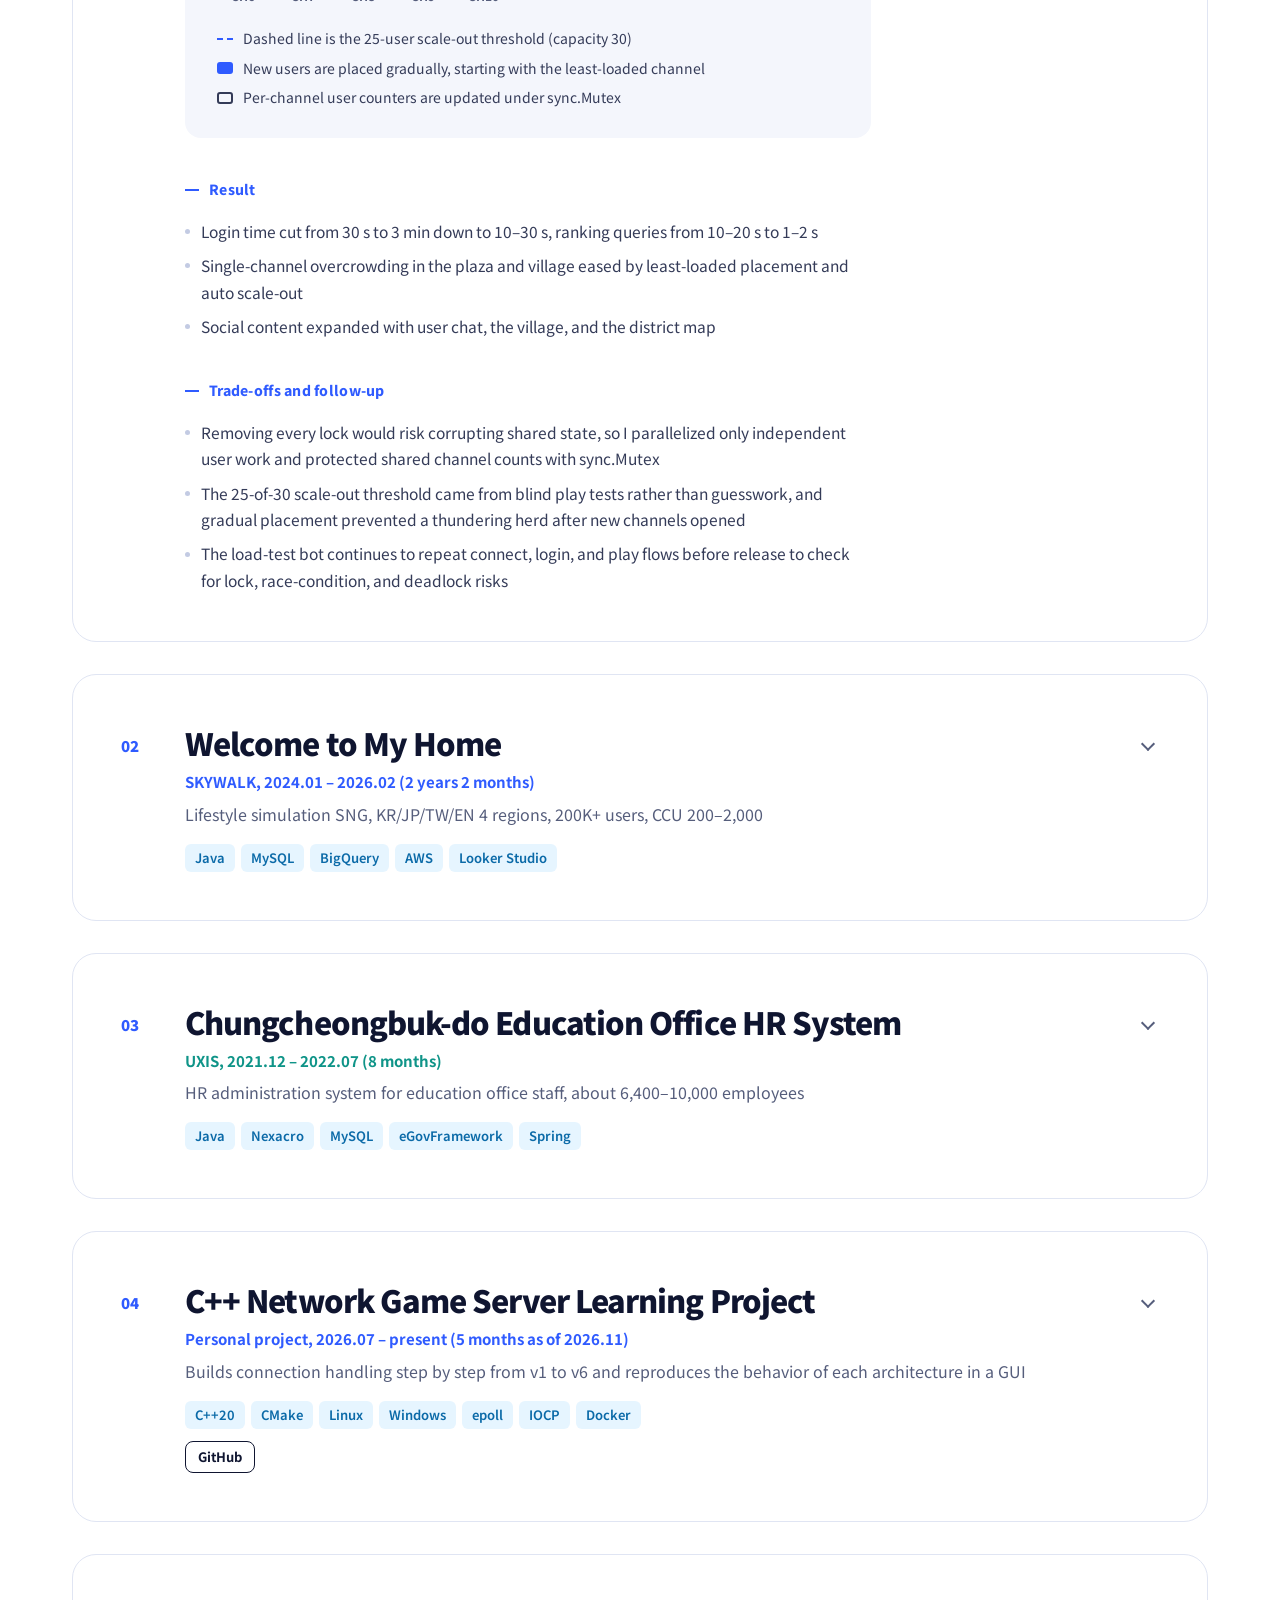
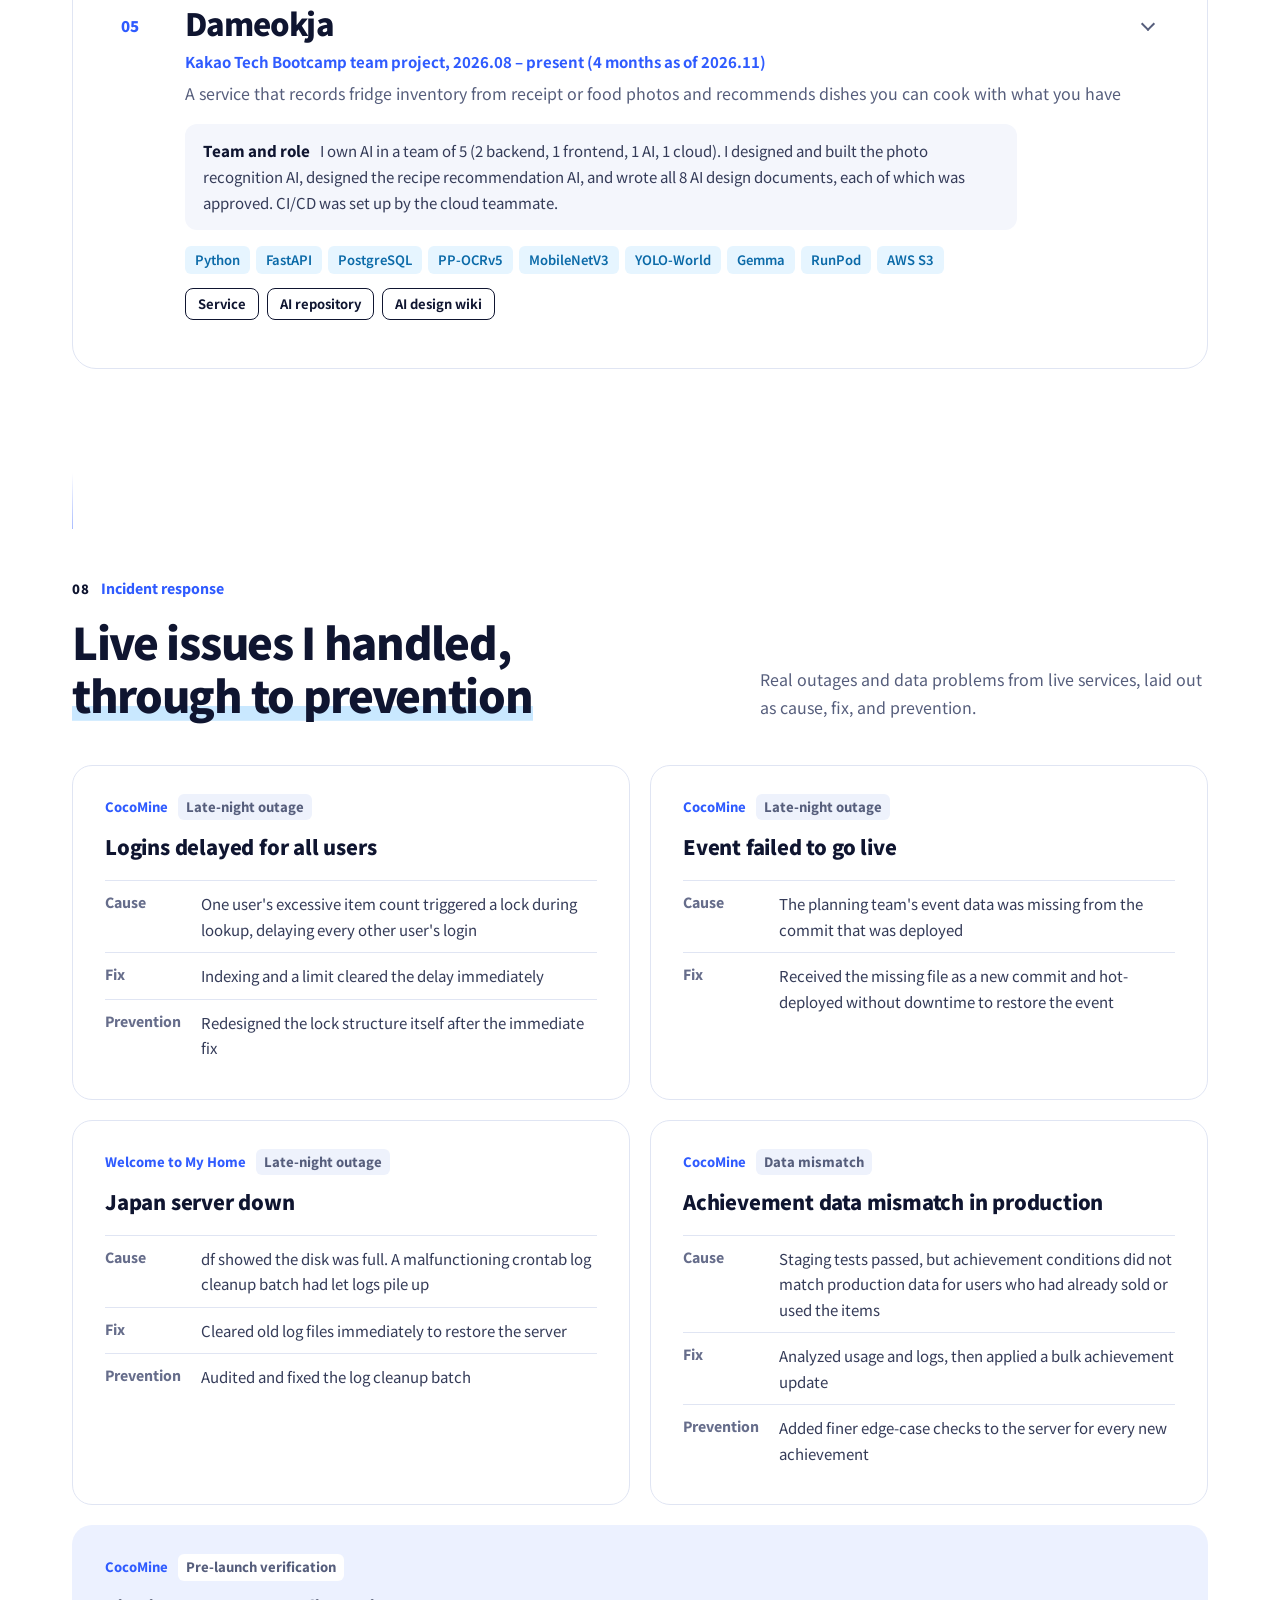
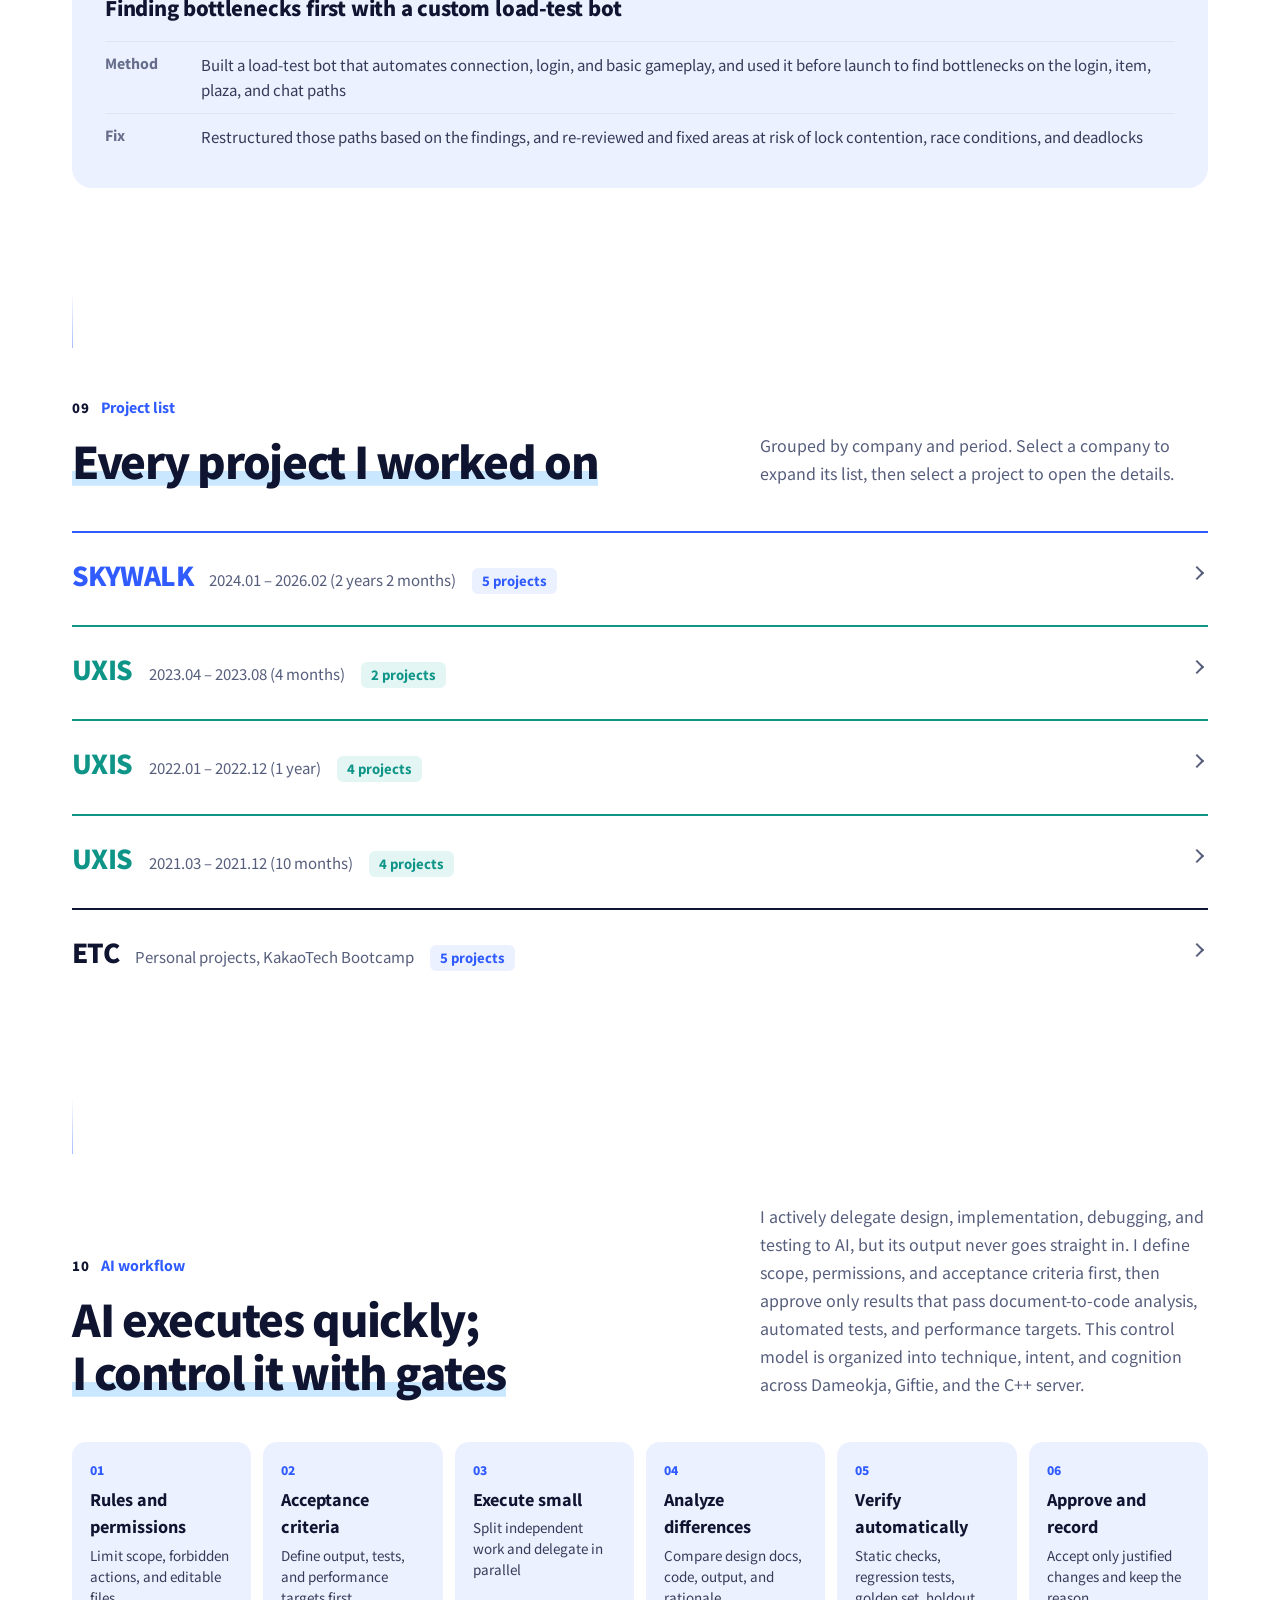
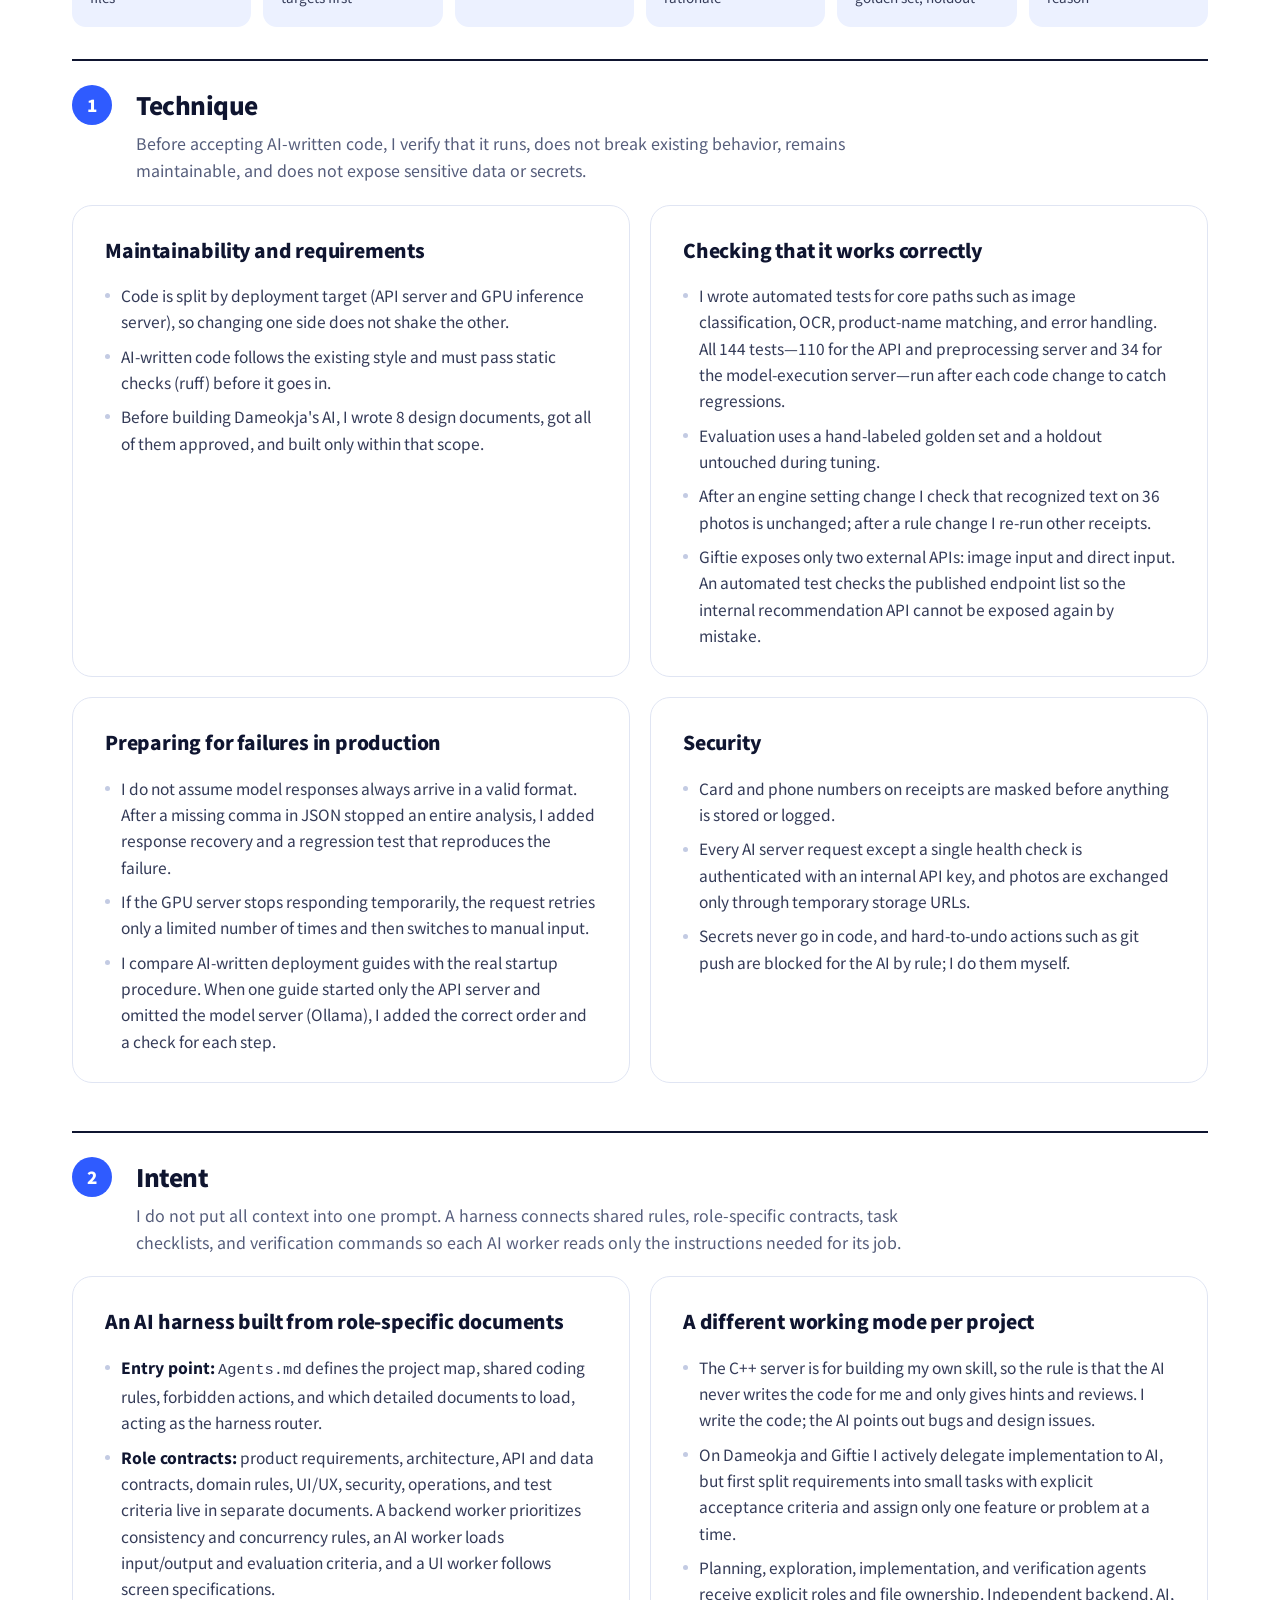
<file: index_eng.html>
<!DOCTYPE html>
<html lang="en">
<head>
<meta charset="UTF-8">
<meta name="viewport" content="width=device-width, initial-scale=1.0">
<title>Steve Park | Game Server / Backend Developer Portfolio</title>
<meta name="description" content="Portfolio of Steve Park (Park Sang Ouk), a game server and backend developer who built and ran live servers for five mobile games.">
<link rel="preconnect" href="https://fonts.googleapis.com">
<link rel="stylesheet" href="style.css?v=20261015c">
<script>
  (() => {
    const storageKey = 'portfolio_analytics_opt_out';
    const url = new URL(window.location.href);
    const analyticsMode = url.searchParams.get('analytics');
    let analyticsDisabled = analyticsMode === 'off';

    try {
      if (analyticsMode === 'off') {
        localStorage.setItem(storageKey, '1');
      } else if (analyticsMode === 'on') {
        localStorage.removeItem(storageKey);
      }
      analyticsDisabled = analyticsMode !== 'on' && localStorage.getItem(storageKey) === '1';
    } catch (_) {
      // Apply the off setting for this page even when storage access is restricted.
    }

    if (analyticsMode) {
      url.searchParams.delete('analytics');
      history.replaceState(null, '', url.pathname + url.search + url.hash);
    }

    if (analyticsDisabled) return;

    window.dataLayer = window.dataLayer || [];
    window.gtag = function () { window.dataLayer.push(arguments); };
    window.gtag('js', new Date());
    window.gtag('config', 'G-EWLT1RGETE');

    const analyticsScript = document.createElement('script');
    analyticsScript.async = true;
    analyticsScript.src = 'https://www.googletagmanager.com/gtag/js?id=G-EWLT1RGETE';
    document.head.appendChild(analyticsScript);
  })();
</script>
</head>
<body class="lang-en">

<nav class="topnav" aria-label="Main">
  <div class="wrap">
    <a href="#top" class="brand"><b>Steve Park</b><span lang="ko">박상욱</span></a>
    <ul class="mini-toc">
      <li><a href="#introduce">About</a></li>
      <li><a href="#skills">Skills</a></li>
      <li><a href="#career">Career</a></li>
      <li><a href="#impact">Results</a></li>
      <li><a href="#highlights">Highlights</a></li>
      <li><a href="#incidents">Incidents</a></li>
      <li><a href="#career-detail">Projects</a></li>
      <li><a href="#ai-workflow">AI workflow</a></li>
      <li><a href="#edu">Education</a></li>
    </ul>
    <a href="index.html" class="lang-switch" lang="ko">한국어</a>
  </div>
  <div class="scroll-progress" aria-hidden="true"><i></i></div>
</nav>

<header class="hero" id="top">
  <div class="wrap">
    <div class="hero-text">
      <div class="hero-kicker">
        <b>Game Server / Backend Developer</b>
        <span class="sep" aria-hidden="true"></span>
        <span>4 years, 5 live mobile games</span>
      </div>
      <h1>Building stability<br>where no one<br>sees it.</h1>
      <p class="hero-intro">I ran mobile game servers live across Korea, Japan, Taiwan, and English-speaking regions, and fixed login bottlenecks, slow ranking queries, and payment errors by tracing them to the root cause and reworking the structure.</p>
      <div class="hero-actions">
        <a href="#highlights" class="btn-primary">See highlight projects<svg viewBox="0 0 24 24" fill="none" stroke="currentColor" stroke-width="2.2" stroke-linecap="round" stroke-linejoin="round" aria-hidden="true"><path d="M5 12h14"/><path d="M13 6l6 6-6 6"/></svg></a>
        <a href="https://github.com/1sanguk" target="_blank" rel="noopener" class="text-link">github.com/1sanguk</a>
      </div>
      <dl class="hero-facts">
        <div><dt>Role</dt><dd>Game server, server/backend development</dd></div>
        <div><dt>Experience</dt><dd>4 years</dd></div>
        <div><dt>Live games</dt><dd>5 mobile games</dd></div>
        <div><dt>Regions</dt><dd>KR, JP, TW, English</dd></div>
      </dl>
    </div>

    <div class="hero-phones">
      <figure class="phone">
        <div class="phone-frame"><img src="images/코코마인산리오캐릭터즈.png" alt="CocoMine Sanrio Characters key art"></div>
        <figcaption>CocoMine Sanrio</figcaption>
      </figure>
      <figure class="phone is-main">
        <div class="phone-frame"><img src="images/코코마인.png" alt="CocoMine key art"></div>
        <figcaption>CocoMine</figcaption>
      </figure>
      <figure class="phone">
        <div class="phone-frame"><img src="images/놀러와마이홈.png" alt="Welcome to My Home key art"></div>
        <figcaption>Welcome to My Home</figcaption>
      </figure>
    </div>
  </div>
</header>

<section class="section reveal" id="introduce">
  <div class="wrap intro-grid">
    <div>
      <div class="section-label">About</div>
      <h2 class="section-title">I fix the structure,<br>not the symptom.</h2>
    </div>
    <div class="intro-body">
      <p>Over 4 years as a game server and backend developer, I've built hands-on experience that spans far beyond maintenance and new features, covering performance optimization, operational infrastructure, and real-time server design. Directly responsible for live services running across Korea, Japan, Taiwan, and English-speaking regions, I've tracked down and resolved issues that cut straight to the heart of stability and performance: eliminating login bottlenecks, migrating ranking systems to Redis, building a chat server from the ground up, stabilizing payments, and executing DB migrations.</p>
      <p>Years of incident response and structural refactoring have reinforced one conviction: patching surface symptoms is a temporary fix, but understanding the root cause and redesigning the structure is what actually lasts. Backend work happens entirely out of sight, but the quieter the server, the more freely users stay immersed, and the more the operations team can focus on building rather than firefighting. I find meaning in that invisible work, where silence is the only sign that anything was done at all.</p>
    </div>
  </div>
</section>

<section class="section reveal" id="skills">
  <div class="wrap">
    <div class="section-head">
      <div>
        <div class="section-label">Skills</div>
        <h2 class="section-title">Tools I've worked with</h2>
      </div>
      <p class="section-desc">Duration includes professional work, projects, training, and self-study. Bars show proficiency on a five-step scale.</p>
    </div>
    <div class="skills-grid">
      <div class="skill-col">
        <h3>Backend languages</h3>
        <div class="skill-row"><span class="skill-name">Java</span><span class="skill-meta"><span class="meter" data-level="4" role="img" aria-label="Proficient"><i></i><i></i><i></i><i></i><i></i></span><span class="skill-years">5 yrs</span></span></div>
        <div class="skill-row"><span class="skill-name">JavaScript</span><span class="skill-meta"><span class="meter" data-level="4" role="img" aria-label="Proficient"><i></i><i></i><i></i><i></i><i></i></span><span class="skill-years">3 yrs</span></span></div>
        <div class="skill-row"><span class="skill-name">C#</span><span class="skill-meta"><span class="meter" data-level="3" role="img" aria-label="Intermediate"><i></i><i></i><i></i><i></i><i></i></span><span class="skill-years">2 yrs</span></span></div>
        <div class="skill-row"><span class="skill-name">PHP</span><span class="skill-meta"><span class="meter" data-level="3" role="img" aria-label="Intermediate"><i></i><i></i><i></i><i></i><i></i></span><span class="skill-years">2 yrs</span></span></div>
        <div class="skill-row"><span class="skill-name">Python</span><span class="skill-meta"><span class="meter" data-level="3" role="img" aria-label="Intermediate"><i></i><i></i><i></i><i></i><i></i></span><span class="skill-years">2 yrs</span></span></div>
        <div class="skill-row"><span class="skill-name">Node.js</span><span class="skill-meta"><span class="meter" data-level="2" role="img" aria-label="Elementary"><i></i><i></i><i></i><i></i><i></i></span><span class="skill-years">1 yr</span></span></div>
        <div class="skill-row"><span class="skill-name">Go</span><span class="skill-meta"><span class="meter" data-level="1" role="img" aria-label="Beginner"><i></i><i></i><i></i><i></i><i></i></span><span class="skill-years">1.5 yrs</span></span></div>
        <div class="skill-row"><span class="skill-name">C</span><span class="skill-meta"><span class="meter" data-level="1" role="img" aria-label="Beginner"><i></i><i></i><i></i><i></i><i></i></span><span class="skill-years">1 yr</span></span></div>
        <div class="skill-row"><span class="skill-name">C++</span><span class="skill-meta"><span class="meter" data-level="1" role="img" aria-label="Beginner"><i></i><i></i><i></i><i></i><i></i></span><span class="skill-years">1 yr</span></span></div>
      </div>
      <div class="skill-col">
        <h3>Databases</h3>
        <div class="skill-row"><span class="skill-name">MySQL</span><span class="skill-meta"><span class="meter" data-level="4" role="img" aria-label="Proficient"><i></i><i></i><i></i><i></i><i></i></span><span class="skill-years">5 yrs</span></span></div>
        <div class="skill-row"><span class="skill-name">Google BigQuery</span><span class="skill-meta"><span class="meter" data-level="3" role="img" aria-label="Intermediate"><i></i><i></i><i></i><i></i><i></i></span><span class="skill-years">2 yrs</span></span></div>
        <div class="skill-row"><span class="skill-name">Redis</span><span class="skill-meta"><span class="meter" data-level="3" role="img" aria-label="Intermediate"><i></i><i></i><i></i><i></i><i></i></span><span class="skill-years">1.5 yrs</span></span></div>
        <div class="skill-row"><span class="skill-name">MSSQL</span><span class="skill-meta"><span class="meter" data-level="1" role="img" aria-label="Beginner"><i></i><i></i><i></i><i></i><i></i></span><span class="skill-years">3 yrs</span></span></div>
        <div class="skill-row"><span class="skill-name">Oracle</span><span class="skill-meta"><span class="meter" data-level="1" role="img" aria-label="Beginner"><i></i><i></i><i></i><i></i><i></i></span><span class="skill-years">3 yrs</span></span></div>
        <div class="skill-row"><span class="skill-name">PostgreSQL</span><span class="skill-meta"><span class="meter" data-level="1" role="img" aria-label="Beginner"><i></i><i></i><i></i><i></i><i></i></span><span class="skill-years">3 yrs</span></span></div>
      </div>
      <div class="skill-col">
        <h3>Server / infrastructure</h3>
        <div class="skill-row"><span class="skill-name">AWS</span><span class="skill-meta"><span class="meter" data-level="3" role="img" aria-label="Intermediate"><i></i><i></i><i></i><i></i><i></i></span><span class="skill-years">2 yrs</span></span></div>
        <div class="skill-row"><span class="skill-name">Apache</span><span class="skill-meta"><span class="meter" data-level="1" role="img" aria-label="Beginner"><i></i><i></i><i></i><i></i><i></i></span><span class="skill-years">1 yr</span></span></div>
        <div class="skill-row"><span class="skill-name">Express</span><span class="skill-meta"><span class="meter" data-level="1" role="img" aria-label="Beginner"><i></i><i></i><i></i><i></i><i></i></span><span class="skill-years">1 yr</span></span></div>
        <div class="skill-row"><span class="skill-name">IIS</span><span class="skill-meta"><span class="meter" data-level="1" role="img" aria-label="Beginner"><i></i><i></i><i></i><i></i><i></i></span><span class="skill-years">1 yr</span></span></div>
        <div class="skill-row"><span class="skill-name">SSL</span><span class="skill-meta"><span class="meter" data-level="1" role="img" aria-label="Beginner"><i></i><i></i><i></i><i></i><i></i></span><span class="skill-years">1 yr</span></span></div>
        <div class="skill-row"><span class="skill-name">Tomcat</span><span class="skill-meta"><span class="meter" data-level="1" role="img" aria-label="Beginner"><i></i><i></i><i></i><i></i><i></i></span><span class="skill-years">1 yr</span></span></div>
      </div>
      <div class="skill-col">
        <h3>Frameworks / tools</h3>
        <div class="skill-row"><span class="skill-name">GitHub</span><span class="skill-meta"><span class="meter" data-level="4" role="img" aria-label="Proficient"><i></i><i></i><i></i><i></i><i></i></span><span class="skill-years">5 yrs</span></span></div>
        <div class="skill-row"><span class="skill-name">Spring Framework</span><span class="skill-meta"><span class="meter" data-level="4" role="img" aria-label="Proficient"><i></i><i></i><i></i><i></i><i></i></span><span class="skill-years">3 yrs</span></span></div>
        <div class="skill-row"><span class="skill-name">eGovFramework</span><span class="skill-meta"><span class="meter" data-level="4" role="img" aria-label="Proficient"><i></i><i></i><i></i><i></i><i></i></span><span class="skill-years">3 yrs</span></span></div>
        <div class="skill-row"><span class="skill-name">SVN</span><span class="skill-meta"><span class="meter" data-level="3" role="img" aria-label="Intermediate"><i></i><i></i><i></i><i></i><i></i></span><span class="skill-years">3 yrs</span></span></div>
        <div class="skill-row"><span class="skill-name">ASP.NET Core</span><span class="skill-meta"><span class="meter" data-level="3" role="img" aria-label="Intermediate"><i></i><i></i><i></i><i></i><i></i></span><span class="skill-years">2 yrs</span></span></div>
        <div class="skill-row"><span class="skill-name">Spring Boot</span><span class="skill-meta"><span class="meter" data-level="3" role="img" aria-label="Intermediate"><i></i><i></i><i></i><i></i><i></i></span><span class="skill-years">1 yr</span></span></div>
        <div class="skill-row"><span class="skill-name">Nexacro</span><span class="skill-meta"><span class="meter" data-level="1" role="img" aria-label="Beginner"><i></i><i></i><i></i><i></i><i></i></span><span class="skill-years">1 yr</span></span></div>
        <div class="skill-row"><span class="skill-name">React Native</span><span class="skill-meta"><span class="meter" data-level="1" role="img" aria-label="Beginner"><i></i><i></i><i></i><i></i><i></i></span><span class="skill-years">1 yr</span></span></div>
      </div>
      <div class="skill-col">
        <h3>ETC</h3>
        <div class="skill-row"><span class="skill-name">Looker Studio</span><span class="skill-meta"><span class="meter" data-level="3" role="img" aria-label="Intermediate"><i></i><i></i><i></i><i></i><i></i></span><span class="skill-years">2 yrs</span></span></div>
        <div class="skill-row"><span class="skill-name">OKTA SSO</span><span class="skill-meta"><span class="meter" data-level="1" role="img" aria-label="Beginner"><i></i><i></i><i></i><i></i><i></i></span><span class="skill-years">1 yr</span></span></div>
        <div class="skill-row"><span class="skill-name">PWA</span><span class="skill-meta"><span class="meter" data-level="1" role="img" aria-label="Beginner"><i></i><i></i><i></i><i></i><i></i></span><span class="skill-years">1 yr</span></span></div>
      </div>
    </div>
  </div>
</section>

<section class="section reveal" id="career">
  <div class="wrap">
    <div class="section-head">
      <div>
        <div class="section-label">Career (4 years 5 months total)</div>
        <h2 class="section-title">From business systems<br>to live game servers</h2>
      </div>
      <p class="section-desc">Started in SI web backend work and moved to game servers, covering the full cycle from requirements and design to implementation, testing, and live incident response.</p>
    </div>

    <div class="career-timeline">
      <div class="career-timeline-bar">
        <div class="tl-seg uxis" style="width:16.67%" title="UXIS, Software Developer Intern (2021.03–2021.12)"></div>
        <div class="tl-seg uxis" style="width:20%" title="UXIS, Contract Software Developer (2022.01–2022.12)"></div>
        <div class="tl-seg gap" style="width:5%" title="Gap (2023.01–2023.03)"></div>
        <div class="tl-seg uxis" style="width:8.33%" title="UXIS, Contract Software Developer (2023.04–2023.08)"></div>
        <div class="tl-seg gap" style="width:6.67%" title="Gap (2023.09–2023.12)"></div>
        <div class="tl-seg skywalk" style="width:43.33%" title="SKYWALK, Server Developer (2024.01–2026.02)"></div>
      </div>
      <div class="career-timeline-years">
        <span>2021</span><span>2022</span><span>2023</span><span>2024</span><span>2025</span><span>2026</span>
      </div>
      <div class="career-cols">
        <div class="career-col is-uxis is-split" style="--w:36.67%">
          <div class="cc-entry"><span class="period">2021.03 – 2021.12 (10 months)</span><b>UXIS</b><span class="sub">Software Developer Intern<br>SW and server development</span></div>
          <div class="cc-entry"><span class="period">2022.01 – 2022.12 (1 year)</span><b>UXIS</b><span class="sub">Contract Software Developer<br>SW and server development</span></div>
        </div>
        <div class="career-col is-uxis" style="--w:20%">
          <div class="cc-entry"><span class="period">2023.04 – 2023.08 (5 months)</span><b>UXIS</b><span class="sub">Contract Software Developer<br>SW and server development</span></div>
        </div>
        <div class="career-col is-skywalk" style="--w:43.33%">
          <div class="cc-entry"><span class="period">2024.01 – 2026.02 (2 years 2 months)</span><b>SKYWALK</b><span class="sub">Server Developer<br>Game server content development and maintenance</span></div>
        </div>
      </div>
    </div>
  </div>
</section>

<section class="section impact reveal" id="impact">
  <div class="wrap">
    <div class="section-head">
      <div>
        <div class="section-label">Results</div>
        <h2 class="section-title">Not "faster,"<br>but proven in numbers</h2>
      </div>
      <p class="section-desc">I prioritized the delays players actually felt and the risks the operations team carried, and fixed the structure rather than the symptom.</p>
    </div>
    <div class="metrics">
      <div class="metric">
        <span class="metric-label">Login processing time</span>
        <span class="metric-before"><span class="sr-only">Before: </span>30 s to 3 min</span>
        <span class="metric-after"><span class="sr-only">After: </span>10–30 s</span>
        <span class="metric-note">CocoMine, less lock contention and parallel work</span>
      </div>
      <div class="metric">
        <span class="metric-label">Ranking query time</span>
        <span class="metric-before"><span class="sr-only">Before: </span>10–20 s</span>
        <span class="metric-after"><span class="sr-only">After: </span>1–2 s</span>
        <span class="metric-note">CocoMine, Redis caching and paging</span>
      </div>
      <div class="metric">
        <span class="metric-label">Payment errors</span>
        <span class="metric-before"><span class="sr-only">Before: </span>4–5 per day</span>
        <span class="metric-after"><span class="sr-only">After: </span>1 per 1–2 wks</span>
        <span class="metric-note">Welcome to My Home, retry-safe consistency</span>
      </div>
    </div>
  </div>
</section>

<section class="section reveal" id="games">
  <div class="wrap">
    <div class="section-head">
      <div>
        <div class="section-label">SKYWALK 2024.01 – 2026.02 (2 years 2 months)</div>
        <h2 class="section-title">Games on stage,<br>servers backstage</h2>
      </div>
      <p class="section-desc">What players see is the game. What I owned is the server running underneath it, without stopping. I built and ran live operations for five games.</p>
    </div>
    <div class="games-grid">
      <article class="game">
        <img class="game-shot" src="images/코코마인.png" alt="CocoMine game screen" loading="lazy">
        <h3 class="game-name">CocoMine</h3>
        <p class="game-genre">Cozy life simulation SNS</p>
        <div class="game-work">
          <span class="game-work-label">Backstage work</span>
          <ul class="game-points"><li>Login locks: 30 s–3 min → 10–30 s</li><li>Redis ranking: 10–20 s → 1–2 s</li><li>Auto-scaling channel pool</li><li>New chat server</li></ul>
        </div>
        <p class="game-stack">Go / C# / MySQL / Redis</p>
        <a class="game-detail-link" href="#deep-cocomine">Details</a>
      </article>
      <article class="game">
        <img class="game-shot" src="images/코코마인산리오캐릭터즈.png" alt="CocoMine Sanrio Characters game screen" loading="lazy">
        <h3 class="game-name">CocoMine Sanrio Characters</h3>
        <p class="game-genre">Metaverse community</p>
        <div class="game-work">
          <span class="game-work-label">Backstage work</span>
          <ul class="game-points"><li>Chat and plaza servers</li><li>ASP.NET Core admin</li><li>Per-thread session isolation</li><li>BigQuery statistics</li></ul>
        </div>
        <p class="game-stack">Go / C# / BigQuery</p>
        <a class="game-detail-link" href="#project-sanrio">Details</a>
      </article>
      <article class="game">
        <img class="game-shot" src="images/놀러와마이홈.png" alt="Welcome to My Home game screen" loading="lazy">
        <h3 class="game-name">Welcome to My Home</h3>
        <p class="game-genre">Lifestyle SNG in 4 regions</p>
        <div class="game-work">
          <span class="game-work-label">Backstage work</span>
          <ul class="game-points"><li>Payment errors: 4–5/day → 1 per 1–2 wks</li><li>MySQL 5.7 to 8.0 migration</li><li>Looker Studio dashboard</li><li>4-region maintenance</li></ul>
        </div>
        <p class="game-stack">Java / MySQL / AWS</p>
        <a class="game-detail-link" href="#deep-myhome">Details</a>
      </article>
      <article class="game">
        <img class="game-shot" src="images/걸글로브.png" alt="GirlGlobe game screen" loading="lazy">
        <h3 class="game-name">GirlGlobe</h3>
        <p class="game-genre">Fashion dress-up styling game</p>
        <div class="game-work">
          <span class="game-work-label">Backstage work</span>
          <ul class="game-points"><li>Item delivery: 10–20 s → 2–5 s</li><li>Admin stats and content tools</li><li>AWS infrastructure migrated to self-hosted Linux</li></ul>
        </div>
        <p class="game-stack">Python / MySQL / Linux / Nginx</p>
        <a class="game-detail-link" href="#project-girlglobe">Details</a>
      </article>
      <article class="game">
        <img class="game-shot" src="images/유미의세포들.png" alt="Yumi's Cells The Puzzle game screen" loading="lazy">
        <h3 class="game-name">Yumi's Cells</h3>
        <p class="game-genre">Match-3 puzzle</p>
        <div class="game-work">
          <span class="game-work-label">Backstage work</span>
          <ul class="game-points"><li>Currency flow statistics</li><li>DB column consolidation</li><li>AWS infrastructure migrated to self-hosted Linux</li></ul>
        </div>
        <p class="game-stack">PHP / MySQL / Linux / Nginx</p>
        <a class="game-detail-link" href="#project-yumi">Details</a>
      </article>
    </div>
  </div>
</section>

<section class="section reveal" id="case">
  <div class="wrap">
    <div class="case">
      <div>
        <div class="section-label">Case study / CocoMine</div>
        <h2 class="case-title">Bottlenecks that grew<br>with concurrency,<br>solved in the structure.</h2>
        <dl class="case-steps">
          <div class="case-step"><dt>Problem</dt><dd>Locks on every login API forced all users' requests into a single line, so waits grew whenever traffic spiked.</dd></div>
          <div class="case-step"><dt>Fix</dt><dd>Reduced contention around the request-wide locks and split independent work to run in parallel. Also expanded the DB connection pool and added missing indexes.</dd></div>
          <div class="case-step is-result"><dt>Result</dt><dd>Login dropped from 30 s to 3 min down to 10–30 s, and ranking queries from 10–20 s to 1–2 s after moving to Redis.</dd></div>
        </dl>
      </div>
      <div>
        <ol class="flow" aria-label="CocoMine request flow">
          <li class="is-changed"><b>LOGIN</b><span>Less lock contention</span></li>
          <li class="is-changed"><b>SESSION</b><span>Concurrent requests split</span></li>
          <li class="is-changed"><b>CHANNEL POOL</b><span>Least-loaded, auto scale-out</span></li>
          <li class="is-changed"><b>REDIS</b><span>Ranking cache</span></li>
          <li class="is-changed"><b>MYSQL</b><span>Persistent data, indexes</span></li>
        </ol>
        <p class="flow-legend"><i aria-hidden="true"></i>I fixed the bottlenecks in the existing login flow and designed the new channel pool distribution.</p>
      </div>
    </div>
  </div>
</section>

<section class="section reveal" id="highlights">
  <div class="wrap">
    <div class="section-head">
      <div>
        <div class="section-label">Highlight projects</div>
        <h2 class="section-title">Five projects where I<br>followed the problem through</h2>
      </div>
      <p class="section-desc">Each project is laid out as situation, task, how I solved it, and result. Where the structure changed, a diagram shows how. Select a title to collapse a project.</p>
    </div>

    <article class="deep" id="deep-cocomine">
      <header class="deep-head" tabindex="0" data-toggle>
        <span class="deep-num">01</span>
        <div>
          <h3 class="deep-title">CocoMine</h3>
          <p class="deep-meta">SKYWALK, 2024.12 – 2026.02 (1 year 3 months)</p>
          <p class="deep-context">Cozy life simulation SNS, 10K+ users, peak CCU 500–1,000</p>
          <p class="deep-team"><b>Team and role</b>Server content developer in a team of 2 server, 5 client, and 1 UI developers. After the other server developer left mid-project, I owned the server alone. Key technical decisions such as channel distribution and scale-out were reviewed with the CTO before being applied.</p>
          <p class="deep-team"><b>Server layout</b>Game logic runs on a C# WebSocket server, while real-time sync for the plaza, village, chat, and land registry runs on Go TCP (protobuf) servers. The account DB tells the server which shard holds each user, requests are routed to that game DB, and session keys and rankings live in Redis.</p>
          <div class="tags"><span>Go</span><span>C#</span><span>WebSocket</span><span>TCP / protobuf</span><span>ASP.NET Core</span><span>MySQL</span><span>Redis</span><span>BigQuery</span></div>
        </div>
        <span class="deep-chevron chev" aria-hidden="true"></span>
      </header>
      <div class="deep-kpis">
        <div class="stat-pair"><span class="stat-name">Login processing time</span><span class="stat-value"><s>30 s to 3 min</s><strong>10–30 s</strong></span></div>
        <div class="stat-pair"><span class="stat-name">Ranking query time</span><span class="stat-value"><s>10–20 s</s><strong>1–2 s</strong></span></div>
        <div class="stat-pair"><span class="stat-name">Item and ranking data processing</span><span class="stat-value"><s>5–15 s</s><strong>2–6 s</strong></span></div>
      </div>
      <div class="deep-grid">
        <div class="deep-main">
          <section class="deep-block">
            <h4>Situation</h4>
            <ul class="duty">
              <li>The login flow mixed DB row locks, locks on objects shared across sessions, and Redis locks, so under load even different users' sessions queued one after another</li>
              <li>The plaza and village packed all users into a single channel, causing lag and disconnections</li>
              <li>Every ranking request read MySQL directly, creating heavy load under concurrent requests</li>
              <li>There was no real-time chat between users</li>
              <li>The operations team had to ask the dev team every time they needed game data</li>
            </ul>
          </section>
          <section class="deep-block">
            <h4>How I found the problem</h4>
            <ul class="duty">
              <li>I reproduced login times of 30 seconds to 3 minutes under concentrated live traffic, traced the login API flow, and found that three kinds of locks, separate from the per-session processing threads, were serializing requests from different users</li>
              <li>I connected 1,000+ custom load-test bots at once and split login, item, plaza, and chat paths with per-stage timings, which exposed remaining connection-pool and missing-index bottlenecks after the lock issue</li>
            </ul>
          </section>
          <section class="deep-block">
            <h4>Task</h4>
            <ul class="chips"><li>Login stabilization</li><li>Plaza/village channel distribution</li><li>New chat server</li><li>Faster ranking queries</li><li>Operations tool design</li></ul>
          </section>
          <section class="deep-block">
            <h4>How I solved it</h4>
            <ol class="steps">
              <li><b>Login bottleneck: less lock contention, independent work in parallel</b><p>After taking over the server alone, I traced the login code, where DB row locks, shared-object locks, and Redis locks overlapped and serialized requests. I kept each lock only around what it actually had to protect, reduced contention around the request-wide locks, and separated independent work so it runs in parallel. The remaining bottleneck was cleared by expanding the DB connection pool and adding missing indexes.</p></li>
              <li><b>Channel pool: place users in the least-loaded channel</b><p>Gave the plaza and village a pool of 5 channels by default and designed distribution logic that assigns new users to the channel with the fewest users. Per-channel user state is isolated so only users in the same channel interact. Per-channel user counters are protected against race conditions under concurrent joins with Go's sync.Mutex.</p></li>
              <li><b>Auto scale-out: 5 new channels at 25 of 30</b><p>When all channels approach 25 of their 30-user capacity, 5 channels are provisioned at once. New users are then placed gradually to prevent a thundering herd onto the new channels. The 30-user capacity was confirmed through blind playtesting.</p></li>
              <li><b>New chat server</b><p>Agreed on the spec with the planning team, then built the chat server from design through implementation. Also added the village and district servers, with interactive items, interaction motions, and an address system inside the village.</p></li>
              <li><b>Ranking: from direct MySQL reads to Redis</b><p>Contribution and fashion-match scores are written to Redis in real time, and reads go through paging and Redis caching. Ranking views no longer hit the DB repeatedly.</p></li>
              <li><b>Operations tool and query tuning</b><p>Finalized requirements with the operations team, then designed and built the ops tool and a coupon server on ASP.NET Core Blazor. Server logs are uploaded to S3 and loaded into BigQuery for analytics. Applied indexing and query optimization to lagging paths, cutting read/update time for large item and ranking data from 5–15 s to 2–6 s.</p></li>
            </ol>
          </section>

          <figure class="diagram">
            <figcaption>Login processing, before and after</figcaption>
            <div class="gantt-group">
              <div class="gantt-head"><b>Before</b><span>API locks force requests into a single line, 30 s to 3 min</span></div>
              <div class="gantt">
                <span class="lbl">Req 1</span><div class="track"><i class="bar" style="left:0;width:32%"></i></div>
                <span class="lbl">Req 2</span><div class="track"><i class="bar" style="left:33%;width:32%"></i></div>
                <span class="lbl">Req 3</span><div class="track"><i class="bar" style="left:66%;width:32%"></i></div>
              </div>
            </div>
            <div class="gantt-group after">
              <div class="gantt-head"><b>After</b><span>Independent work in parallel, larger connection pool and indexes, 10–30 s</span></div>
              <div class="gantt">
                <span class="lbl">Req 1</span><div class="track"><i class="bar" style="left:0;width:24%"></i></div>
                <span class="lbl">Req 2</span><div class="track"><i class="bar" style="left:2%;width:24%"></i></div>
                <span class="lbl">Req 3</span><div class="track"><i class="bar" style="left:4%;width:24%"></i></div>
              </div>
            </div>
            <p class="note">Bar lengths illustrate the processing flow only. Measured times are the results shown above.</p>
          </figure>

          <figure class="diagram">
            <figcaption>Channel pool distribution and auto scale-out</figcaption>
            <div class="channels">
              <div class="ch-group">
                <div class="ch"><div class="tank"><i class="fill" style="height:83%"></i></div><span>CH1</span></div>
                <div class="ch"><div class="tank"><i class="fill" style="height:86%"></i></div><span>CH2</span></div>
                <div class="ch"><div class="tank"><i class="fill" style="height:83%"></i></div><span>CH3</span></div>
                <div class="ch"><div class="tank"><i class="fill" style="height:86%"></i></div><span>CH4</span></div>
                <div class="ch"><div class="tank"><i class="fill" style="height:83%"></i></div><span>CH5</span></div>
              </div>
              <div class="ch-arrow"><b>+5</b><span>auto scale-out</span></div>
              <div class="ch-group">
                <div class="ch new"><div class="tank"><i class="fill" style="height:10%"></i></div><span>CH6</span></div>
                <div class="ch new"><div class="tank"><i class="fill" style="height:7%"></i></div><span>CH7</span></div>
                <div class="ch new"><div class="tank"><i class="fill" style="height:7%"></i></div><span>CH8</span></div>
                <div class="ch new"><div class="tank"><i class="fill" style="height:3%"></i></div><span>CH9</span></div>
                <div class="ch new"><div class="tank"><i class="fill" style="height:3%"></i></div><span>CH10</span></div>
              </div>
            </div>
            <ul class="legend-list">
              <li><i class="lg-line"></i>Dashed line is the 25-user scale-out threshold (capacity 30)</li>
              <li><i class="lg-box"></i>New users are placed gradually, starting with the least-loaded channel</li>
              <li><i class="lg-lock"></i>Per-channel user counters are updated under sync.Mutex</li>
            </ul>
          </figure>

          <section class="deep-block">
            <h4>Result</h4>
            <ul class="duty">
              <li>Login time cut from 30 s to 3 min down to 10–30 s, ranking queries from 10–20 s to 1–2 s</li>
              <li>Single-channel overcrowding in the plaza and village eased by least-loaded placement and auto scale-out</li>
              <li>Social content expanded with user chat, the village, and the district map</li>
            </ul>
          </section>
          <section class="deep-block">
            <h4>Trade-offs and follow-up</h4>
            <ul class="duty">
              <li>Removing every lock would risk corrupting shared state, so I parallelized only independent user work and protected shared channel counts with sync.Mutex</li>
              <li>The 25-of-30 scale-out threshold came from blind play tests rather than guesswork, and gradual placement prevented a thundering herd after new channels opened</li>
              <li>The load-test bot continues to repeat connect, login, and play flows before release to check for lock, race-condition, and deadlock risks</li>
            </ul>
          </section>
        </div>
        <aside class="deep-side"><img src="images/코코마인.png" alt="CocoMine game screen" loading="lazy"></aside>
      </div>
    </article>

    <article class="deep collapsed" id="deep-myhome">
      <header class="deep-head" tabindex="0" data-toggle>
        <span class="deep-num">02</span>
        <div>
          <h3 class="deep-title">Welcome to My Home</h3>
          <p class="deep-meta">SKYWALK, 2024.01 – 2026.02 (2 years 2 months)</p>
          <p class="deep-context">Lifestyle simulation SNG, KR/JP/TW/EN 4 regions, 200K+ users, CCU 200–2,000</p>
          <div class="tags"><span>Java</span><span>MySQL</span><span>BigQuery</span><span>AWS</span><span>Looker Studio</span></div>
        </div>
        <span class="deep-chevron chev" aria-hidden="true"></span>
      </header>
      <div class="deep-kpis">
        <div class="stat-pair"><span class="stat-name">Payment failure rate</span><span class="stat-value"><s>4–5 per day</s><strong>1 per 1–2 weeks</strong></span></div>
        <div class="stat-pair"><span class="stat-name">Item lookup time</span><span class="stat-value"><strong>3–10 s faster</strong></span></div>
      </div>
      <div class="deep-grid">
        <div class="deep-main">
          <section class="deep-block">
            <h4>Situation</h4>
            <ul class="duty">
              <li>MySQL 5.7 reached end of life in October 2023, ending security patches, so an 8.0 migration was unavoidable</li>
              <li>Network delays caused 4–5 payment failures a day, or payments that completed without the item being granted</li>
              <li>The operations team had to ask the dev team for every piece of game data, which slowed decisions</li>
              <li>Content differed by region, so some errors appeared in only one region</li>
            </ul>
          </section>
          <section class="deep-block">
            <h4>How I found the problem</h4>
            <ul class="duty">
              <li>I compared external payment results with internal item-grant records across recurring incidents and confirmed that a failed payment and a completed-but-ungranted payment were different states</li>
              <li>Before moving to MySQL 8.0, I reviewed authentication, GROUP BY behavior, and major queries to find compatibility changes and index-sensitive paths before deployment</li>
            </ul>
          </section>
          <section class="deep-block">
            <h4>Task</h4>
            <ul class="chips"><li>MySQL 8.0 migration</li><li>Payment stabilization</li><li>Dashboard for operations</li><li>4-region maintenance</li></ul>
          </section>
          <section class="deep-block">
            <h4>How I solved it</h4>
            <ol class="steps">
              <li><b>Payments: retries that never grant twice</b><p>On top of the existing payment confirmation and missed-grant retry APIs, I added automatic retries when a payment fails because of network delay. Before each retry, prior payment records and grant records are cross-checked so an item that was already granted is not granted again, and payments that completed without the item being granted are safely recovered.</p></li>
              <li><b>MySQL 5.7 to 8.0, rolled out region by region</b><p>Fixed three compatibility breaks in 8.0: connections failing under the new default authentication (caching_sha2_password), fixed by changing the driver and connection settings; GROUP BY queries broken by the removal of implicit sorting and by ONLY_FULL_GROUP_BY, fixed by making the order explicit; and column names colliding with new reserved words such as rank and groups. Japan, global, and Taiwan went first (July 2024) and Korea followed (November 2024). Applied indexing and optimization to key queries at the same time.</p></li>
              <li><b>A dashboard the operations team reads directly</b><p>Agreed on the metrics with the operations team, then built currency, token, and log dashboards with BigQuery and Looker Studio. The team could check data without going through the dev team. I later extended the same approach to all four regions plus Girl Globe and Yumi's Cells, building Adjust, retention, revenue, and active-user dashboards myself.</p></li>
              <li><b>4-region operations and documentation</b><p>Tracked down and fixed errors caused by region-specific content, and built new content. Documented content and bug lists and kept them current so other developers could quickly understand the operating history. I also maintained and extended the Java ops tool.</p></li>
            </ol>
          </section>

          <figure class="diagram">
            <figcaption>Payment retry and grant consistency flow</figcaption>
            <div class="pf-row">
              <div class="pf-node">Payment request</div><span class="pf-arrow" aria-hidden="true">&#8594;</span>
              <div class="pf-node">Network delay or failure</div><span class="pf-arrow" aria-hidden="true">&#8594;</span>
              <div class="pf-node key">Before retrying,<br>cross-check payment and grant records</div>
            </div>
            <div class="pf-branches">
              <div class="pf-branch"><b>Already granted</b><span>Not granted again, preventing duplicates</span></div>
              <div class="pf-branch"><b>Paid, item not granted</b><span>Missing item safely recovered</span></div>
              <div class="pf-branch"><b>Payment not completed</b><span>Automatic retry proceeds</span></div>
            </div>
          </figure>

          <section class="deep-block">
            <h4>Result</h4>
            <ul class="duty">
              <li>Payment failures dropped from 4–5 per day to 1 every 1–2 weeks</li>
              <li>After the dashboard launched, one-off data requests turned into feature-driven analytics requests</li>
              <li>The operations team could identify error-prone periods on their own</li>
            </ul>
          </section>
          <section class="deep-block">
            <h4>Trade-offs and follow-up</h4>
            <ul class="duty">
              <li>Rather than simply increasing retries, I checked payment and grant state first, then handled already-granted, ungranted, and incomplete cases separately</li>
              <li>Currency, token, and log dashboards moved incident visibility beyond the development team, while region-specific content and bug histories preserved the evidence for the next maintainer</li>
            </ul>
          </section>
        </div>
        <aside class="deep-side"><img src="images/놀러와마이홈.png" alt="Welcome to My Home game screen" loading="lazy"></aside>
      </div>
    </article>

    <article class="deep collapsed" id="deep-chungbuk">
      <header class="deep-head" tabindex="0" data-toggle>
        <span class="deep-num">03</span>
        <div>
          <h3 class="deep-title">Chungcheongbuk-do Education Office HR System</h3>
          <p class="deep-meta">UXIS, 2021.12 – 2022.07 (8 months)</p>
          <p class="deep-context">HR administration system for education office staff, about 6,400–10,000 employees</p>
          <div class="tags"><span>Java</span><span>Nexacro</span><span>MySQL</span><span>eGovFramework</span><span>Spring</span></div>
        </div>
        <span class="deep-chevron chev" aria-hidden="true"></span>
      </header>
      <div class="deep-grid">
        <div class="deep-main">
          <section class="deep-block">
            <h4>Situation</h4>
            <ul class="duty">
              <li>Transfers for about 6,400–10,000 employees were decided manually: clerks collected submitted documents and calculated scores on paper or in Excel</li>
              <li>HR records were kept as documents and had to be looked up by hand each time</li>
            </ul>
          </section>
          <section class="deep-block">
            <h4>How I found the problem</h4>
            <ul class="duty">
              <li>Breaking the manual spreadsheet workflow into score components showed that simple total-score automation could not correctly handle tied and duplicate scores</li>
              <li>Personnel records and statistics were scattered across documents, which made it difficult to verify transfer results or understand movement by department</li>
            </ul>
          </section>
          <section class="deep-block">
            <h4>Task</h4>
            <ul class="chips"><li>Score-based transfer algorithm</li><li>Unified HR records</li><li>Performance evaluation, surveys, statistics</li></ul>
          </section>
          <section class="deep-block">
            <h4>How I solved it</h4>
            <ol class="steps">
              <li><b>Turn documents into scores and total them automatically</b><p>Designed a transfer algorithm that scores submitted documents by category, totals them automatically, and determines priority with a top-down sort.</p></li>
              <li><b>Handle ties and overlapping scores separately</b><p>Implemented separate logic that automatically distinguishes tied and overlapping scores, cases that were hard to catch in Excel.</p></li>
              <li><b>Unified HR records and statistics</b><p>Consolidated scattered HR records into one system for instant lookup, and built performance evaluation, survey, and statistics features.</p></li>
            </ol>
          </section>

          <figure class="diagram">
            <figcaption>Transfer decision algorithm</figcaption>
            <ol class="pipe">
              <li><b>Structure document data</b><span>Define scoring rules per category</span></li>
              <li><b>Total scores automatically</b><span>Sum category scores</span></li>
              <li><b>Determine priority</b><span>Top-down sort</span></li>
              <li><b>Resolve exceptions</b><span>Separate ties and overlapping scores</span></li>
            </ol>
          </figure>

          <section class="deep-block">
            <h4>Result</h4>
            <ul class="duty">
              <li>Transfer decisions for 6,400–10,000 employees moved from paper and Excel to score-based automated processing</li>
              <li>Scores no longer had to be checked step by step, so transfer decisions became faster</li>
              <li>Statistics showed which departments see the most transfers and which are most preferred</li>
            </ul>
          </section>
          <section class="deep-block">
            <h4>Trade-offs and follow-up</h4>
            <ul class="duty">
              <li>For personnel decisions, explainability and exception handling mattered as much as speed, so standard ranking and tied or duplicate-score decisions were kept as separate steps that staff could review</li>
              <li>The result was connected to evaluations, surveys, and statistics so departments with high movement and preferred placements could inform later decisions</li>
            </ul>
          </section>
        </div>
        <aside class="deep-side"><img src="images/충청북도.png" alt="Chungcheongbuk-do Education Office HR system" loading="lazy"></aside>
      </div>
    </article>

    <article class="deep collapsed" id="deep-cpp">
      <header class="deep-head" tabindex="0" data-toggle>
        <span class="deep-num">04</span>
        <div>
          <h3 class="deep-title">C++ Network Game Server Learning Project</h3>
          <p class="deep-meta">Personal project, 2026.07 – present (5 months as of 2026.11)</p>
          <p class="deep-context">Builds connection handling step by step from v1 to v6 and reproduces the behavior of each architecture in a GUI</p>
          <div class="tags"><span>C++20</span><span>CMake</span><span>Linux</span><span>Windows</span><span>epoll</span><span>IOCP</span><span>Docker</span></div>
          <a href="https://github.com/1sanguk/CPP_Server" target="_blank" rel="noopener" class="proj-github">GitHub</a>
        </div>
        <span class="deep-chevron chev" aria-hidden="true"></span>
      </header>
      <div class="deep-kpis">
        <div class="stat-pair"><span class="stat-name">Linux server</span><span class="stat-value"><strong>28,000 concurrent connections</strong></span></div>
        <div class="stat-pair"><span class="stat-name">Messages processed</span><span class="stat-value"><strong>560,000</strong></span></div>
        <div class="stat-pair"><span class="stat-name">Windows IOCP sustained</span><span class="stat-value"><strong>12,000 connections, 120,000 messages</strong></span></div>
      </div>
      <div class="deep-grid">
        <div class="deep-main">
          <section class="deep-block">
            <h4>Goal</h4>
            <ul class="duty">
              <li>Build connection handling, network I/O, and multithreading for a C++ game server by hand to strengthen server fundamentals</li>
              <li>Implement the same feature in several architectures and test them under the same conditions to see where each one hits its limit</li>
            </ul>
          </section>
          <section class="deep-block">
            <h4>How I found each limit</h4>
            <ul class="duty">
              <li>I implemented the same Echo behavior in v1 through v6 and ran repeated connection, large-transfer, and shutdown tests from one tool to compare where each architecture stopped scaling</li>
              <li>When Linux and Windows numbers differed, I did not treat them as an immediate performance ranking; I checked build type, connection pattern, backlog, pending AcceptEx, and the client's ephemeral-port range</li>
            </ul>
          </section>

          <figure class="diagram">
            <figcaption>Server architecture by version</figcaption>
            <table class="vtable">
              <thead><tr><th>Version</th><th>Architecture</th><th>Key point</th></tr></thead>
              <tbody>
                <tr><td>v1</td><td>Single-thread blocking</td><td>Handles one connection at a time, other clients wait</td></tr>
                <tr><td>v2</td><td>Thread per connection</td><td>Creates a new thread for every connection</td></tr>
                <tr><td>v3</td><td>Fixed thread pool</td><td>Reuses a fixed number of threads</td></tr>
                <tr><td>v4</td><td>Linux epoll Reactor</td><td>Event-driven handling of many connections</td></tr>
                <tr><td>v5</td><td>epoll + worker pool</td><td>Separates network I/O from application work</td></tr>
                <tr><td>v6</td><td>Windows IOCP async server</td><td>Asynchronous handling with AcceptEx and completion notifications</td></tr>
              </tbody>
            </table>
          </figure>

          <section class="deep-block">
            <h4>How I solved it</h4>
            <ol class="steps">
              <li><b>Fix each version's limit in the next one</b><p>Started from a server that handles one client at a time, then built thread-per-connection, a reusable thread pool, Linux epoll, and Windows IOCP. Learned how to use threads efficiently as connections grow and how to separate network I/O from application work.</p></li>
              <li><b>Reliable transfer and shutdown</b><p>Handled partial sends by continuing the remaining data, and used send queues so one user's messages never change order. Implemented a shutdown order for work and threads so the server stops safely even with open connections, and verified pending I/O draining.</p></li>
              <li><b>Automated checks</b><p>Automated repeated connect/disconnect and server shutdown tests, and checked for memory errors.</p></li>
              <li><b>Cross-platform GUI for comparing architectures</b><p>One screen controls version selection and launch, up to 200 client connections, individual, delayed, and repeated sends, and Echo response aggregation. It detects the versions and Native/Docker modes the host OS supports, and builds missing binaries with CMake.</p></li>
            </ol>
          </section>

          <figure class="diagram">
            <figcaption>Load test results</figcaption>
            <table class="vtable">
              <thead><tr><th>Environment</th><th>Condition</th><th>Result</th></tr></thead>
              <tbody>
                <tr><td>Linux (Docker network)</td><td>28,000 concurrent connections</td><td><b>All 560,000 messages processed</b></td></tr>
                <tr><td>Linux (Docker network)</td><td>30,000 connection attempts</td><td>Client ephemeral ports ran out first; all messages from the 28,231 connected clients were processed</td></tr>
                <tr><td>Windows IOCP (Debug)</td><td>2,000 burst connections</td><td><b>Echo 20,000 / 20,000</b></td></tr>
                <tr><td>Windows IOCP (Debug)</td><td>Gradual connections, concurrency capped at 64</td><td><b>12,000 connections held, Echo 120,000 / 120,000</b></td></tr>
                <tr><td>Windows IOCP (Debug)</td><td>2,500+ burst connections</td><td>Backlog 128 and 16 pending AcceptEx calls could not absorb the spike, so some connections were refused</td></tr>
                <tr><td>All</td><td>4 MiB split transfer</td><td>Full content delivered correctly across multiple writes</td></tr>
              </tbody>
            </table>
            <p class="note">Every test completed pending I/O draining and exited with code 0. Because 12,000 is affected by the Windows dynamic port range, it was not treated as the server's absolute limit. Console output was redirected to NUL during measurement so heavy logging could not block the stdout pipe.</p>
          </figure>

          <section class="deep-block">
            <h4>Result</h4>
            <ul class="duty">
              <li>Load tests exposed work piling up on network-processing threads, defining the next optimization target</li>
              <li>Built a lab that detects supported modes on macOS, Linux, and Windows and reproduces each architecture in one UI</li>
            </ul>
          </section>
          <section class="deep-block">
            <h4>Trade-offs and follow-up</h4>
            <ul class="duty">
              <li>I documented the test environment and client port limits instead of presenting 12,000 and 28,000 connections as absolute server limits</li>
              <li>Load tests exposed work accumulating on the network thread; the next step is to measure and separate network I/O load from the actual work queue more precisely</li>
            </ul>
          </section>
        </div>
        <aside class="deep-side"><img src="images/server-architecture-lab.png" alt="Server architecture comparison GUI" loading="lazy"></aside>
      </div>
    </article>
    <article class="deep collapsed" id="deep-dameokja">
      <header class="deep-head" tabindex="0" data-toggle>
        <span class="deep-num">05</span>
        <div>
          <h3 class="deep-title">Dameokja</h3>
          <p class="deep-meta">Kakao Tech Bootcamp team project, 2026.08 – present (4 months as of 2026.11)</p>
          <p class="deep-context">A service that records fridge inventory from receipt or food photos and recommends dishes you can cook with what you have</p>
          <p class="deep-team"><b>Team and role</b>I own AI in a team of 5 (2 backend, 1 frontend, 1 AI, 1 cloud). I designed and built the photo recognition AI, designed the recipe recommendation AI, and wrote all 8 AI design documents, each of which was approved. CI/CD was set up by the cloud teammate.</p>
          <div class="tags"><span>Python</span><span>FastAPI</span><span>PostgreSQL</span><span>PP-OCRv5</span><span>MobileNetV3</span><span>YOLO-World</span><span>Gemma</span><span>RunPod</span><span>AWS S3</span></div>
          <div class="deep-links"><a href="https://dameokja.com" target="_blank" rel="noopener" class="proj-github">Service</a><a href="https://github.com/100-hours-a-week/KTB4-5th-AI" target="_blank" rel="noopener" class="proj-github">AI repository</a><a href="https://github.com/100-hours-a-week/KTB4-5th-wiki/wiki/AI-Wiki" target="_blank" rel="noopener" class="proj-github">AI design wiki</a></div>
        </div>
        <span class="deep-chevron chev" aria-hidden="true"></span>
      </header>
      <div class="deep-kpis">
        <div class="stat-pair"><span class="stat-name">Average per photo (early CPU → GPU)</span><span class="stat-value"><s>30.2 s</s><strong>about 5–6 s</strong></span></div>
        <div class="stat-pair"><span class="stat-name">One product dictionary lookup</span><span class="stat-value"><s>0.5 s</s><strong>0.0002 s</strong></span></div>
        <div class="stat-pair"><span class="stat-name">Photo type classification (345 unseen)</span><span class="stat-value"><strong>97.4%</strong></span></div>
      </div>
      <div class="deep-grid no-side">
        <div class="deep-main">
          <section class="deep-block">
            <h4>Situation</h4>
            <ul class="duty">
              <li>Writing down every grocery item and remembering use-by dates is hard, so food gets thrown away uneaten</li>
              <li>I wanted to see how far the service could go on the smallest possible budget, so I first tested every model on one CPU server (4 cores, 16GB) with no GPU</li>
              <li>A misread use-by date can affect health, so mistakes by the AI must never harm the user</li>
            </ul>
          </section>
          <section class="deep-block">
            <h4>How I found the problem</h4>
            <ul class="duty">
              <li>I separated queue time from processing time with log timestamps and found a request waiting 127 seconds before only 13.6 seconds of actual work</li>
              <li>When memory reached 12.3GB after about 67 photos, I changed application code, orientation correction, and OCR settings one at a time until the cause narrowed to memory pre-allocation</li>
              <li>I separated tuning samples from an unseen holdout, confirming that 100% on samples used for improvement was not the system's generalization performance</li>
            </ul>
          </section>
          <section class="deep-block">
            <h4>Task</h4>
            <ul class="chips"><li>Photo type classification</li><li>Reading receipts and finding product lines</li><li>Settling product names and categories</li><li>Use-by date candidates</li><li>Speed and stability</li></ul>
          </section>

          <figure class="diagram">
            <figcaption>From one photo to inventory candidates</figcaption>
            <ol class="pipe">
              <li><b>Classify the photo</b><span>Receipt, food, or other in 0.01 s</span></li>
              <li><b>Read the text</b><span>Text and positions; card and phone numbers are masked</span></li>
              <li><b>Find product lines</b><span>Group name, quantity, and price by position</span></li>
              <li><b>Settle name and category</b><span>Word rules, then the dictionary; the AI model only for unknown lines</span></li>
            </ol>
            <p class="note">Everything returned is a candidate. Weak values are marked "needs review", and items are saved only after the user confirms them.</p>
          </figure>

          <section class="deep-block">
            <h4>How I solved it</h4>
            <ol class="steps">
              <li><b>Resolve with rules and search first; use the AI model last</b><p>After classifying the image and grouping product lines by OCR position, clear terms are handled by rules and names and categories are searched in a dictionary built from roughly 238,000 Food Safety Korea records. Only unresolved lines go to Gemma, and its answer is checked against the dictionary again. For a receipt with malformed input, accepting only lines containing both quantity and price moved recognition from 0/3 to 3/3; a six-item receipt completed without any AI call.</p></li>
              <li><b>Separate memory, queue, and search-index bottlenecks</b><p>After about 67 photos, memory grew to 12.3GB and killed the server. Controlled configuration comparisons traced it to the OCR engine's memory pre-allocation, and disabling only that option let all 36 test images complete. Measuring worker counts and PostgreSQL query plans then cut CPU processing from 30.2 s to 12.7 s per photo. Moving only model execution to a low-budget GPU server brought the current average to roughly 5–6 s.</p></li>
              <li><b>Turn data limits and honest evaluation into safeguards</b><p>Processed-food data misclassified fruit and vegetables, so 763 conflicting entries were disabled and raw-produce data was added. Tuning data was kept separate from unseen data, producing an F1 of 82.3% on a holdout of eight receipts and 28 products. Because that remains below the 0.90 release target, AI output is treated only as a candidate and saved after user confirmation.</p></li>
            </ol>
          </section>

          <figure class="diagram">
            <figcaption>Evaluation: data used for tuning kept apart from unseen data</figcaption>
            <table class="vtable">
              <thead><tr><th>Evaluation set</th><th>Precision / Recall / F1</th><th>How to read it</th></tr></thead>
              <tbody>
                <tr><td>3 receipts, 7 items (first run)</td><td>83.3% / 71.4% / 76.9%</td><td>Rules were tuned while looking at these 3</td></tr>
                <tr><td>Same 3 (after tuning)</td><td>100% / 100% / 100%</td><td>Seen data, not a measure of real skill</td></tr>
                <tr><td>8 receipts, 28 items</td><td><b>91.3% / 75.0% / 82.3%</b></td><td>The 5 new receipts were not used for tuning</td></tr>
              </tbody>
            </table>
            <p class="note">Precision is the share of found items that were correct; recall is the share of real items that were found. Receipt item detection (0.82) is still below the launch bar (0.90), so every result goes to the user for review.</p>
          </figure>

          <section class="deep-block">
            <h4>Result</h4>
            <ul class="duty">
              <li>Built the API and preprocessing server plus the model-execution server for photo recognition, with all 144 automated feature tests passing</li>
              <li>Only dates read from the package are treated as confirmed; otherwise a range from official data or "needs review" is shown</li>
              <li>Recipe recommendation is fully designed and planned for the next version (v3)</li>
            </ul>
          </section>
          <section class="deep-block">
            <h4>Trade-offs and follow-up</h4>
            <ul class="duty">
              <li>I exhausted CPU optimizations first to control cost, then moved only model execution to a low-budget GPU after concurrent-load limits became clear</li>
              <li>Receipt product detection remains below the 0.90 release target, so results stay as candidates and are saved only after user confirmation</li>
              <li>The next version will expand the holdout set, revalidate the acceptance threshold, and implement the already-designed recipe recommendation flow</li>
            </ul>
          </section>
        </div>
      </div>
    </article>
  </div>
</section>

<section class="section reveal" id="incidents">
  <div class="wrap">
    <div class="section-head">
      <div>
        <div class="section-label">Incident response</div>
        <h2 class="section-title">Live issues I handled,<br>through to prevention</h2>
      </div>
      <p class="section-desc">Real outages and data problems from live services, laid out as cause, fix, and prevention.</p>
    </div>
    <div class="incidents">
      <article class="incident">
        <div class="incident-top"><span class="incident-game">CocoMine</span><span class="incident-when">Late-night outage</span></div>
        <h3>Logins delayed for all users</h3>
        <dl>
          <div><dt>Cause</dt><dd>One user's excessive item count triggered a lock during lookup, delaying every other user's login</dd></div>
          <div><dt>Fix</dt><dd>Indexing and a limit cleared the delay immediately</dd></div>
          <div><dt>Prevention</dt><dd>Redesigned the lock structure itself after the immediate fix</dd></div>
        </dl>
      </article>
      <article class="incident">
        <div class="incident-top"><span class="incident-game">CocoMine</span><span class="incident-when">Late-night outage</span></div>
        <h3>Event failed to go live</h3>
        <dl>
          <div><dt>Cause</dt><dd>The planning team's event data was missing from the commit that was deployed</dd></div>
          <div><dt>Fix</dt><dd>Received the missing file as a new commit and hot-deployed without downtime to restore the event</dd></div>
        </dl>
      </article>
      <article class="incident">
        <div class="incident-top"><span class="incident-game">Welcome to My Home</span><span class="incident-when">Late-night outage</span></div>
        <h3>Japan server down</h3>
        <dl>
          <div><dt>Cause</dt><dd>df showed the disk was full. A malfunctioning crontab log cleanup batch had let logs pile up</dd></div>
          <div><dt>Fix</dt><dd>Cleared old log files immediately to restore the server</dd></div>
          <div><dt>Prevention</dt><dd>Audited and fixed the log cleanup batch</dd></div>
        </dl>
      </article>
      <article class="incident">
        <div class="incident-top"><span class="incident-game">CocoMine</span><span class="incident-when">Data mismatch</span></div>
        <h3>Achievement data mismatch in production</h3>
        <dl>
          <div><dt>Cause</dt><dd>Staging tests passed, but achievement conditions did not match production data for users who had already sold or used the items</dd></div>
          <div><dt>Fix</dt><dd>Analyzed usage and logs, then applied a bulk achievement update</dd></div>
          <div><dt>Prevention</dt><dd>Added finer edge-case checks to the server for every new achievement</dd></div>
        </dl>
      </article>
      <article class="incident is-prevent">
        <div class="incident-top"><span class="incident-game">CocoMine</span><span class="incident-when">Pre-launch verification</span></div>
        <h3>Finding bottlenecks first with a custom load-test bot</h3>
        <dl>
          <div><dt>Method</dt><dd>Built a load-test bot that automates connection, login, and basic gameplay, and used it before launch to find bottlenecks on the login, item, plaza, and chat paths</dd></div>
          <div><dt>Fix</dt><dd>Restructured those paths based on the findings, and re-reviewed and fixed areas at risk of lock contention, race conditions, and deadlocks</dd></div>
        </dl>
      </article>
    </div>
  </div>
</section>

<section class="section reveal" id="career-detail">
  <div class="wrap">
    <div class="section-head">
      <div>
        <div class="section-label">Project list</div>
        <h2 class="section-title">Every project I worked on</h2>
      </div>
      <p class="section-desc">Grouped by company and period. Select a company to expand its list, then select a project to open the details.</p>
    </div>


    <div class="career-job collapsed is-skywalk" id="job-skywalk">
      <div class="job-head" tabindex="0" data-toggle>
        <div class="job-head-main">
          <h3 class="company">SKYWALK</h3>
          <span class="period">2024.01 – 2026.02 (2 years 2 months)</span>
          <span class="proj-count">5 projects</span>
        </div>
        <span class="job-chevron chev" aria-hidden="true"></span>
      </div>
      <div class="job-collapsible"><div class="job-collapsible-inner">
      <div class="tags job-meta"><span>Dept: Server Development</span><span>Role: Server Developer</span></div>

      <div class="proj-item" id="project-cocomine">
        <div class="proj-title" role="button" tabindex="0" data-toggle>CocoMine <span class="pdate">2024.12 – 2026.02 (1 year 3 months)</span></div>
        <span class="proj-chevron chev" aria-hidden="true"></span>
        <p class="proj-genre">Genre: Social networking service (SNS), cozy life simulation</p>
        <ul class="duty">
          <li>Login bottleneck fix (30 s to 3 min down to 10–30 s), ranking Redis migration (10–20 s to 1–2 s), new chat server, channel distribution logic</li>
        </ul>
        <div class="tags"><span>Go</span><span>C#</span><span>WebSocket</span><span>TCP / protobuf</span><span>ASP.NET Core</span><span>MySQL</span><span>Redis</span><span>BigQuery</span></div>
        <div class="proj-detail"><div class="proj-detail-inner">
          <div class="proj-detail-text">
            <ul class="duty-detail">
              <li><b>Reduced query latency and login bottlenecks</b><span class="detail-sub">While building on the CocoMine Sanrio Characters codebase, identified lagging paths and applied indexing and query optimization, reducing item and ranking data read/update time from 5–15 s to 2–6 s. In the login flow, traced the DB row locks, shared-object locks, and Redis locks in the login code, reduced contention from locks that blocked the full request, and separated independent work for parallel execution. Expanded the DB connection pool and added indexes, cutting login time from 30 s to 3 min down to 10–30 s.</span></li>
              <li><b>Developed chat, plaza, village, and district servers for diverse user interactions</b><span class="detail-sub">Added village and district servers for new content variety, and introduced interactive items, interaction motions, and an address system within the village.</span></li>
              <li><b>Redis-based ranking management and game server content development</b><span class="detail-sub">Migrated the frequently queried ranking system to Redis, reducing query time from 10–20 s to 1–2 s.</span></li>
              <li><b>Team collaboration and technical direction review</b><span class="detail-sub">Worked as one of two server developers in a team of 2 server, 5 client, and 1 UI developers, handling server-side content development. Coordinated implementation schedules and test plans in team meetings, and reviewed key technical decisions such as channel distribution and scale-out logic with the CTO before applying them. After the other server developer left mid-project, continued solo; after launch, independently identified and resolved structural issues in the existing codebase.</span></li>
              <li><b>Pre-launch load testing with a custom bot</b><span class="detail-sub">Built an automated load-testing bot covering connection, login, and basic gameplay and ran 1,000+ bots at once to verify stability before launch. Identified high load on the login, item, and plaza/chat paths, then restructured those areas and reviewed the codebase for lock contention, race conditions, and potential deadlocks.</span></li>
              <li><b>On-call incident response: missing event launch and login delays</b><span class="detail-sub">Responded to a late-night incident where a planning team event failed to go live; investigation revealed the data had been omitted from the commit. Received the re-committed file and hot-deployed without downtime to restore the event. Also resolved a separate incident where a specific user's excessive item count triggered a lock that delayed all other users' logins, applying indexing and a limit-based mitigation immediately, then redesigning the lock structure as a long-term fix.</span></li>
              <li><b>Production data mismatch response and prevention: achievement system</b><span class="detail-sub">After adding achievement features and passing staging tests, a data mismatch surfaced in production for users who had already sold or consumed the relevant items. Analyzed usage logs and transaction history to identify affected users and applied a bulk achievement update to restore correct state. Added more granular edge-case checks to the server-side achievement logic to prevent recurrence.</span></li>
            </ul>
          </div>
          <img src="images/코코마인.png" alt="CocoMine" class="proj-image" loading="lazy">
        </div></div>
      </div>

      <div class="proj-item" id="project-sanrio">
        <div class="proj-title" role="button" tabindex="0" data-toggle>CocoMine Sanrio Characters <span class="pdate">2024.07 – 2026.02 (1 year 8 months)</span></div>
        <span class="proj-chevron chev" aria-hidden="true"></span>
        <p class="proj-genre">Genre: Social networking service (SNS), metaverse community</p>
        <ul class="duty">
          <li>Led full administrative system development; improved server performance through data management and optimization</li>
          <li>Built chat and plaza servers for real-time user interaction</li>
          <li>Redis-based ranking management and thread-based session isolation for stability and scalability</li>
        </ul>
        <div class="tags"><span>Go</span><span>C#</span><span>ASP.NET Core</span><span>MySQL</span><span>Redis</span><span>BigQuery</span></div>
        <div class="proj-detail"><div class="proj-detail-inner">
          <div class="proj-detail-text">
            <ul class="duty-detail">
              <li><b>Led full administrative system development; improved server performance</b><span class="detail-sub">Designed and built the ASP.NET Core-based administrative page for the operations team, added a BigQuery-powered game currency and item statistics dashboard, and removed redundant or overlapping logic to improve performance.</span></li>
              <li><b>Built chat and plaza servers for real-time user interaction</b><span class="detail-sub">Extended the solo farming and decorating space into a shared environment where users can chat and see each other's avatars.</span></li>
              <li><b>Redis-based ranking management and thread-based session isolation</b><span class="detail-sub">Migrated the ranking system to Redis, reducing query time from 10–20 s to 1–2 s. Also isolated user session handling into separate threads so a delayed request from one user no longer blocks other users' sessions, keeping the server responsive as concurrency grows.</span></li>
            </ul>
          </div>
          <img src="images/코코마인산리오캐릭터즈.png" alt="CocoMine Sanrio Characters" class="proj-image" loading="lazy">
        </div></div>
      </div>

      <div class="proj-item" id="project-girlglobe">
        <div class="proj-title" role="button" tabindex="0" data-toggle>GirlGlobe <span class="pdate">2024.04 – 2026.02 (1 year 11 months)</span></div>
        <span class="proj-chevron chev" aria-hidden="true"></span>
        <p class="proj-genre">Genre: Styling game (fashion dress-up)</p>
        <ul class="duty">
          <li>Server maintenance and administrative system feature additions to improve operational efficiency</li>
          <li>Data management and optimization for stable large-scale user data processing</li>
          <li>Migrated AWS production infrastructure to self-hosted Linux servers</li>
        </ul>
        <div class="tags"><span>Python</span><span>MySQL</span><span>Linux</span><span>Nginx</span></div>
        <div class="proj-detail"><div class="proj-detail-inner">
          <div class="proj-detail-text">
            <ul class="duty-detail">
              <li><b>Server maintenance and administrative system feature additions</b><span class="detail-sub">Tracked intermittent errors, resolved conflicts between legacy code and new content, and added a statistics system and new content management features to the administrative system to help the operations team manage the game more efficiently.</span></li>
              <li><b>Data management and optimization</b><span class="detail-sub">Fixed poorly optimized queries and added missing indexes, reducing stage-clear item delivery processing time from 10–20 s to 2–5 s.</span></li>
              <li><b>Migrated AWS production infrastructure to self-hosted Linux</b><span class="detail-sub">To reduce operating costs, migrated the application and database from an AWS environment built on EC2, a load balancer, and RDS to self-hosted Linux servers. Configured Nginx on Linux to replace the existing load-balancing and web-request routing layer, then backed up and migrated the large RDS dataset so the service could run on a self-managed MySQL environment.</span></li>
            </ul>
          </div>
          <img src="images/걸글로브.png" alt="GirlGlobe" class="proj-image proj-image-crop" loading="lazy">
        </div></div>
      </div>

      <div class="proj-item" id="project-yumi">
        <div class="proj-title" role="button" tabindex="0" data-toggle>Yumi's Cells <span class="pdate">2024.04 – 2026.02 (1 year 11 months)</span></div>
        <span class="proj-chevron chev" aria-hidden="true"></span>
        <p class="proj-genre">Genre: Match-3 puzzle game</p>
        <ul class="duty">
          <li>Added administrative system features to support efficient game management by the operations team</li>
          <li>Data management and optimization for stable game data processing</li>
          <li>Migrated AWS production infrastructure to self-hosted Linux servers</li>
        </ul>
        <div class="tags"><span>PHP</span><span>MySQL</span><span>Linux</span><span>Nginx</span></div>
        <div class="proj-detail"><div class="proj-detail-inner">
          <div class="proj-detail-text">
            <ul class="duty-detail">
              <li><b>Added administrative system features for efficient game management</b><span class="detail-sub">Added a currency flow statistics system to help the operations team track how in-game currency is used and distributed.</span></li>
              <li><b>Data management and optimization</b><span class="detail-sub">Consolidated and cleaned up multiple DB columns during a game system overhaul; deployed after thorough testing with no disruption to gameplay.</span></li>
              <li><b>Migrated AWS production infrastructure to self-hosted Linux</b><span class="detail-sub">To reduce operating costs, migrated the application and database from an AWS environment built on EC2, a load balancer, and RDS to self-hosted Linux servers. Configured Nginx on Linux to replace the existing load-balancing and web-request routing layer, then backed up and migrated the large RDS dataset so the service could run on a self-managed MySQL environment.</span></li>
            </ul>
          </div>
          <img src="images/유미의세포들.png" alt="Yumi's Cells" class="proj-image" loading="lazy">
        </div></div>
      </div>

      <div class="proj-item" id="project-myhome">
        <div class="proj-title" role="button" tabindex="0" data-toggle>Welcome to My Home <span class="pdate">2024.01 – 2026.02 (2 years 2 months)</span></div>
        <span class="proj-chevron chev" aria-hidden="true"></span>
        <p class="proj-genre">Genre: SNG, lifestyle simulation</p>
        <ul class="duty">
          <li>Payment failure rate improvement (4–5 per day to 1 per 1–2 weeks), MySQL 5.7 to 8.0 migration, Looker Studio dashboard build</li>
          <li>KR/JP/TW/EN 4-region server maintenance</li>
        </ul>
        <div class="tags"><span>Java</span><span>MySQL</span><span>BigQuery</span><span>AWS</span><span>Looker Studio</span></div>
        <div class="proj-detail"><div class="proj-detail-inner">
          <div class="proj-detail-text">
            <ul class="duty-detail">
              <li><b>Stable service operation across KR/JP/TW/EN 4-region servers</b><span class="detail-sub">Tracked down and fixed errors caused by differing content per region, maintained the Java ops tool, and created and continuously updated a content and bug documentation list so other developers could also manage it smoothly.</span></li>
              <li><b>Server performance improvement and new content development through data management and optimization</b><span class="detail-sub">Applied indexing and query optimization during new content development to ensure features like item systems worked correctly without data duplication.</span></li>
              <li><b>MySQL version migration with source code fixes for compatibility and stability</b><span class="detail-sub">With MySQL 5.7 reaching end-of-life, an upgrade to 8.0 was required. Fixed the breaking changes (caching_sha2_password authentication, GROUP BY implicit sorting and ONLY_FULL_GROUP_BY, new reserved words such as rank and groups), updated source code, tested, and rolled out to Japan, global, and Taiwan first (July 2024) and Korea later (November 2024).</span></li>
              <li><b>Looker Studio data visualization dashboard to improve operations team efficiency</b><span class="detail-sub">Connected BigQuery with Looker Studio so game currency and log data could be checked at a glance on the dashboard, directly supporting the operations team's decision-making.</span></li>
              <li><b>On-call incident response: Japan server disk-full outage</b><span class="detail-sub">Responded to a late-night outage on the Japan server. Running df confirmed the disk was full due to accumulated log files, because the crontab-based log cleanup batch had been malfunctioning. Cleared old log files to restore the server, then audited and re-automated the batch job to prevent recurrence.</span></li>
            </ul>
          </div>
          <img src="images/놀러와마이홈.png" alt="Welcome to My Home" class="proj-image" loading="lazy">
        </div></div>
      </div>

      <div class="proj-item" id="project-ops-tools">
        <div class="proj-title" role="button" tabindex="0" data-toggle>Ops Tools and Data Dashboards (shared across titles) <span class="pdate">2024.01 – 2026.02</span></div>
        <span class="proj-chevron chev" aria-hidden="true"></span>
        <p class="proj-genre">Titles: Welcome to My Home (4 regions), CocoMine, CocoMine Sanrio, Girl Globe, Yumi's Cells</p>
        <ul class="duty">
          <li>Built Looker Studio KPI dashboards for all 5 games I worked on; developed a coupon server and ops tools</li>
        </ul>
        <div class="tags"><span>BigQuery</span><span>Looker Studio</span><span>ASP.NET Core Blazor</span><span>Java</span></div>
        <div class="proj-detail"><div class="proj-detail-inner">
          <div class="proj-detail-text">
            <ul class="duty-detail">
              <li><b>KPI dashboards for 5 games</b><span class="detail-sub">Built Adjust, retention, revenue, and active-user dashboards with BigQuery and Looker Studio for CocoMine, CocoMine Sanrio Characters, Welcome to My Home (Korea, Japan, global, and Taiwan regions), Girl Globe, and Yumi's Cells.</span></li>
              <li><b>Coupon server</b><span class="detail-sub">Built the CocoMine coupon server on ASP.NET Core Blazor.</span></li>
              <li><b>Ops tools</b><span class="detail-sub">The CocoMine ops tool, built on Blazor, covers user info, mail, notices, push, promotions, payment history, statistics, and server management, and can send remote commands to the game server and the Go servers. I also maintained the Java ops tool for Welcome to My Home.</span></li>
              <li><b>Server process monitor</b><span class="detail-sub">A Blazor tool that manages the server process list from a config file and lets operators check status and start processes from the web.</span></li>
            </ul>
          </div>
        </div></div>
      </div>
      </div></div>
    </div>

    <div class="career-job collapsed is-uxis" id="job-uxis">
      <div class="job-head" tabindex="0" data-toggle>
        <div class="job-head-main">
          <h3 class="company">UXIS</h3>
          <span class="period">2023.04 – 2023.08 (4 months)</span>
          <span class="proj-count">2 projects</span>
        </div>
        <span class="job-chevron chev" aria-hidden="true"></span>
      </div>
      <div class="job-collapsible"><div class="job-collapsible-inner">
      <div class="tags job-meta"><span>Dept: SI Development</span><span>Role: Contract Software Developer</span></div>

      <div class="proj-item">
        <div class="proj-title" role="button" tabindex="0" data-toggle>Busan Metropolitan Office of Education Character Education Platform <span class="pdate">2023.05 – 2023.07 (3 months)</span></div>
        <span class="proj-chevron chev" aria-hidden="true"></span>
        <ul class="duty">
          <li>Implemented administrative pages for both administrators and end users</li>
          <li>Integrated APIs from the education office, integrated reservation system, and booking system</li>
          <li>DB design and push-based notification system development</li>
        </ul>
        <div class="tags"><span>Java</span><span>JavaScript</span><span>MySQL</span><span>Apache</span><span>Tomcat</span></div>
        <div class="proj-detail"><div class="proj-detail-inner">
          <div class="proj-detail-text">
            <ul class="duty-detail">
              <li><b>Implemented administrative pages for administrators and end users</b><span class="detail-sub">Designed and developed separate administrative and user-facing pages with corresponding DB schema based on planning documents.</span></li>
              <li><b>API integration for data flow</b><span class="detail-sub">Called the existing integrated reservation system API from the education office and connected it to the platform for easy parent access.</span></li>
              <li><b>DB design and push notification system</b><span class="detail-sub">Designed the DB and built a push notification system to deliver new announcements and alerts directly to users' phones.</span></li>
            </ul>
          </div>
          <img src="images/부산인성교육.png" alt="Busan Metropolitan Office of Education Character Education Platform" class="proj-image" loading="lazy">
        </div></div>
      </div>

      <div class="proj-item">
        <div class="proj-title" role="button" tabindex="0" data-toggle>Gangwon-do Education Office School Diagnosis System <span class="pdate">2023.04 – 2023.05 (2 months)</span></div>
        <span class="proj-chevron chev" aria-hidden="true"></span>
        <ul class="duty">
          <li>Developed satisfaction survey system and school self-assessment features</li>
          <li>Fixed runtime errors to improve system stability</li>
        </ul>
        <div class="tags"><span>PHP</span><span>MySQL</span></div>
        <div class="proj-detail"><div class="proj-detail-inner">
          <div class="proj-detail-text">
            <ul class="duty-detail">
              <li><b>Satisfaction survey and self-assessment features</b><span class="detail-sub">Added pages for parents and teachers to create satisfaction surveys, collect results, generate statistics, and export to PDF for administrative use.</span></li>
              <li><b>Error fixes for system stability</b><span class="detail-sub">Fixed broken or error-prone parts of the existing system, reducing user complaints.</span></li>
            </ul>
          </div>
          <img src="images/강원도.png" alt="Gangwon-do Education Office School Diagnosis System" class="proj-image" loading="lazy">
        </div></div>
      </div>
      </div></div>
    </div>

    <div class="career-job collapsed is-uxis">
      <div class="job-head" tabindex="0" data-toggle>
        <div class="job-head-main">
          <h3 class="company">UXIS</h3>
          <span class="period">2022.01 – 2022.12 (1 year)</span>
          <span class="proj-count">4 projects</span>
        </div>
        <span class="job-chevron chev" aria-hidden="true"></span>
      </div>
      <div class="job-collapsible"><div class="job-collapsible-inner">
      <div class="tags job-meta"><span>Dept: SI Development</span><span>Role: Contract Software Developer</span></div>

      <div class="proj-item">
        <div class="proj-title" role="button" tabindex="0" data-toggle>Samsung Biologics Partner Portal <span class="pdate">2022.10 – 2022.12 (3 months)</span></div>
        <span class="proj-chevron chev" aria-hidden="true"></span>
        <ul class="duty">
          <li>Solo development: DB design and full administrative page development</li>
          <li>OKTA SSO &amp; KNOX MAIL API integration for security and usability</li>
        </ul>
        <div class="tags"><span>Java</span><span>JavaScript</span><span>Oracle</span><span>EgovFramework &amp; Spring</span></div>
        <div class="proj-detail"><div class="proj-detail-inner">
          <div class="proj-detail-text">
            <ul class="duty-detail">
              <li><b>Solo development: DB design and full administrative page development</b><span class="detail-sub">Independently developed the backend (excluding design and frontend), and designed the DB for both administrative and user-facing pages.</span></li>
              <li><b>OKTA SSO &amp; KNOX MAIL API integration</b><span class="detail-sub">Integrated Samsung Biologics' required SSO and KNOX MAIL, designed internal/external access separation, and coordinated L4 routing rules with the network team.</span></li>
            </ul>
          </div>
          <img src="images/삼바파트너포탈.png" alt="Samsung Biologics Partner Portal" class="proj-image" loading="lazy">
        </div></div>
      </div>

      <div class="proj-item">
        <div class="proj-title" role="button" tabindex="0" data-toggle>PK Valve &amp; Engineering PWA <span class="pdate">2022.07 – 2022.10 (4 months)</span></div>
        <span class="proj-chevron chev" aria-hidden="true"></span>
        <ul class="duty">
          <li>Led full development as project PM</li>
          <li>Implemented resource management system and QR code recognition</li>
          <li>PWA-based system for mobile resource management</li>
        </ul>
        <div class="tags"><span>Java</span><span>JavaScript</span><span>MSSQL</span><span>EgovFramework &amp; Spring</span><span>IIS &amp; Tomcat</span></div>
        <div class="proj-detail"><div class="proj-detail-inner">
          <div class="proj-detail-text">
            <ul class="duty-detail">
              <li><b>Led full development as project PM</b><span class="detail-sub">Oversaw everything from planning to backend development (excluding design and frontend). Coordinated features and timelines with PK Valve staff.</span></li>
              <li><b>QR code recognition for resource management</b><span class="detail-sub">Built a mobile QR scan feature to instantly retrieve equipment information, making asset management more efficient.</span></li>
              <li><b>PWA-based system for mobile access</b><span class="detail-sub">Built as a PWA so users can access it like a native app on mobile without downloading from an app store.</span></li>
            </ul>
          </div>
          <img src="images/pkvalve.png" alt="PK Valve &amp; Engineering PWA" class="proj-image" loading="lazy">
        </div></div>
      </div>

      <div class="proj-item">
        <div class="proj-title" role="button" tabindex="0" data-toggle>Chungcheongbuk-do Education Office HR System <span class="pdate">2021.12 – 2022.07 (8 months)</span></div>
        <span class="proj-chevron chev" aria-hidden="true"></span>
        <ul class="duty">
          <li>Replaced manual paper/Excel scoring for 6,400–10,000 staff transfers with a score-based automated algorithm and tie-breaking logic</li>
          <li>Developed HR records, performance evaluation, survey, and statistics features</li>
        </ul>
        <div class="tags"><span>Java</span><span>Nexacro</span><span>MySQL</span><span>EgovFramework &amp; Spring</span></div>
        <div class="proj-detail"><div class="proj-detail-inner">
          <div class="proj-detail-text">
            <ul class="duty-detail">
              <li><b>Replaced manual paper/Excel scoring for 6,400–10,000 staff transfers with a score-based automated algorithm</b><span class="detail-sub">Previously each person had to manually score and consolidate data through many steps. By automating the process, personnel transfer decisions became much faster, and there was no longer a need to verify the process every time a score was assigned.</span></li>
              <li><b>Developed HR records, performance evaluation, survey, and statistics features</b><span class="detail-sub">The statistics feature made it possible to see which departments have the most transfers and which are most preferred. HR records that were previously stored in physical documents were consolidated into a single system for instant lookup.</span></li>
            </ul>
          </div>
          <img src="images/충청북도.png" alt="Chungcheongbuk-do Education Office HR System" class="proj-image" loading="lazy">
        </div></div>
      </div>

      <div class="proj-item">
        <div class="proj-title" role="button" tabindex="0" data-toggle>Udeserve <span class="pdate">2022.05 (1 month)</span></div>
        <span class="proj-chevron chev" aria-hidden="true"></span>
        <ul class="duty">
          <li>Developed favorites feature and user-facing pages</li>
          <li>Developed announcements and 1:1 inquiry features</li>
        </ul>
        <div class="tags"><span>Java</span><span>JavaScript</span><span>MySQL</span><span>EgovFramework &amp; Spring</span></div>
        <div class="proj-detail"><div class="proj-detail-inner">
          <div class="proj-detail-text">
            <ul class="duty-detail">
              <li><b>Favorites and user-facing page development</b><span class="detail-sub">Developed the community page favorites feature and portions of the user-facing content pages.</span></li>
              <li><b>Announcements and 1:1 inquiry features</b><span class="detail-sub">Developed an announcements page and 1:1 inquiry system within a tight deadline, reducing the burden on the overall site development.</span></li>
            </ul>
          </div>
          <img src="images/유디저브.png" alt="Udeserve" class="proj-image" loading="lazy">
        </div></div>
      </div>
      </div></div>
    </div>

    <div class="career-job collapsed is-uxis">
      <div class="job-head" tabindex="0" data-toggle>
        <div class="job-head-main">
          <h3 class="company">UXIS</h3>
          <span class="period">2021.03 – 2021.12 (10 months)</span>
          <span class="proj-count">4 projects</span>
        </div>
        <span class="job-chevron chev" aria-hidden="true"></span>
      </div>
      <div class="job-collapsible"><div class="job-collapsible-inner">
      <div class="tags job-meta"><span>Dept: SI Development</span><span>Role: Software Developer Intern</span></div>

      <div class="proj-item">
        <div class="proj-title" role="button" tabindex="0" data-toggle>BetterOn <span class="pdate">2021.08 – 2021.12 (5 months)</span></div>
        <span class="proj-chevron chev" aria-hidden="true"></span>
        <ul class="duty">
          <li>Solo development: video conferencing system and DB design</li>
          <li>TURN server setup</li>
          <li>Developed participant focus analysis algorithm using eye tracking</li>
        </ul>
        <div class="tags"><span>Node.js &amp; EJS</span><span>MSSQL</span><span>Express</span><span>WebRTC &amp; Mediapipe</span></div>
        <div class="proj-detail"><div class="proj-detail-inner">
          <div class="proj-detail-text">
            <ul class="duty-detail">
              <li><b>Solo development: video conferencing system and DB design</b><span class="detail-sub">Built a remote communication system in Node.js enabling teachers and students to use chat, video, and audio like a real classroom. Designed the DB for chat history and access logs.</span></li>
              <li><b>TURN server setup</b><span class="detail-sub">Used WebRTC and the ICE framework for direct connection attempts; on failure, routed through a TURN server. Repeated failures were treated as network latency and handled as connection failures.</span></li>
              <li><b>Focus analysis algorithm via eye tracking</b><span class="detail-sub">Used Mediapipe to track eye positions, measuring deviation from baseline gaze as a median over intervals. Sustained deviation beyond a threshold reduced the focus score.</span></li>
            </ul>
          </div>
          <img src="images/Better On.png" alt="BetterOn" class="proj-image" loading="lazy">
        </div></div>
      </div>

      <div class="proj-item">
        <div class="proj-title" role="button" tabindex="0" data-toggle>Busan, Ulsan, Gyeongnam Online Job Fair <span class="pdate">2021.08 – 2021.12 (5 months)</span></div>
        <span class="proj-chevron chev" aria-hidden="true"></span>
        <ul class="duty">
          <li>Operated video consultation and interview system for job seekers, interviewers, and counselors</li>
          <li>Adapted existing video conferencing solution for the job fair environment</li>
        </ul>
        <div class="tags"><span>Node.js &amp; EJS</span><span>Java</span><span>JavaScript</span><span>Express</span><span>WebRTC &amp; Mediapipe</span></div>
        <div class="proj-detail"><div class="proj-detail-inner">
          <div class="proj-detail-text">
            <ul class="duty-detail">
              <li><b>Video system for job seekers, interviewers, and counselors</b><span class="detail-sub">Restructured BetterOn's classroom-oriented design for interviewer/interviewee and job seeker/counselor flows; added file attachment for document sharing.</span></li>
              <li><b>Adapted for the job fair environment</b><span class="detail-sub">Logged all chat history and participant records for institutional requests. Added a mirror preview before entering sessions and a Mediapipe-based posing feature to help participants feel at ease.</span></li>
            </ul>
          </div>
          <img src="images/부울경.png" alt="Busan Ulsan Gyeongnam Online Job Fair" class="proj-image" loading="lazy">
        </div></div>
      </div>

      <div class="proj-item">
        <div class="proj-title" role="button" tabindex="0" data-toggle>Today's Ramyeon <span class="pdate">2021.05 – 2021.07 (3 months)</span></div>
        <span class="proj-chevron chev" aria-hidden="true"></span>
        <p class="proj-genre">Ramen recipe and subscription web service</p>
        <ul class="duty">
          <li>Developed user main page, subscription and gifting features</li>
          <li>Developed FAQ feature for customer support efficiency</li>
        </ul>
        <div class="tags"><span>Java</span><span>JavaScript</span><span>MySQL</span><span>EgovFramework &amp; Spring</span></div>
        <div class="proj-detail"><div class="proj-detail-inner">
          <div class="proj-detail-text">
            <ul class="duty-detail">
              <li><b>User main page, subscription and gifting</b><span class="detail-sub">Implemented the home page, subscription feature, and a gifting system allowing subscribers to send gifts to each other.</span></li>
              <li><b>FAQ feature for customer support</b><span class="detail-sub">Built an FAQ and inquiry page as a customer communication channel.</span></li>
            </ul>
          </div>
          <img src="images/오늘의라면.png" alt="Today's Ramyeon" class="proj-image" loading="lazy">
        </div></div>
      </div>

      <div class="proj-item">
        <div class="proj-title" role="button" tabindex="0" data-toggle>DRIZ <span class="pdate">2021.03 – 2021.07 (5 months)</span></div>
        <span class="proj-chevron chev" aria-hidden="true"></span>
        <ul class="duty">
          <li>Developed full administrative page for store and order management</li>
          <li>Developed user-facing app for intuitive ordering and delivery experience</li>
        </ul>
        <div class="tags"><span>Java</span><span>JavaScript</span><span>PostgreSQL</span><span>React Native</span><span>EgovFramework &amp; Spring</span></div>
        <div class="proj-detail"><div class="proj-detail-inner">
          <div class="proj-detail-text">
            <ul class="duty-detail">
              <li><b>Administrative page for store and order management</b><span class="detail-sub">First project at the company. Built administrative features for managing store menus and information, and monitoring order status.</span></li>
              <li><b>User-facing app for ordering and delivery</b><span class="detail-sub">Developed in React Native with live previews; built order history and delivery status tracking for users.</span></li>
            </ul>
          </div>
          <img src="images/드리지.png" alt="DRIZ" class="proj-image" loading="lazy">
        </div></div>
      </div>
      </div></div>
    </div>

    <div class="career-job collapsed" id="job-etc">
      <div class="job-head" tabindex="0" data-toggle>
        <div class="job-head-main">
          <h3 class="company">ETC</h3>
          <span class="period">Personal projects, KakaoTech Bootcamp</span>
          <span class="proj-count">5 projects</span>
        </div>
        <span class="job-chevron chev" aria-hidden="true"></span>
      </div>
      <div class="job-collapsible"><div class="job-collapsible-inner">

      <div class="proj-item">
        <div class="proj-title" role="button" tabindex="0" data-toggle>Dameokja (Kakao Tech Bootcamp team project) <span class="pdate">2026.08 – present (4 months as of 2026.11)</span></div>
        <span class="proj-chevron chev" aria-hidden="true"></span>
        <p class="proj-genre">Records fridge inventory from receipt or food photos and recommends dishes from what you have (AI owner)</p>
        <a href="https://github.com/100-hours-a-week/KTB4-5th-AI" target="_blank" rel="noopener" class="proj-github">GitHub</a>
        <ul class="duty">
          <li>Designed and built the photo recognition AI: photo classification, OCR, product line detection, product dictionary, and an AI model as the last step</li>
          <li>Fixed memory, queue, and search index bottlenecks to cut a photo from 30.2 s to 12.7 s on CPU, then moved to a low-budget GPU for about 5–6 s on average</li>
          <li>Wrote and got approval for 8 AI design documents; 144 automated tests passing</li>
        </ul>
        <div class="tags"><span>Python</span><span>FastAPI</span><span>PostgreSQL</span><span>PP-OCRv5</span><span>Gemma</span><span>RunPod</span></div>
        <div class="proj-detail"><div class="proj-detail-inner">
          <div class="proj-detail-text">
            <ul class="duty-detail">
              <li><b>Photo recognition that settles by search first and uses the AI model last</b><span class="detail-sub">MobileNetV3 classifies the photo first, and PP-OCRv5 reads text with positions to group product lines. Names and categories are settled by word rules and a product dictionary search (about 238,000 records) before Gemma handles only unknown lines. Results come back as candidates and are saved only after the user confirms them.</span></li>
              <li><b>Speed and stability from measured bottlenecks</b><span class="detail-sub">Turning off only the engine feature that kept memory after each analysis stopped the crashes, and fixing the queue worker count and the search index cut the CPU average per photo from 30.2 s to 12.7 s. Still short of service speed, model execution moved to a low-budget GPU server (RunPod), now about 5–6 s on average.</span></li>
              <li><b>Evaluation without inflation</b><span class="detail-sub">With a golden set and holdout kept apart, F1 was 82.3% on 8 receipts and 28 items. Because that is below the launch bar (0.90), every result stays subject to user review.</span></li>
            </ul>
          </div>
        </div></div>
      </div>
      <div class="proj-item">
        <div class="proj-title" role="button" tabindex="0" data-toggle>C++ Network Game Server Learning Project <span class="pdate">2026.07 – present (5 months as of 2026.11)</span></div>
        <span class="proj-chevron chev" aria-hidden="true"></span>
        <p class="proj-genre">A step-by-step server architecture lab that compares connection handling from v1 through v6 in one GUI</p>
        <a href="https://github.com/1sanguk/CPP_Server" target="_blank" rel="noopener" class="proj-github">GitHub</a>
        <ul class="duty">
          <li>Progressed from a single-client server to multi-client, thread-pool, Linux epoll, and Windows IOCP implementations</li>
          <li>Implemented partial sends, message ordering, safe connection teardown, and graceful server shutdown</li>
          <li>Unified server launch and multi-client real-time, delayed, and repeated messaging in one GUI</li>
          <li>Processed 28,000 concurrent connections and 560,000 messages on Linux; processed 2,000 burst connections and sustained 12,000 connections with 120,000 messages on Windows IOCP</li>
        </ul>
        <div class="tags"><span>C++20</span></div>
        <div class="proj-detail"><div class="proj-detail-inner">
          <div class="proj-detail-text">
            <ul class="duty-detail">
              <li><b>Expanded connection handling step by step</b><span class="detail-sub">Started with a server that handles one client at a time, then implemented thread-per-connection, reusable thread pools, Linux epoll, and Windows IOCP. Each version addresses a limitation found in the previous one.</span></li>
              <li><b>Handled data transfer and shutdown safely</b><span class="detail-sub">Added partial-send handling and per-client send queues to preserve message order when large payloads cannot be sent in one write. Also defined a safe shutdown sequence for active work and threads.</span></li>
              <li><b>Verified results with load tests and automated checks</b><span class="detail-sub">The Linux server processed all 560,000 messages with 28,000 concurrent connections inside a Docker network. At 30,000 attempted connections, the client-side ephemeral port range was exhausted first; all messages from the 28,231 established clients were processed. The Windows IOCP Debug build completed 20,000/20,000 Echo responses at 2,000 burst connections and maintained 12,000 connections while completing 120,000/120,000 Echo responses when connection concurrency was limited to 64. From 2,500 burst connections, backlog 128 and 16 pending AcceptEx calls could not absorb the full spike, causing some refusals. Every test completed pending I/O draining and exited with code 0. Console output was redirected to NUL during measurement to prevent stdout from becoming the bottleneck.</span></li>
              <li><b>Built a cross-platform GUI for comparing server designs</b><span class="detail-sub">The GUI launches any server version, connects up to 200 clients for interactive testing, sends individual, delayed, or repeated messages, and aggregates Echo responses. It detects which versions can run on the host OS, selects Native or Docker execution, and builds missing binaries with CMake.</span></li>
            </ul>
          </div>
          <img src="images/server-architecture-lab.png" alt="MMO Server Architecture Lab GUI" class="proj-image" loading="lazy">
        </div></div>
      </div>

      <div class="proj-item">
        <div class="proj-title" role="button" tabindex="0" data-toggle>Kakao Terms RAG Performance Challenge <span class="pdate">2026.08.11 – 2026.08.13 (3 days)</span></div>
        <span class="proj-chevron chev" aria-hidden="true"></span>
        <p class="proj-genre">A RAG system that answers questions about Kakao terms with supporting clauses, plus an answer-evaluation tool</p>
        <a href="https://github.com/1sanguk/AI_Performance_Contest" target="_blank" rel="noopener" class="proj-github">GitHub</a>
        <ul class="duty">
          <li>Combined keyword and semantic retrieval to find relevant terms and clauses more accurately</li>
          <li>Built an end-to-end RAG pipeline for Colab T4, from document preparation and indexing to answer generation</li>
          <li>Scored 93.915 in the official practice evaluation, improved the baseline by 5.724 points, and advanced to the Top 5 among 17 teams</li>
        </ul>
        <div class="tags"><span>Python</span><span>RAG</span><span>BM25</span><span>BGE-M3</span><span>RRF</span><span>Qwen2.5</span><span>FastAPI</span><span>Gemini</span></div>
        <div class="proj-detail"><div class="proj-detail-inner">
          <div class="proj-detail-text">
            <ul class="duty-detail">
              <li><b>Improved evidence retrieval by combining keyword and semantic search</b><span class="detail-sub">Combined BM25, which is strong at exact terms and numbers, with BGE-M3 semantic retrieval through RRF. Removed duplicate results and supplied the answer model with the most relevant source text so numeric conditions and exceptions were less likely to be omitted.</span></li>
              <li><b>Built an answer and evaluation pipeline for a limited GPU environment</b><span class="detail-sub">Quantized Qwen2.5-7B-Instruct to 4-bit and prepared the terms data, search indexes, and FastAPI service in one Colab notebook. A separate Gemini-based evaluator checked candidate answers and returned scores in a fixed JSON schema.</span></li>
              <li><b>Raised the score to 93.915 through controlled experiments</b><span class="detail-sub">Changed one variable at a time, including stronger evidence emphasis, recovery of omitted source passages, and duplicate removal, while recording results and selection reasons. The official practice evaluation reached MRR 1.0000, Key Fact F1 0.8080, LLM Judge 99.350, and a total score of 93.915, a 5.724-point gain over the initial baseline and a Top 5 finish among 17 teams.</span></li>
            </ul>
          </div>
        </div></div>
      </div>

      <div class="proj-item">
        <div class="proj-title" role="button" tabindex="0" data-toggle>RPG &amp; Game-Specialized Korean Mini-GPT Chatbot <span class="pdate">2026.05 – on hold</span></div>
        <span class="proj-chevron chev" aria-hidden="true"></span>
        <p class="proj-genre">KakaoTech Bootcamp deep dive: GPT architecture from scratch, Qwen3 local LLM, RAG/LangChain/LangGraph/Claude API</p>
        <a href="https://github.com/1sanguk/KTB-Deepdive/tree/main/LLM_Project/chatbot" target="_blank" rel="noopener" class="proj-github">GitHub</a>
        <ul class="duty">
          <li>Designed GPT (~97M params) and a jamo-unit BPE tokenizer from scratch; completed multi-stage training (continuation, QA, span, DPO)</li>
          <li>BM25+FAISS hybrid RAG with a LangGraph 4-graph pipeline; served Qwen3-1.7B local LLM in BF16 and GGUF Q4_K_M modes</li>
          <li>Claude Haiku automatic question routing, 4-panel real-time comparison UI, FastAPI + SSE streaming</li>
        </ul>
        <div class="tags"><span>Python</span><span>PyTorch</span><span>FastAPI</span><span>LangChain</span><span>LangGraph</span><span>Claude API</span><span>Qwen3</span><span>GGUF</span><span>llama-cpp</span></div>
        <div class="proj-detail"><div class="proj-detail-inner">
          <div class="proj-detail-text">
            <ul class="duty-detail">
              <li><b>GPT (~97M params) and jamo-unit BPE tokenizer from scratch, with multi-stage training</b><span class="detail-sub">Implemented a tokenizer that decomposes Korean via NFD into jamo units and applies BPE. Designed a GPT decoder (CausalSelfAttention + MLP(GELU) + Pre-norm) from scratch, and built a staged training pipeline on kowikitext and AI Hub data: continuation, QA fine-tuning, span extraction, then DPO preference learning, with bf16 mixed precision and cosine LR decay.</span></li>
              <li><b>BM25+FAISS hybrid RAG, LangGraph 4-graph pipeline, and Qwen3-1.7B in two modes</b><span class="detail-sub">Upgraded from TF-IDF to a BM25+FAISS hybrid retriever, improving routing accuracy from 73.3% to 82.7%. Built 4 LangGraph StateGraphs (SOP_GPT, Claude, Qwen BF16, Qwen Q4) using a node factory pattern. Integrated Qwen3-1.7B as both BF16 via Transformers+MPS and GGUF Q4_K_M via llama-cpp; benchmarked on 100 KorQuAD questions, Q4_K_M was 3.3× faster with a &lt;2%p accuracy gap.</span></li>
              <li><b>Claude Haiku auto routing, 4-panel comparison UI, and FastAPI SSE streaming</b><span class="detail-sub">Claude Haiku classifies each question as casual, factual, or general and routes it to the appropriate chain automatically. All 4 models (SOP_GPT, Claude, Qwen BF16, Qwen Q4) stream responses simultaneously in a 4-panel UI via FastAPI + SSE. Login is secured with PBKDF2-HMAC-SHA256, and conversation context persists across sessions via LangGraph MemorySaver (short-term) and JSON files (long-term).</span></li>
            </ul>
          </div>
          <img src="images/chatbot.png" alt="RPG &amp; Game-Specialized Korean Mini-GPT Chatbot" class="proj-image" loading="lazy">
        </div></div>
      </div>

      <div class="proj-item">
        <div class="proj-title" role="button" tabindex="0" data-toggle>Giftie (AI Hackathon) <span class="pdate">2026.08.18 – 2026.08.21 (4 days)</span></div>
        <span class="proj-chevron chev" aria-hidden="true"></span>
        <p class="proj-genre">An AI relationship-management service that records gifts and cash contributions and recommends when, what, and how to reciprocate</p>
        <a href="https://github.com/KTB-AI-Hackerton-19/Giftie" target="_blank" rel="noopener" class="proj-github">GitHub</a>
        <ul class="duty">
          <li>As PM, defined the service scope and FE, BE, AI, and cloud responsibilities while coordinating schedules and API integration</li>
          <li>Designed the initial AI service structure that normalizes manually entered and image-extracted gift information into one data model</li>
          <li>Built an MVP in four days and advanced to the Top 8 among 20 teams</li>
        </ul>
        <div class="tags"><span>PM</span><span>Python</span><span>FastAPI</span><span>Spring Boot</span><span>Next.js</span><span>AWS</span><span>Bedrock</span></div>
        <div class="proj-detail"><div class="proj-detail-inner">
          <div class="proj-detail-text">
            <ul class="duty-detail">
              <li><b>Designed the initial AI service and data flow</b><span class="detail-sub">Normalized gift information from manual input and images into one shared format, then separated the flow into records, calendar entries, notifications, and return-gift recommendations. A common input contract let teammates implement features independently.</span></li>
              <li><b>Aligned FE, BE, and AI development as PM</b><span class="detail-sub">Divided responsibilities among frontend, backend, and AI services and documented the order in which data moves through them. Reviewed implementation status and API request and response formats, then resolved mismatched assumptions by restating and sharing the agreed rules.</span></li>
              <li><b>Defined the deployment and cloud architecture</b><span class="detail-sub">Chose Vercel for the frontend, AWS EC2 for backend and AI services, and MySQL plus S3 for data. The frontend calls only the backend, which connects to the AI service, keeping service boundaries clear.</span></li>
              <li><b>Completed a four-day MVP and reached the Top 8</b><span class="detail-sub">The team delivered a working demo with login, gift records, per-person history, calendar, notifications, and AI-powered reciprocation recommendations. Giftie advanced to the Top 8 among 20 teams.</span></li>
            </ul>
          </div>
        </div></div>
      </div>
      </div></div>
    </div>
  </div>
</section>

<section class="section reveal" id="ai-workflow">
  <div class="wrap">
    <div class="section-head">
      <div>
        <div class="section-label">AI workflow</div>
        <h2 class="section-title">AI executes quickly;<br>I control it with gates</h2>
      </div>
      <p class="section-desc">I actively delegate design, implementation, debugging, and testing to AI, but its output never goes straight in. I define scope, permissions, and acceptance criteria first, then approve only results that pass document-to-code analysis, automated tests, and performance targets. This control model is organized into technique, intent, and cognition across Dameokja, Giftie, and the C++ server.</p>
    </div>

    <ol class="ai-flow">
      <li><b>Rules and permissions</b><span>Limit scope, forbidden actions, and editable files</span></li>
      <li><b>Acceptance criteria</b><span>Define output, tests, and performance targets first</span></li>
      <li><b>Execute small</b><span>Split independent work and delegate in parallel</span></li>
      <li><b>Analyze differences</b><span>Compare design docs, code, output, and rationale</span></li>
      <li><b>Verify automatically</b><span>Static checks, regression tests, golden set, holdout</span></li>
      <li><b>Approve and record</b><span>Accept only justified changes and keep the reason</span></li>
    </ol>

    <div class="ai-axis">
      <div class="ai-axis-head"><span class="ai-axis-num">1</span><div><h3>Technique</h3><p>Before accepting AI-written code, I verify that it runs, does not break existing behavior, remains maintainable, and does not expose sensitive data or secrets.</p></div></div>
      <div class="ai-cards">
        <article class="ai-card">
          <h4>Maintainability and requirements</h4>
          <ul class="duty">
            <li>Code is split by deployment target (API server and GPU inference server), so changing one side does not shake the other.</li>
            <li>AI-written code follows the existing style and must pass static checks (ruff) before it goes in.</li>
            <li>Before building Dameokja's AI, I wrote 8 design documents, got all of them approved, and built only within that scope.</li>
          </ul>
        </article>
        <article class="ai-card">
          <h4>Checking that it works correctly</h4>
          <ul class="duty">
            <li>I wrote automated tests for core paths such as image classification, OCR, product-name matching, and error handling. All 144 tests—110 for the API and preprocessing server and 34 for the model-execution server—run after each code change to catch regressions.</li>
            <li>Evaluation uses a hand-labeled golden set and a holdout untouched during tuning.</li>
            <li>After an engine setting change I check that recognized text on 36 photos is unchanged; after a rule change I re-run other receipts.</li>
            <li>Giftie exposes only two external APIs: image input and direct input. An automated test checks the published endpoint list so the internal recommendation API cannot be exposed again by mistake.</li>
          </ul>
        </article>
        <article class="ai-card">
          <h4>Preparing for failures in production</h4>
          <ul class="duty">
            <li>I do not assume model responses always arrive in a valid format. After a missing comma in JSON stopped an entire analysis, I added response recovery and a regression test that reproduces the failure.</li>
            <li>If the GPU server stops responding temporarily, the request retries only a limited number of times and then switches to manual input.</li>
            <li>I compare AI-written deployment guides with the real startup procedure. When one guide started only the API server and omitted the model server (Ollama), I added the correct order and a check for each step.</li>
          </ul>
        </article>
        <article class="ai-card">
          <h4>Security</h4>
          <ul class="duty">
            <li>Card and phone numbers on receipts are masked before anything is stored or logged.</li>
            <li>Every AI server request except a single health check is authenticated with an internal API key, and photos are exchanged only through temporary storage URLs.</li>
            <li>Secrets never go in code, and hard-to-undo actions such as git push are blocked for the AI by rule; I do them myself.</li>
          </ul>
        </article>
      </div>
    </div>

    <div class="ai-axis">
      <div class="ai-axis-head"><span class="ai-axis-num">2</span><div><h3>Intent</h3><p>I do not put all context into one prompt. A harness connects shared rules, role-specific contracts, task checklists, and verification commands so each AI worker reads only the instructions needed for its job.</p></div></div>
      <div class="ai-cards">
        <article class="ai-card">
          <h4>An AI harness built from role-specific documents</h4>
          <ul class="duty">
            <li><b>Entry point:</b> <code>Agents.md</code> defines the project map, shared coding rules, forbidden actions, and which detailed documents to load, acting as the harness router.</li>
            <li><b>Role contracts:</b> product requirements, architecture, API and data contracts, domain rules, UI/UX, security, operations, and test criteria live in separate documents. A backend worker prioritizes consistency and concurrency rules, an AI worker loads input/output and evaluation criteria, and a UI worker follows screen specifications.</li>
            <li><b>Task-scoped context:</b> workers do not receive every document on every task. They load only the code and contracts connected to the current change, then pull in adjacent documents when a boundary is touched.</li>
            <li><b>State and verification:</b> task checklists record not-started, in-progress, and verified states with evidence, while backend, frontend, data, and integration tests act as approval gates matched to the type of change.</li>
            <li><b>Permission control:</b> exploration is read-only, implementation can edit only assigned files, and high-impact actions such as secret access, external transmission, and deployment are blocked or require my approval.</li>
          </ul>
        </article>
        <article class="ai-card">
          <h4>A different working mode per project</h4>
          <ul class="duty">
            <li>The C++ server is for building my own skill, so the rule is that the AI never writes the code for me and only gives hints and reviews. I write the code; the AI points out bugs and design issues.</li>
            <li>On Dameokja and Giftie I actively delegate implementation to AI, but first split requirements into small tasks with explicit acceptance criteria and assign only one feature or problem at a time.</li>
            <li>Planning, exploration, implementation, and verification agents receive explicit roles and file ownership. Independent backend, AI, and UI work runs in parallel; each agent follows its role document, and shared types or API-boundary changes are checked again during integration.</li>
            <li>I read AI-generated diffs and review whether business rules, concurrency, data consistency, and security boundaries remain intact.</li>
            <li>Completion means passing unit, integration, and regression tests plus performance targets—not merely generating code. Failures are narrowed down and sent back through the loop.</li>
          </ul>
        </article>
        <article class="ai-card">
          <h4>Documents as executable project state</h4>
          <ul class="duty">
            <li>On the C++ server each version's feedback is recorded with a status of "not applied, done, or kept on purpose". I changed the rules so the original note stays and "what was improved" accumulates beneath it.</li>
            <li>On Dameokja, design documents and the experiment log are the starting point for the next task, so new sessions continue on the same standards.</li>
            <li>When implementation changes, I update the related requirements, architecture, and API documents plus the task checklist. A new AI session can resume from current document state and remaining verification items without relying on chat history.</li>
          </ul>
        </article>
        <article class="ai-card">
          <h4>Narrowing scope before delegating</h4>
          <ul class="duty">
            <li>On Giftie the AI had left three APIs, one of them a development-only recommendation API still exposed. I cut it to two (image input and direct input) and moved recommendation inside.</li>
            <li>Defining one format for typed and photo input up front let the team split records, schedules, alerts, and recommendations.</li>
          </ul>
        </article>
      </div>
    </div>

    <div class="ai-axis">
      <div class="ai-axis-head"><span class="ai-axis-num">3</span><div><h3>Cognition</h3><p>I accept AI-made work only when I can explain why it is built that way, how it behaves, and where it breaks. These are real cases where I did not take the AI's result at face value.</p></div></div>
      <div class="ai-cases">
        <article class="incident">
          <div class="incident-top"><span class="incident-game">C++ server</span><span class="incident-when">Understanding behavior</span></div>
          <h3>When v1 looked like it served two clients at once</h3>
          <dl>
            <div><dt>What the AI did</dt><dd>While building the architecture comparison GUI, it showed each message in the shared chat the moment it was sent.</dd></div>
            <div><dt>What I caught</dt><dd>v1 handles one client at a time, so the second client's message must not be processed while the first is connected. The screen was showing data that had only reached the OS buffer, not what the server processed.</dd></div>
            <div><dt>Result</dt><dd>Messages now appear only when the server's echo comes back, so v1's waiting is visible. The [CHAT] tag in individual views also suggested broadcasting, so it was removed and the description now says replies are only collected for display.</dd></div>
          </dl>
        </article>
        <article class="incident">
          <div class="incident-top"><span class="incident-game">C++ server</span><span class="incident-when">Fair comparison</span></div>
          <h3>Comparing 200 clients on Windows with 2,000 on Linux</h3>
          <dl>
            <div><dt>What the AI did</dt><dd>It placed a 2,000-client Linux epoll run next to a 200-client Windows IOCP run.</dd></div>
            <div><dt>What I caught</dt><dd>Different conditions read as "epoll handles 10x more". One run was a load test, the other only a functional check.</dd></div>
            <div><dt>Result</dt><dd>The two numbers are not used as a performance comparison, and Windows was re-measured in steps starting from 500 burst connections. Published numbers always come with the environment and limits (such as the ephemeral port range).</dd></div>
          </dl>
        </article>
        <article class="incident">
          <div class="incident-top"><span class="incident-game">Dameokja</span><span class="incident-when">Predicting risk</span></div>
          <h3>"If short names are excluded, won't watermelon break too?"</h3>
          <dl>
            <div><dt>What the AI did</dt><dd>To stop short names from matching by accident, it excluded short names from similar-name search.</dd></div>
            <div><dt>What I caught</dt><dd>I pointed out up front that genuinely short ingredients like "watermelon" (수박) would also stop matching, and it did disappear from results.</dd></div>
            <div><dt>Result</dt><dd>30 fruits, 14 vegetables, rice, and beans were registered directly, keeping the false matches blocked while common ingredients are found again.</dd></div>
          </dl>
        </article>
        <article class="incident">
          <div class="incident-top"><span class="incident-game">Dameokja</span><span class="incident-when">Explanation vs. output</span></div>
          <h3>Checking the AI's explanation against the real output</h3>
          <dl>
            <div><dt>What the AI did</dt><dd>It summarized a receipt result as "quantities are missing".</dd></div>
            <div><dt>What I caught</dt><dd>The actual output had quantities of 1 and 2, and instead the "Barista Chocolat" item was missing entirely.</dd></div>
            <div><dt>Result</dt><dd>The missing item was split out and traced stage by stage: whether OCR failed to read it or the AI model did not select it.</dd></div>
          </dl>
        </article>
        <article class="incident">
          <div class="incident-top"><span class="incident-game">Dameokja</span><span class="incident-when">Understanding structure</span></div>
          <h3>Not stopping at "it accumulates", going down to memory structure</h3>
          <dl>
            <div><dt>What the AI did</dt><dd>It explained the crashes as "the number of processed photos piles up".</dd></div>
            <div><dt>What I caught</dt><dd>Accumulation alone did not explain the size, so I kept asking until it was clear the OCR engine reserves new memory for each image size and never returns it.</dd></div>
            <div><dt>Result</dt><dd>Turning off only that feature let all 36 photos pass (1.5GB normally, 3.2GB peak); rebuilding the engine stays only as a safety net.</dd></div>
          </dl>
        </article>
        <article class="incident">
          <div class="incident-top"><span class="incident-game">Dameokja</span><span class="incident-when">Docs vs. code</span></div>
          <h3>Automating the reasoning check when docs and code differ</h3>
          <dl>
            <div><dt>What the AI did</dt><dd>The architecture document said "one worker handles everything".</dd></div>
            <div><dt>Automated check</dt><dd>When the implementation differs from the document, the AI now identifies the changed area and explains why it diverged, together with its impact on requirements, tests, and measured results.</dd></div>
            <div><dt>Approval rule</dt><dd>If the rationale is sound and the implementation satisfies requirements and tests, the code stays and the document is updated. If the evidence is weak or the change violates intent, the code or document is revised and verification runs again.</dd></div>
            <div><dt>Result</dt><dd>Here, two workers sharing the load inside one process matched the intended behavior and performance criteria, so the implementation stayed and the architecture document was automatically updated to reflect the code.</dd></div>
          </dl>
        </article>
      </div>
    </div>
  </div>
</section>

<section class="section reveal" id="edu">
  <div class="wrap">
    <div class="section-head">
      <div>
        <div class="section-label">Education / training / certifications</div>
        <h2 class="section-title">Education, training,<br>and certifications</h2>
      </div>
    </div>
    <div class="edu-grid">
      <div class="edu-col">
        <h3>Education</h3>
        <div class="edu-item"><span class="period">2017.03 – 2022.08</span><b>Pusan National University</b><span class="sub">Computer Science &amp; Engineering, Busan, graduated</span></div>
        <div class="edu-item"><span class="period">2013.09 – 2014.06</span><b>Hong Kong Polytechnic University</b><span class="sub">Computer Science, Hong Kong, attended (degree not completed)</span></div>
        <div class="edu-item"><span class="period">2009.09 – 2013.06</span><b>International School of Qingdao</b><span class="sub">Secondary school, Qingdao, China, graduated</span></div>
      </div>
      <div class="edu-col">
        <h3>Training</h3>
        <div class="edu-item"><span class="period">2026.05.12 – 2026.11.12</span><b>KakaoTech Bootcamp, Generative AI Course</b><span class="sub">Korea Radio Promotion Association, in progress</span></div>
        <div class="edu-item"><span class="period">2023.11.29 – 2024.01.17</span><b>Game Application Programming Course</b><span class="sub">Seoul Game Academy Busan, left the program upon employment</span></div>
      </div>
      <div class="edu-col" id="lang-cert">
        <h3>Language / certifications</h3>
        <div class="edu-item"><span class="period">2026.03.25</span><b>OPIc IH (English)</b><span class="sub">ACTFL</span></div>
        <div class="edu-item"><span class="period">2024.06</span><b>Engineer Information Processing Certificate</b><span class="sub">Human Resources Development Service of Korea, 24201210507Z</span></div>
      </div>
    </div>
  </div>
</section>

<footer class="contact">
  <div class="wrap contact-main">
    <p class="contact-title">When I find a problem,<br>I follow it to the structure.</p>
    <div class="contact-list">
      <a href="https://github.com/1sanguk" target="_blank" rel="noopener" class="contact-mail">github.com/1sanguk</a>
      <a href="mailto:1sanguk@naver.com" class="contact-mail">1sanguk@naver.com</a>
      <p class="contact-cred">Pusan National University, Computer Science &amp; Engineering<br>Engineer Information Processing, OPIc IH</p>
    </div>
  </div>
  <div class="wrap">
    <p class="copyright">© 2026 Park Sang Ouk (Steve Park)</p>
  </div>
</footer>

<button class="top-btn" id="topBtn" type="button" aria-label="Back to top" onclick="window.scrollTo({top:0,behavior:'smooth'})">Top</button>

<script src="script.js?v=20261015b"></script>
</body>
</html>
</file>
<file: style.css>
@import url("https://fonts.googleapis.com/css2?family=Noto+Sans+KR:wght@400;500;600;700;800;900&display=swap");

:root {
  --bg: #ffffff;
  --panel: #f4f6fc;
  --surface: #ffffff;
  --surface-2: #eef2fc;
  --ink: #0f1530;
  --ink-2: #343b58;
  --muted: #565e7c;
  --faint: #666d8b;
  --line: #e0e5f3;
  --line-strong: #c3cbe3;
  --accent: #2f5bff;
  --accent-strong: #1f43d6;
  --accent-soft: #ecf1ff;
  --accent-mid: #a9bcff;
  --sky: #36b5ff;
  --uxis: #0f9488;
  --uxis-soft: #e3f6f3;
  --sky-soft: #e6f5ff;
  --sky-ink: #0b6aa8;
  --hl: #c9e8ff;
  --shadow: 0 1.5rem 3rem -1.75rem rgba(15, 21, 48, 0.3);
  --lift: 0 1.25rem 2.5rem -1.5rem rgba(47, 91, 255, 0.45);
  --gutter: 4.5rem;
  --maxw: 90rem;
}

*,
*::before,
*::after {
  box-sizing: border-box;
  margin: 0;
  padding: 0;
}

html {
  scroll-behavior: smooth;
  -webkit-text-size-adjust: 100%;
}

[id] {
  scroll-margin-top: 5.5rem;
}

body {
  font-family: "Noto Sans KR", -apple-system, sans-serif;
  background: var(--bg);
  color: var(--ink);
  line-height: 1.7;
  font-variant-numeric: tabular-nums;
  word-break: keep-all;
  overflow-x: hidden;
}

a {
  color: inherit;
  text-decoration: none;
}

img {
  display: block;
  max-width: 100%;
}

ul,
ol {
  list-style: none;
}

:focus-visible {
  outline: 2px solid var(--accent);
  outline-offset: 3px;
  border-radius: 4px;
}

.sr-only {
  position: absolute;
  width: 1px;
  height: 1px;
  overflow: hidden;
  clip: rect(0 0 0 0);
  white-space: nowrap;
}

.wrap {
  max-width: var(--maxw);
  margin: 0 auto;
  padding: 0 var(--gutter);
}

/* ── Nav ── */
nav.topnav {
  position: sticky;
  top: 0;
  z-index: 50;
  background: rgba(255, 255, 255, 0.92);
  backdrop-filter: blur(0.75rem);
  border-bottom: 1px solid var(--line);
  transition: transform 0.3s ease;
}

nav.topnav .wrap {
  display: flex;
  align-items: center;
  gap: 1.5rem;
  height: 4.75rem;
}

.brand {
  display: flex;
  align-items: baseline;
  gap: 0.625rem;
  flex-shrink: 0;
}

.brand b {
  font-size: 1.1875rem;
  font-weight: 800;
  letter-spacing: -0.01em;
}

.brand span {
  font-size: 0.875rem;
  font-weight: 500;
  color: var(--faint);
}

.mini-toc {
  display: flex;
  gap: 0.125rem;
  margin-left: auto;
  overflow-x: auto;
  scrollbar-width: none;
}

.mini-toc::-webkit-scrollbar {
  display: none;
}

.mini-toc a {
  position: relative;
  display: flex;
  align-items: center;
  height: 2.75rem;
  padding: 0 0.875rem;
  font-size: 0.9375rem;
  font-weight: 500;
  color: var(--muted);
  white-space: nowrap;
  transition: color 0.2s ease;
}

.mini-toc a:hover {
  color: var(--ink);
}

.mini-toc a.active {
  color: var(--accent);
  font-weight: 700;
}

.mini-toc a.active::after {
  content: "";
  position: absolute;
  left: 0.875rem;
  right: 0.875rem;
  bottom: 0.375rem;
  height: 2px;
  border-radius: 2px;
  background: var(--accent);
}

.lang-switch {
  display: flex;
  align-items: center;
  flex-shrink: 0;
  height: 2.75rem;
  padding: 0 1.125rem;
  border: 1.5px solid var(--ink);
  border-radius: 10px;
  font-size: 0.875rem;
  font-weight: 700;
  transition: background 0.2s ease, color 0.2s ease;
}

.lang-switch:hover {
  background: var(--ink);
  color: #fff;
}

/* ── Hero ── */
.hero {
  position: relative;
  display: flex;
  align-items: center;
  min-height: calc(100svh - 4.75rem);
  padding: 4rem 0;
  isolation: isolate;
}


/* scroll progress under the nav */
.scroll-progress {
  position: absolute;
  left: 0;
  right: 0;
  bottom: -1px;
  height: 2px;
  pointer-events: none;
}

.scroll-progress i {
  display: block;
  height: 100%;
  background: linear-gradient(90deg, var(--accent), var(--sky));
  transform: scaleX(0);
  transform-origin: left;
}

.hero .wrap {
  width: 100%;
  display: flex;
  align-items: flex-end;
  justify-content: space-between;
  gap: 3.5rem;
}

.hero-text {
  flex: 1 1 36rem;
  max-width: 42rem;
}

.hero-kicker {
  display: flex;
  align-items: center;
  flex-wrap: wrap;
  gap: 0.5rem 0.75rem;
  font-size: 0.9375rem;
}

.hero-kicker b {
  font-weight: 800;
  color: var(--accent);
}

.hero-kicker .sep {
  width: 1px;
  height: 0.875rem;
  background: var(--line-strong);
}

.hero-kicker span:last-child {
  font-weight: 500;
  color: var(--muted);
}

.hero h1 {
  margin-top: 1.75rem;
  font-size: clamp(2.375rem, 5.3vw, 4.75rem);
  font-weight: 900;
  line-height: 1.12;
  letter-spacing: -0.035em;
}

.hero-intro {
  margin-top: 2rem;
  max-width: 36rem;
  font-size: 1.125rem;
  line-height: 1.75;
  color: var(--muted);
}

.hero-actions {
  display: flex;
  align-items: center;
  flex-wrap: wrap;
  gap: 1.25rem 1.75rem;
  margin-top: 2.75rem;
}

.btn-primary {
  display: inline-flex;
  align-items: center;
  gap: 0.625rem;
  height: 3.5rem;
  padding: 0 1.625rem;
  border-radius: 12px;
  background: var(--accent);
  color: #fff;
  font-size: 1rem;
  font-weight: 700;
  transition: background 0.2s ease, transform 0.2s ease;
}

.btn-primary:hover {
  background: var(--accent-strong);
  transform: translateY(-1px);
}

.btn-primary svg {
  width: 1.125rem;
  height: 1.125rem;
}

.text-link {
  padding-bottom: 2px;
  border-bottom: 1.5px solid currentColor;
  font-size: 1rem;
  font-weight: 700;
  transition: color 0.2s ease;
}

.text-link:hover {
  color: var(--accent);
}

.hero-facts {
  display: grid;
  grid-template-columns: minmax(0, 1.7fr) minmax(0, 0.7fr) minmax(0, 1fr) minmax(0, 1.1fr);
  gap: 1.25rem;
  margin-top: 3rem;
  padding-top: 1.5rem;
  border-top: 1px solid var(--line);
}

.hero-facts dt {
  font-size: 0.8125rem;
  font-weight: 700;
  color: var(--faint);
}

.hero-facts dd {
  margin-top: 0.25rem;
  font-size: 0.9375rem;
  font-weight: 600;
  line-height: 1.5;
  color: var(--ink-2);
}

.hero-phones {
  display: flex;
  align-items: flex-end;
  gap: 1.25rem;
  flex-shrink: 0;
}

.phone {
  display: flex;
  flex-direction: column;
  align-items: center;
  gap: 0.875rem;
}

.phone-frame {
  width: 11rem;
  aspect-ratio: 176 / 313;
  overflow: hidden;
  border: 6px solid var(--ink);
  border-radius: 30px;
  background: var(--ink);
  box-shadow: 0 2rem 3.75rem -2rem rgba(15, 21, 48, 0.45);
}

.phone.is-main .phone-frame {
  width: 13rem;
  border-radius: 34px;
}

.phone-frame img {
  width: 100%;
  height: 100%;
  object-fit: cover;
}

.phone figcaption {
  font-size: 0.8125rem;
  font-weight: 500;
  color: var(--muted);
}

/* ── Impact ── */

.metrics {
  display: grid;
  grid-template-columns: repeat(3, minmax(0, 1fr));
  gap: 1.5rem;
}

.metric {
  display: flex;
  flex-direction: column;
  padding: 2.5rem 2.25rem;
  border-radius: 20px;
  background: var(--surface);
  box-shadow: 0 1px 0 var(--line), 0 1.5rem 3rem -2.25rem rgba(47, 91, 255, 0.35);
}

.metric-label {
  font-size: 1rem;
  font-weight: 800;
  color: var(--accent);
}

.metric-before {
  margin-top: 1.75rem;
  font-size: 1.375rem;
  font-weight: 500;
  color: var(--faint);
  text-decoration: line-through;
  text-decoration-thickness: 1.5px;
}

.metric-after {
  margin-top: 0.25rem;
  font-size: clamp(2.5rem, 4.4vw, 4rem);
  font-weight: 900;
  line-height: 1.15;
  letter-spacing: -0.035em;
}

.metric-note {
  margin-top: 1.25rem;
  padding-top: 1rem;
  border-top: 1px solid var(--line);
  font-size: 0.875rem;
  color: var(--muted);
}

/* ── Section scaffolding ── */
body {
  counter-reset: sec;
}

.section {
  padding: 6.5rem 0;
  counter-increment: sec;
}

.section > .wrap {
  width: 100%;
}

.section-hint {
  margin-top: 1rem;
  font-size: 0.9375rem;
  color: var(--muted);
}

.section-head {
  display: flex;
  align-items: flex-end;
  justify-content: space-between;
  gap: 1.5rem 3rem;
  margin-bottom: 2.75rem;
}

.section-label {
  display: flex;
  align-items: center;
  gap: 0.75rem;
  font-size: 0.875rem;
  font-weight: 800;
  color: var(--accent);
}

.section-label::before {
  content: counter(sec, decimal-leading-zero);
  font-size: 0.8125rem;
  font-weight: 900;
  letter-spacing: 0.04em;
  color: var(--ink);
}

.section > .wrap {
  position: relative;
}

.section > .wrap::before {
  content: "";
  position: absolute;
  top: -6.5rem;
  left: var(--gutter);
  width: 1px;
  height: 3.5rem;
  background: linear-gradient(var(--bg), var(--accent-mid));
}

.section-title {
  margin-top: 0.875rem;
  font-size: clamp(2rem, 3.4vw, 3rem);
  font-weight: 900;
  line-height: 1.22;
  letter-spacing: -0.03em;
}

.section-desc {
  max-width: 28rem;
  font-size: 1rem;
  line-height: 1.75;
  color: var(--muted);
}

/* content stays visible while scrolling; only the section head eases in */
.reveal .section-head,
.reveal .case {
  transition: opacity 0.5s ease, transform 0.5s ease;
}

.reveal:not(.in) .section-head,
.reveal:not(.in) .case {
  opacity: 0.25;
  transform: translateY(0.75rem);
}

/* shared bullet list */
.duty li {
  position: relative;
  padding-left: 1rem;
  font-size: 0.9688rem;
  line-height: 1.7;
  color: var(--ink-2);
}

.duty li + li {
  margin-top: 0.5rem;
}

.duty li::before {
  content: "";
  position: absolute;
  left: 0;
  top: 0.72em;
  width: 5px;
  height: 5px;
  border-radius: 50%;
  background: var(--line-strong);
}

.tags {
  display: flex;
  flex-wrap: wrap;
  gap: 0.375rem;
  margin-top: 1rem;
}

.tags span {
  display: inline-flex;
  align-items: center;
  height: 1.75rem;
  padding: 0 0.625rem;
  border-radius: 6px;
  background: var(--sky-soft);
  color: var(--sky-ink);
  font-size: 0.8125rem;
  font-weight: 600;
}

/* chevron drawn in CSS: down = open, right = collapsed */
.chev {
  display: inline-block;
  flex-shrink: 0;
  width: 0.625rem;
  height: 0.625rem;
  margin: 0 0.375rem 0.25rem;
  border-right: 2px solid var(--muted);
  border-bottom: 2px solid var(--muted);
  transform: rotate(45deg);
  transition: transform 0.3s ease, border-color 0.2s ease;
}

/* ── Introduce ── */
.intro-grid {
  display: grid;
  grid-template-columns: minmax(0, 5fr) minmax(0, 7fr);
  gap: 4rem;
  align-items: start;
}

.intro-body p {
  font-size: 1.1875rem;
  line-height: 1.9;
  color: var(--ink-2);
}

.intro-body p + p {
  margin-top: 1.5rem;
}

/* ── Games ── */
.games-grid {
  display: grid;
  grid-template-columns: repeat(5, minmax(0, 1fr));
  gap: 1.5rem;
}

.game {
  display: flex;
  flex-direction: column;
}

.game-shot {
  width: 100%;
  aspect-ratio: 364 / 648;
  object-fit: cover;
  border-radius: 18px;
  background: var(--surface-2);
}

.game-name {
  margin-top: 1rem;
  font-size: 1.125rem;
  font-weight: 800;
  line-height: 1.4;
}

.game-genre {
  margin-top: 0.25rem;
  font-size: 0.8125rem;
  color: var(--faint);
}

.game-work {
  margin-top: 0.75rem;
  padding-top: 0.75rem;
  border-top: 1px solid var(--line);
}

.game-work-label {
  font-size: 0.75rem;
  font-weight: 800;
  letter-spacing: 0.04em;
  color: var(--accent);
}

.game-points {
  margin-top: 0.625rem;
}

.game-points li {
  position: relative;
  padding-left: 0.875rem;
  font-size: 0.875rem;
  line-height: 1.55;
}

.game-points li + li {
  margin-top: 0.375rem;
}

.game-points li::before {
  content: "";
  position: absolute;
  left: 0;
  top: 0.62em;
  width: 5px;
  height: 5px;
  border-radius: 50%;
  background: var(--accent);
}

.game-stack {
  margin-top: 0.5rem;
  font-size: 0.8125rem;
  color: var(--faint);
}

.game-detail-link {
  display: inline-flex;
  align-items: center;
  justify-content: center;
  align-self: flex-start;
  min-height: 2.25rem;
  margin-top: auto;
  padding: 0.5rem 0.875rem;
  border: 1.5px solid var(--ink);
  border-radius: 8px;
  font-size: 0.8125rem;
  font-weight: 800;
  transition: background 0.2s ease, color 0.2s ease, transform 0.2s ease;
}

.game-stack + .game-detail-link {
  margin-top: 1rem;
}

.game-detail-link:hover {
  color: #fff;
  background: var(--ink);
  transform: translateY(-1px);
}

/* ── Case study ── */
.case {
  display: grid;
  grid-template-columns: minmax(0, 1fr) minmax(0, 27rem);
  gap: 4rem;
  align-items: center;
  padding: 4rem;
  border: 1px solid var(--line);
  border-radius: 24px;
  background: var(--surface);
}

.case-title {
  margin-top: 0.875rem;
  font-size: clamp(1.75rem, 2.7vw, 2.375rem);
  font-weight: 900;
  line-height: 1.3;
  letter-spacing: -0.03em;
}

.case-steps {
  display: flex;
  flex-direction: column;
  gap: 1.75rem;
  margin-top: 2.5rem;
}

.case-step {
  display: grid;
  grid-template-columns: 2.75rem minmax(0, 1fr);
  gap: 1.25rem;
}

.case-step dt {
  padding-top: 0.125rem;
  font-size: 0.875rem;
  font-weight: 800;
  color: var(--faint);
}

.case-step dd {
  font-size: 1rem;
  line-height: 1.7;
  color: var(--ink-2);
}

.case-step.is-result dt {
  color: var(--accent);
}

.case-step.is-result dd {
  font-weight: 500;
  color: var(--ink);
}

.flow li {
  position: relative;
  display: flex;
  align-items: center;
  justify-content: space-between;
  gap: 1rem;
  min-height: 4rem;
  padding: 0.75rem 1.375rem;
  border: 1px solid var(--line);
  border-radius: 12px;
  background: var(--panel);
}

.flow li + li {
  margin-top: 2.5rem;
}

.flow li + li::before {
  content: "";
  position: absolute;
  left: 50%;
  top: calc(-2.5rem - 1px);
  width: 2px;
  height: 1.75rem;
  background: #9aa0ab;
  transform: translateX(-50%);
}

.flow li + li::after {
  content: "";
  position: absolute;
  left: 50%;
  top: calc(-0.75rem - 1px);
  border-left: 6px solid transparent;
  border-right: 6px solid transparent;
  border-top: 8px solid #9aa0ab;
  transform: translateX(-50%);
}

.flow b {
  font-size: 0.9375rem;
  font-weight: 900;
  letter-spacing: 0.04em;
}

.flow span {
  font-size: 0.875rem;
  text-align: right;
  color: var(--muted);
}

.flow li.is-changed {
  border: 2px solid var(--accent);
  background: var(--surface);
}

.flow li.is-changed b {
  color: var(--accent);
}

.flow li.is-changed span {
  color: var(--ink-2);
}

.flow-legend {
  display: flex;
  align-items: center;
  gap: 0.5rem;
  margin-top: 1.5rem;
  font-size: 0.8125rem;
  color: var(--faint);
}

.flow-legend i {
  width: 0.875rem;
  height: 0.875rem;
  border: 2px solid var(--accent);
  border-radius: 4px;
}

/* ── Highlight projects (deep case studies) ── */
.deep {
  padding: 3rem;
  border: 1px solid var(--line);
  border-radius: 24px;
  background: var(--surface);
}

.deep + .deep {
  margin-top: 2rem;
}

.deep-head {
  display: grid;
  grid-template-columns: 3rem minmax(0, 1fr) auto;
  gap: 1rem;
  cursor: pointer;
}

.deep-chevron {
  margin-top: 1rem;
  transform: rotate(225deg);
}

.deep.collapsed .deep-chevron {
  transform: rotate(45deg);
}

.deep-head:hover .deep-title {
  color: var(--accent);
}

.deep-head:hover .chev {
  border-color: var(--accent);
}

.deep.collapsed .deep-kpis,
.deep.collapsed .deep-grid {
  display: none;
}

#deep-chungbuk .deep-meta {
  color: var(--uxis);
}

/* company colors: SKYWALK cobalt, UXIS teal */
.career-row.is-skywalk b,
.career-job.is-skywalk .company {
  color: var(--accent);
}

.career-row.is-uxis b,
.career-job.is-uxis .company {
  color: var(--uxis);
}

.career-job.is-skywalk {
  border-top-color: var(--accent);
}

.career-job.is-uxis {
  border-top-color: var(--uxis);
}

.career-job.is-uxis .proj-count {
  background: var(--uxis-soft);
  color: var(--uxis);
}

.deep-num {
  padding-top: 0.625rem;
  font-size: 0.9375rem;
  font-weight: 900;
  color: var(--accent);
}

.deep-title {
  font-size: clamp(1.625rem, 2.4vw, 2.125rem);
  font-weight: 900;
  line-height: 1.3;
  letter-spacing: -0.03em;
}

.deep-meta {
  margin-top: 0.375rem;
  font-size: 0.9375rem;
  font-weight: 700;
  color: var(--accent);
}

.deep-context {
  margin-top: 0.375rem;
  font-size: 1rem;
  color: var(--muted);
}

.deep-team {
  max-width: 52rem;
  margin-top: 1rem;
  padding: 0.875rem 1.125rem;
  border-radius: 12px;
  background: var(--panel);
  font-size: 0.9375rem;
  line-height: 1.75;
  color: var(--ink-2);
}

.deep-team b {
  margin-right: 0.625rem;
  font-weight: 800;
  color: var(--ink);
}

.deep-kpis {
  display: flex;
  flex-wrap: wrap;
  gap: 1.25rem 3.5rem;
  margin: 2rem 0 0 4rem;
  padding: 1.5rem 0;
  border-top: 1px solid var(--line);
  border-bottom: 1px solid var(--line);
}

.deep-grid {
  display: grid;
  grid-template-columns: minmax(0, 1fr) 15rem;
  gap: 3rem;
  margin: 2.5rem 0 0 4rem;
  align-items: start;
}

.deep-side {
  position: sticky;
  top: 6.5rem;
}

.deep-side img {
  width: 100%;
  border: 1px solid var(--line);
  border-radius: 16px;
}

.deep-block + .deep-block,
.deep-block + .diagram,
.diagram + .deep-block,
.diagram + .diagram {
  margin-top: 2.5rem;
}

.deep-block h4,
.diagram figcaption {
  display: flex;
  align-items: center;
  gap: 0.625rem;
  margin-bottom: 1rem;
  font-size: 0.875rem;
  font-weight: 800;
  letter-spacing: 0.02em;
  color: var(--accent);
}

.deep-block h4::before,
.diagram figcaption::before {
  content: "";
  width: 0.875rem;
  height: 2px;
  background: var(--accent);
}

.chips {
  display: flex;
  flex-wrap: wrap;
  gap: 0.5rem;
}

.chips li {
  padding: 0.375rem 0.875rem;
  border-radius: 8px;
  background: var(--accent-soft);
  color: var(--accent-strong);
  font-size: 0.9063rem;
  font-weight: 700;
}

.steps {
  counter-reset: step;
}

.steps li {
  position: relative;
  padding-left: 2.75rem;
  counter-increment: step;
}

.steps li + li {
  margin-top: 1.5rem;
}

.steps li::before {
  content: counter(step, decimal-leading-zero);
  position: absolute;
  left: 0;
  top: 0.125rem;
  font-size: 0.875rem;
  font-weight: 900;
  color: var(--accent);
}

.steps b {
  display: block;
  font-size: 1.0625rem;
  font-weight: 800;
  line-height: 1.5;
}

.steps p {
  margin-top: 0.375rem;
  font-size: 0.9688rem;
  line-height: 1.85;
  color: var(--ink-2);
}

/* diagrams */
.diagram {
  padding: 1.75rem 2rem;
  border-radius: 16px;
  background: var(--panel);
}

.diagram .note {
  margin-top: 1.25rem;
  font-size: 0.8125rem;
  line-height: 1.7;
  color: var(--faint);
}

.gantt-group + .gantt-group {
  margin-top: 1.5rem;
  padding-top: 1.5rem;
  border-top: 1px dashed var(--line-strong);
}

.gantt-head {
  display: flex;
  align-items: baseline;
  flex-wrap: wrap;
  gap: 0.25rem 0.75rem;
  margin-bottom: 0.75rem;
}

.gantt-head b {
  font-size: 0.9375rem;
  font-weight: 900;
}

.gantt-head span {
  font-size: 0.875rem;
  color: var(--muted);
}

.gantt {
  display: grid;
  grid-template-columns: 3.5rem minmax(0, 1fr);
  gap: 0.5rem 1rem;
  align-items: center;
}

.gantt .lbl {
  font-size: 0.8125rem;
  font-weight: 700;
  color: var(--muted);
}

.gantt .track {
  position: relative;
  height: 1.375rem;
  border-radius: 6px;
  background: var(--surface);
}

.gantt .bar {
  position: absolute;
  top: 0;
  height: 100%;
  border-radius: 6px;
  background: var(--line-strong);
}

.gantt-group.after .bar {
  background: var(--accent);
}

.channels {
  display: flex;
  align-items: center;
  flex-wrap: wrap;
  gap: 1rem 1.25rem;
}

.ch-group {
  display: flex;
  gap: 0.5rem;
}

.ch {
  width: 3.25rem;
  text-align: center;
}

.ch .tank {
  position: relative;
  height: 6rem;
  overflow: hidden;
  border: 1.5px solid var(--line-strong);
  border-radius: 8px;
  background: var(--surface);
}

.ch .tank::after {
  content: "";
  position: absolute;
  left: 0;
  right: 0;
  bottom: 83.33%;
  border-top: 2px dashed var(--accent);
}

.ch .fill {
  position: absolute;
  left: 0;
  right: 0;
  bottom: 0;
  background: var(--accent-mid);
}

.ch.new .tank {
  border-color: var(--accent);
}

.ch.new .fill {
  background: var(--accent);
}

.ch span {
  display: block;
  margin-top: 0.375rem;
  font-size: 0.75rem;
  font-weight: 700;
  color: var(--muted);
}

.ch-arrow {
  display: flex;
  flex-direction: column;
  align-items: center;
  padding: 0 0.25rem 1.25rem;
  color: var(--accent);
}

.ch-arrow b {
  font-size: 1.375rem;
  font-weight: 900;
}

.ch-arrow b::after {
  content: " \2192";
}

.ch-arrow span {
  font-size: 0.75rem;
  font-weight: 700;
}

.legend-list {
  display: flex;
  flex-direction: column;
  gap: 0.375rem;
  margin-top: 1.25rem;
  font-size: 0.875rem;
  color: var(--ink-2);
}

.legend-list li {
  display: flex;
  align-items: center;
  gap: 0.625rem;
}

.legend-list i {
  flex-shrink: 0;
  width: 1rem;
  height: 0.75rem;
}

.legend-list .lg-line {
  height: 0;
  border-top: 2px dashed var(--accent);
}

.legend-list .lg-box {
  border-radius: 3px;
  background: var(--accent);
}

.legend-list .lg-lock {
  border: 2px solid var(--ink-2);
  border-radius: 3px;
}

.pf-row {
  display: flex;
  align-items: center;
  gap: 0.75rem;
}

.pf-node {
  flex: 1;
  padding: 0.875rem 1rem;
  border: 1px solid var(--line);
  border-radius: 10px;
  background: var(--surface);
  font-size: 0.875rem;
  font-weight: 700;
  line-height: 1.5;
  text-align: center;
}

.pf-node.key {
  flex: 1.3;
  border: 2px solid var(--accent);
  color: var(--accent-strong);
}

.pf-arrow {
  color: var(--faint);
}

.pf-branches {
  display: grid;
  grid-template-columns: repeat(3, minmax(0, 1fr));
  gap: 0.75rem;
  margin-top: 1rem;
}

.pf-branch {
  padding: 0.875rem 1rem;
  border-top: 3px solid var(--accent);
  border-radius: 10px;
  background: var(--surface);
}

.pf-branch b {
  display: block;
  font-size: 0.9063rem;
  font-weight: 800;
}

.pf-branch span {
  display: block;
  margin-top: 0.25rem;
  font-size: 0.8438rem;
  line-height: 1.6;
  color: var(--muted);
}

.pipe {
  display: grid;
  grid-template-columns: repeat(4, minmax(0, 1fr));
  gap: 0.75rem;
  counter-reset: pipe;
}

.pipe li {
  padding: 1rem 1.125rem;
  border-radius: 10px;
  background: var(--surface);
  counter-increment: pipe;
}

.pipe li::before {
  content: counter(pipe, decimal-leading-zero);
  display: block;
  font-size: 0.75rem;
  font-weight: 900;
  color: var(--accent);
}

.pipe b {
  display: block;
  margin-top: 0.25rem;
  font-size: 0.9375rem;
  font-weight: 800;
}

.pipe span {
  display: block;
  margin-top: 0.125rem;
  font-size: 0.8438rem;
  color: var(--muted);
}

.vtable {
  width: 100%;
  border-collapse: collapse;
  font-size: 0.9063rem;
}

.vtable th {
  padding: 0 0.75rem 0.625rem 0;
  font-size: 0.8125rem;
  font-weight: 800;
  text-align: left;
  color: var(--faint);
  border-bottom: 2px solid var(--ink);
}

.vtable td {
  padding: 0.75rem 0.75rem 0.75rem 0;
  line-height: 1.6;
  vertical-align: top;
  color: var(--ink-2);
  border-bottom: 1px solid var(--line);
}

.vtable td:first-child {
  font-weight: 800;
  color: var(--ink);
  white-space: nowrap;
}

.vtable td b {
  font-weight: 800;
  color: var(--accent-strong);
}

.stat-pairs {
  display: flex;
  flex-wrap: wrap;
  gap: 1rem 2.75rem;
  margin-bottom: 1rem;
}

.stat-pair {
  display: flex;
  flex-direction: column;
}

.stat-name {
  font-size: 0.8125rem;
  font-weight: 700;
  color: var(--faint);
}

.stat-value {
  display: flex;
  align-items: baseline;
  flex-wrap: wrap;
  gap: 0.25rem 0.625rem;
  margin-top: 0.25rem;
}

.stat-value s {
  font-size: 1rem;
  color: var(--faint);
}

.stat-value strong {
  font-size: 1.5rem;
  font-weight: 900;
  line-height: 1.3;
  letter-spacing: -0.02em;
}

.deep-kpis .stat-value strong {
  color: var(--accent);
}

.deep-grid.no-side {
  grid-template-columns: minmax(0, 1fr);
}

.deep-links {
  display: flex;
  flex-wrap: wrap;
  gap: 0.5rem;
}

.deep-links .proj-github {
  margin-top: 0.875rem;
}

/* ── AI workflow ── */
.ai-flow {
  display: grid;
  grid-template-columns: repeat(6, minmax(0, 1fr));
  gap: 0.75rem;
  margin-bottom: 2rem;
  counter-reset: aiflow;
}

.ai-flow li {
  position: relative;
  padding: 1.125rem 1.125rem 1.25rem;
  border-radius: 14px;
  background: var(--accent-soft);
  counter-increment: aiflow;
}

.ai-flow li::before {
  content: counter(aiflow, decimal-leading-zero);
  display: block;
  font-size: 0.75rem;
  font-weight: 900;
  color: var(--accent);
}

.ai-flow b {
  display: block;
  margin-top: 0.375rem;
  font-size: 1rem;
  font-weight: 800;
}

.ai-flow span {
  display: block;
  margin-top: 0.25rem;
  font-size: 0.8438rem;
  line-height: 1.55;
  color: var(--ink-2);
}

.ai-cards {
  display: grid;
  grid-template-columns: repeat(2, minmax(0, 1fr));
  gap: 1.25rem;
}

.ai-card {
  padding: 1.75rem 2rem;
  border: 1px solid var(--line);
  border-radius: 20px;
  background: var(--surface);
  transition: transform 0.3s ease, box-shadow 0.3s ease, border-color 0.3s ease;
}

.ai-card.is-wide {
  grid-column: 1 / -1;
}

.ai-card h3,
.ai-card h4 {
  margin-bottom: 1rem;
  font-size: 1.1875rem;
  font-weight: 900;
  letter-spacing: -0.01em;
}

.ai-axis + .ai-axis {
  margin-top: 3rem;
}

.ai-axis-head {
  display: grid;
  grid-template-columns: 3rem minmax(0, 1fr);
  gap: 1rem;
  align-items: start;
  margin-bottom: 1.25rem;
  padding-top: 1.5rem;
  border-top: 2px solid var(--ink);
}

.ai-axis-num {
  display: flex;
  align-items: center;
  justify-content: center;
  width: 2.5rem;
  height: 2.5rem;
  border-radius: 50%;
  background: var(--accent);
  color: #fff;
  font-size: 1.0625rem;
  font-weight: 900;
}

.ai-axis-head h3 {
  font-size: 1.5rem;
  font-weight: 900;
  letter-spacing: -0.02em;
}

.ai-axis-head p {
  max-width: 50rem;
  margin-top: 0.25rem;
  font-size: 1rem;
  line-height: 1.7;
  color: var(--muted);
}

.ai-cases {
  display: grid;
  grid-template-columns: repeat(2, minmax(0, 1fr));
  gap: 1.25rem;
}

.ai-cases .incident dl div {
  grid-template-columns: 6rem minmax(0, 1fr);
}

.ai-card .duty li b {
  font-weight: 800;
  color: var(--ink);
}

.fx .ai-card:hover {
  transform: translateY(-4px);
  box-shadow: var(--lift);
  border-color: var(--accent-mid);
}

/* ── Incidents ── */
.incidents {
  display: grid;
  grid-template-columns: repeat(2, minmax(0, 1fr));
  gap: 1.25rem;
}

.incident {
  padding: 1.75rem 2rem;
  border: 1px solid var(--line);
  border-radius: 20px;
  background: var(--surface);
}

.incident.is-prevent {
  grid-column: 1 / -1;
  background: var(--accent-soft);
  border-color: transparent;
}

.incident-top {
  display: flex;
  align-items: center;
  gap: 0.625rem;
  font-size: 0.8125rem;
  font-weight: 800;
}

.incident-game {
  color: var(--accent);
}

.incident-when {
  padding: 0.125rem 0.5rem;
  border-radius: 6px;
  background: var(--surface-2);
  color: var(--muted);
}

.incident.is-prevent .incident-when {
  background: var(--surface);
}

.incident h3 {
  margin-top: 0.625rem;
  font-size: 1.25rem;
  font-weight: 900;
  letter-spacing: -0.01em;
}

.incident dl {
  margin-top: 1rem;
}

.incident dl div {
  display: grid;
  grid-template-columns: 5rem minmax(0, 1fr);
  gap: 1rem;
  padding: 0.625rem 0;
  border-top: 1px solid var(--line);
}

.incident dt {
  font-size: 0.875rem;
  font-weight: 800;
  color: var(--faint);
}

.incident dd {
  font-size: 0.9375rem;
  line-height: 1.7;
  color: var(--ink-2);
}

/* ── Career ── */
.career-timeline {
  padding: 2rem 2.25rem;
  border: 1px solid var(--line);
  border-radius: 20px;
  background: var(--surface);
}

.career-timeline-bar {
  display: flex;
  height: 0.75rem;
  overflow: hidden;
  border-radius: 999px;
  background: var(--surface-2);
}

.tl-seg {
  height: 100%;
}

.tl-seg.uxis,
.legend-item .dot.uxis {
  background: var(--uxis);
}

.tl-seg.skywalk,
.legend-item .dot.skywalk {
  background: var(--accent);
}

.tl-seg.gap {
  background: transparent;
}

.career-timeline-years {
  display: flex;
  justify-content: space-between;
  margin-top: 0.625rem;
  font-size: 0.8125rem;
  color: var(--faint);
}

.career-timeline-legend {
  display: flex;
  flex-wrap: wrap;
  gap: 0.5rem 1.5rem;
  margin-top: 1.25rem;
  font-size: 0.875rem;
  color: var(--muted);
}

.legend-item {
  display: inline-flex;
  align-items: center;
  gap: 0.5rem;
}

.legend-item .dot {
  width: 0.625rem;
  height: 0.625rem;
  border-radius: 3px;
}

.career-cols {
  display: flex;
  margin-top: 1.75rem;
}

.career-col {
  flex: 0 0 var(--w);
  min-width: 0;
  padding: 0 1.25rem;
  border-left: 1px solid var(--line);
}

.career-col:first-child {
  padding-left: 0;
  border-left: none;
}

.career-col.is-split {
  display: grid;
  grid-template-columns: repeat(2, minmax(0, 1fr));
  gap: 1.25rem;
}

.cc-entry .period {
  display: block;
  font-size: 0.875rem;
  font-weight: 700;
}

.cc-entry b {
  display: block;
  margin-top: 0.25rem;
  font-size: 1.375rem;
  font-weight: 900;
  letter-spacing: -0.01em;
}

.cc-entry .sub {
  display: block;
  margin-top: 0.375rem;
  font-size: 0.9375rem;
  line-height: 1.6;
  color: var(--ink-2);
}

.career-col.is-uxis .period,
.career-col.is-uxis b {
  color: var(--uxis);
}

.career-col.is-skywalk .period,
.career-col.is-skywalk b {
  color: var(--accent);
}

.career-rows {
  display: grid;
  grid-template-columns: repeat(2, minmax(0, 1fr));
  column-gap: 3rem;
  margin-top: 1.5rem;
}

.career-row {
  display: grid;
  grid-template-columns: 10rem minmax(0, 1fr);
  gap: 1.25rem;
  padding: 1.125rem 0;
  border-top: 1px solid var(--line);
}

.career-row .period {
  font-size: 0.9375rem;
  font-weight: 500;
  color: var(--faint);
}

.career-row b {
  display: block;
  font-size: 1.0625rem;
  font-weight: 800;
}

.career-row .sub {
  display: block;
  margin-top: 0.25rem;
  font-size: 0.9375rem;
  color: var(--muted);
}

/* ── Project list ── */
.career-toc ol {
  display: flex;
  flex-wrap: wrap;
  gap: 0.5rem;
  margin-bottom: 2.5rem;
}

.career-toc a {
  display: inline-flex;
  align-items: center;
  height: 2.75rem;
  padding: 0 1.125rem;
  border: 1px solid var(--line-strong);
  border-radius: 10px;
  background: var(--surface);
  font-size: 0.9375rem;
  font-weight: 700;
  transition: border-color 0.2s ease, color 0.2s ease;
}

.career-toc a:hover {
  border-color: var(--accent);
  color: var(--accent);
}

.career-job {
  border-top: 2px solid var(--ink);
}

.job-collapsible {
  display: grid;
  grid-template-rows: 1fr;
  transition: grid-template-rows 0.35s ease;
}

.career-job.collapsed .job-collapsible {
  grid-template-rows: 0fr;
}

.job-collapsible-inner {
  min-height: 0;
  overflow: hidden;
}

.job-chevron {
  transform: rotate(45deg);
}

.career-job.collapsed .job-chevron {
  transform: rotate(-45deg);
}

.career-job + .career-job {
  margin-top: 0.5rem;
}

.job-head {
  display: flex;
  align-items: center;
  justify-content: space-between;
  gap: 1rem;
  padding: 1.25rem 0;
  cursor: pointer;
  user-select: none;
}

.job-head-main {
  display: flex;
  align-items: baseline;
  flex-wrap: wrap;
  gap: 0.5rem 1rem;
}

.job-head .company {
  font-size: 1.625rem;
  font-weight: 900;
  letter-spacing: -0.02em;
  transition: color 0.2s ease;
}

.job-head:hover .company {
  color: var(--accent);
}

.job-head .period {
  font-size: 0.9375rem;
  color: var(--muted);
}

.job-head .proj-count {
  display: inline-flex;
  align-items: center;
  height: 1.625rem;
  padding: 0 0.625rem;
  border-radius: 6px;
  background: var(--accent-soft);
  color: var(--accent);
  font-size: 0.8125rem;
  font-weight: 800;
}

.job-meta {
  margin: 0 0 1.25rem;
}

.proj-item {
  position: relative;
  padding: 1.5rem 3.75rem 1.5rem 1.75rem;
  border: 1px solid var(--line);
  border-radius: 16px;
  background: var(--surface);
  cursor: pointer;
  transition: border-color 0.2s ease, box-shadow 0.2s ease;
}

.proj-item + .proj-item {
  margin-top: 0.75rem;
}

.proj-item:last-child {
  margin-bottom: 2rem;
}

.proj-item:hover {
  border-color: var(--line-strong);
  box-shadow: var(--shadow);
}

.proj-title {
  font-size: 1.25rem;
  font-weight: 800;
  line-height: 1.45;
}

.proj-title .pdate {
  margin-left: 0.625rem;
  font-size: 0.875rem;
  font-weight: 500;
  color: var(--faint);
  white-space: nowrap;
}

.proj-chevron {
  position: absolute;
  top: 1.875rem;
  right: 1.625rem;
}

.proj-item.open .proj-chevron {
  transform: rotate(225deg);
}

.proj-item:hover .chev,
.job-head:hover .chev {
  border-color: var(--accent);
}

.proj-item > .proj-genre {
  margin-top: 0.375rem;
  font-size: 0.9375rem;
  color: var(--muted);
}

.proj-item > .duty {
  margin-top: 0.875rem;
}

.proj-github {
  display: inline-flex;
  align-items: center;
  height: 2rem;
  margin-top: 0.75rem;
  padding: 0 0.75rem;
  border: 1.5px solid var(--ink);
  border-radius: 8px;
  font-size: 0.8125rem;
  font-weight: 700;
  transition: background 0.2s ease, color 0.2s ease;
}

.proj-github:hover {
  background: var(--ink);
  color: #fff;
}

.proj-detail {
  display: none;
}

.proj-item.open .proj-detail {
  display: block;
}

.proj-detail-inner {
  display: flex;
  align-items: flex-start;
  gap: 2rem;
  margin-top: 1.5rem;
  padding-top: 1.5rem;
  border-top: 1px solid var(--line);
}

.proj-detail-text {
  flex: 1;
  min-width: 0;
}

.duty-detail {
  display: flex;
  flex-direction: column;
  gap: 1.125rem;
}

.duty-detail b {
  display: block;
  font-size: 1rem;
  font-weight: 800;
}

.duty-detail .detail-sub {
  display: block;
  margin-top: 0.25rem;
  font-size: 0.9375rem;
  line-height: 1.75;
  color: var(--muted);
}

.proj-image {
  flex-shrink: 0;
  width: 13.75rem;
  border: 1px solid var(--line);
  border-radius: 12px;
}

.proj-image.proj-image-crop {
  height: 21.25rem;
  object-fit: cover;
}

/* ── Skills ── */
.skills-grid {
  display: grid;
  grid-template-columns: repeat(5, minmax(0, 1fr));
  gap: 2rem;
}

.skill-col {
  padding-top: 1rem;
  border-top: 2px solid var(--ink);
}

.skill-col h3,
.edu-col h3 {
  margin-bottom: 0.5rem;
  font-size: 0.9375rem;
  font-weight: 800;
}

.skill-row {
  display: flex;
  align-items: center;
  justify-content: space-between;
  gap: 0.75rem;
  padding: 0.6875rem 0;
  border-bottom: 1px solid var(--line);
}

.skill-name {
  font-size: 0.9375rem;
  font-weight: 600;
}

.skill-meta {
  display: flex;
  align-items: center;
  gap: 0.625rem;
  flex-shrink: 0;
}

.meter {
  display: flex;
  gap: 2px;
}

.meter i {
  width: 0.5625rem;
  height: 0.3125rem;
  border-radius: 1px;
  background: var(--line);
}

.meter[data-level="1"] i:nth-child(-n + 1),
.meter[data-level="2"] i:nth-child(-n + 2),
.meter[data-level="3"] i:nth-child(-n + 3),
.meter[data-level="4"] i:nth-child(-n + 4),
.meter[data-level="5"] i:nth-child(-n + 5) {
  background: var(--accent);
}

.skill-years {
  min-width: 2.25rem;
  font-size: 0.8125rem;
  text-align: right;
  color: var(--faint);
}

.skill-note {
  margin-top: 1.5rem;
  font-size: 0.875rem;
  color: var(--faint);
}

/* ── Education & certifications ── */
.edu-grid {
  display: grid;
  grid-template-columns: repeat(3, minmax(0, 1fr));
  gap: 2rem;
}

.edu-col {
  padding-top: 1rem;
  border-top: 2px solid var(--ink);
}

.edu-item {
  padding: 1.125rem 0;
  border-bottom: 1px solid var(--line);
}

.edu-item .period {
  font-size: 0.8125rem;
  color: var(--faint);
}

.edu-item b {
  display: block;
  margin-top: 0.25rem;
  font-size: 1rem;
  font-weight: 800;
  line-height: 1.5;
}

.edu-item .sub {
  display: block;
  margin-top: 0.125rem;
  font-size: 0.875rem;
  color: var(--muted);
}

/* ── Contact ── */
.contact {
  background: var(--accent);
  color: #fff;
}

.contact-main {
  display: flex;
  align-items: flex-start;
  justify-content: space-between;
  gap: 3rem 4rem;
  padding-top: 5.5rem;
  padding-bottom: 4.5rem;
}

.contact-title {
  font-size: clamp(2rem, 3.6vw, 3.125rem);
  font-weight: 900;
  line-height: 1.25;
  letter-spacing: -0.03em;
}

.contact-list {
  display: flex;
  flex-direction: column;
  gap: 0.875rem;
  min-width: 22rem;
}

.contact-mail {
  align-self: flex-start;
  padding-bottom: 0.25rem;
  border-bottom: 2px solid rgba(255, 255, 255, 0.6);
  font-size: 1.625rem;
  font-weight: 800;
}

.contact-list a:hover {
  opacity: 0.8;
}

.contact-line {
  font-size: 1.0625rem;
  font-weight: 500;
}

.contact-cred {
  margin-top: 1.125rem;
  font-size: 0.875rem;
  line-height: 1.7;
  color: rgba(255, 255, 255, 0.85);
}

.copyright {
  padding: 1.5rem 0 2rem;
  border-top: 1px solid rgba(255, 255, 255, 0.22);
  font-size: 0.8125rem;
  color: rgba(255, 255, 255, 0.8);
}

/* ── Top button ── */
.top-btn {
  position: fixed;
  right: 1.5rem;
  bottom: 1.5rem;
  z-index: 60;
  width: 3rem;
  height: 3rem;
  border: none;
  border-radius: 12px;
  background: var(--ink);
  color: #fff;
  font: 700 0.8125rem "Noto Sans KR", sans-serif;
  cursor: pointer;
  opacity: 0;
  pointer-events: none;
  transform: translateY(0.5rem);
  box-shadow: var(--shadow);
  transition: opacity 0.25s ease, transform 0.25s ease, background 0.2s ease;
}

.top-btn.visible {
  opacity: 1;
  pointer-events: auto;
  transform: none;
}

.top-btn:hover {
  background: var(--accent);
}

/* ── Responsive ── */
@media (max-width: 1200px) {
  .phone-frame {
    width: 9rem;
    border-radius: 26px;
  }

  .phone.is-main .phone-frame {
    width: 10.75rem;
    border-radius: 30px;
  }

  .skills-grid {
    grid-template-columns: repeat(3, minmax(0, 1fr));
  }
}

@media (max-width: 1024px) {
  :root {
    --gutter: 2.5rem;
  }

  .mini-toc a {
    padding: 0 0.625rem;
  }

  .mini-toc a.active::after {
    left: 0.625rem;
    right: 0.625rem;
  }

  .hero {
    padding: 4.5rem 0 5rem;
  }

  .hero .wrap {
    flex-direction: column;
    align-items: flex-start;
  }

  .hero-text {
    max-width: none;
  }

  .hero-phones {
    align-self: center;
  }

  .hero-facts {
    grid-template-columns: repeat(2, minmax(0, 1fr));
  }

  .metrics {
    grid-template-columns: 1fr;
    gap: 1rem;
  }

  .metric {
    padding: 1.75rem 1.75rem;
  }

  .section {
    padding: 4.5rem 0;
  }

  .section-head {
    flex-direction: column;
    align-items: flex-start;
    margin-bottom: 2.5rem;
  }

  .intro-grid,
  .case {
    grid-template-columns: 1fr;
    gap: 2.5rem;
  }

  .case {
    padding: 2.5rem;
  }

  .games-grid {
    grid-template-columns: repeat(3, minmax(0, 1fr));
    row-gap: 2.5rem;
  }

  .edu-grid {
    grid-template-columns: 1fr;
    gap: 1.5rem;
  }

  .career-rows,
  .incidents,
  .ai-cards,
  .ai-cases {
    grid-template-columns: 1fr;
  }

  .ai-flow {
    grid-template-columns: repeat(3, minmax(0, 1fr));
  }

  .career-cols {
    flex-direction: column;
    margin-top: 1.25rem;
  }

  .career-col {
    flex-basis: auto;
    padding: 1rem 0;
    border-left: none;
    border-top: 1px solid var(--line);
  }

  .career-col:first-child {
    padding-top: 0;
    border-top: none;
  }

  .deep-kpis,
  .deep-grid {
    margin-left: 0;
  }

  .deep-grid {
    grid-template-columns: 1fr;
    gap: 2rem;
  }

  .deep-side {
    position: static;
    order: -1;
  }

  .deep-side img {
    max-width: 14rem;
  }

  .pipe {
    grid-template-columns: repeat(2, minmax(0, 1fr));
  }

  .contact-main {
    flex-direction: column;
  }
}

@media (max-width: 640px) {
  :root {
    --gutter: 1.25rem;
  }

  [id] {
    scroll-margin-top: 7.5rem;
  }

  nav.topnav .wrap {
    flex-wrap: wrap;
    height: auto;
    gap: 0.25rem 1rem;
    padding-top: 0.75rem;
    padding-bottom: 0.25rem;
  }

  nav.topnav.nav-hidden {
    transform: translateY(-100%);
  }

  .lang-switch {
    order: 2;
    margin-left: auto;
    height: 2.5rem;
  }

  .mini-toc {
    order: 3;
    margin: 0 calc(var(--gutter) * -1);
    padding: 0 calc(var(--gutter) - 0.625rem);
    width: calc(100% + var(--gutter) * 2);
  }

  .hero {
    min-height: 0;
    padding: 3.5rem 0 4rem;
  }



  .hero-kicker {
    flex-direction: column;
    align-items: flex-start;
    gap: 0.25rem;
  }

  .hero-kicker .sep {
    display: none;
  }

  .hero-intro {
    font-size: 1rem;
  }

  .hero-actions {
    margin-top: 2rem;
  }

  .stat-value strong {
    font-size: 1.25rem;
  }

  .hero-phones {
    gap: 0.75rem;
  }

  .phone-frame {
    width: 6.25rem;
    border-width: 4px;
    border-radius: 18px;
  }

  .phone.is-main .phone-frame {
    width: 7.5rem;
    border-radius: 20px;
  }

  .section {
    padding: 4rem 0;
  }

  .section > .wrap::before {
    top: -4rem;
    height: 2.25rem;
  }

  .intro-body p {
    font-size: 1.0625rem;
  }

  .games-grid {
    grid-template-columns: repeat(2, minmax(0, 1fr));
    gap: 2rem 1rem;
  }

  .case {
    padding: 1.75rem 1.25rem;
    border-radius: 20px;
  }

  .case-step {
    grid-template-columns: 1fr;
    gap: 0.25rem;
  }

  .flow li {
    padding: 0.75rem 1rem;
  }

  .deep {
    padding: 1.75rem 1.25rem;
  }

  .deep-head {
    grid-template-columns: 1fr;
    gap: 0.25rem;
  }

  .deep-num {
    padding-top: 0;
  }

  .deep-kpis {
    gap: 1rem 2rem;
  }

  .diagram {
    padding: 1.25rem 1rem;
  }

  .diagram .vtable,
  .diagram .vtable tbody,
  .diagram .vtable tr,
  .diagram .vtable td {
    display: block;
    width: 100%;
  }

  .diagram .vtable thead {
    display: none;
  }

  .diagram .vtable tr {
    padding: 0.75rem 0;
    border-bottom: 1px solid var(--line);
  }

  .diagram .vtable tr:first-child {
    border-top: 2px solid var(--ink);
  }

  .diagram .vtable td {
    padding: 0;
    border: none;
    font-size: 0.875rem;
  }

  .diagram .vtable td + td {
    margin-top: 0.25rem;
  }

  .diagram .vtable td:first-child {
    white-space: normal;
  }

  .pf-row {
    flex-direction: column;
    align-items: stretch;
  }

  .pf-arrow {
    align-self: center;
    transform: rotate(90deg);
  }

  .pf-branches,
  .pipe {
    grid-template-columns: 1fr;
  }

  .ch {
    width: 2.25rem;
  }

  .ch .tank {
    height: 4.5rem;
  }

  .incident,
  .ai-card {
    padding: 1.5rem 1.25rem;
  }

  .ai-flow {
    grid-template-columns: repeat(2, minmax(0, 1fr));
  }

  .incident dl div,
  .ai-cases .incident dl div {
    grid-template-columns: 1fr;
    gap: 0.125rem;
  }

  .ai-axis-head {
    grid-template-columns: 1fr;
    gap: 0.625rem;
  }

  .career-timeline {
    padding: 1.5rem 1.25rem;
  }

  .career-row {
    grid-template-columns: 1fr;
    gap: 0.25rem;
  }

  .job-head .company {
    font-size: 1.375rem;
  }

  .proj-item {
    padding: 1.25rem 3rem 1.25rem 1.25rem;
  }

  .proj-title {
    font-size: 1.125rem;
  }

  .proj-title .pdate {
    display: block;
    margin: 0.125rem 0 0;
  }

  .proj-chevron {
    top: 1.625rem;
    right: 1.25rem;
  }

  .proj-detail-inner {
    flex-direction: column;
    gap: 1.5rem;
  }

  .proj-image {
    width: 100%;
    max-width: 14rem;
  }

  .skills-grid {
    grid-template-columns: 1fr;
    gap: 1.5rem;
  }

  .contact-list {
    min-width: 0;
  }

  .contact-mail {
    font-size: 1.25rem;
  }
}

/* ── Motion effects (enabled by script.js via html.fx; off for reduced motion) ── */

/* card lift */
.metric,
.incident,
.pf-branch,
.pipe li,
.game-shot,
.deep-side img,
.proj-item {
  transition: transform 0.3s ease, box-shadow 0.3s ease, border-color 0.3s ease;
}

.fx .metric:hover,
.fx .incident:hover,
.fx .pf-branch:hover,
.fx .pipe li:hover {
  transform: translateY(-4px);
  box-shadow: var(--lift);
}

.fx .incident:hover {
  border-color: var(--accent-mid);
}

.fx .game:hover .game-shot,
.fx .deep-side img:hover {
  transform: translateY(-6px);
  box-shadow: var(--lift);
}

.fx .proj-item:hover {
  transform: translateY(-2px);
}

/* hero phones: float + pointer tilt */
.fx .hero-phones {
  transform: perspective(1200px) rotateX(var(--rx, 0deg)) rotateY(var(--ry, 0deg));
  transition: transform 0.4s ease-out;
}

.fx .phone-frame {
  animation: phone-float 6s ease-in-out infinite;
}

.fx .phone:nth-child(2) .phone-frame {
  animation-delay: -2s;
}

.fx .phone:nth-child(3) .phone-frame {
  animation-delay: -4s;
}

@keyframes phone-float {
  0%,
  100% {
    transform: translateY(0);
  }
  50% {
    transform: translateY(-12px);
  }
}

/* highlighter sweep on the last line of section titles */
.hl {
  background-image: linear-gradient(var(--hl), var(--hl));
  background-repeat: no-repeat;
  background-position: 0 88%;
  background-size: 100% 0.34em;
  -webkit-box-decoration-break: clone;
  box-decoration-break: clone;
  transition: background-size 0.9s cubic-bezier(0.2, 0.7, 0.2, 1) 0.25s;
}

.fx .reveal:not(.in) .hl {
  background-size: 0% 0.34em;
}

/* diagrams play when they scroll into view */
.diagram .bar {
  transform-origin: left;
}

.diagram .fill {
  transform-origin: bottom;
}

.fx .diagram .bar,
.fx .diagram .fill {
  transition: transform 0.9s cubic-bezier(0.2, 0.7, 0.2, 1);
}

.fx .diagram .pf-node,
.fx .diagram .pf-branch,
.fx .diagram .pipe li,
.fx .diagram .vtable tbody tr,
.fx .diagram .ch-arrow,
.fx .diagram .legend-list li {
  transition: opacity 0.5s ease, transform 0.5s ease, box-shadow 0.3s ease;
}

.fx .diagram:not(.play) .bar {
  transform: scaleX(0);
}

.fx .diagram:not(.play) .fill {
  transform: scaleY(0);
}

.fx .diagram:not(.play) .pf-node,
.fx .diagram:not(.play) .pf-branch,
.fx .diagram:not(.play) .pipe li,
.fx .diagram:not(.play) .vtable tbody tr,
.fx .diagram:not(.play) .ch-arrow,
.fx .diagram:not(.play) .legend-list li {
  opacity: 0;
  transform: translateY(0.5rem);
}

/* skill meters fill in order */
.fx .meter i {
  transition: background-color 0.35s ease;
  transition-delay: calc(var(--row, 0) * 45ms + var(--i, 0) * 70ms);
}

.fx .meter i:nth-child(2) { --i: 1; }
.fx .meter i:nth-child(3) { --i: 2; }
.fx .meter i:nth-child(4) { --i: 3; }
.fx .meter i:nth-child(5) { --i: 4; }

.fx #skills:not(.in) .meter i {
  background: var(--line);
}

@media (prefers-reduced-motion: reduce) {
  html {
    scroll-behavior: auto;
  }

  .reveal:not(.in) .section-head,
  .reveal:not(.in) .case {
    opacity: 1;
    transform: none;
  }

  *,
  *::before,
  *::after {
    transition-duration: 0.01ms !important;
  }
}

/* ── Print / PDF export ── */
@media print {
  * {
    -webkit-print-color-adjust: exact;
    print-color-adjust: exact;
  }

  nav.topnav,
  .top-btn,
  .career-toc,
  .chev {
    display: none;
  }

  body {
    background: #fff;
  }

  .reveal {
    opacity: 1 !important;
    transform: none !important;
    transition: none !important;
  }

  .career-job.collapsed .job-collapsible {
    grid-template-rows: 1fr !important;
  }

  .proj-detail {
    display: block !important;
  }

  .hero {
    padding: 2rem 0;
  }

  .section {
    padding-top: 2.5rem;
  }

  .section,
  .hero {
    min-height: 0;
  }

  .deep-head,
  .diagram,
  .incident,
  .ai-card,
  .proj-item,
  .game,
  .case {
    break-inside: avoid;
    box-shadow: none;
  }
}
</file>
